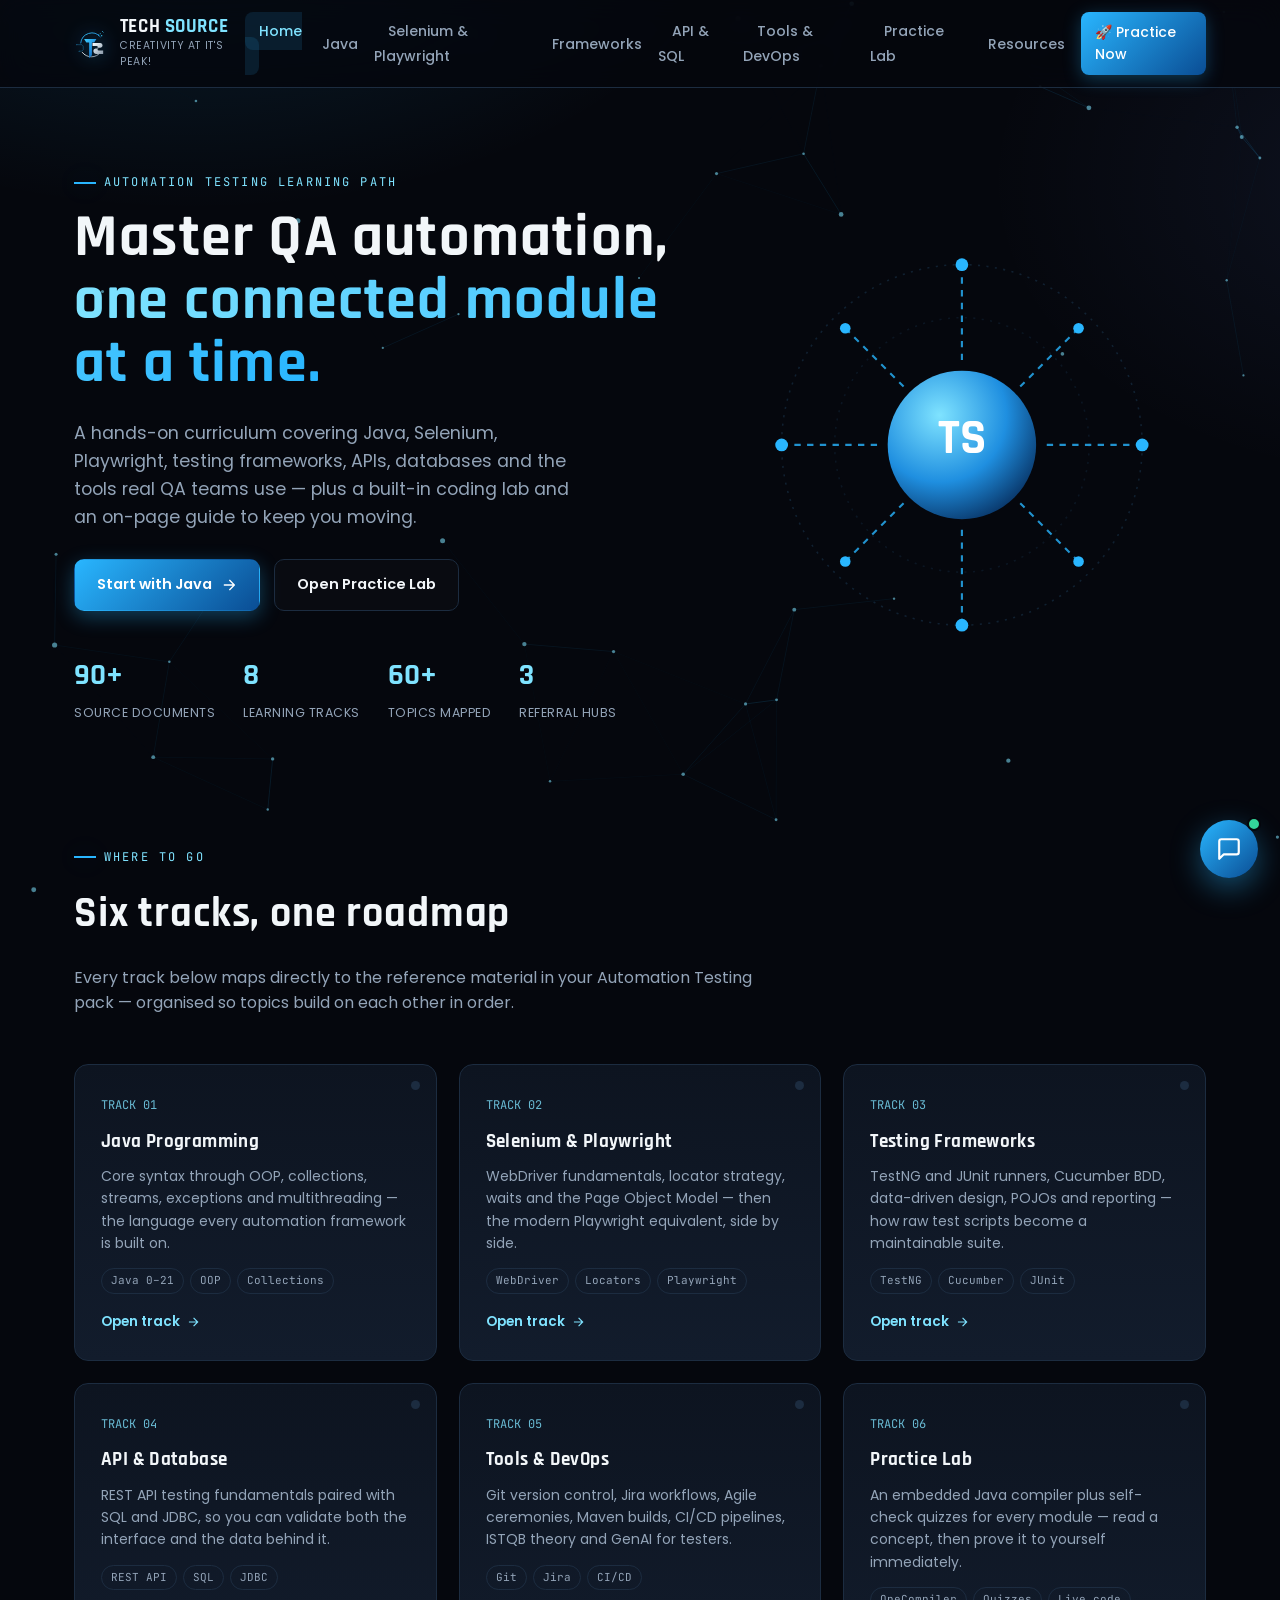
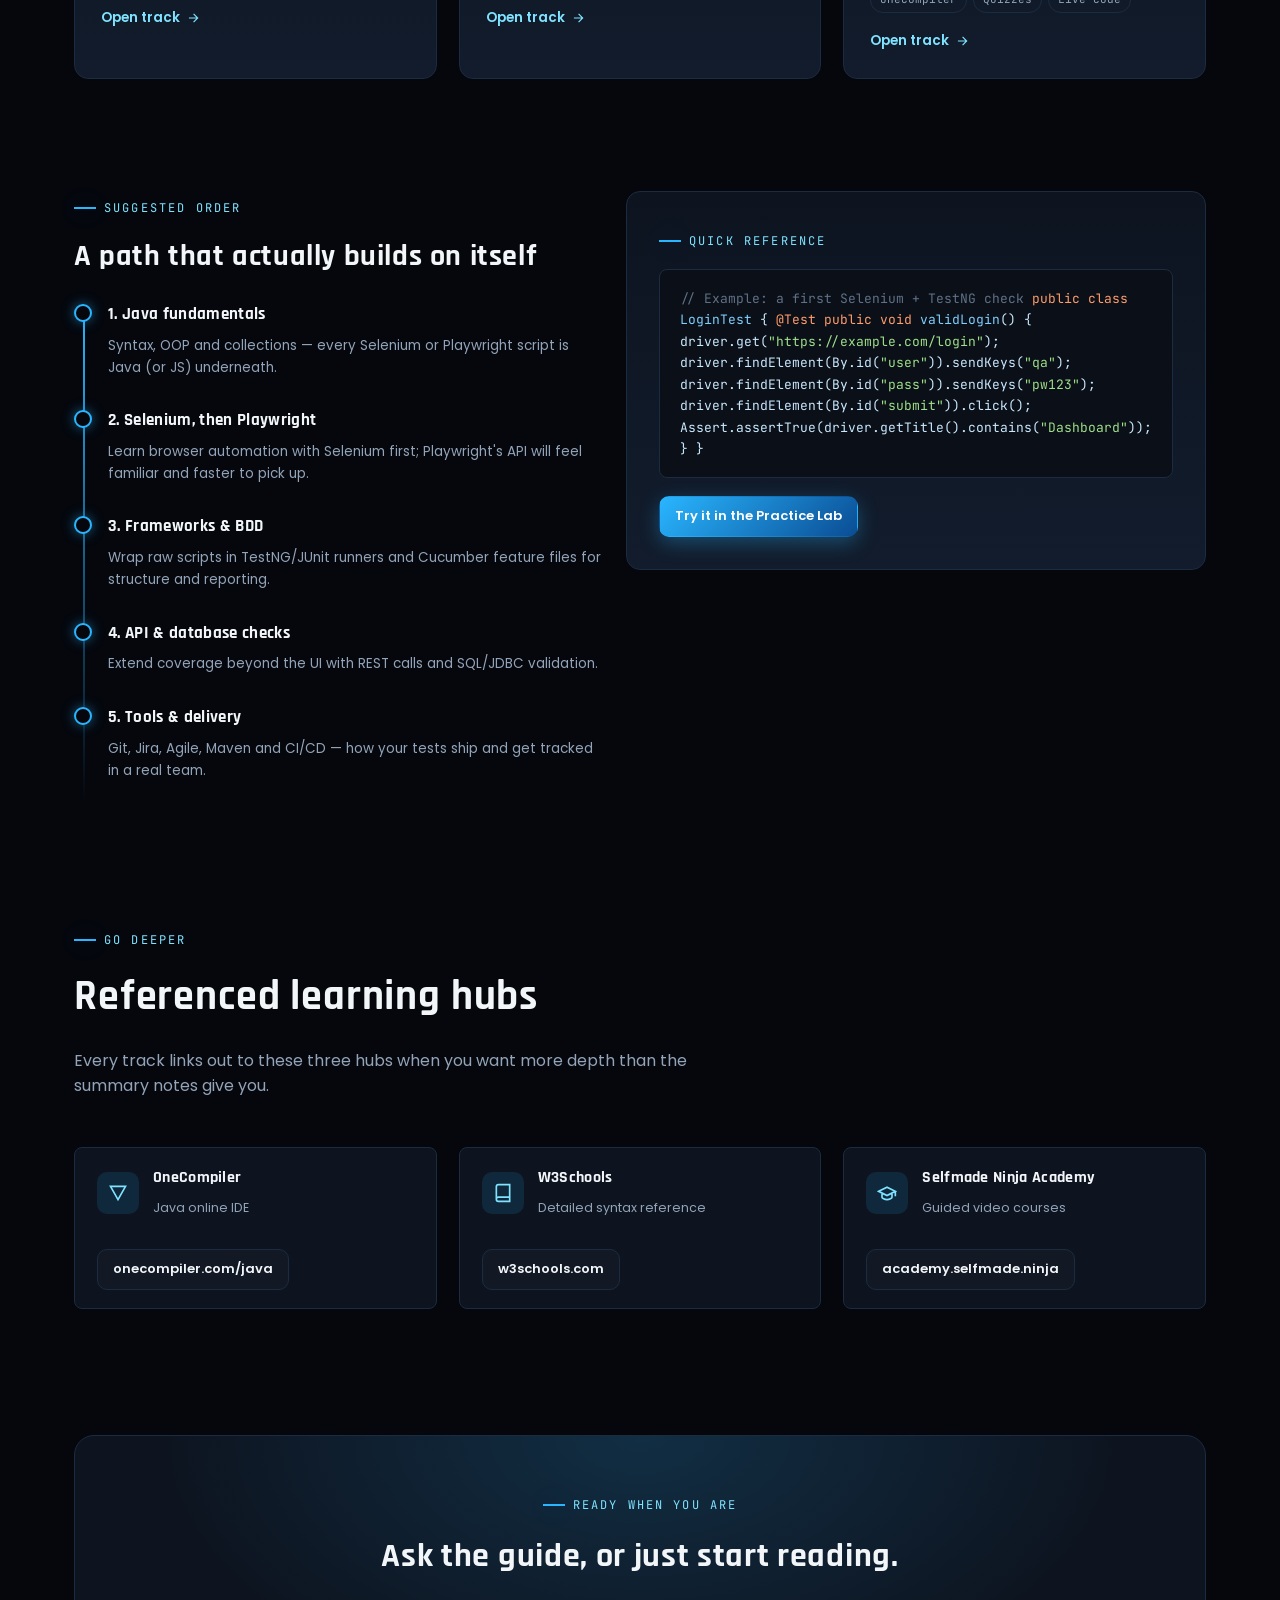
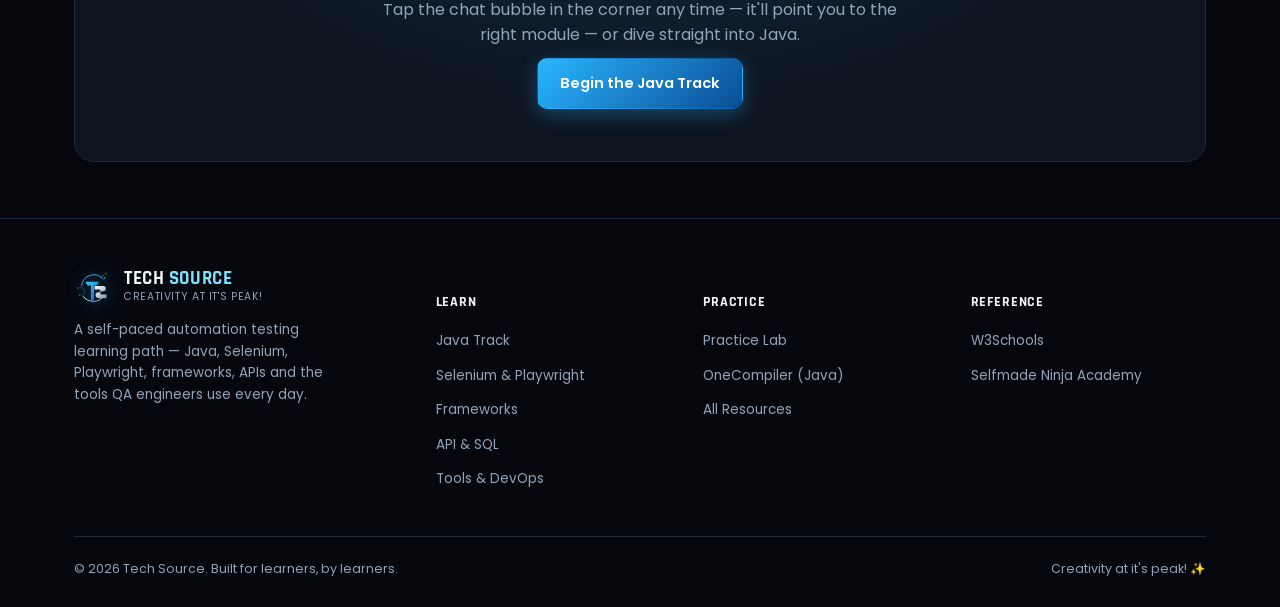
<file: TechSource/client/index.html>
<!doctype html>
<html lang="en">
<head>
<meta charset="UTF-8" />
<meta name="viewport" content="width=device-width, initial-scale=1.0" />
<title>Tech Source — Automation Testing Learning Path</title>
<meta name="description" content="Tech Source — a single-page automation testing learning path covering Java, Selenium, Playwright, frameworks, APIs, SQL and DevOps tools." />
<link rel="icon" type="image/svg+xml" href="data:image/svg+xml,%3Csvg xmlns='http://www.w3.org/2000/svg' viewBox='0 0 24 24'%3E%3Crect width='24' height='24' rx='5' fill='%2305070d'/%3E%3Ctext x='12' y='16' font-family='sans-serif' font-weight='700' font-size='11' fill='%2329b6ff' text-anchor='middle'%3ETS%3C/text%3E%3C/svg%3E" />
<link rel="stylesheet" href="main.css" />
</head>
<body>
<div id="circuit-bg"><canvas id="circuit-canvas" style="width:100%;height:100%;"></canvas></div>

  <header class="site-header">
    <nav class="nav">
      <a class="brand" href="#home" data-page-link>
        <svg class="mark" xmlns="http://www.w3.org/2000/svg" viewBox="0 0 640 600" role="img" aria-label="Tech Source mark">
  <defs>
    <linearGradient id="bg2" x1="0%" y1="0%" x2="100%" y2="100%">
      <stop offset="0%" stop-color="#3fd0ff"/>
      <stop offset="55%" stop-color="#1f8fe0"/>
      <stop offset="100%" stop-color="#0a4d94"/>
    </linearGradient>
    <linearGradient id="sg2" x1="0%" y1="0%" x2="100%" y2="100%">
      <stop offset="0%" stop-color="#ffffff"/>
      <stop offset="45%" stop-color="#c7d3dd"/>
      <stop offset="100%" stop-color="#8a99a8"/>
    </linearGradient>
  </defs>
  <path d="M120,300 A200,200 0 0 1 470,190" fill="none" stroke="url(#bg2)" stroke-width="16" stroke-linecap="round"/>
  <path d="M150,470 A200,200 0 0 0 470,470" fill="none" stroke="url(#sg2)" stroke-width="16" stroke-linecap="round"/>
  <g stroke="#2fb8ff" stroke-width="6" fill="none" opacity="0.9">
    <path d="M50,330 H140 L165,355 V420 L140,445 H90"/>
  </g>
  <g fill="#2fb8ff">
    <circle cx="50" cy="330" r="8"/>
    <circle cx="90" cy="445" r="8"/>
  </g>
  <g fill="#3fd0ff">
    <rect x="430" y="150" width="18" height="18"/>
    <rect x="460" y="128" width="15" height="15"/>
    <rect x="483" y="160" width="20" height="20"/>
    <rect x="500" y="90" width="14" height="14"/>
    <rect x="525" y="105" width="10" height="10"/>
  </g>
  <path d="M180,230 H400 L360,290 H320 V520 L270,570 V290 H220 Z" fill="url(#bg2)"/>
  <path d="M330,300 H470 Q510,300 510,345 Q510,380 470,385 H400 Q420,385 420,410 Q420,435 445,435 H520 V495 H400 Q345,495 345,440 Q345,405 385,400 H445 Q425,400 425,378 Q425,355 400,355 H330 Z" fill="url(#sg2)"/>
</svg>

        <span class="brand-text"><b>TECH <span>SOURCE</span></b><small>CREATIVITY AT IT'S PEAK!</small></span>
      </a>
      <button class="nav-toggle" aria-label="Toggle menu" aria-expanded="false">
        <svg viewBox="0 0 24 24" fill="none" stroke="currentColor" stroke-width="2" stroke-linecap="round" stroke-linejoin="round"><path d="M4 7h16M4 12h16M4 17h16"/></svg>
      </button>
      <ul class="nav-links">
          <li><a href="#home" data-page-link>Home</a></li>
          <li><a href="#java" data-page-link>Java</a></li>
          <li><a href="#selenium" data-page-link>Selenium &amp; Playwright</a></li>
          <li><a href="#frameworks" data-page-link>Frameworks</a></li>
          <li><a href="#api-db" data-page-link>API &amp; SQL</a></li>
          <li><a href="#devops" data-page-link>Tools &amp; DevOps</a></li>
          <li><a href="#practice" data-page-link>Practice Lab</a></li>
          <li><a href="#resources" data-page-link>Resources</a></li>
          <li><a class="nav-cta" href="#practice" data-page-link>🚀 Practice Now</a></li>
      </ul>
    </nav>
  </header>

  <div class="page" id="page-home" data-page="home" style="display:block;">
<!-- ============ HERO ============ -->
  <section class="hero">
    <div class="wrap hero-grid">
      <div class="reveal in">
        <div class="eyebrow">Automation Testing Learning Path</div>
        <h1>Master QA automation, <span class="grad">one connected module at a time.</span></h1>
        <p class="lead">A hands-on curriculum covering Java, Selenium, Playwright, testing frameworks, APIs, databases and the tools real QA teams use — plus a built-in coding lab and an on-page guide to keep you moving.</p>
        <div class="hero-actions">
          <a class="btn btn-primary" href="#java">Start with Java
            <svg viewBox="0 0 24 24" fill="none" stroke="currentColor" stroke-width="2" stroke-linecap="round" stroke-linejoin="round"><path d="M5 12h14M13 5l7 7-7 7"/></svg>
          </a>
          <a class="btn btn-ghost" href="#practice">Open Practice Lab</a>
        </div>
        <div class="hero-stats">
          <div class="stat"><b data-count="90" data-suffix="+">0</b><span>Source Documents</span></div>
          <div class="stat"><b data-count="8">0</b><span>Learning Tracks</span></div>
          <div class="stat"><b data-count="60" data-suffix="+">0</b><span>Topics Mapped</span></div>
          <div class="stat"><b data-count="3">0</b><span>Referral Hubs</span></div>
        </div>
      </div>
      <div class="hero-visual reveal in">
<svg viewBox="0 0 460 460" xmlns="http://www.w3.org/2000/svg">
  <g stroke="#1c3a54" stroke-width="1.5" fill="none">
    <circle cx="230" cy="230" r="170" stroke-dasharray="2 6" opacity=".5"/>
    <circle cx="230" cy="230" r="120" stroke-dasharray="2 6" opacity=".3"/>
  </g>
  <g class="trace" stroke="#29b6ff" stroke-width="2" fill="none" opacity=".8">
    <path d="M230,60 V150"/>
    <path d="M230,310 V400"/>
    <path d="M60,230 H150"/>
    <path d="M310,230 H400"/>
    <path d="M120,120 L175,175"/>
    <path d="M340,120 L285,175"/>
    <path d="M120,340 L175,285"/>
    <path d="M340,340 L285,285"/>
  </g>
  <g class="node" fill="#29b6ff">
    <circle cx="230" cy="60" r="6"/>
    <circle cx="230" cy="400" r="6"/>
    <circle cx="60" cy="230" r="6"/>
    <circle cx="400" cy="230" r="6"/>
    <circle cx="120" cy="120" r="5"/>
    <circle cx="340" cy="120" r="5"/>
    <circle cx="120" cy="340" r="5"/>
    <circle cx="340" cy="340" r="5"/>
  </g>
  <circle cx="230" cy="230" r="70" fill="url(#coreGrad)"/>
  <defs>
    <radialGradient id="coreGrad" cx="35%" cy="30%" r="75%">
      <stop offset="0%" stop-color="#7fe3ff"/>
      <stop offset="60%" stop-color="#1f8fe0"/>
      <stop offset="100%" stop-color="#0a3a6e"/>
    </radialGradient>
  </defs>
  <text x="230" y="238" text-anchor="middle" font-family="'Rajdhani',sans-serif" font-weight="700" font-size="46" fill="#ffffff">TS</text>
</svg>
</div>
    </div>
  </section>

  <!-- ============ TRACK OVERVIEW ============ -->
  <section class="section section-tight">
    <div class="wrap">
      <div class="section-head reveal">
        <div class="eyebrow">Where to go</div>
        <h2>Six tracks, one roadmap</h2>
        <p>Every track below maps directly to the reference material in your Automation Testing pack — organised so topics build on each other in order.</p>
      </div>
      <div class="grid grid-3">

        <div class="card reveal">
          <span class="status"></span>
          <span class="num">TRACK 01</span>
          <h3>Java Programming</h3>
          <p>Core syntax through OOP, collections, streams, exceptions and multithreading — the language every automation framework is built on.</p>
          <div class="tags"><span class="tag">Java 0–21</span><span class="tag">OOP</span><span class="tag">Collections</span></div>
          <a class="card-link" href="#java">Open track <svg viewBox="0 0 24 24" fill="none" stroke="currentColor" stroke-width="2"><path d="M5 12h14M13 5l7 7-7 7"/></svg></a>
        </div>

        <div class="card reveal">
          <span class="status"></span>
          <span class="num">TRACK 02</span>
          <h3>Selenium &amp; Playwright</h3>
          <p>WebDriver fundamentals, locator strategy, waits and the Page Object Model — then the modern Playwright equivalent, side by side.</p>
          <div class="tags"><span class="tag">WebDriver</span><span class="tag">Locators</span><span class="tag">Playwright</span></div>
          <a class="card-link" href="#selenium">Open track <svg viewBox="0 0 24 24" fill="none" stroke="currentColor" stroke-width="2"><path d="M5 12h14M13 5l7 7-7 7"/></svg></a>
        </div>

        <div class="card reveal">
          <span class="status"></span>
          <span class="num">TRACK 03</span>
          <h3>Testing Frameworks</h3>
          <p>TestNG and JUnit runners, Cucumber BDD, data-driven design, POJOs and reporting — how raw test scripts become a maintainable suite.</p>
          <div class="tags"><span class="tag">TestNG</span><span class="tag">Cucumber</span><span class="tag">JUnit</span></div>
          <a class="card-link" href="#frameworks">Open track <svg viewBox="0 0 24 24" fill="none" stroke="currentColor" stroke-width="2"><path d="M5 12h14M13 5l7 7-7 7"/></svg></a>
        </div>

        <div class="card reveal">
          <span class="status"></span>
          <span class="num">TRACK 04</span>
          <h3>API &amp; Database</h3>
          <p>REST API testing fundamentals paired with SQL and JDBC, so you can validate both the interface and the data behind it.</p>
          <div class="tags"><span class="tag">REST API</span><span class="tag">SQL</span><span class="tag">JDBC</span></div>
          <a class="card-link" href="#api-db">Open track <svg viewBox="0 0 24 24" fill="none" stroke="currentColor" stroke-width="2"><path d="M5 12h14M13 5l7 7-7 7"/></svg></a>
        </div>

        <div class="card reveal">
          <span class="status"></span>
          <span class="num">TRACK 05</span>
          <h3>Tools &amp; DevOps</h3>
          <p>Git version control, Jira workflows, Agile ceremonies, Maven builds, CI/CD pipelines, ISTQB theory and GenAI for testers.</p>
          <div class="tags"><span class="tag">Git</span><span class="tag">Jira</span><span class="tag">CI/CD</span></div>
          <a class="card-link" href="#devops">Open track <svg viewBox="0 0 24 24" fill="none" stroke="currentColor" stroke-width="2"><path d="M5 12h14M13 5l7 7-7 7"/></svg></a>
        </div>

        <div class="card reveal">
          <span class="status"></span>
          <span class="num">TRACK 06</span>
          <h3>Practice Lab</h3>
          <p>An embedded Java compiler plus self-check quizzes for every module — read a concept, then prove it to yourself immediately.</p>
          <div class="tags"><span class="tag">OneCompiler</span><span class="tag">Quizzes</span><span class="tag">Live code</span></div>
          <a class="card-link" href="#practice">Open track <svg viewBox="0 0 24 24" fill="none" stroke="currentColor" stroke-width="2"><path d="M5 12h14M13 5l7 7-7 7"/></svg></a>
        </div>

      </div>
    </div>
  </section>

  <!-- ============ SUGGESTED PATH ============ -->
  <section class="section section-tight">
    <div class="wrap grid grid-2" style="align-items:start;">
      <div class="reveal">
        <div class="eyebrow">Suggested order</div>
        <h2 style="font-size:30px;color:var(--silver-bright);margin-bottom:22px;">A path that actually builds on itself</h2>
        <div class="path">
          <div class="path-step">
            <h4>1. Java fundamentals</h4>
            <p>Syntax, OOP and collections — every Selenium or Playwright script is Java (or JS) underneath.</p>
          </div>
          <div class="path-step">
            <h4>2. Selenium, then Playwright</h4>
            <p>Learn browser automation with Selenium first; Playwright's API will feel familiar and faster to pick up.</p>
          </div>
          <div class="path-step">
            <h4>3. Frameworks &amp; BDD</h4>
            <p>Wrap raw scripts in TestNG/JUnit runners and Cucumber feature files for structure and reporting.</p>
          </div>
          <div class="path-step">
            <h4>4. API &amp; database checks</h4>
            <p>Extend coverage beyond the UI with REST calls and SQL/JDBC validation.</p>
          </div>
          <div class="path-step">
            <h4>5. Tools &amp; delivery</h4>
            <p>Git, Jira, Agile, Maven and CI/CD — how your tests ship and get tracked in a real team.</p>
          </div>
        </div>
      </div>
      <div class="reveal">
        <div class="card" style="padding:32px;">
          <div class="eyebrow" style="margin-bottom:18px;">Quick reference</div>
          <div class="code-block">
<span class="cm">// Example: a first Selenium + TestNG check</span>
<span class="kw">public class</span> <span class="fn">LoginTest</span> {
  <span class="kw">@Test</span>
  <span class="kw">public void</span> <span class="fn">validLogin</span>() {
    driver.get(<span class="str">"https://example.com/login"</span>);
    driver.findElement(By.id(<span class="str">"user"</span>)).sendKeys(<span class="str">"qa"</span>);
    driver.findElement(By.id(<span class="str">"pass"</span>)).sendKeys(<span class="str">"pw123"</span>);
    driver.findElement(By.id(<span class="str">"submit"</span>)).click();
    Assert.assertTrue(driver.getTitle().contains(<span class="str">"Dashboard"</span>));
  }
}</div>
          <a class="btn btn-primary btn-sm" style="margin-top:18px;" href="#practice">Try it in the Practice Lab</a>
        </div>
      </div>
    </div>
  </section>

  <!-- ============ REFERRAL STRIP ============ -->
  <section class="section section-tight">
    <div class="wrap">
      <div class="section-head reveal">
        <div class="eyebrow">Go deeper</div>
        <h2>Referenced learning hubs</h2>
        <p>Every track links out to these three hubs when you want more depth than the summary notes give you.</p>
      </div>
      <div class="grid grid-3 reveal">
        <div class="resource" style="flex-direction:column;align-items:flex-start;">
          <div class="r-left">
            <div class="r-icon"><svg viewBox="0 0 24 24" fill="none" stroke="currentColor" stroke-width="2"><path d="M12 20l9-16H3l9 16z"/></svg></div>
            <div><h4>OneCompiler</h4><span>Java online IDE</span></div>
          </div>
          <a class="btn btn-ghost btn-sm" style="margin-top:14px;" href="https://onecompiler.com/java" target="_blank" rel="noopener">onecompiler.com/java</a>
        </div>
        <div class="resource" style="flex-direction:column;align-items:flex-start;">
          <div class="r-left">
            <div class="r-icon"><svg viewBox="0 0 24 24" fill="none" stroke="currentColor" stroke-width="2"><path d="M4 19.5A2.5 2.5 0 0 1 6.5 17H20M4 4.5A2.5 2.5 0 0 1 6.5 2H20v20H6.5A2.5 2.5 0 0 1 4 19.5z"/></svg></div>
            <div><h4>W3Schools</h4><span>Detailed syntax reference</span></div>
          </div>
          <a class="btn btn-ghost btn-sm" style="margin-top:14px;" href="https://www.w3schools.com/" target="_blank" rel="noopener">w3schools.com</a>
        </div>
        <div class="resource" style="flex-direction:column;align-items:flex-start;">
          <div class="r-left">
            <div class="r-icon"><svg viewBox="0 0 24 24" fill="none" stroke="currentColor" stroke-width="2"><path d="M22 10v6M2 10l10-5 10 5-10 5-10-5zm4 2v5c0 1 3 3 6 3s6-2 6-3v-5"/></svg></div>
            <div><h4>Selfmade Ninja Academy</h4><span>Guided video courses</span></div>
          </div>
          <a class="btn btn-ghost btn-sm" style="margin-top:14px;" href="https://academy.selfmade.ninja/login" target="_blank" rel="noopener">academy.selfmade.ninja</a>
        </div>
      </div>
    </div>
  </section>

  <!-- ============ CTA ============ -->
  <section class="section section-tight">
    <div class="wrap">
      <div class="cta-band reveal">
        <div class="eyebrow" style="justify-content:center;">Ready when you are</div>
        <h2>Ask the guide, or just start reading.</h2>
        <p style="max-width:520px;margin:10px auto 0;">Tap the chat bubble in the corner any time — it'll point you to the right module — or dive straight into Java.</p>
        <a class="btn btn-primary" href="#java">Begin the Java Track</a>
      </div>
    </div>
  </section>
  </div>

  <div class="page" id="page-java" data-page="java" style="display:none;">
<section class="page-hero">
    <div class="wrap">
      <div class="breadcrumb"><a href="#home">Home</a> / <span>Java Track</span></div>
      <h1>Java Programming</h1>
      <p>Fourteen modules from first program to streams and concurrency — the language foundation for Selenium, Playwright, TestNG and every framework further along the path. Source material: <code class="mono">Java0–Java21.pdf</code>.</p>
      <div class="hero-actions">
        <a class="btn btn-primary" href="https://onecompiler.com/java" target="_blank" rel="noopener">Open Java Compiler ↗</a>
        <a class="btn btn-ghost" href="https://www.w3schools.com/java/" target="_blank" rel="noopener">W3Schools Java Reference ↗</a>
      </div>
    </div>
  </section>

  <section class="section">
    <div class="wrap">
      <div class="section-head reveal">
        <div class="eyebrow">14 modules · sequential</div>
        <h2>Work through them in order</h2>
        <p>Each module builds on the last — collections assume you're comfortable with loops and arrays, streams assume lambdas, and so on.</p>
      </div>
      <div class="grid grid-3">
        <div class="card reveal">
          <span class="num">MODULE 01</span>
          <h3>Java Basics &amp; Setup</h3>
          <p>JDK installation, JVM/JRE roles, writing and running your first program, and how compilation actually works.</p>
          <ul class="mini-list"><li><li>JDK / JRE / JVM</li></li><li>Structure of a Java program</li><li>Compiling &amp; running from the command line</li></ul>
          <div class="tags"><span class="tag">Core</span><span class="tag">Beginner</span></div>
        </div>
        <div class="card reveal">
          <span class="num">MODULE 02</span>
          <h3>Variables &amp; Data Types</h3>
          <p>Primitive types, type casting, operators and expressions — the building blocks of every statement you'll write.</p>
          <ul class="mini-list"><li>Primitive vs reference types</li><li>Type casting &amp; conversion</li><li>Arithmetic, relational &amp; logical operators</li></ul>
          <div class="tags"><span class="tag">Core</span><span class="tag">Beginner</span></div>
        </div>
        <div class="card reveal">
          <span class="num">MODULE 03</span>
          <h3>Control Flow &amp; Loops</h3>
          <p>Decision-making and repetition — if/else, switch, for, while and do-while, plus break/continue.</p>
          <ul class="mini-list"><li>if / else if / switch</li><li>for, while, do-while</li><li>break, continue, labeled loops</li></ul>
          <div class="tags"><span class="tag">Core</span></div>
        </div>
        <div class="card reveal">
          <span class="num">MODULE 04</span>
          <h3>Arrays &amp; Strings</h3>
          <p>Fixed-size collections and Java's immutable String class, including the String pool and common methods.</p>
          <ul class="mini-list"><li>1D &amp; 2D arrays</li><li>String immutability &amp; the String pool</li><li>StringBuilder / StringBuffer</li></ul>
          <div class="tags"><span class="tag">Core</span></div>
        </div>
        <div class="card reveal">
          <span class="num">MODULE 05</span>
          <h3>OOP: Classes &amp; Objects</h3>
          <p>The foundation of Java design — encapsulating state and behaviour into reusable, testable units.</p>
          <ul class="mini-list"><li>Class vs object</li><li>Constructors &amp; the `this` keyword</li><li>Access modifiers</li></ul>
          <div class="tags"><span class="tag">OOP</span></div>
        </div>
        <div class="card reveal">
          <span class="num">MODULE 06</span>
          <h3>Inheritance &amp; Polymorphism</h3>
          <p>Reusing and extending behaviour — a core skill for building Page Object classes in automation frameworks.</p>
          <ul class="mini-list"><li>extends &amp; super</li><li>Method overriding vs overloading</li><li>Runtime vs compile-time polymorphism</li></ul>
          <div class="tags"><span class="tag">OOP</span></div>
        </div>
        <div class="card reveal">
          <span class="num">MODULE 07</span>
          <h3>Abstraction &amp; Interfaces</h3>
          <p>Designing contracts your code must follow — essential for driver wrappers and framework design.</p>
          <ul class="mini-list"><li>Abstract classes vs interfaces</li><li>Default &amp; static interface methods</li><li>Functional interfaces</li></ul>
          <div class="tags"><span class="tag">OOP</span></div>
        </div>
        <div class="card reveal">
          <span class="num">MODULE 08</span>
          <h3>Exception Handling</h3>
          <p>Writing resilient automation code that fails gracefully and reports the real root cause.</p>
          <ul class="mini-list"><li>try / catch / finally</li><li>Checked vs unchecked exceptions</li><li>Custom exceptions</li></ul>
          <div class="tags"><span class="tag">Core</span><span class="tag">Reliability</span></div>
        </div>
        <div class="card reveal">
          <span class="num">MODULE 09</span>
          <h3>Collections Framework</h3>
          <p>List, Set and Map — how test data, results and locators are stored and iterated in real frameworks.</p>
          <ul class="mini-list"><li>List, Set, Map, Queue</li><li>Iterators &amp; enhanced for-loops</li><li>Comparable vs Comparator</li></ul>
          <div class="tags"><span class="tag">Core</span><span class="tag">Data</span></div>
        </div>
        <div class="card reveal">
          <span class="num">MODULE 10</span>
          <h3>Generics</h3>
          <p>Type-safe, reusable code — used heavily in framework utilities and custom test data builders.</p>
          <ul class="mini-list"><li>Generic classes &amp; methods</li><li>Bounded type parameters</li><li>Wildcards</li></ul>
          <div class="tags"><span class="tag">Intermediate</span></div>
        </div>
        <div class="card reveal">
          <span class="num">MODULE 11</span>
          <h3>Lambda Expressions</h3>
          <p>Concise, functional-style code that modern frameworks (and Streams) rely on.</p>
          <ul class="mini-list"><li>Lambda syntax</li><li>Functional interfaces revisited</li><li>Method references</li></ul>
          <div class="tags"><span class="tag">Intermediate</span></div>
        </div>
        <div class="card reveal">
          <span class="num">MODULE 12</span>
          <h3>Stream API</h3>
          <p>Declarative data processing — filtering, mapping and collecting test data without manual loops.</p>
          <ul class="mini-list"><li>filter / map / reduce</li><li>Collectors</li><li>Parallel streams</li></ul>
          <div class="tags"><span class="tag">Intermediate</span></div>
        </div>
        <div class="card reveal">
          <span class="num">MODULE 13</span>
          <h3>Multithreading Basics</h3>
          <p>Understanding concurrency — relevant for parallel test execution in TestNG and Selenium Grid.</p>
          <ul class="mini-list"><li>Thread vs Runnable</li><li>Synchronization basics</li><li>Why parallel test runs need this</li></ul>
          <div class="tags"><span class="tag">Advanced</span></div>
        </div>
        <div class="card reveal">
          <span class="num">MODULE 14</span>
          <h3>File I/O</h3>
          <p>Reading configuration, test data and writing reports — a daily task in any automation project.</p>
          <ul class="mini-list"><li>Reading/writing files</li><li>Properties files for config</li><li>Working with CSV/Excel data</li></ul>
          <div class="tags"><span class="tag">Advanced</span></div>
        </div>
      </div>
    </div>
  </section>

  <section class="section section-tight">
    <div class="wrap">
      <div class="section-head reveal">
        <div class="eyebrow">Try it</div>
        <h2>A quick OOP example</h2>
      </div>
      <div class="code-block reveal">
<span class="cm">// Encapsulation + inheritance, the pattern behind most Page Objects</span>
<span class="kw">class</span> <span class="fn">Vehicle</span> {
  <span class="kw">protected</span> String name;
  <span class="fn">Vehicle</span>(String name) { <span class="kw">this</span>.name = name; }
  <span class="kw">public void</span> <span class="fn">describe</span>() {
    System.out.println(name + <span class="str">" is moving"</span>);
  }
}

<span class="kw">class</span> <span class="fn">Car</span> <span class="kw">extends</span> Vehicle {
  <span class="fn">Car</span>(String name) { <span class="kw">super</span>(name); }
  <span class="kw">@Override</span>
  <span class="kw">public void</span> <span class="fn">describe</span>() {
    System.out.println(name + <span class="str">" drives on the road"</span>);
  }
}

<span class="kw">public class</span> <span class="fn">Main</span> {
  <span class="kw">public static void</span> <span class="fn">main</span>(String[] args) {
    Vehicle v = <span class="kw">new</span> Car(<span class="str">"Sedan"</span>);
    v.describe(); <span class="cm">// polymorphic call</span>
  }
}</div>
      <a class="btn btn-silver btn-sm reveal" style="margin-top:16px;" href="#practice">Run examples like this in the Practice Lab →</a>
    </div>
  </section>

  <section class="section section-tight">
    <div class="wrap">
      <div class="section-head reveal">
        <div class="eyebrow">Self-check</div>
        <h2>Java quick quiz</h2>
      </div>
      <div class="quiz-card reveal" data-quiz='[
        {"q":"Which keyword lets a subclass reuse a parent class?","options":["extends","implements","this","super"],"answer":0},
        {"q":"Which collection stores unique elements only?","options":["List","Map","Set","Queue"],"answer":2},
        {"q":"What does the JVM do?","options":["Compiles .java to .class","Executes bytecode on the host OS","Manages Git repositories","Runs SQL queries"],"answer":1},
        {"q":"Which is a checked exception?","options":["NullPointerException","ArithmeticException","IOException","ArrayIndexOutOfBoundsException"],"answer":2},
        {"q":"Streams are best described as:","options":["A way to store files on disk","A declarative way to process collections","A threading API","A database connector"],"answer":1}
      ]'></div>
    </div>
  </section>
  </div>

  <div class="page" id="page-selenium" data-page="selenium" style="display:none;">
<section class="page-hero">
    <div class="wrap">
      <div class="breadcrumb"><a href="#home">Home</a> / <span>Selenium &amp; Playwright</span></div>
      <h1>Browser Automation: Selenium &amp; Playwright</h1>
      <p>Learn classic WebDriver-based automation with Selenium, then see how Playwright solves the same problems with a modern, auto-waiting API. Source material: <code class="mono">Selenium1–21.pdf, Playwright01–17.pdf</code>.</p>
      <div class="hero-actions">
        <a class="btn btn-primary" href="#practice">Practice locator syntax</a>
        <a class="btn btn-ghost" href="https://academy.selfmade.ninja/login" target="_blank" rel="noopener">Selfmade Ninja Academy ↗</a>
      </div>
    </div>
  </section>

  <section class="section">
    <div class="wrap">
      <div class="section-head reveal">
        <div class="eyebrow">Selenium · 7 modules</div>
        <h2>WebDriver, the classic standard</h2>
        <p>Still the most widely deployed browser automation tool — and the mental model every other tool borrows from.</p>
      </div>
      <div class="grid grid-3">
        <div class="card reveal">
          <span class="num">MODULE S1</span>
          <h3>WebDriver Fundamentals</h3>
          <p>Setting up Selenium WebDriver, browser drivers, and the WebDriver architecture.</p>
          <ul class="mini-list"><li>Selenium architecture</li><li>Driver managers</li><li>Launching browsers</li></ul>
          <div class="tags"><span class="tag">Setup</span></div>
        </div>
        <div class="card reveal">
          <span class="num">MODULE S2</span>
          <h3>Locator Strategies</h3>
          <p>Finding elements reliably — the single most important Selenium skill.</p>
          <ul class="mini-list"><li>id, name, className, css</li><li>XPath (absolute vs relative)</li><li>Choosing a resilient locator</li></ul>
          <div class="tags"><span class="tag">Core</span></div>
        </div>
        <div class="card reveal">
          <span class="num">MODULE S3</span>
          <h3>Waits</h3>
          <p>Handling timing issues between the browser and your test — the #1 source of flaky tests.</p>
          <ul class="mini-list"><li>Implicit vs explicit waits</li><li>FluentWait</li><li>Avoiding Thread.sleep()</li></ul>
          <div class="tags"><span class="tag">Reliability</span></div>
        </div>
        <div class="card reveal">
          <span class="num">MODULE S4</span>
          <h3>Actions &amp; Interactions</h3>
          <p>Simulating real user behaviour: clicks, drags, hovers and keyboard input.</p>
          <ul class="mini-list"><li>Actions class</li><li>Drag-and-drop</li><li>Keyboard &amp; mouse events</li></ul>
          <div class="tags"><span class="tag">Core</span></div>
        </div>
        <div class="card reveal">
          <span class="num">MODULE S5</span>
          <h3>Alerts, Frames &amp; Windows</h3>
          <p>Handling the browser chrome that sits outside the normal DOM tree.</p>
          <ul class="mini-list"><li>JavaScript alerts</li><li>iframes</li><li>Multiple windows/tabs</li></ul>
          <div class="tags"><span class="tag">Core</span></div>
        </div>
        <div class="card reveal">
          <span class="num">MODULE S6</span>
          <h3>Page Object Model</h3>
          <p>Structuring locators and actions into maintainable, reusable page classes.</p>
          <ul class="mini-list"><li>POM structure</li><li>PageFactory</li><li>Reducing duplication</li></ul>
          <div class="tags"><span class="tag">Framework</span></div>
        </div>
        <div class="card reveal">
          <span class="num">MODULE S7</span>
          <h3>Grid &amp; Cross-browser</h3>
          <p>Running the same suite across browsers and machines in parallel.</p>
          <ul class="mini-list"><li>Selenium Grid basics</li><li>Headless execution</li><li>Cross-browser strategy</li></ul>
          <div class="tags"><span class="tag">Scale</span></div>
        </div>
      </div>
    </div>
  </section>

  <section class="section section-tight" id="playwright">
    <div class="wrap">
      <div class="section-head reveal">
        <div class="eyebrow">Playwright · 7 modules</div>
        <h2>The modern alternative</h2>
        <p>Built by Microsoft for speed and reliability — auto-waiting, network interception and a trace viewer are built in from day one.</p>
      </div>
      <div class="grid grid-3">
        <div class="card reveal">
          <span class="num">MODULE P1</span>
          <h3>Playwright Setup</h3>
          <p>Installing Playwright and understanding its browser-context model.</p>
          <ul class="mini-list"><li>Install &amp; project init</li><li>Browser, context, page</li><li>Codegen tool</li></ul>
          <div class="tags"><span class="tag">Setup</span></div>
        </div>
        <div class="card reveal">
          <span class="num">MODULE P2</span>
          <h3>Locators &amp; Auto-waiting</h3>
          <p>Playwright's built-in smart waiting removes most of the flakiness Selenium tests fight.</p>
          <ul class="mini-list"><li>get_by_role / get_by_text</li><li>Auto-waiting explained</li><li>Strict mode</li></ul>
          <div class="tags"><span class="tag">Core</span></div>
        </div>
        <div class="card reveal">
          <span class="num">MODULE P3</span>
          <h3>Actions &amp; Assertions</h3>
          <p>Interacting with the page and validating outcomes with web-first assertions.</p>
          <ul class="mini-list"><li>click, fill, check</li><li>expect() assertions</li><li>Retrying assertions</li></ul>
          <div class="tags"><span class="tag">Core</span></div>
        </div>
        <div class="card reveal">
          <span class="num">MODULE P4</span>
          <h3>Fixtures &amp; POM</h3>
          <p>Structuring a maintainable Playwright suite with fixtures and page objects.</p>
          <ul class="mini-list"><li>Custom fixtures</li><li>Page Object Model in Playwright</li><li>Test hooks</li></ul>
          <div class="tags"><span class="tag">Framework</span></div>
        </div>
        <div class="card reveal">
          <span class="num">MODULE P5</span>
          <h3>API Testing &amp; Interception</h3>
          <p>Playwright can call and mock network requests directly — no extra library needed.</p>
          <ul class="mini-list"><li>request context</li><li>Network interception</li><li>Mocking responses</li></ul>
          <div class="tags"><span class="tag">API</span></div>
        </div>
        <div class="card reveal">
          <span class="num">MODULE P6</span>
          <h3>Debugging &amp; Trace Viewer</h3>
          <p>Playwright's built-in tooling for diagnosing failures fast.</p>
          <ul class="mini-list"><li>Trace viewer</li><li>Screenshots &amp; video</li><li>Inspector &amp; codegen</li></ul>
          <div class="tags"><span class="tag">Reliability</span></div>
        </div>
        <div class="card reveal">
          <span class="num">MODULE P7</span>
          <h3>Parallel Execution &amp; CI</h3>
          <p>Running fast, reliable suites in a pipeline.</p>
          <ul class="mini-list"><li>Sharding &amp; workers</li><li>CI integration</li><li>Reporting</li></ul>
          <div class="tags"><span class="tag">Scale</span></div>
        </div>
      </div>
    </div>
  </section>

  <section class="section section-tight">
    <div class="wrap">
      <div class="section-head reveal">
        <div class="eyebrow">Side by side</div>
        <h2>Same action, two tools</h2>
      </div>
      <div class="grid grid-2 reveal">
        <div>
          <div class="eyebrow">Selenium (Java)</div>
          <div class="code-block">
WebDriverWait wait = <span class="kw">new</span> WebDriverWait(driver, Duration.ofSeconds(10));
WebElement btn = wait.until(
  ExpectedConditions.elementToBeClickable(By.id(<span class="str">"submit"</span>))
);
btn.click();</div>
        </div>
        <div>
          <div class="eyebrow">Playwright (Java)</div>
          <div class="code-block">
page.getByRole(AriaRole.BUTTON,
  <span class="kw">new</span> Page.GetByRoleOptions().setName(<span class="str">"Submit"</span>))
  .click(); <span class="cm">// auto-waits, no explicit wait needed</span></div>
        </div>
      </div>
    </div>
  </section>

  <section class="section section-tight">
    <div class="wrap">
      <div class="section-head reveal">
        <div class="eyebrow">Self-check</div>
        <h2>Selenium &amp; Playwright quick quiz</h2>
      </div>
      <div class="quiz-card reveal" data-quiz='[
        {"q":"Which wait type polls at a fixed interval until a condition or timeout?","options":["Implicit wait","FluentWait","Thread.sleep","Page.wait"],"answer":1},
        {"q":"What pattern keeps locators and actions organized per page?","options":["Singleton Pattern","Page Object Model","Factory Method","Observer Pattern"],"answer":1},
        {"q":"What is Playwright known for that reduces flaky waits?","options":["Manual sleeps","Auto-waiting","Slower execution","No locator support"],"answer":1},
        {"q":"Which Selenium feature runs tests across multiple machines/browsers?","options":["Selenium Grid","Selenium IDE","WebDriverWait","Actions class"],"answer":0},
        {"q":"Playwright'\''s trace viewer is mainly used for:","options":["Writing test data","Debugging failed runs","Compiling Java","Managing Jira tickets"],"answer":1}
      ]'></div>
    </div>
  </section>
  </div>

  <div class="page" id="page-frameworks" data-page="frameworks" style="display:none;">
<section class="page-hero">
    <div class="wrap">
      <div class="breadcrumb"><a href="#home">Home</a> / <span>Frameworks</span></div>
      <h1>Testing Frameworks</h1>
      <p>Raw Selenium or Playwright scripts become a real automation project once they're organised — this is the "how it all fits together" track. Source material: <code class="mono">Frameworks.pdf, Frameworks TestNG/JUnit/Cucumber/Data driven.pdf, Pojo.pdf, Reports.pdf, FILO.pdf</code>.</p>
      <div class="hero-actions">
        <a class="btn btn-primary" href="#practice">Practice framework code</a>
        <a class="btn btn-ghost" href="#api-db">Next: API &amp; SQL →</a>
      </div>
    </div>
  </section>

  <section class="section">
    <div class="wrap">
      <div class="grid grid-4">
        <div class="card reveal">
          <span class="num">FW · TestNG</span>
          <h3>TestNG Runner</h3>
          <p>The most common Java test runner for Selenium suites — annotations, grouping and parallelism.</p>
          <ul class="mini-list"><li>@Test, @BeforeMethod, @AfterMethod</li><li>Test groups &amp; priorities</li><li>testng.xml suite files</li><li>Parallel execution</li></ul>
          <div class="tags"><span class="tag">Runner</span></div>
        </div>
        <div class="card reveal">
          <span class="num">FW · JUnit</span>
          <h3>JUnit Runner</h3>
          <p>The default Java testing framework, often paired with Maven/Gradle builds.</p>
          <ul class="mini-list"><li>@Test, @BeforeEach, @AfterEach</li><li>Assertions &amp; assumptions</li><li>JUnit 4 vs JUnit 5</li></ul>
          <div class="tags"><span class="tag">Runner</span></div>
        </div>
        <div class="card reveal">
          <span class="num">FW · Cucumber</span>
          <h3>Cucumber &amp; BDD</h3>
          <p>Behaviour-Driven Development — writing tests as readable Gherkin scenarios non-technical stakeholders can review.</p>
          <ul class="mini-list"><li>Feature files &amp; Gherkin syntax</li><li>Step definitions</li><li>Scenario outlines &amp; data tables</li></ul>
          <div class="tags"><span class="tag">BDD</span></div>
        </div>
        <div class="card reveal">
          <span class="num">FW · Data Driven</span>
          <h3>Data-Driven Framework</h3>
          <p>Running the same test logic against many data sets, sourced from Excel, CSV or databases.</p>
          <ul class="mini-list"><li>Parameterized tests</li><li>@DataProvider (TestNG)</li><li>External data sources</li></ul>
          <div class="tags"><span class="tag">Framework</span></div>
        </div>
        <div class="card reveal">
          <span class="num">FW · POJO</span>
          <h3>POJO &amp; Data Modeling</h3>
          <p>Plain Old Java Objects used to model test data and API request/response payloads cleanly.</p>
          <ul class="mini-list"><li>POJO conventions</li><li>Getters/setters &amp; builders</li><li>Mapping JSON to POJOs</li></ul>
          <div class="tags"><span class="tag">Design</span></div>
        </div>
        <div class="card reveal">
          <span class="num">FW · Reports</span>
          <h3>Reporting</h3>
          <p>Turning raw test results into readable, shareable reports for the whole team.</p>
          <ul class="mini-list"><li>ExtentReports basics</li><li>TestNG default reports</li><li>Attaching screenshots on failure</li></ul>
          <div class="tags"><span class="tag">Delivery</span></div>
        </div>
        <div class="card reveal">
          <span class="num">FW · Design</span>
          <h3>Framework Architecture</h3>
          <p>How the pieces fit together — drivers, POM, data, config and reporting as one cohesive project.</p>
          <ul class="mini-list"><li>Project structure</li><li>Config management</li><li>Utility &amp; helper layers</li></ul>
          <div class="tags"><span class="tag">Framework</span></div>
        </div>
        <div class="card reveal">
          <span class="num">FW · FILO</span>
          <h3>FILO / Design Patterns</h3>
          <p>Common data-structure and design-pattern concepts that show up in framework code.</p>
          <ul class="mini-list"><li>Stack (FILO) concept</li><li>Singleton for driver management</li><li>Factory pattern for browsers</li></ul>
          <div class="tags"><span class="tag">Design</span></div>
        </div>
      </div>
    </div>
  </section>

  <section class="section section-tight">
    <div class="wrap">
      <div class="section-head reveal">
        <div class="eyebrow">Snapshot</div>
        <h2>A Cucumber scenario, end to end</h2>
      </div>
      <div class="grid grid-2 reveal">
        <div>
          <div class="eyebrow">login.feature</div>
          <div class="code-block">
<span class="kw">Feature:</span> User login

  <span class="kw">Scenario:</span> Successful login with valid credentials
    <span class="kw">Given</span> the user is on the login page
    <span class="kw">When</span> they enter valid credentials
    <span class="kw">And</span> click the submit button
    <span class="kw">Then</span> the dashboard should be displayed</div>
        </div>
        <div>
          <div class="eyebrow">LoginSteps.java</div>
          <div class="code-block">
<span class="kw">@Given</span>(<span class="str">"the user is on the login page"</span>)
<span class="kw">public void</span> <span class="fn">openLogin</span>() { driver.get(LOGIN_URL); }

<span class="kw">@When</span>(<span class="str">"they enter valid credentials"</span>)
<span class="kw">public void</span> <span class="fn">enterCreds</span>() { loginPage.login(<span class="str">"qa"</span>, <span class="str">"pw123"</span>); }

<span class="kw">@Then</span>(<span class="str">"the dashboard should be displayed"</span>)
<span class="kw">public void</span> <span class="fn">verifyDashboard</span>() {
  Assert.assertTrue(dashboardPage.isDisplayed());
}</div>
        </div>
      </div>
    </div>
  </section>

  <section class="section section-tight">
    <div class="wrap">
      <div class="section-head reveal">
        <div class="eyebrow">Self-check</div>
        <h2>Frameworks quick quiz</h2>
      </div>
      <div class="quiz-card reveal" data-quiz='[
        {"q":"Gherkin syntax (Given/When/Then) is used by which tool?","options":["TestNG","JUnit","Cucumber","Maven"],"answer":2},
        {"q":"Which TestNG annotation supplies multiple data sets to one test?","options":["@Test","@DataProvider","@BeforeMethod","@Factory"],"answer":1},
        {"q":"POJO stands for:","options":["Plain Old Java Object","Page Object JSON","Public Object Java API","Parsed Object JavaScript"],"answer":0},
        {"q":"What is a common Java library for generating HTML test reports?","options":["ExtentReports","Log4j","Mockito","JDBC"],"answer":0},
        {"q":"Which design pattern is often used to manage a single WebDriver instance?","options":["Observer","Singleton","Decorator","Adapter"],"answer":1}
      ]'></div>
    </div>
  </section>
  </div>

  <div class="page" id="page-api-db" data-page="api-db" style="display:none;">
<section class="page-hero">
    <div class="wrap">
      <div class="breadcrumb"><a href="#home">Home</a> / <span>API &amp; SQL</span></div>
      <h1>API &amp; Database Testing</h1>
      <p>The UI is only one layer — this track covers validating REST APIs directly and querying the database to confirm the data underneath is correct. Source material: <code class="mono">API.pdf, API1.pdf, SQL.pdf, JDBC.pdf</code>.</p>
      <div class="hero-actions">
        <a class="btn btn-primary" href="#practice">Practice Java + JDBC snippets</a>
        <a class="btn btn-ghost" href="#devops">Next: Tools &amp; DevOps →</a>
      </div>
    </div>
  </section>

  <section class="section">
    <div class="wrap">
      <div class="grid grid-3">
        <div class="card reveal">
          <span class="num">API · 01</span>
          <h3>REST Fundamentals</h3>
          <p>HTTP methods, status codes and the request/response cycle every API test relies on.</p>
          <ul class="mini-list"><li>GET, POST, PUT, DELETE</li><li>Status codes (2xx–5xx)</li><li>Headers, params &amp; body</li></ul>
          <div class="tags"><span class="tag">API</span></div>
        </div>
        <div class="card reveal">
          <span class="num">API · 02</span>
          <h3>API Test Automation</h3>
          <p>Automating API checks in Java — validating structure, status and business logic.</p>
          <ul class="mini-list"><li>Request builders</li><li>Response validation</li><li>Chaining requests (auth token → call)</li></ul>
          <div class="tags"><span class="tag">API</span></div>
        </div>
        <div class="card reveal">
          <span class="num">SQL · 01</span>
          <h3>SQL Fundamentals</h3>
          <p>The queries every tester needs for backend data validation.</p>
          <ul class="mini-list"><li>SELECT, WHERE, ORDER BY</li><li>JOINs (inner/left/right)</li><li>Aggregate functions &amp; GROUP BY</li></ul>
          <div class="tags"><span class="tag">Database</span></div>
        </div>
        <div class="card reveal">
          <span class="num">SQL · 02</span>
          <h3>SQL for Testers</h3>
          <p>Applying SQL specifically to validate what the UI or API claims is true.</p>
          <ul class="mini-list"><li>Data setup &amp; teardown</li><li>Verifying UI actions against DB state</li><li>Common pitfalls in test queries</li></ul>
          <div class="tags"><span class="tag">Database</span></div>
        </div>
        <div class="card reveal">
          <span class="num">JDBC · 01</span>
          <h3>JDBC Basics</h3>
          <p>Connecting Java code directly to a database to automate backend validation.</p>
          <ul class="mini-list"><li>DriverManager &amp; Connection</li><li>Statement vs PreparedStatement</li><li>ResultSet handling</li></ul>
          <div class="tags"><span class="tag">Database</span><span class="tag">Java</span></div>
        </div>
      </div>
    </div>
  </section>

  <section class="section section-tight">
    <div class="wrap">
      <div class="section-head reveal">
        <div class="eyebrow">Snapshot</div>
        <h2>Validating an API, then the database</h2>
      </div>
      <div class="grid grid-2 reveal">
        <div>
          <div class="eyebrow">API assertion (RestAssured-style)</div>
          <div class="code-block">
given()
  .header(<span class="str">"Authorization"</span>, <span class="str">"Bearer "</span> + token)
.when()
  .get(<span class="str">"/api/users/42"</span>)
.then()
  .statusCode(200)
  .body(<span class="str">"name"</span>, equalTo(<span class="str">"Ada Lovelace"</span>));</div>
        </div>
        <div>
          <div class="eyebrow">JDBC cross-check</div>
          <div class="code-block">
String sql = <span class="str">"SELECT name FROM users WHERE id = ?"</span>;
<span class="kw">try</span> (PreparedStatement ps = conn.prepareStatement(sql)) {
  ps.setInt(1, 42);
  ResultSet rs = ps.executeQuery();
  <span class="kw">if</span> (rs.next()) {
    Assert.assertEquals(rs.getString(<span class="str">"name"</span>), <span class="str">"Ada Lovelace"</span>);
  }
}</div>
        </div>
      </div>
    </div>
  </section>

  <section class="section section-tight">
    <div class="wrap">
      <div class="section-head reveal">
        <div class="eyebrow">Self-check</div>
        <h2>API &amp; SQL quick quiz</h2>
      </div>
      <div class="quiz-card reveal" data-quiz='[
        {"q":"Which HTTP method typically creates a new resource?","options":["GET","POST","DELETE","HEAD"],"answer":1},
        {"q":"A 404 status code means:","options":["Server error","Success","Resource not found","Redirect"],"answer":2},
        {"q":"Which SQL clause filters rows before grouping?","options":["HAVING","WHERE","ORDER BY","GROUP BY"],"answer":1},
        {"q":"Why prefer PreparedStatement over Statement in JDBC?","options":["It is always faster to write","It prevents SQL injection via parameter binding","It requires no database connection","It only works with SELECT"],"answer":1},
        {"q":"JOINing two tables is used to:","options":["Delete duplicate rows","Combine related data across tables","Create a new database","Backup a table"],"answer":1}
      ]'></div>
    </div>
  </section>
  </div>

  <div class="page" id="page-devops" data-page="devops" style="display:none;">
<section class="page-hero">
    <div class="wrap">
      <div class="breadcrumb"><a href="#home">Home</a> / <span>Tools &amp; DevOps</span></div>
      <h1>Tools, Process &amp; Delivery</h1>
      <p>How your tests get written collaboratively, tracked, built and shipped automatically. Source material: <code class="mono">GIT.pdf, Jira.pdf, Agile.pdf, Automation Tool Maven.pdf, CICD.pdf, ISTQB_CTFL_Syllabus.pdf, GenAI.pdf</code>.</p>
      <div class="hero-actions">
        <a class="btn btn-primary" href="#practice">Back to Practice Lab</a>
        <a class="btn btn-ghost" href="#resources">See all referral links →</a>
      </div>
    </div>
  </section>

  <section class="section">
    <div class="wrap">
      <div class="section-head reveal">
        <div class="eyebrow">Delivery toolchain</div>
        <h2>Git → Jira → Agile → Maven → CI/CD</h2>
      </div>
      <div class="grid grid-3">
        <div class="card reveal">
          <span class="num">Git</span>
          <h3>Git &amp; Version Control</h3>
          <p>Tracking changes and collaborating on a test automation codebase.</p>
          <ul class="mini-list"><li>clone, commit, push, pull</li><li>Branching &amp; merge conflicts</li><li>Pull requests &amp; code review</li></ul>
          <div class="tags"><span class="tag">Tools</span></div>
        </div>
        <div class="card reveal">
          <span class="num">Jira</span>
          <h3>Jira</h3>
          <p>Tracking bugs, tasks and test cases as part of a team's workflow.</p>
          <ul class="mini-list"><li>Issues, epics &amp; sprints</li><li>Bug lifecycle</li><li>Linking test cases to stories</li></ul>
          <div class="tags"><span class="tag">Tools</span></div>
        </div>
        <div class="card reveal">
          <span class="num">Agile</span>
          <h3>Agile &amp; Scrum</h3>
          <p>The delivery methodology most QA teams operate inside.</p>
          <ul class="mini-list"><li>Sprints &amp; ceremonies</li><li>Standups, retros, planning</li><li>QA's role in Agile teams</li></ul>
          <div class="tags"><span class="tag">Process</span></div>
        </div>
        <div class="card reveal">
          <span class="num">Maven</span>
          <h3>Build Tool: Maven</h3>
          <p>Managing dependencies and running your test suite from the command line or CI.</p>
          <ul class="mini-list"><li>pom.xml &amp; dependencies</li><li>Build lifecycle phases</li><li>Running tests via Maven</li></ul>
          <div class="tags"><span class="tag">Tools</span></div>
        </div>
        <div class="card reveal">
          <span class="num">CI/CD</span>
          <h3>CI/CD Pipelines</h3>
          <p>Running your automated suite automatically on every code change.</p>
          <ul class="mini-list"><li>Continuous Integration basics</li><li>Pipeline stages</li><li>Triggering suites on commit/PR</li></ul>
          <div class="tags"><span class="tag">DevOps</span></div>
        </div>
      </div>
    </div>
  </section>

  <section class="section section-tight" id="istqb">
    <div class="wrap">
      <div class="section-head reveal">
        <div class="eyebrow">Foundations &amp; emerging skills</div>
        <h2 id="genai">Testing theory &amp; GenAI</h2>
      </div>
      <div class="grid grid-2">
        <div class="card reveal">
          <span class="num">ISTQB</span>
          <h3>ISTQB CTFL Foundations</h3>
          <p>Core manual-testing theory that underpins every automation decision — test levels, techniques and terminology.</p>
          <ul class="mini-list"><li>Test levels &amp; types</li><li>Black-box test design techniques</li><li>Defect lifecycle &amp; terminology</li></ul>
          <div class="tags"><span class="tag">Theory</span></div>
        </div>
        <div class="card reveal">
          <span class="num">GenAI</span>
          <h3>GenAI for Testers</h3>
          <p>How generative AI tools fit into a modern QA workflow — from test-case ideas to writing prompts well.</p>
          <ul class="mini-list"><li>Using AI to draft test cases</li><li>AI-assisted code review</li><li>Writing effective prompts</li></ul>
          <div class="tags"><span class="tag">Emerging</span></div>
        </div>
      </div>
    </div>
  </section>

  <section class="section section-tight">
    <div class="wrap">
      <div class="section-head reveal">
        <div class="eyebrow">Snapshot</div>
        <h2>A day-to-day Git flow</h2>
      </div>
      <div class="code-block reveal">
git checkout -b <span class="fn">feature/login-tests</span>
git add .
git commit -m <span class="str">"Add login page object and TestNG cases"</span>
git push origin <span class="fn">feature/login-tests</span>
<span class="cm"># then open a Pull Request in Jira/GitHub for review</span></div>
    </div>
  </section>

  <section class="section section-tight">
    <div class="wrap">
      <div class="section-head reveal">
        <div class="eyebrow">Self-check</div>
        <h2>Tools &amp; DevOps quick quiz</h2>
      </div>
      <div class="quiz-card reveal" data-quiz='[
        {"q":"Which Git command uploads local commits to a remote branch?","options":["git pull","git push","git clone","git merge"],"answer":1},
        {"q":"In Scrum, a short daily sync meeting is called a:","options":["Retrospective","Sprint review","Daily standup","Backlog grooming"],"answer":2},
        {"q":"Maven'\''s configuration file is named:","options":["build.gradle","package.json","pom.xml","Makefile"],"answer":2},
        {"q":"CI/CD pipelines are primarily used to:","options":["Design UI mockups","Automatically build, test and deploy code","Write user stories","Manage employee schedules"],"answer":1},
        {"q":"ISTQB CTFL is best described as:","options":["A programming language","A foundational software testing certification syllabus","A Selenium plugin","A CI/CD tool"],"answer":1}
      ]'></div>
    </div>
  </section>
  </div>

  <div class="page" id="page-practice" data-page="practice" style="display:none;">
<section class="page-hero">
    <div class="wrap">
      <div class="breadcrumb"><a href="#home">Home</a> / <span>Practice Lab</span></div>
      <h1>Practice Lab</h1>
      <p>Write and run real Java code, then test what you remember. The compiler below is embedded directly from OneCompiler — if your browser blocks the embed, use the "Open in new tab" button.</p>
    </div>
  </section>

  <section class="section section-tight">
    <div class="wrap">
      <div class="section-head reveal">
        <div class="eyebrow">Live coding</div>
        <h2>Java Online Compiler</h2>
        <p>Paste in the OOP or JDBC snippets from the Java and API tracks and run them here — no local setup required.</p>
      </div>
      <div class="compiler-frame reveal">
        <div class="compiler-topbar">
          <span class="dot" style="background:#ff5f57;"></span>
          <span class="dot" style="background:#febc2e;"></span>
          <span class="dot" style="background:#28c840;"></span>
          <span>onecompiler.com/java</span>
          <a class="btn btn-ghost btn-sm" style="margin-left:auto;" href="https://onecompiler.com/java" target="_blank" rel="noopener">Open in new tab ↗</a>
        </div>
        <iframe src="https://onecompiler.com/java" title="OneCompiler Java IDE" loading="lazy" allow="clipboard-write"></iframe>
      </div>
    </div>
  </section>

  <section class="section section-tight">
    <div class="wrap">
      <div class="section-head reveal">
        <div class="eyebrow">Try these</div>
        <h2>Starter exercises</h2>
      </div>
      <div class="grid grid-3">

        <div class="card reveal">
          <span class="num">EXERCISE 1</span>
          <h3>FizzBuzz</h3>
          <p>Print numbers 1–30. Multiples of 3 print "Fizz", multiples of 5 print "Buzz", multiples of both print "FizzBuzz".</p>
          <div class="tags"><span class="tag">Loops</span><span class="tag">Conditionals</span></div>
        </div>

        <div class="card reveal">
          <span class="num">EXERCISE 2</span>
          <h3>Reverse a String</h3>
          <p>Write a method that reverses a String without using StringBuilder's built-in reverse().</p>
          <div class="tags"><span class="tag">Strings</span><span class="tag">Arrays</span></div>
        </div>

        <div class="card reveal">
          <span class="num">EXERCISE 3</span>
          <h3>Page Object stub</h3>
          <p>Write a LoginPage class with locators for username, password and submit, plus a login(user, pass) method.</p>
          <div class="tags"><span class="tag">OOP</span><span class="tag">Selenium</span></div>
        </div>

        <div class="card reveal">
          <span class="num">EXERCISE 4</span>
          <h3>Remove Duplicates</h3>
          <p>Given an array of integers, return a List with duplicates removed, using a Set.</p>
          <div class="tags"><span class="tag">Collections</span></div>
        </div>

        <div class="card reveal">
          <span class="num">EXERCISE 5</span>
          <h3>Custom Exception</h3>
          <p>Create an InvalidLoginException class and throw it from a mock login() method when credentials are wrong.</p>
          <div class="tags"><span class="tag">Exceptions</span></div>
        </div>

        <div class="card reveal">
          <span class="num">EXERCISE 6</span>
          <h3>Stream Filter</h3>
          <p>Given a List&lt;Integer&gt;, use the Stream API to return only even numbers, doubled.</p>
          <div class="tags"><span class="tag">Streams</span><span class="tag">Lambdas</span></div>
        </div>

      </div>
    </div>
  </section>

  <section class="section section-tight">
    <div class="wrap">
      <div class="section-head reveal">
        <div class="eyebrow">Mixed review</div>
        <h2>Cross-topic quiz</h2>
        <p>A mix of questions from every track — a quick way to see what to revisit.</p>
      </div>
      <div class="quiz-card reveal" data-quiz='[
        {"q":"Which keyword creates a subclass relationship in Java?","options":["implements","extends","this","new"],"answer":1},
        {"q":"What does an explicit WebDriverWait do?","options":["Pauses the whole script for a fixed time","Polls for a condition up to a timeout","Restarts the browser","Disables JavaScript"],"answer":1},
        {"q":"Gherkin'\''s Given/When/Then syntax belongs to:","options":["JUnit","Cucumber","Maven","JDBC"],"answer":1},
        {"q":"A 201 HTTP status typically means:","options":["Not Found","Resource created","Server Error","Unauthorized"],"answer":1},
        {"q":"Which SQL keyword combines rows from two tables?","options":["JOIN","GROUP BY","ORDER BY","LIMIT"],"answer":0},
        {"q":"git push does what?","options":["Downloads remote changes","Uploads local commits to remote","Deletes a branch","Compiles the code"],"answer":1},
        {"q":"Playwright'\''s standout reliability feature is:","options":["Manual waits only","Auto-waiting on actions","No locator support","Requires Selenium Grid"],"answer":1},
        {"q":"ISTQB CTFL is a certification focused on:","options":["Cloud architecture","Foundational software testing knowledge","Database administration","UI design"],"answer":1}
      ]'></div>
    </div>
  </section>

  <section class="section section-tight">
    <div class="wrap">
      <div class="cta-band reveal">
        <div class="eyebrow" style="justify-content:center;">Stuck on something?</div>
        <h2>Ask the chat guide in the corner</h2>
        <p style="max-width:520px;margin:10px auto 0;">It can point you back to the right module, or straight to W3Schools, OneCompiler or the Selfmade Ninja Academy.</p>
        <a class="btn btn-primary" href="#resources">Browse all resources</a>
      </div>
    </div>
  </section>
  </div>

  <div class="page" id="page-resources" data-page="resources" style="display:none;">
<section class="page-hero">
    <div class="wrap">
      <div class="breadcrumb"><a href="#home">Home</a> / <span>Resources</span></div>
      <h1>Resources &amp; Referral Links</h1>
      <p>Every external hub referenced throughout the site, in one place — for practicing code, reading deeper reference notes, or following guided courses.</p>
    </div>
  </section>

  <section class="section">
    <div class="wrap">
      <div class="section-head reveal">
        <div class="eyebrow">Coding practice</div>
        <h2>Run code online</h2>
      </div>
      
        <a class="resource reveal" href="https://onecompiler.com/java" target="_blank" rel="noopener">
          <div class="r-left">
            <div class="r-icon"><svg viewBox="0 0 24 24" fill="none" stroke="currentColor" stroke-width="2"><path d="m18 16 4-4-4-4M6 8l-4 4 4 4M14.5 4l-5 16"/></svg></div>
            <div><h4>OneCompiler — Java</h4><span>Free online Java IDE, no install needed</span></div>
          </div>
          <svg viewBox="0 0 24 24" fill="none" stroke="currentColor" stroke-width="2" width="18" height="18"><path d="M7 17 17 7M7 7h10v10"/></svg>
        </a>

      <div class="section-head reveal" style="margin-top:52px;">
        <div class="eyebrow">Reference notes</div>
        <h2>Detailed syntax &amp; explanations</h2>
      </div>
      
        <a class="resource reveal" href="https://www.w3schools.com/" target="_blank" rel="noopener">
          <div class="r-left">
            <div class="r-icon"><svg viewBox="0 0 24 24" fill="none" stroke="currentColor" stroke-width="2"><path d="M4 19.5A2.5 2.5 0 0 1 6.5 17H20M4 4.5A2.5 2.5 0 0 1 6.5 2H20v20H6.5A2.5 2.5 0 0 1 4 19.5z"/></svg></div>
            <div><h4>W3Schools</h4><span>Java, SQL, HTML/CSS/JS reference with try-it editors</span></div>
          </div>
          <svg viewBox="0 0 24 24" fill="none" stroke="currentColor" stroke-width="2" width="18" height="18"><path d="M7 17 17 7M7 7h10v10"/></svg>
        </a>

      <div class="section-head reveal" style="margin-top:52px;">
        <div class="eyebrow">Guided courses</div>
        <h2>Structured video learning</h2>
      </div>
      
        <a class="resource reveal" href="https://academy.selfmade.ninja/login" target="_blank" rel="noopener">
          <div class="r-left">
            <div class="r-icon"><svg viewBox="0 0 24 24" fill="none" stroke="currentColor" stroke-width="2"><path d="M22 10v6M2 10l10-5 10 5-10 5-10-5zm4 2v5c0 1 3 3 6 3s6-2 6-3v-5"/></svg></div>
            <div><h4>Selfmade Ninja Academy</h4><span>Guided automation testing course platform (login required)</span></div>
          </div>
          <svg viewBox="0 0 24 24" fill="none" stroke="currentColor" stroke-width="2" width="18" height="18"><path d="M7 17 17 7M7 7h10v10"/></svg>
        </a>
    </div>
  </section>

  <section class="section section-tight">
    <div class="wrap">
      <div class="section-head reveal">
        <div class="eyebrow">Internal tracks</div>
        <h2>Jump back into the path</h2>
      </div>
      <div class="grid grid-3">
        <div class="card reveal"><span class="num">01</span><h3>Java</h3><p>Syntax through streams and concurrency.</p><a class="card-link" href="#java">Open →</a></div>
        <div class="card reveal"><span class="num">02</span><h3>Selenium &amp; Playwright</h3><p>Browser automation, classic and modern.</p><a class="card-link" href="#selenium">Open →</a></div>
        <div class="card reveal"><span class="num">03</span><h3>Frameworks</h3><p>TestNG, JUnit, Cucumber, reporting.</p><a class="card-link" href="#frameworks">Open →</a></div>
        <div class="card reveal"><span class="num">04</span><h3>API &amp; SQL</h3><p>REST, SQL and JDBC validation.</p><a class="card-link" href="#api-db">Open →</a></div>
        <div class="card reveal"><span class="num">05</span><h3>Tools &amp; DevOps</h3><p>Git, Jira, Agile, Maven, CI/CD.</p><a class="card-link" href="#devops">Open →</a></div>
        <div class="card reveal"><span class="num">06</span><h3>Practice Lab</h3><p>Live compiler and quizzes.</p><a class="card-link" href="#practice">Open →</a></div>
      </div>
    </div>
  </section>
  </div>

  <footer class="site-footer">
    <div class="wrap">
      <div class="footer-grid">
        <div>
          <a class="brand" href="#home" data-page-link style="margin-bottom:14px;">
            <svg class="mark" xmlns="http://www.w3.org/2000/svg" viewBox="0 0 640 600" role="img" aria-label="Tech Source mark">
  <defs>
    <linearGradient id="bg2" x1="0%" y1="0%" x2="100%" y2="100%">
      <stop offset="0%" stop-color="#3fd0ff"/>
      <stop offset="55%" stop-color="#1f8fe0"/>
      <stop offset="100%" stop-color="#0a4d94"/>
    </linearGradient>
    <linearGradient id="sg2" x1="0%" y1="0%" x2="100%" y2="100%">
      <stop offset="0%" stop-color="#ffffff"/>
      <stop offset="45%" stop-color="#c7d3dd"/>
      <stop offset="100%" stop-color="#8a99a8"/>
    </linearGradient>
  </defs>
  <path d="M120,300 A200,200 0 0 1 470,190" fill="none" stroke="url(#bg2)" stroke-width="16" stroke-linecap="round"/>
  <path d="M150,470 A200,200 0 0 0 470,470" fill="none" stroke="url(#sg2)" stroke-width="16" stroke-linecap="round"/>
  <g stroke="#2fb8ff" stroke-width="6" fill="none" opacity="0.9">
    <path d="M50,330 H140 L165,355 V420 L140,445 H90"/>
  </g>
  <g fill="#2fb8ff">
    <circle cx="50" cy="330" r="8"/>
    <circle cx="90" cy="445" r="8"/>
  </g>
  <g fill="#3fd0ff">
    <rect x="430" y="150" width="18" height="18"/>
    <rect x="460" y="128" width="15" height="15"/>
    <rect x="483" y="160" width="20" height="20"/>
    <rect x="500" y="90" width="14" height="14"/>
    <rect x="525" y="105" width="10" height="10"/>
  </g>
  <path d="M180,230 H400 L360,290 H320 V520 L270,570 V290 H220 Z" fill="url(#bg2)"/>
  <path d="M330,300 H470 Q510,300 510,345 Q510,380 470,385 H400 Q420,385 420,410 Q420,435 445,435 H520 V495 H400 Q345,495 345,440 Q345,405 385,400 H445 Q425,400 425,378 Q425,355 400,355 H330 Z" fill="url(#sg2)"/>
</svg>

            <span class="brand-text"><b>TECH <span>SOURCE</span></b><small>CREATIVITY AT IT'S PEAK!</small></span>
          </a>
          <p style="max-width:280px;font-size:13.5px;">A self-paced automation testing learning path — Java, Selenium, Playwright, frameworks, APIs and the tools QA engineers use every day.</p>
        </div>
        <div>
          <h5>Learn</h5>
          <ul>
            <li><a href="#java" data-page-link>Java Track</a></li>
            <li><a href="#selenium" data-page-link>Selenium &amp; Playwright</a></li>
            <li><a href="#frameworks" data-page-link>Frameworks</a></li>
            <li><a href="#api-db" data-page-link>API &amp; SQL</a></li>
            <li><a href="#devops" data-page-link>Tools &amp; DevOps</a></li>
          </ul>
        </div>
        <div>
          <h5>Practice</h5>
          <ul>
            <li><a href="#practice" data-page-link>Practice Lab</a></li>
            <li><a href="https://onecompiler.com/java" target="_blank" rel="noopener">OneCompiler (Java)</a></li>
            <li><a href="#resources" data-page-link>All Resources</a></li>
          </ul>
        </div>
        <div>
          <h5>Reference</h5>
          <ul>
            <li><a href="https://www.w3schools.com/" target="_blank" rel="noopener">W3Schools</a></li>
            <li><a href="https://academy.selfmade.ninja/login" target="_blank" rel="noopener">Selfmade Ninja Academy</a></li>
          </ul>
        </div>
      </div>
      <div class="footer-bottom">
        <span>&copy; 2026 Tech Source. Built for learners, by learners.</span>
        <span>Creativity at it's peak! ✨</span>
      </div>
    </div>
  </footer>

<script src="main.js"></script>
</body>
</html>
</file>
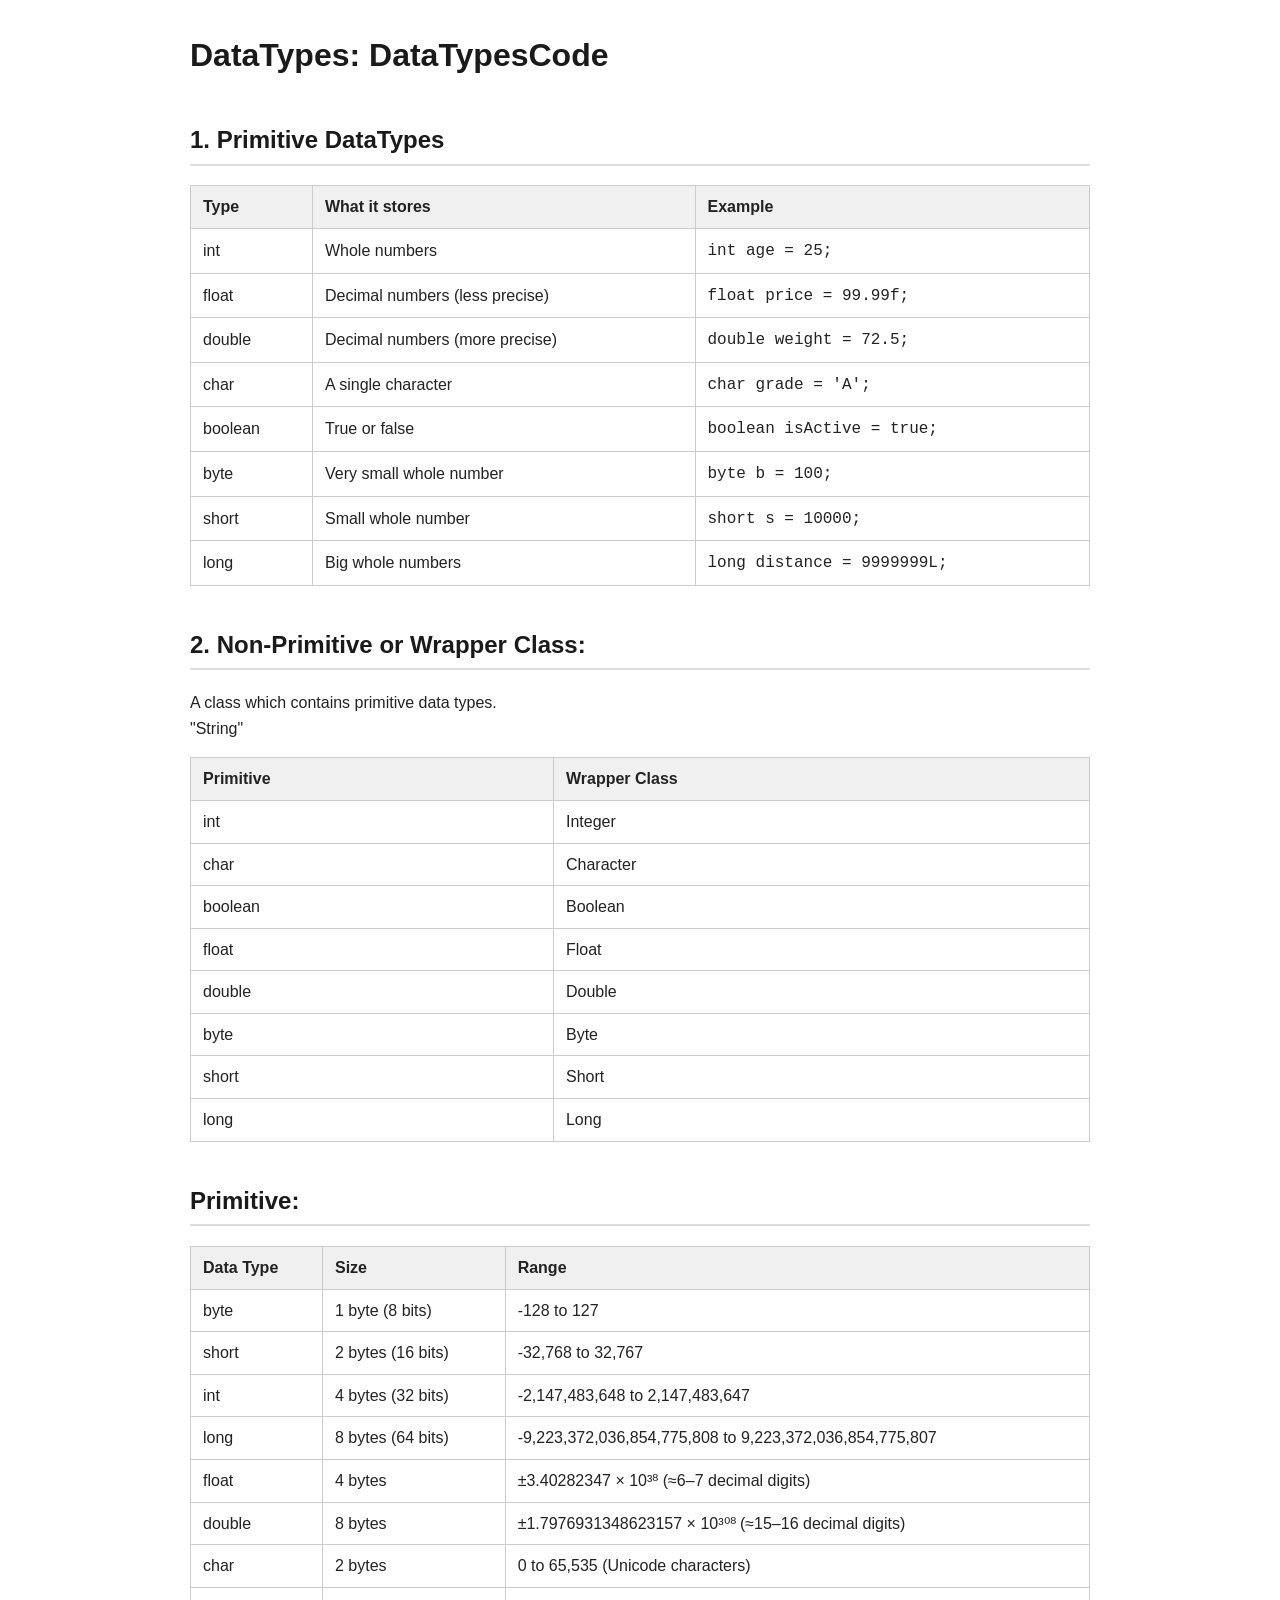
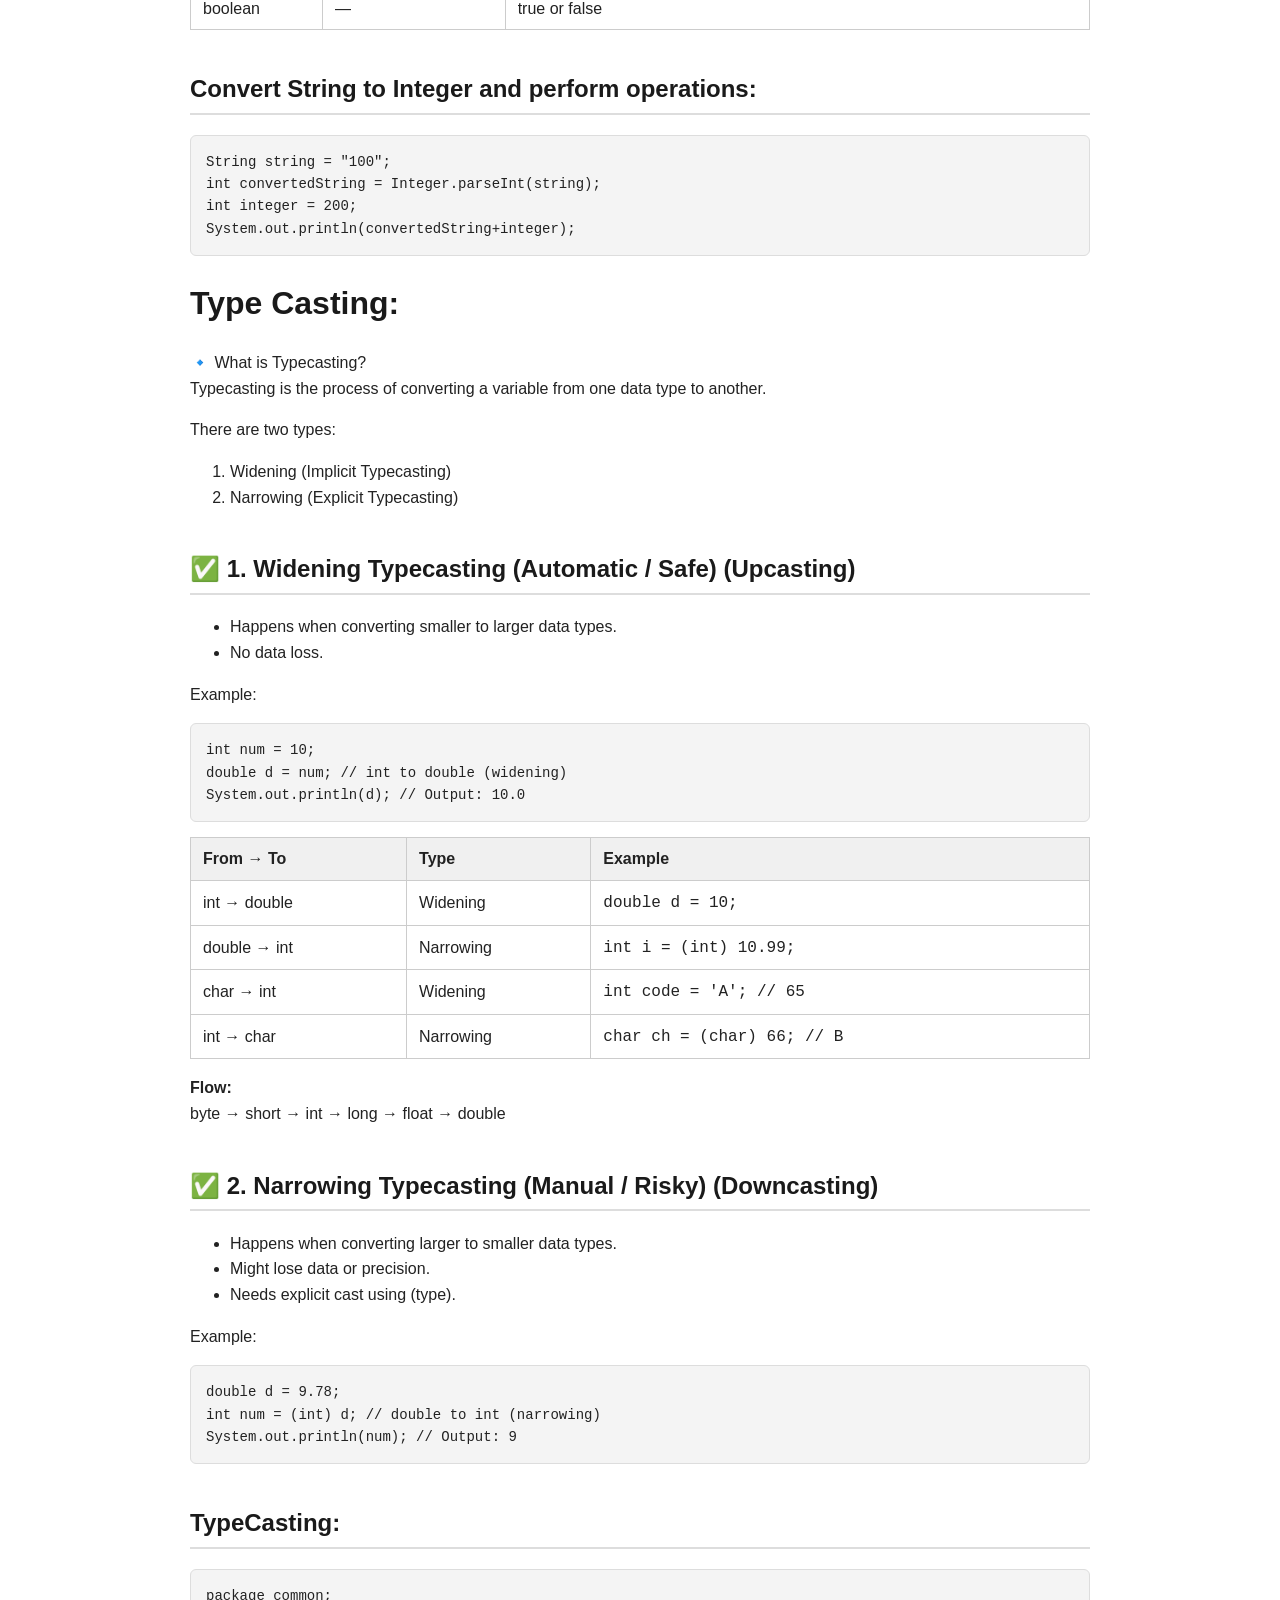
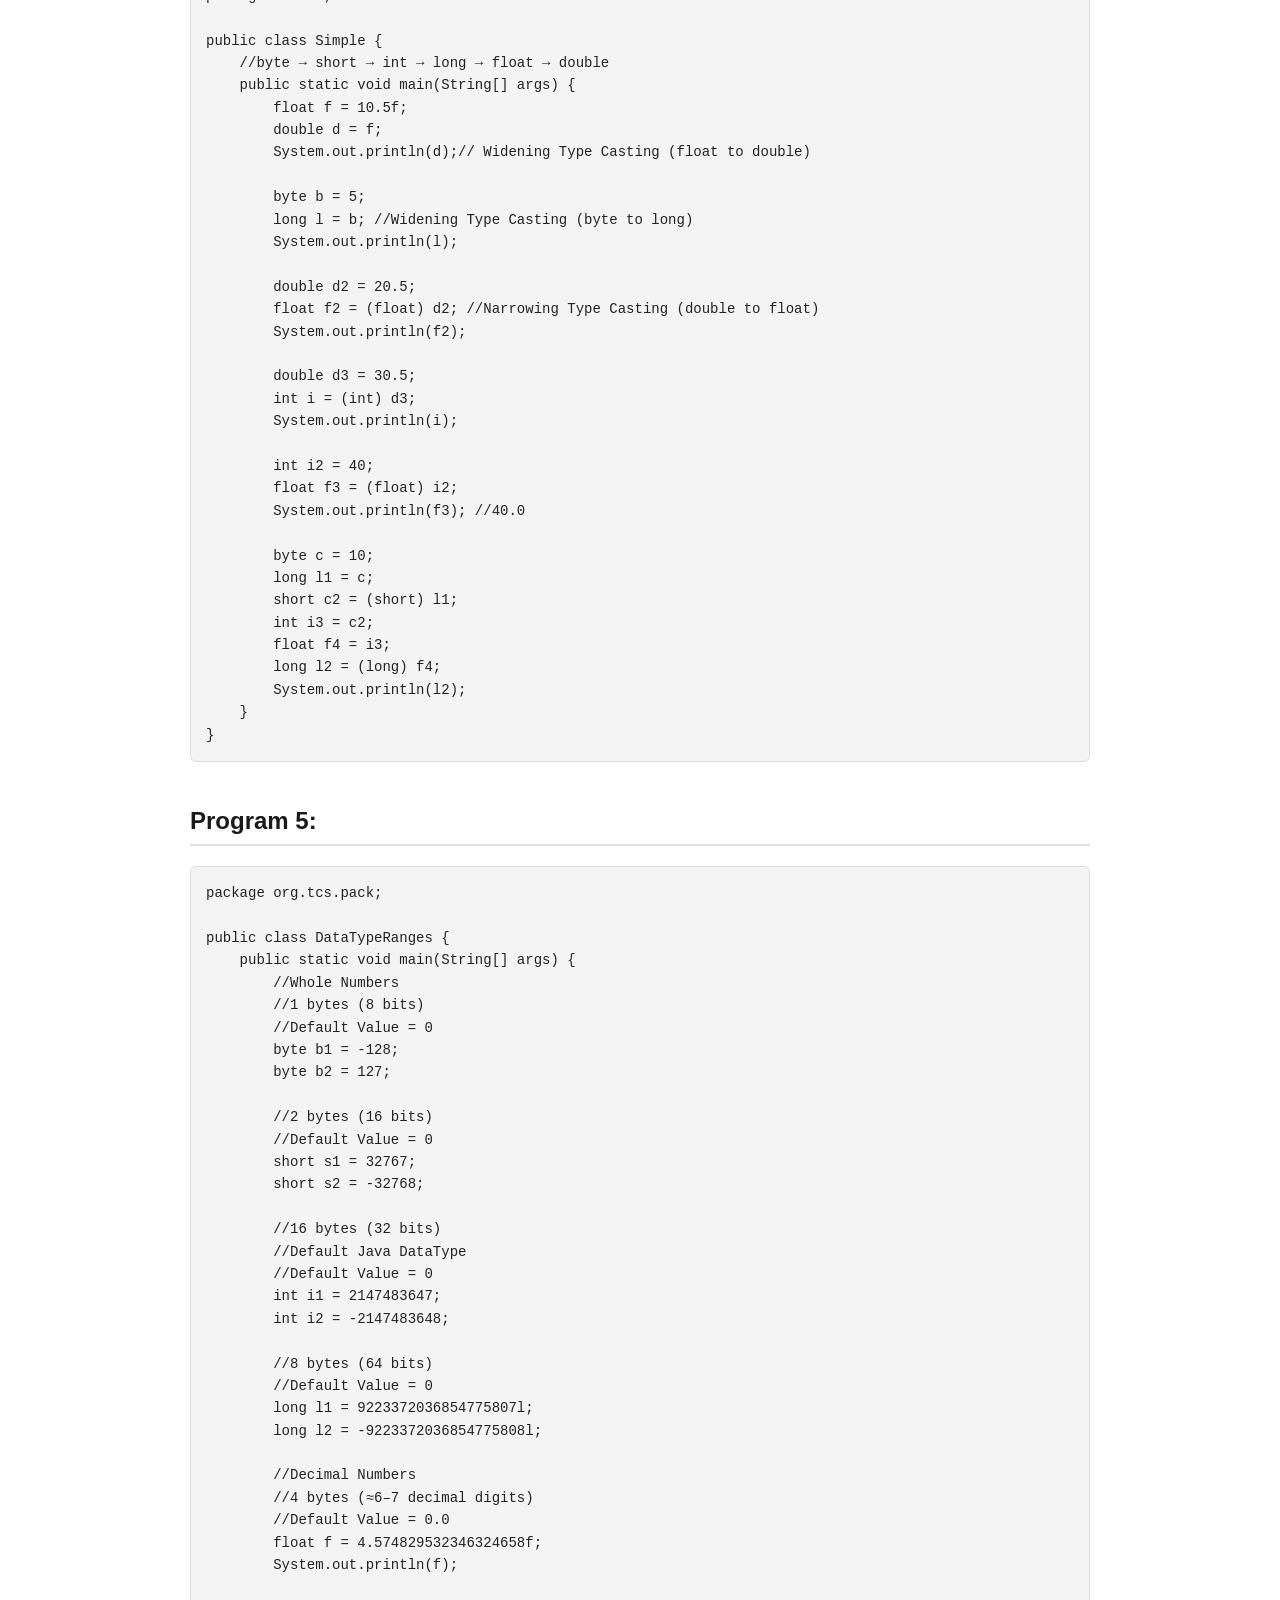
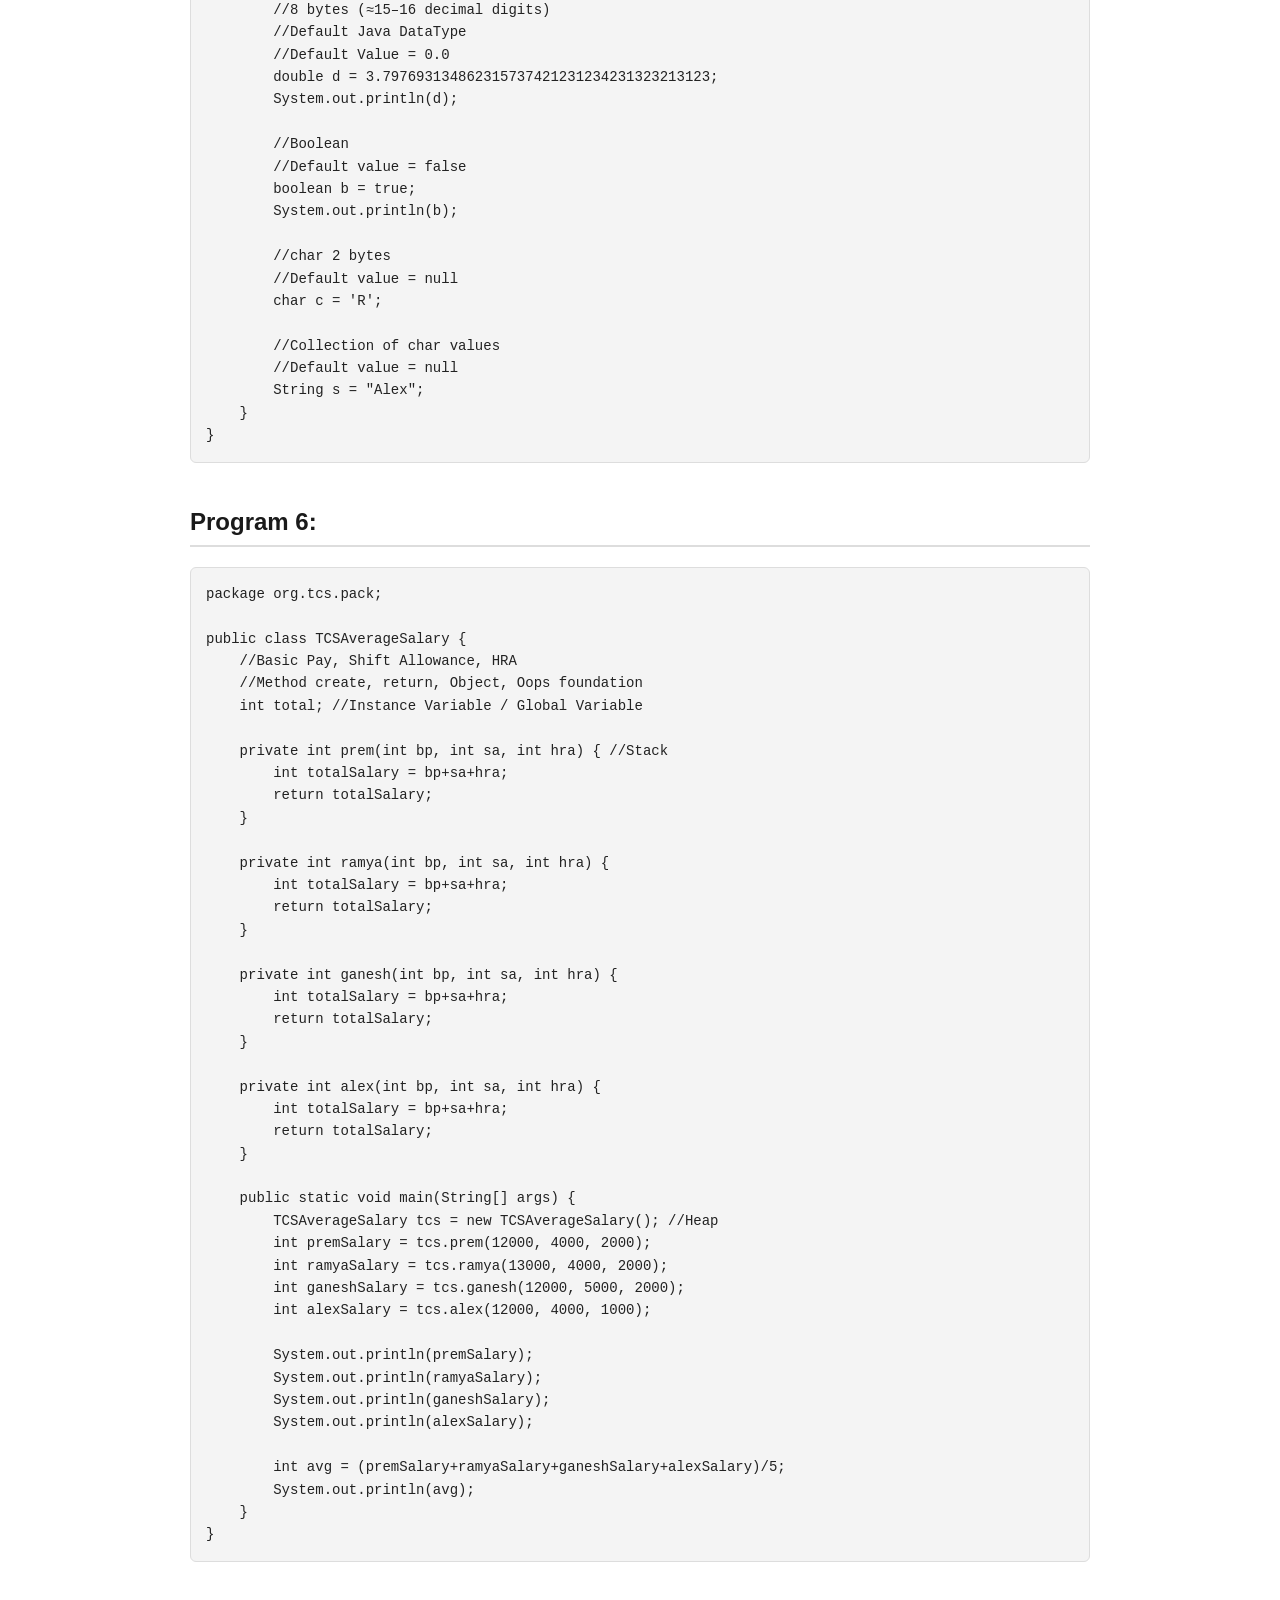
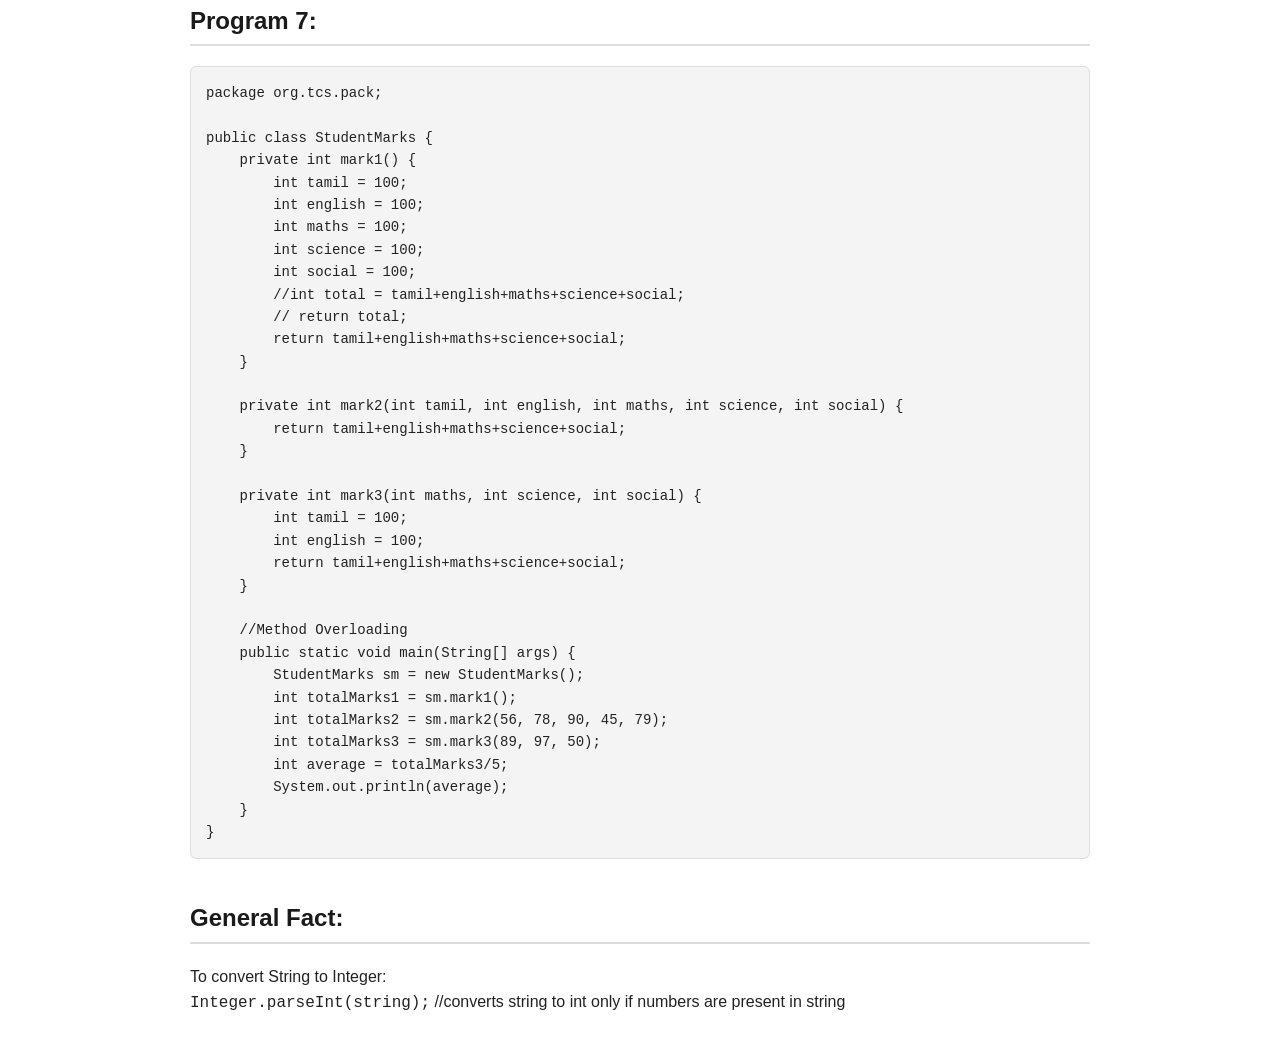
<file: java-datatypes.html>
<!DOCTYPE html>
<html lang="en">
<head>
<meta charset="UTF-8">
<title>DataTypes Notes</title>
<style>
  body {
    font-family: Arial, Helvetica, sans-serif;
    max-width: 900px;
    margin: 30px auto;
    padding: 0 20px;
    line-height: 1.6;
    color: #222;
  }
  h1, h2, h3 {
    color: #1a1a1a;
  }
  h2 {
    border-bottom: 2px solid #ddd;
    padding-bottom: 4px;
    margin-top: 40px;
  }
  pre {
    background: #f4f4f4;
    border: 1px solid #ddd;
    border-radius: 6px;
    padding: 15px;
    overflow-x: auto;
    font-family: Consolas, "Courier New", monospace;
    font-size: 14px;
    white-space: pre-wrap;
  }
  code {
    font-family: Consolas, "Courier New", monospace;
  }
  table {
    border-collapse: collapse;
    width: 100%;
    margin: 15px 0;
  }
  th, td {
    border: 1px solid #ccc;
    padding: 8px 12px;
    text-align: left;
  }
  th {
    background: #f0f0f0;
  }
  ul, ol {
    margin-top: 4px;
  }
</style>
</head>
<body>

<h1>DataTypes: DataTypesCode</h1>

<h2>1. Primitive DataTypes</h2>
<table>
  <tr><th>Type</th><th>What it stores</th><th>Example</th></tr>
  <tr><td>int</td><td>Whole numbers</td><td><code>int age = 25;</code></td></tr>
  <tr><td>float</td><td>Decimal numbers (less precise)</td><td><code>float price = 99.99f;</code></td></tr>
  <tr><td>double</td><td>Decimal numbers (more precise)</td><td><code>double weight = 72.5;</code></td></tr>
  <tr><td>char</td><td>A single character</td><td><code>char grade = 'A';</code></td></tr>
  <tr><td>boolean</td><td>True or false</td><td><code>boolean isActive = true;</code></td></tr>
  <tr><td>byte</td><td>Very small whole number</td><td><code>byte b = 100;</code></td></tr>
  <tr><td>short</td><td>Small whole number</td><td><code>short s = 10000;</code></td></tr>
  <tr><td>long</td><td>Big whole numbers</td><td><code>long distance = 9999999L;</code></td></tr>
</table>

<h2>2. Non-Primitive or Wrapper Class:</h2>
<p>A class which contains primitive data types.<br>"String"</p>

<table>
  <tr><th>Primitive</th><th>Wrapper Class</th></tr>
  <tr><td>int</td><td>Integer</td></tr>
  <tr><td>char</td><td>Character</td></tr>
  <tr><td>boolean</td><td>Boolean</td></tr>
  <tr><td>float</td><td>Float</td></tr>
  <tr><td>double</td><td>Double</td></tr>
  <tr><td>byte</td><td>Byte</td></tr>
  <tr><td>short</td><td>Short</td></tr>
  <tr><td>long</td><td>Long</td></tr>
</table>

<h2>Primitive:</h2>
<table>
  <tr><th>Data Type</th><th>Size</th><th>Range</th></tr>
  <tr><td>byte</td><td>1 byte (8 bits)</td><td>-128 to 127</td></tr>
  <tr><td>short</td><td>2 bytes (16 bits)</td><td>-32,768 to 32,767</td></tr>
  <tr><td>int</td><td>4 bytes (32 bits)</td><td>-2,147,483,648 to 2,147,483,647</td></tr>
  <tr><td>long</td><td>8 bytes (64 bits)</td><td>-9,223,372,036,854,775,808 to 9,223,372,036,854,775,807</td></tr>
  <tr><td>float</td><td>4 bytes</td><td>±3.40282347 × 10³⁸ (≈6–7 decimal digits)</td></tr>
  <tr><td>double</td><td>8 bytes</td><td>±1.7976931348623157 × 10³⁰⁸ (≈15–16 decimal digits)</td></tr>
  <tr><td>char</td><td>2 bytes</td><td>0 to 65,535 (Unicode characters)</td></tr>
  <tr><td>boolean</td><td>—</td><td>true or false</td></tr>
</table>

<h2>Convert String to Integer and perform operations:</h2>
<pre><code>String string = "100";
int convertedString = Integer.parseInt(string);
int integer = 200;
System.out.println(convertedString+integer);
</code></pre>

<h1>Type Casting:</h1>
<p>🔹 What is Typecasting?<br>
Typecasting is the process of converting a variable from one data type to another.</p>
<p>There are two types:</p>
<ol>
  <li>Widening (Implicit Typecasting)</li>
  <li>Narrowing (Explicit Typecasting)</li>
</ol>

<h2>✅ 1. Widening Typecasting (Automatic / Safe) (Upcasting)</h2>
<ul>
  <li>Happens when converting smaller to larger data types.</li>
  <li>No data loss.</li>
</ul>
<p>Example:</p>
<pre><code>int num = 10;
double d = num; // int to double (widening)
System.out.println(d); // Output: 10.0
</code></pre>

<table>
  <tr><th>From → To</th><th>Type</th><th>Example</th></tr>
  <tr><td>int → double</td><td>Widening</td><td><code>double d = 10;</code></td></tr>
  <tr><td>double → int</td><td>Narrowing</td><td><code>int i = (int) 10.99;</code></td></tr>
  <tr><td>char → int</td><td>Widening</td><td><code>int code = 'A'; // 65</code></td></tr>
  <tr><td>int → char</td><td>Narrowing</td><td><code>char ch = (char) 66; // B</code></td></tr>
</table>

<p><strong>Flow:</strong><br>
byte → short → int → long → float → double</p>

<h2>✅ 2. Narrowing Typecasting (Manual / Risky) (Downcasting)</h2>
<ul>
  <li>Happens when converting larger to smaller data types.</li>
  <li>Might lose data or precision.</li>
  <li>Needs explicit cast using (type).</li>
</ul>
<p>Example:</p>
<pre><code>double d = 9.78;
int num = (int) d; // double to int (narrowing)
System.out.println(num); // Output: 9
</code></pre>

<h2>TypeCasting:</h2>
<pre><code>package common;

public class Simple {
    //byte → short → int → long → float → double
    public static void main(String[] args) {
        float f = 10.5f;
        double d = f;
        System.out.println(d);// Widening Type Casting (float to double)

        byte b = 5;
        long l = b; //Widening Type Casting (byte to long)
        System.out.println(l);

        double d2 = 20.5;
        float f2 = (float) d2; //Narrowing Type Casting (double to float)
        System.out.println(f2);

        double d3 = 30.5;
        int i = (int) d3;
        System.out.println(i);

        int i2 = 40;
        float f3 = (float) i2;
        System.out.println(f3); //40.0

        byte c = 10;
        long l1 = c;
        short c2 = (short) l1;
        int i3 = c2;
        float f4 = i3;
        long l2 = (long) f4;
        System.out.println(l2);
    }
}
</code></pre>

<h2>Program 5:</h2>
<pre><code>package org.tcs.pack;

public class DataTypeRanges {
    public static void main(String[] args) {
        //Whole Numbers
        //1 bytes (8 bits)
        //Default Value = 0
        byte b1 = -128;
        byte b2 = 127;

        //2 bytes (16 bits)
        //Default Value = 0
        short s1 = 32767;
        short s2 = -32768;

        //16 bytes (32 bits)
        //Default Java DataType
        //Default Value = 0
        int i1 = 2147483647;
        int i2 = -2147483648;

        //8 bytes (64 bits)
        //Default Value = 0
        long l1 = 9223372036854775807l;
        long l2 = -9223372036854775808l;

        //Decimal Numbers
        //4 bytes (≈6–7 decimal digits)
        //Default Value = 0.0
        float f = 4.574829532346324658f;
        System.out.println(f);

        //8 bytes (≈15–16 decimal digits)
        //Default Java DataType
        //Default Value = 0.0
        double d = 3.797693134862315737421231234231323213123;
        System.out.println(d);

        //Boolean
        //Default value = false
        boolean b = true;
        System.out.println(b);

        //char 2 bytes
        //Default value = null
        char c = 'R';

        //Collection of char values
        //Default value = null
        String s = "Alex";
    }
}
</code></pre>

<h2>Program 6:</h2>
<pre><code>package org.tcs.pack;

public class TCSAverageSalary {
    //Basic Pay, Shift Allowance, HRA
    //Method create, return, Object, Oops foundation
    int total; //Instance Variable / Global Variable

    private int prem(int bp, int sa, int hra) { //Stack
        int totalSalary = bp+sa+hra;
        return totalSalary;
    }

    private int ramya(int bp, int sa, int hra) {
        int totalSalary = bp+sa+hra;
        return totalSalary;
    }

    private int ganesh(int bp, int sa, int hra) {
        int totalSalary = bp+sa+hra;
        return totalSalary;
    }

    private int alex(int bp, int sa, int hra) {
        int totalSalary = bp+sa+hra;
        return totalSalary;
    }

    public static void main(String[] args) {
        TCSAverageSalary tcs = new TCSAverageSalary(); //Heap
        int premSalary = tcs.prem(12000, 4000, 2000);
        int ramyaSalary = tcs.ramya(13000, 4000, 2000);
        int ganeshSalary = tcs.ganesh(12000, 5000, 2000);
        int alexSalary = tcs.alex(12000, 4000, 1000);

        System.out.println(premSalary);
        System.out.println(ramyaSalary);
        System.out.println(ganeshSalary);
        System.out.println(alexSalary);

        int avg = (premSalary+ramyaSalary+ganeshSalary+alexSalary)/5;
        System.out.println(avg);
    }
}
</code></pre>

<h2>Program 7:</h2>
<pre><code>package org.tcs.pack;

public class StudentMarks {
    private int mark1() {
        int tamil = 100;
        int english = 100;
        int maths = 100;
        int science = 100;
        int social = 100;
        //int total = tamil+english+maths+science+social;
        // return total;
        return tamil+english+maths+science+social;
    }

    private int mark2(int tamil, int english, int maths, int science, int social) {
        return tamil+english+maths+science+social;
    }

    private int mark3(int maths, int science, int social) {
        int tamil = 100;
        int english = 100;
        return tamil+english+maths+science+social;
    }

    //Method Overloading
    public static void main(String[] args) {
        StudentMarks sm = new StudentMarks();
        int totalMarks1 = sm.mark1();
        int totalMarks2 = sm.mark2(56, 78, 90, 45, 79);
        int totalMarks3 = sm.mark3(89, 97, 50);
        int average = totalMarks3/5;
        System.out.println(average);
    }
}
</code></pre>

<h2>General Fact:</h2>
<p>To convert String to Integer:<br>
<code>Integer.parseInt(string);</code> //converts string to int only if numbers are present in string</p>

</body>
</html>
</file>
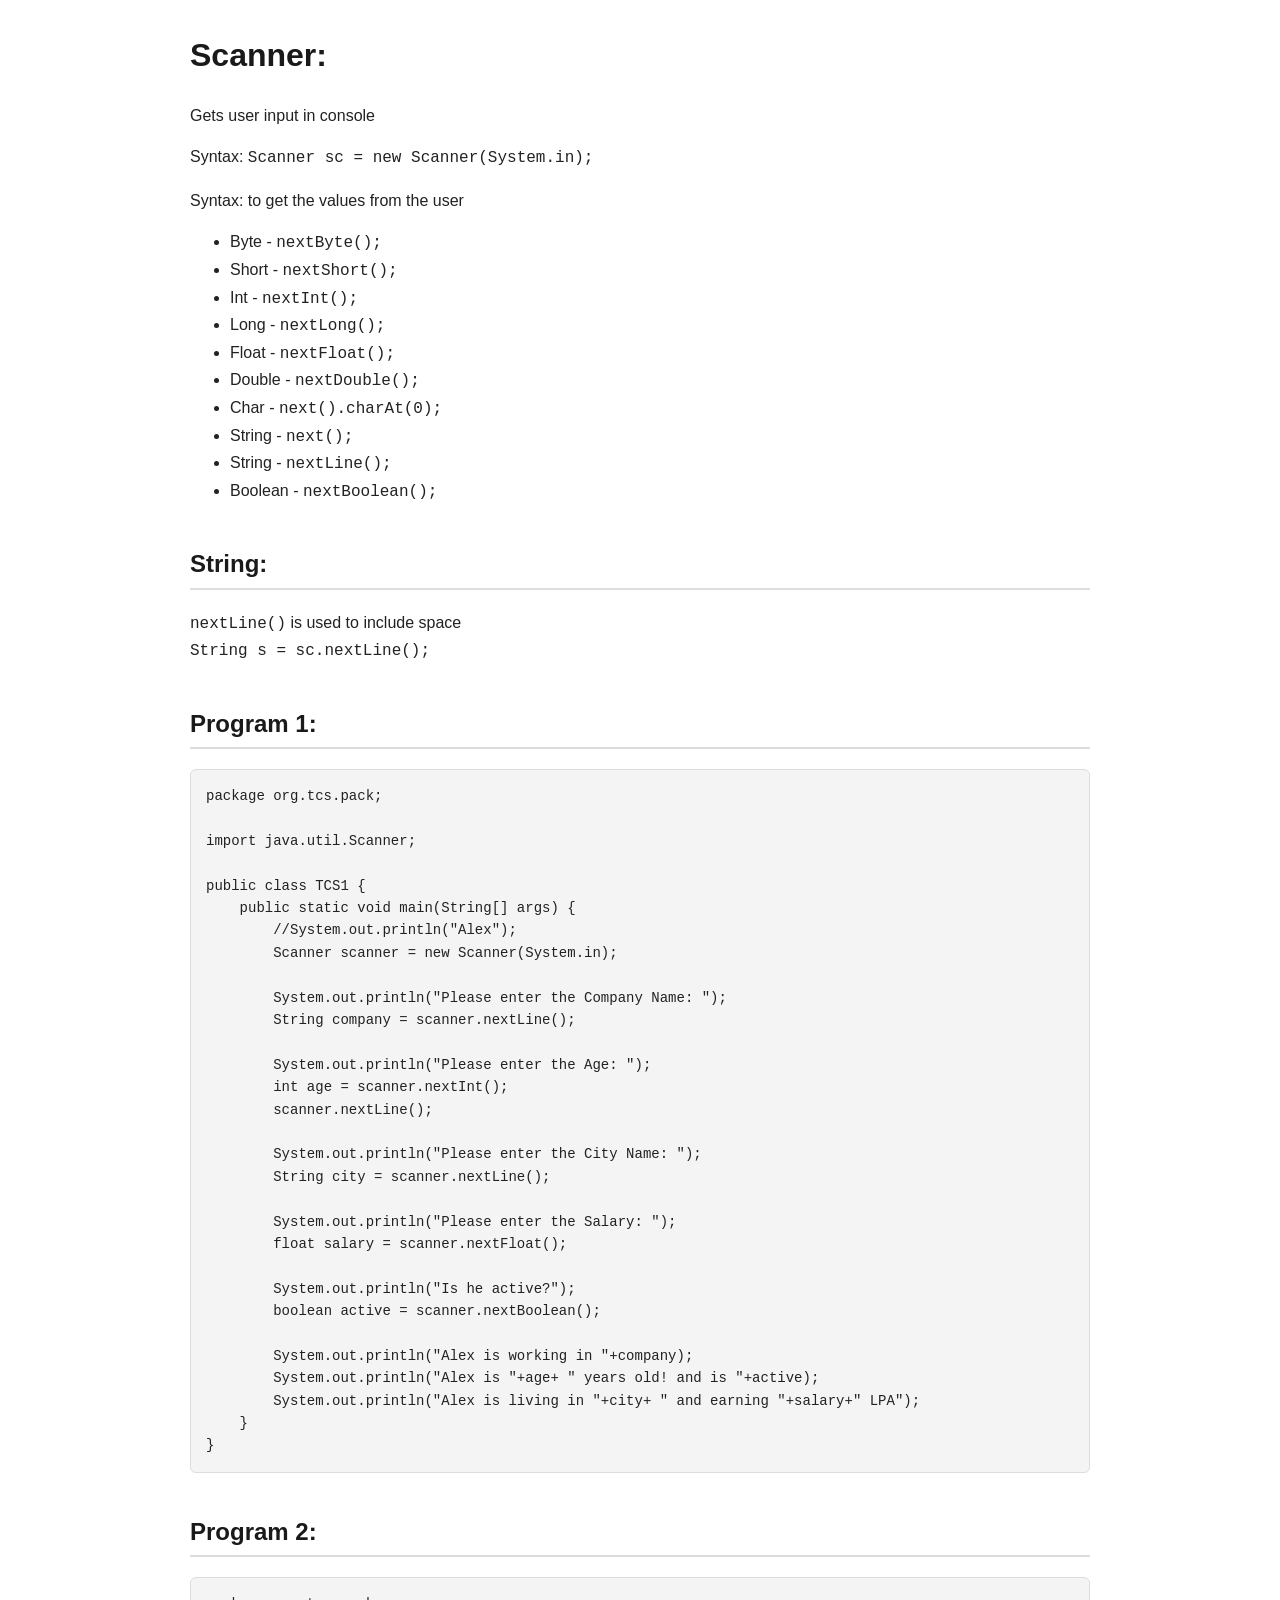
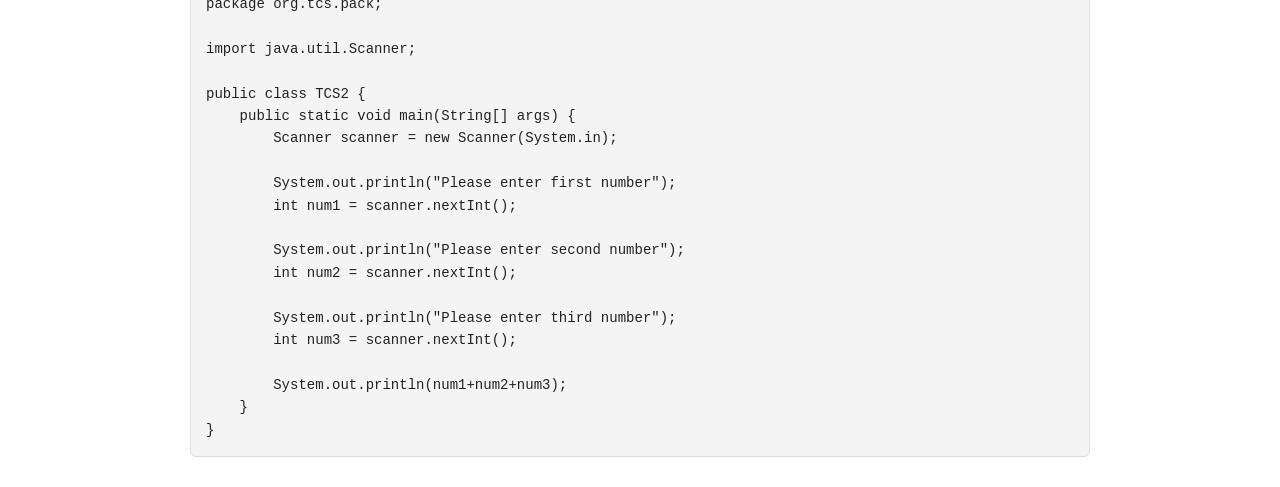
<file: java-scanner.html>
<!DOCTYPE html>
<html lang="en">
<head>
<meta charset="UTF-8">
<title>Scanner Notes</title>
<style>
  body {
    font-family: Arial, Helvetica, sans-serif;
    max-width: 900px;
    margin: 30px auto;
    padding: 0 20px;
    line-height: 1.6;
    color: #222;
  }
  h1, h2, h3 {
    color: #1a1a1a;
  }
  h2 {
    border-bottom: 2px solid #ddd;
    padding-bottom: 4px;
    margin-top: 40px;
  }
  pre {
    background: #f4f4f4;
    border: 1px solid #ddd;
    border-radius: 6px;
    padding: 15px;
    overflow-x: auto;
    font-family: Consolas, "Courier New", monospace;
    font-size: 14px;
    white-space: pre-wrap;
  }
  code {
    font-family: Consolas, "Courier New", monospace;
  }
  ul, ol {
    margin-top: 4px;
  }
</style>
</head>
<body>

<h1>Scanner:</h1>
<p>Gets user input in console</p>
<p>Syntax: <code>Scanner sc = new Scanner(System.in);</code></p>
<p>Syntax: to get the values from the user</p>
<ul>
  <li>Byte - <code>nextByte();</code></li>
  <li>Short - <code>nextShort();</code></li>
  <li>Int - <code>nextInt();</code></li>
  <li>Long - <code>nextLong();</code></li>
  <li>Float - <code>nextFloat();</code></li>
  <li>Double - <code>nextDouble();</code></li>
  <li>Char - <code>next().charAt(0);</code></li>
  <li>String - <code>next();</code></li>
  <li>String - <code>nextLine();</code></li>
  <li>Boolean - <code>nextBoolean();</code></li>
</ul>

<h2>String:</h2>
<p><code>nextLine()</code> is used to include space<br>
<code>String s = sc.nextLine();</code></p>

<h2>Program 1:</h2>
<pre><code>package org.tcs.pack;

import java.util.Scanner;

public class TCS1 {
    public static void main(String[] args) {
        //System.out.println("Alex");
        Scanner scanner = new Scanner(System.in);

        System.out.println("Please enter the Company Name: ");
        String company = scanner.nextLine();

        System.out.println("Please enter the Age: ");
        int age = scanner.nextInt();
        scanner.nextLine();

        System.out.println("Please enter the City Name: ");
        String city = scanner.nextLine();

        System.out.println("Please enter the Salary: ");
        float salary = scanner.nextFloat();

        System.out.println("Is he active?");
        boolean active = scanner.nextBoolean();

        System.out.println("Alex is working in "+company);
        System.out.println("Alex is "+age+ " years old! and is "+active);
        System.out.println("Alex is living in "+city+ " and earning "+salary+" LPA");
    }
}
</code></pre>

<h2>Program 2:</h2>
<pre><code>package org.tcs.pack;

import java.util.Scanner;

public class TCS2 {
    public static void main(String[] args) {
        Scanner scanner = new Scanner(System.in);

        System.out.println("Please enter first number");
        int num1 = scanner.nextInt();

        System.out.println("Please enter second number");
        int num2 = scanner.nextInt();

        System.out.println("Please enter third number");
        int num3 = scanner.nextInt();

        System.out.println(num1+num2+num3);
    }
}
</code></pre>

</body>
</html>
</file>
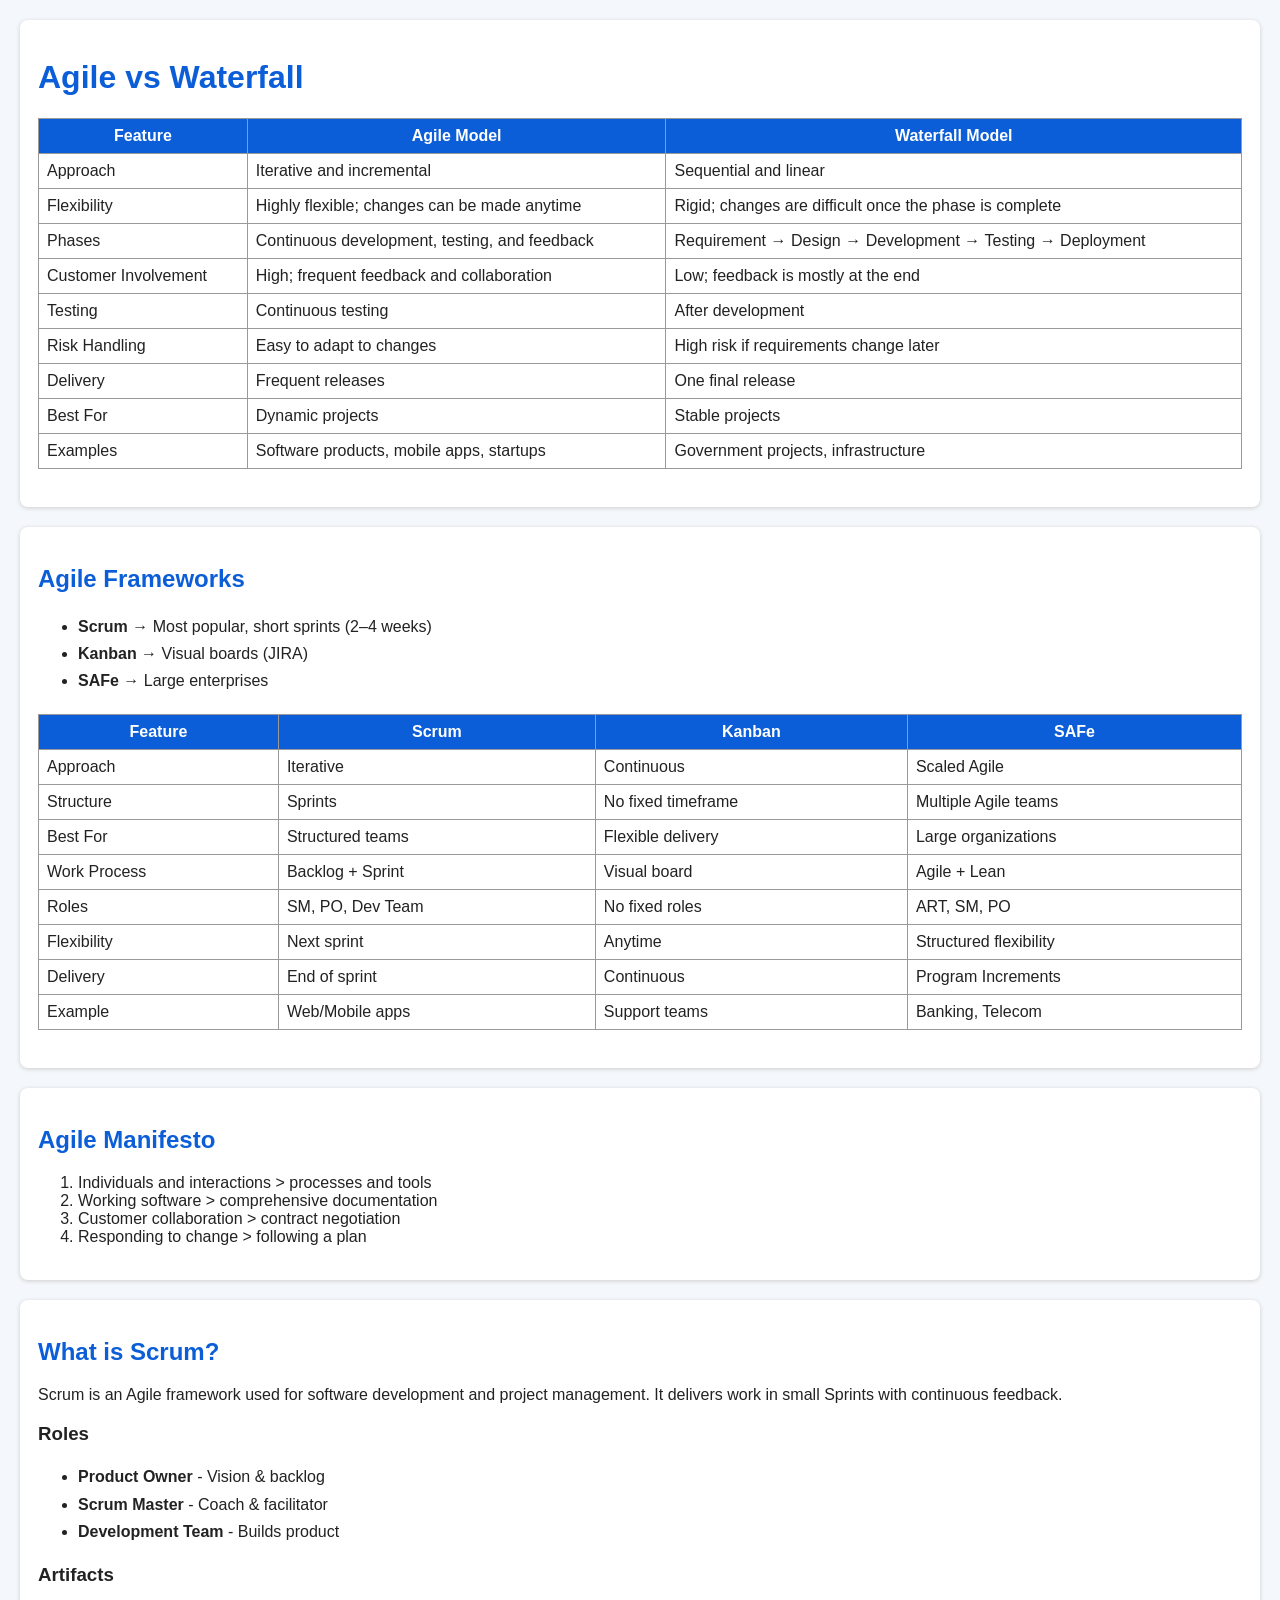
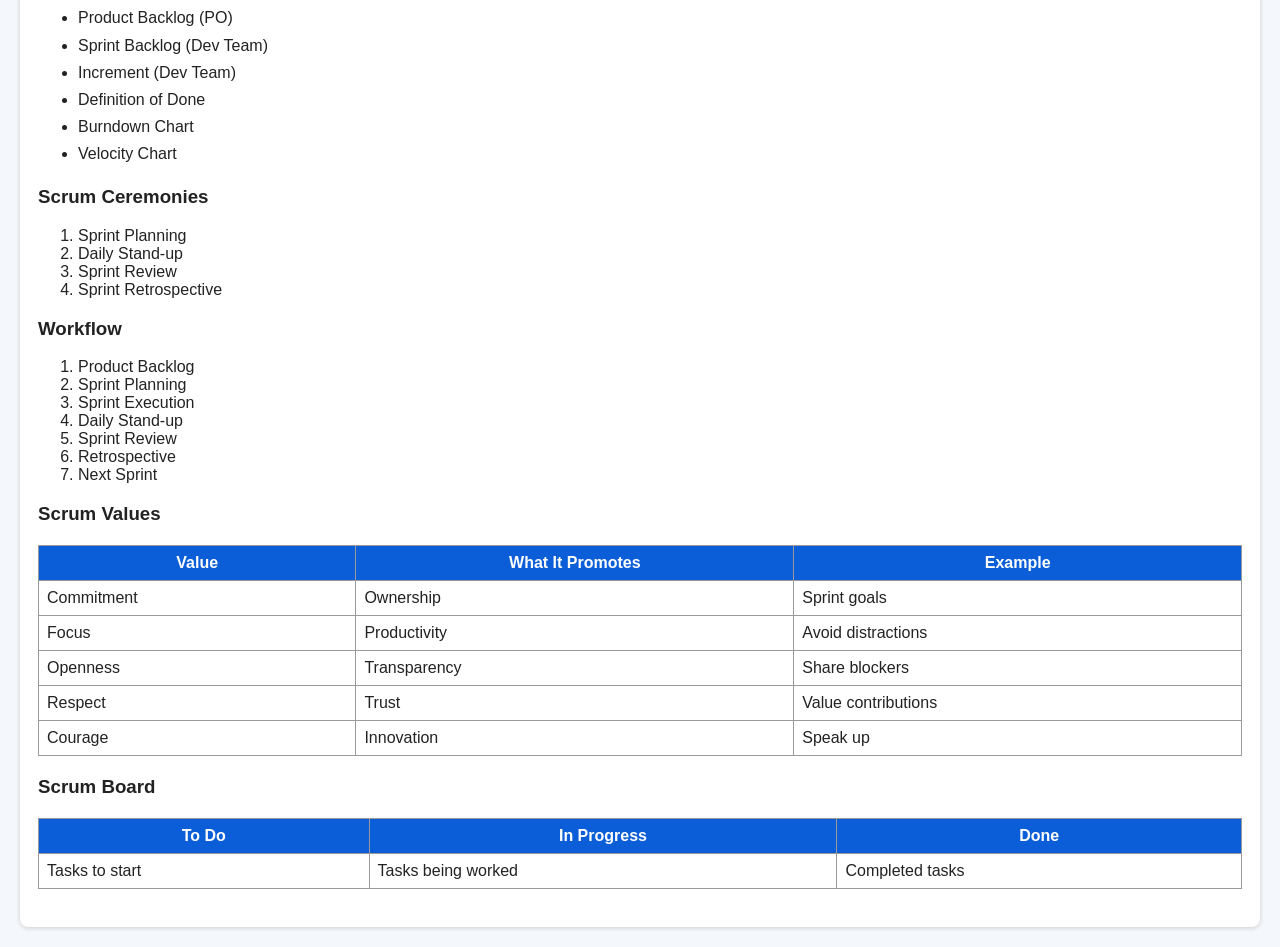
<file: client/agile.html>
<!DOCTYPE html><html><head><meta charset="UTF-8"><title>Agile & Scrum Notes</title>
<style>
body{font-family:Arial,sans-serif;margin:20px;background:#f4f7fb;color:#222}
h1,h2{color:#0b5ed7}table{border-collapse:collapse;width:100%;margin:20px 0}
th,td{border:1px solid #999;padding:8px;vertical-align:top}th{background:#0b5ed7;color:#fff}
.section{background:#fff;padding:18px;border-radius:8px;margin-bottom:20px;box-shadow:0 1px 4px #ccc}
ul{line-height:1.7}
</style></head><body>
<div class='section'><h1>Agile vs Waterfall</h1>
<table><tr><th>Feature</th><th>Agile Model</th><th>Waterfall Model</th></tr>
<tr><td>Approach</td><td>Iterative and incremental</td><td>Sequential and linear</td></tr>
<tr><td>Flexibility</td><td>Highly flexible; changes can be made anytime</td><td>Rigid; changes are difficult once the phase is complete</td></tr>
<tr><td>Phases</td><td>Continuous development, testing, and feedback</td><td>Requirement → Design → Development → Testing → Deployment</td></tr>
<tr><td>Customer Involvement</td><td>High; frequent feedback and collaboration</td><td>Low; feedback is mostly at the end</td></tr>
<tr><td>Testing</td><td>Continuous testing</td><td>After development</td></tr>
<tr><td>Risk Handling</td><td>Easy to adapt to changes</td><td>High risk if requirements change later</td></tr>
<tr><td>Delivery</td><td>Frequent releases</td><td>One final release</td></tr>
<tr><td>Best For</td><td>Dynamic projects</td><td>Stable projects</td></tr>
<tr><td>Examples</td><td>Software products, mobile apps, startups</td><td>Government projects, infrastructure</td></tr>
</table></div>

<div class='section'><h2>Agile Frameworks</h2>
<ul><li><b>Scrum</b> → Most popular, short sprints (2–4 weeks)</li>
<li><b>Kanban</b> → Visual boards (JIRA)</li>
<li><b>SAFe</b> → Large enterprises</li></ul>
<table><tr><th>Feature</th><th>Scrum</th><th>Kanban</th><th>SAFe</th></tr>
<tr><td>Approach</td><td>Iterative</td><td>Continuous</td><td>Scaled Agile</td></tr>
<tr><td>Structure</td><td>Sprints</td><td>No fixed timeframe</td><td>Multiple Agile teams</td></tr>
<tr><td>Best For</td><td>Structured teams</td><td>Flexible delivery</td><td>Large organizations</td></tr>
<tr><td>Work Process</td><td>Backlog + Sprint</td><td>Visual board</td><td>Agile + Lean</td></tr>
<tr><td>Roles</td><td>SM, PO, Dev Team</td><td>No fixed roles</td><td>ART, SM, PO</td></tr>
<tr><td>Flexibility</td><td>Next sprint</td><td>Anytime</td><td>Structured flexibility</td></tr>
<tr><td>Delivery</td><td>End of sprint</td><td>Continuous</td><td>Program Increments</td></tr>
<tr><td>Example</td><td>Web/Mobile apps</td><td>Support teams</td><td>Banking, Telecom</td></tr>
</table></div>

<div class='section'><h2>Agile Manifesto</h2><ol>
<li>Individuals and interactions &gt; processes and tools</li>
<li>Working software &gt; comprehensive documentation</li>
<li>Customer collaboration &gt; contract negotiation</li>
<li>Responding to change &gt; following a plan</li></ol></div>

<div class='section'><h2>What is Scrum?</h2><p>Scrum is an Agile framework used for software development and project management. It delivers work in small Sprints with continuous feedback.</p>
<h3>Roles</h3><ul><li><b>Product Owner</b> - Vision & backlog</li><li><b>Scrum Master</b> - Coach & facilitator</li><li><b>Development Team</b> - Builds product</li></ul>
<h3>Artifacts</h3><ul><li>Product Backlog (PO)</li><li>Sprint Backlog (Dev Team)</li><li>Increment (Dev Team)</li><li>Definition of Done</li><li>Burndown Chart</li><li>Velocity Chart</li></ul>
<h3>Scrum Ceremonies</h3><ol><li>Sprint Planning</li><li>Daily Stand-up</li><li>Sprint Review</li><li>Sprint Retrospective</li></ol>
<h3>Workflow</h3><ol><li>Product Backlog</li><li>Sprint Planning</li><li>Sprint Execution</li><li>Daily Stand-up</li><li>Sprint Review</li><li>Retrospective</li><li>Next Sprint</li></ol>
<h3>Scrum Values</h3>
<table><tr><th>Value</th><th>What It Promotes</th><th>Example</th></tr>
<tr><td>Commitment</td><td>Ownership</td><td>Sprint goals</td></tr>
<tr><td>Focus</td><td>Productivity</td><td>Avoid distractions</td></tr>
<tr><td>Openness</td><td>Transparency</td><td>Share blockers</td></tr>
<tr><td>Respect</td><td>Trust</td><td>Value contributions</td></tr>
<tr><td>Courage</td><td>Innovation</td><td>Speak up</td></tr></table>
<h3>Scrum Board</h3><table><tr><th>To Do</th><th>In Progress</th><th>Done</th></tr><tr><td>Tasks to start</td><td>Tasks being worked</td><td>Completed tasks</td></tr></table>
</div></body></html>
</file>
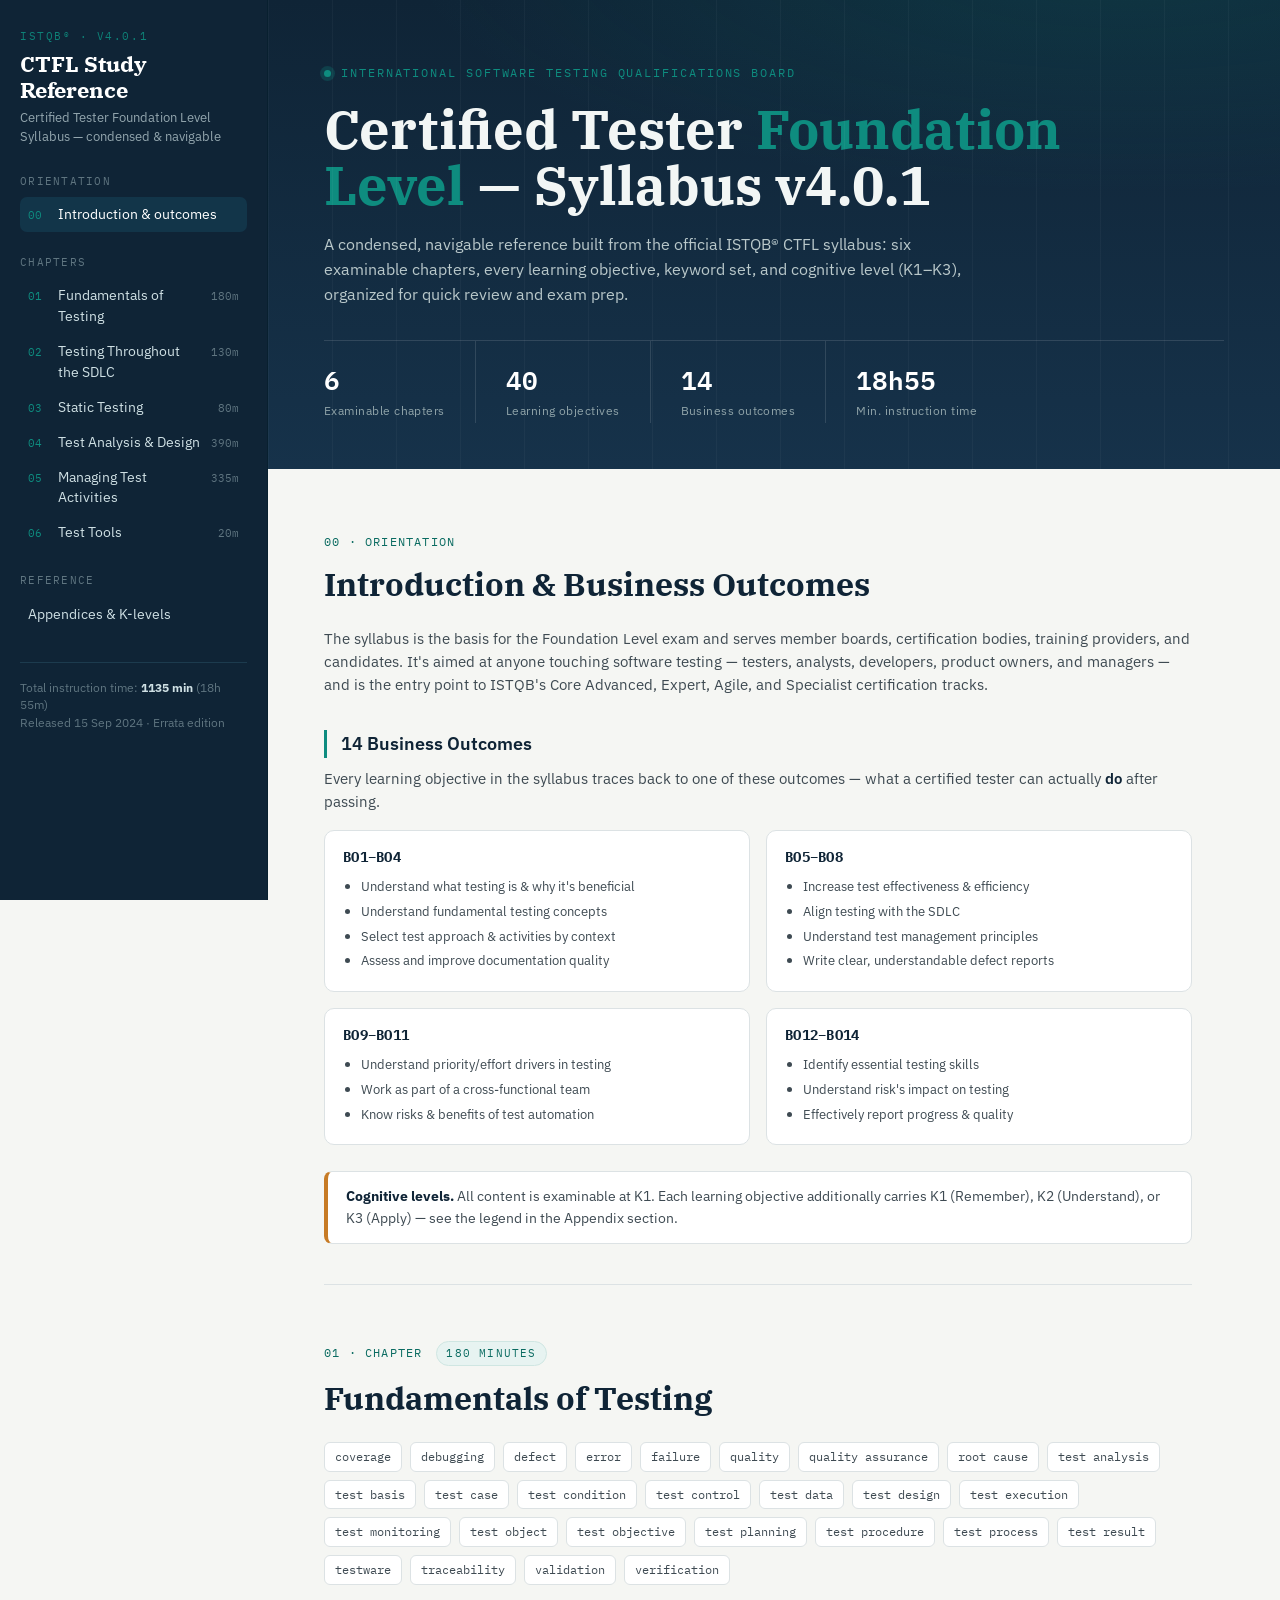
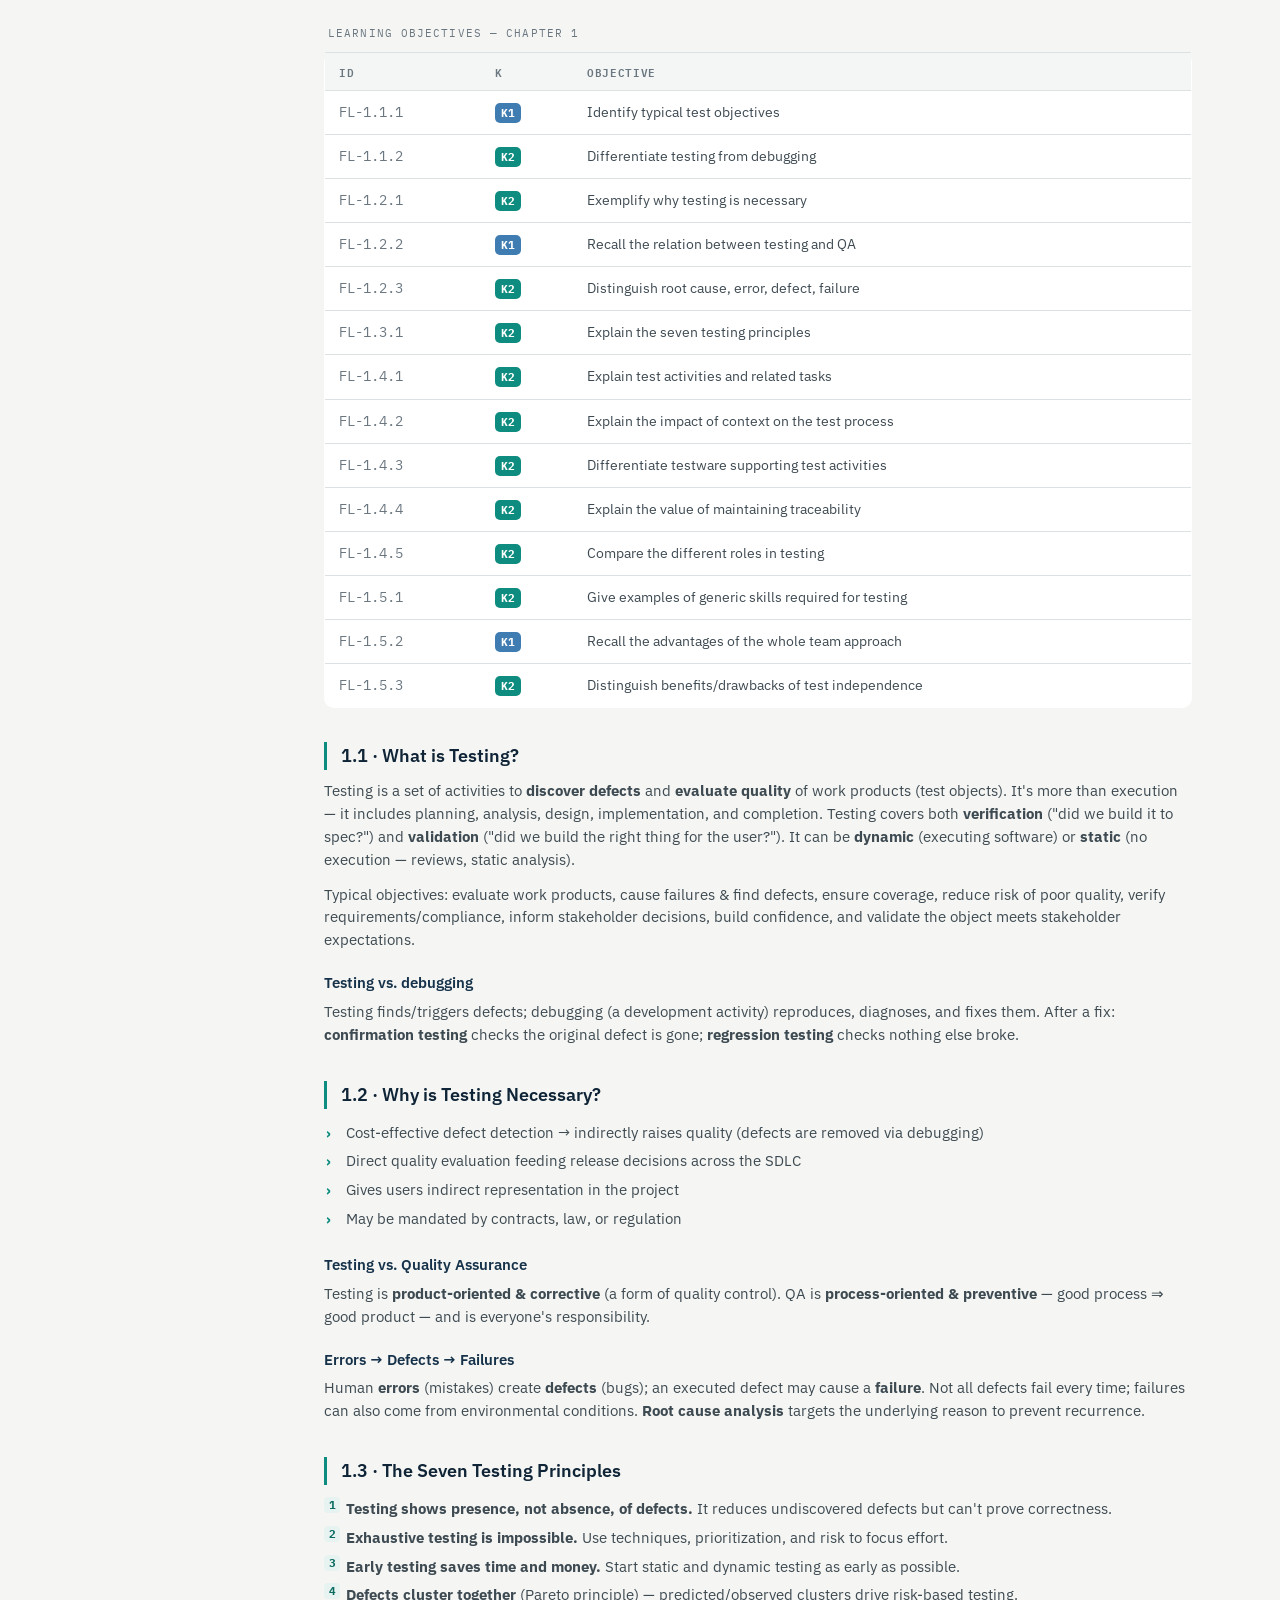
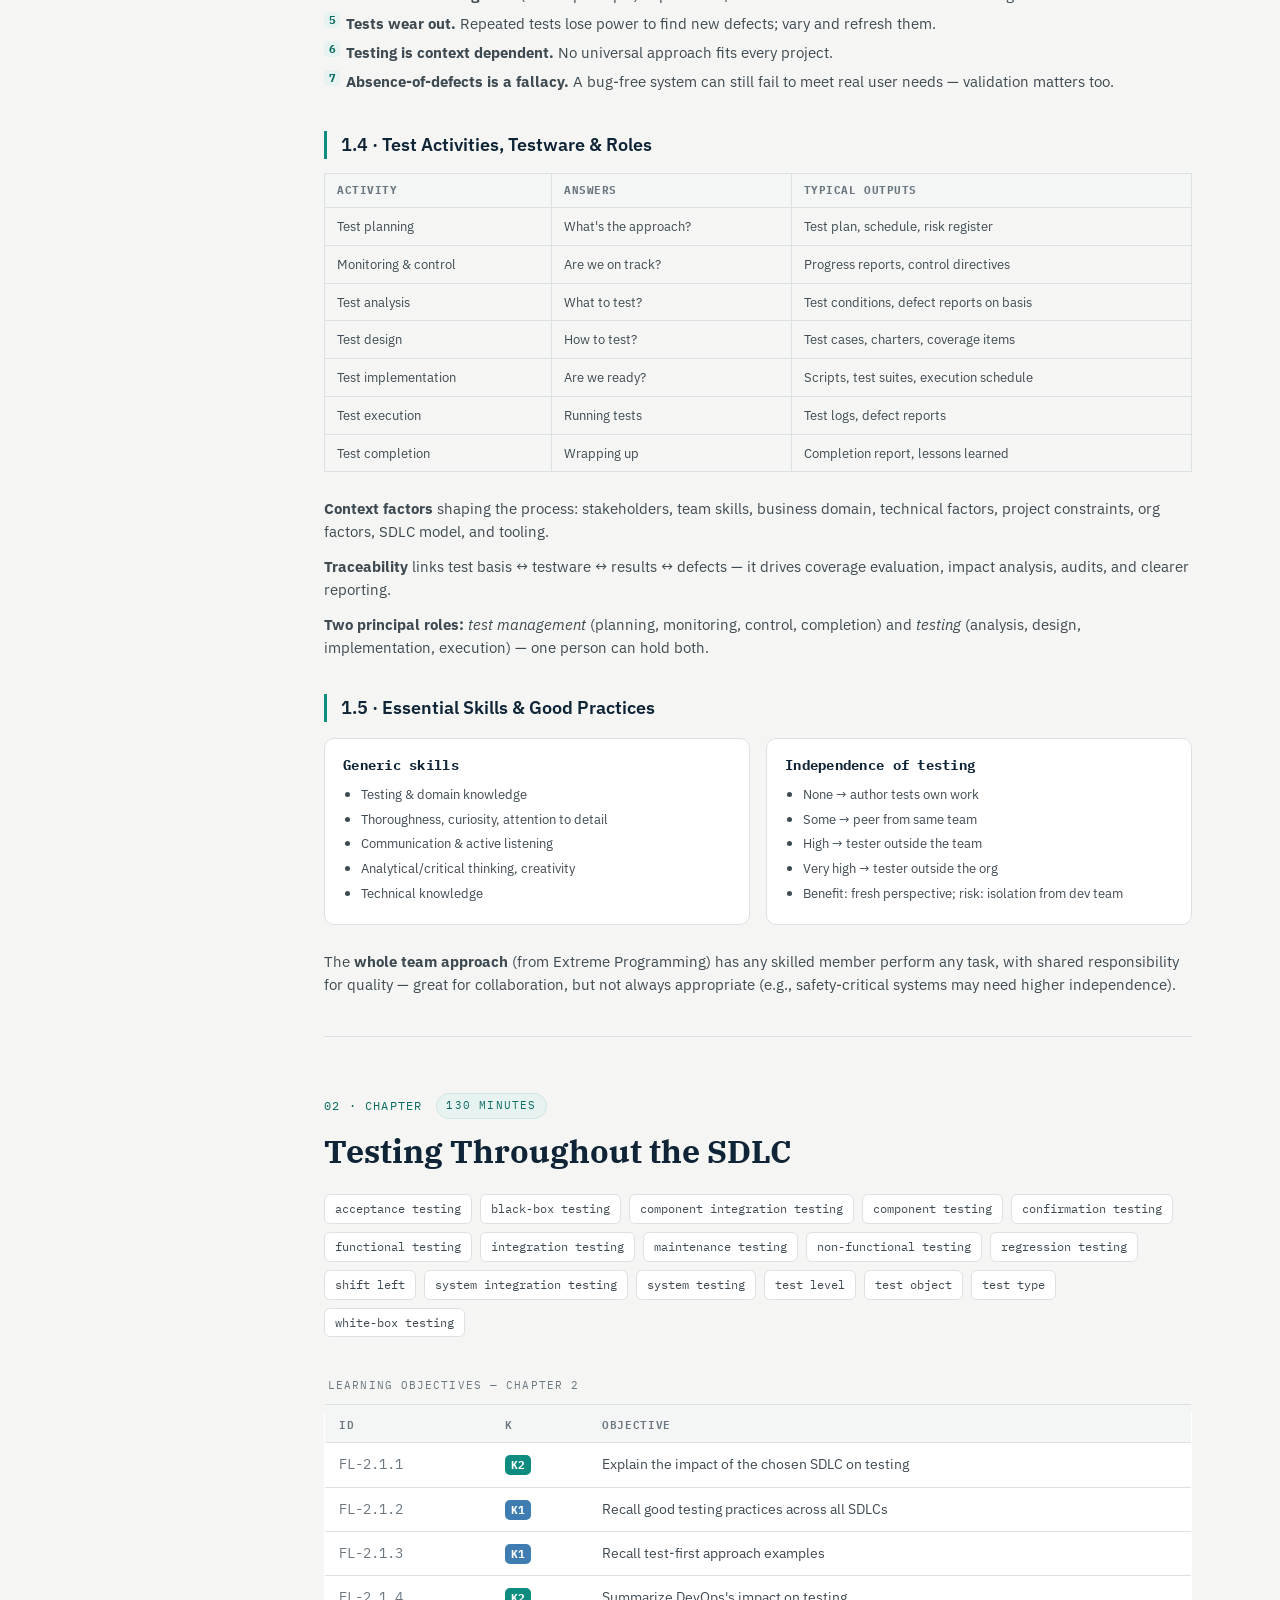
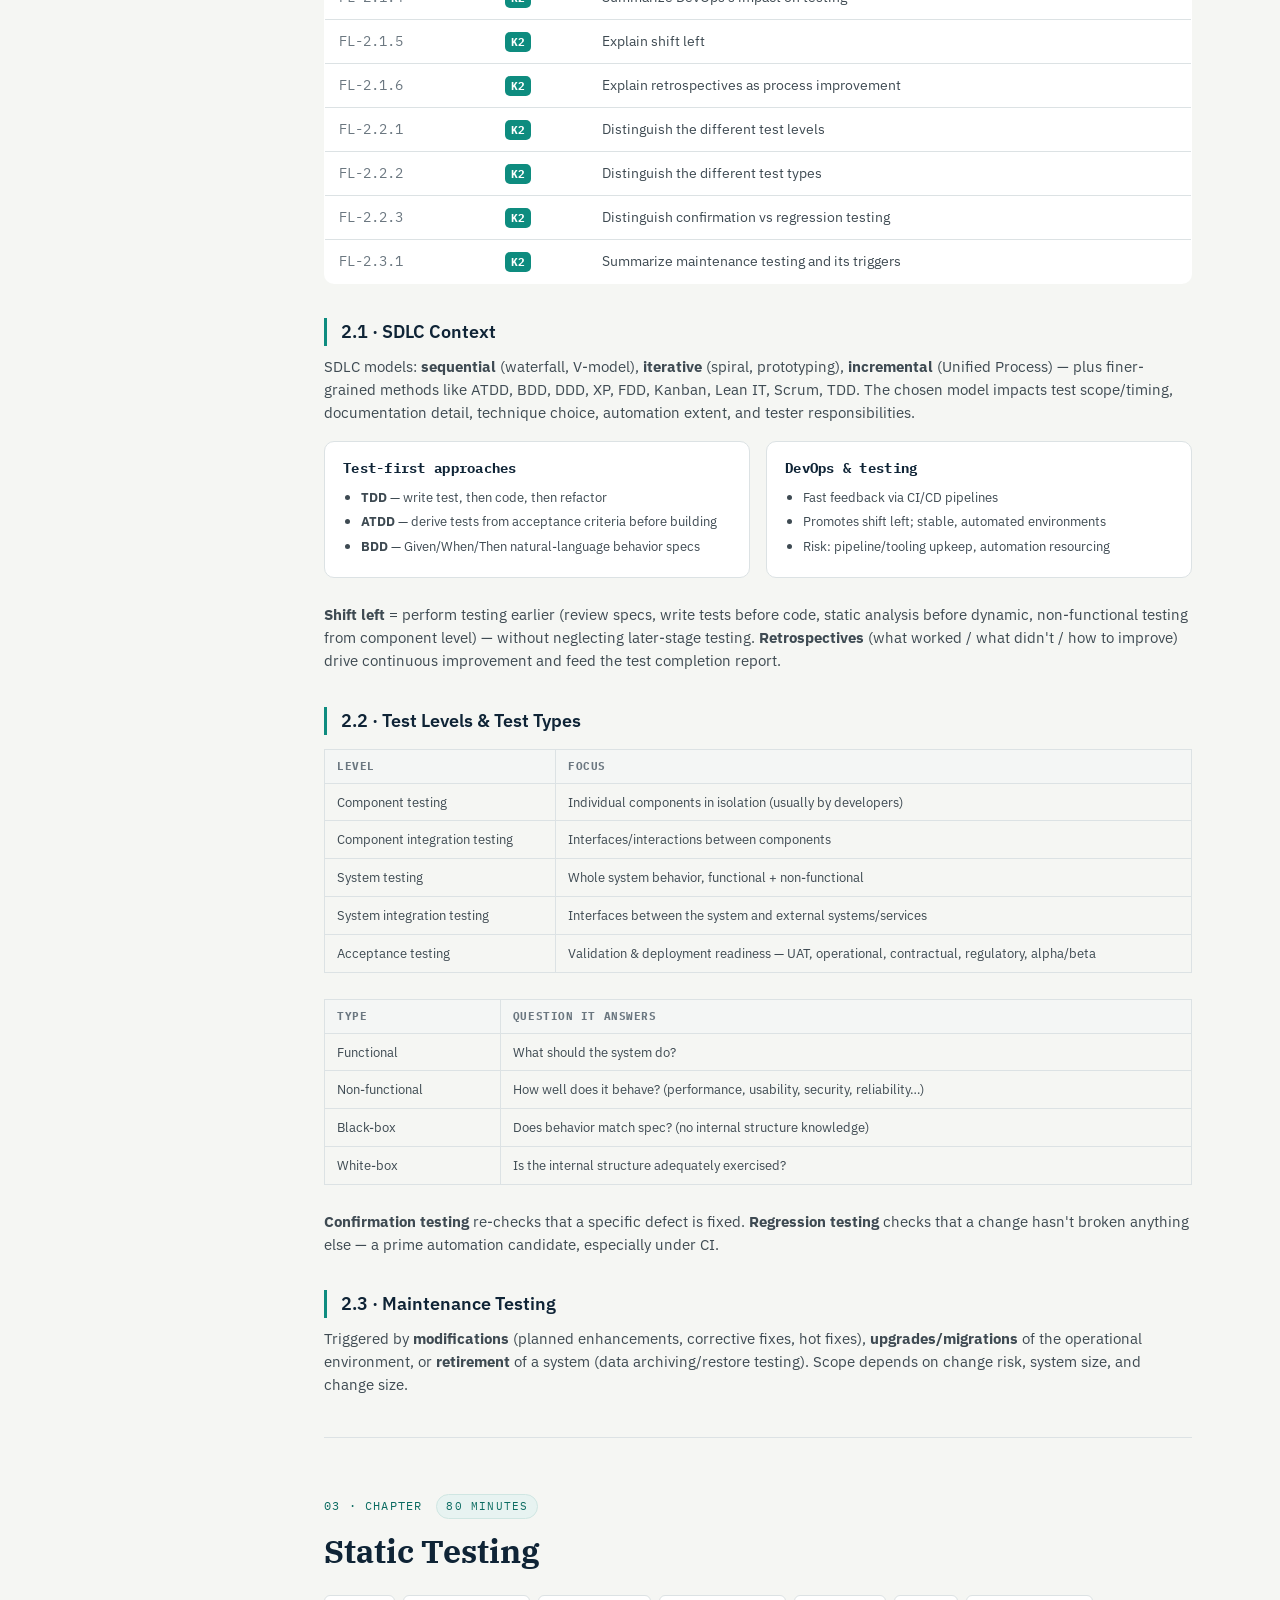
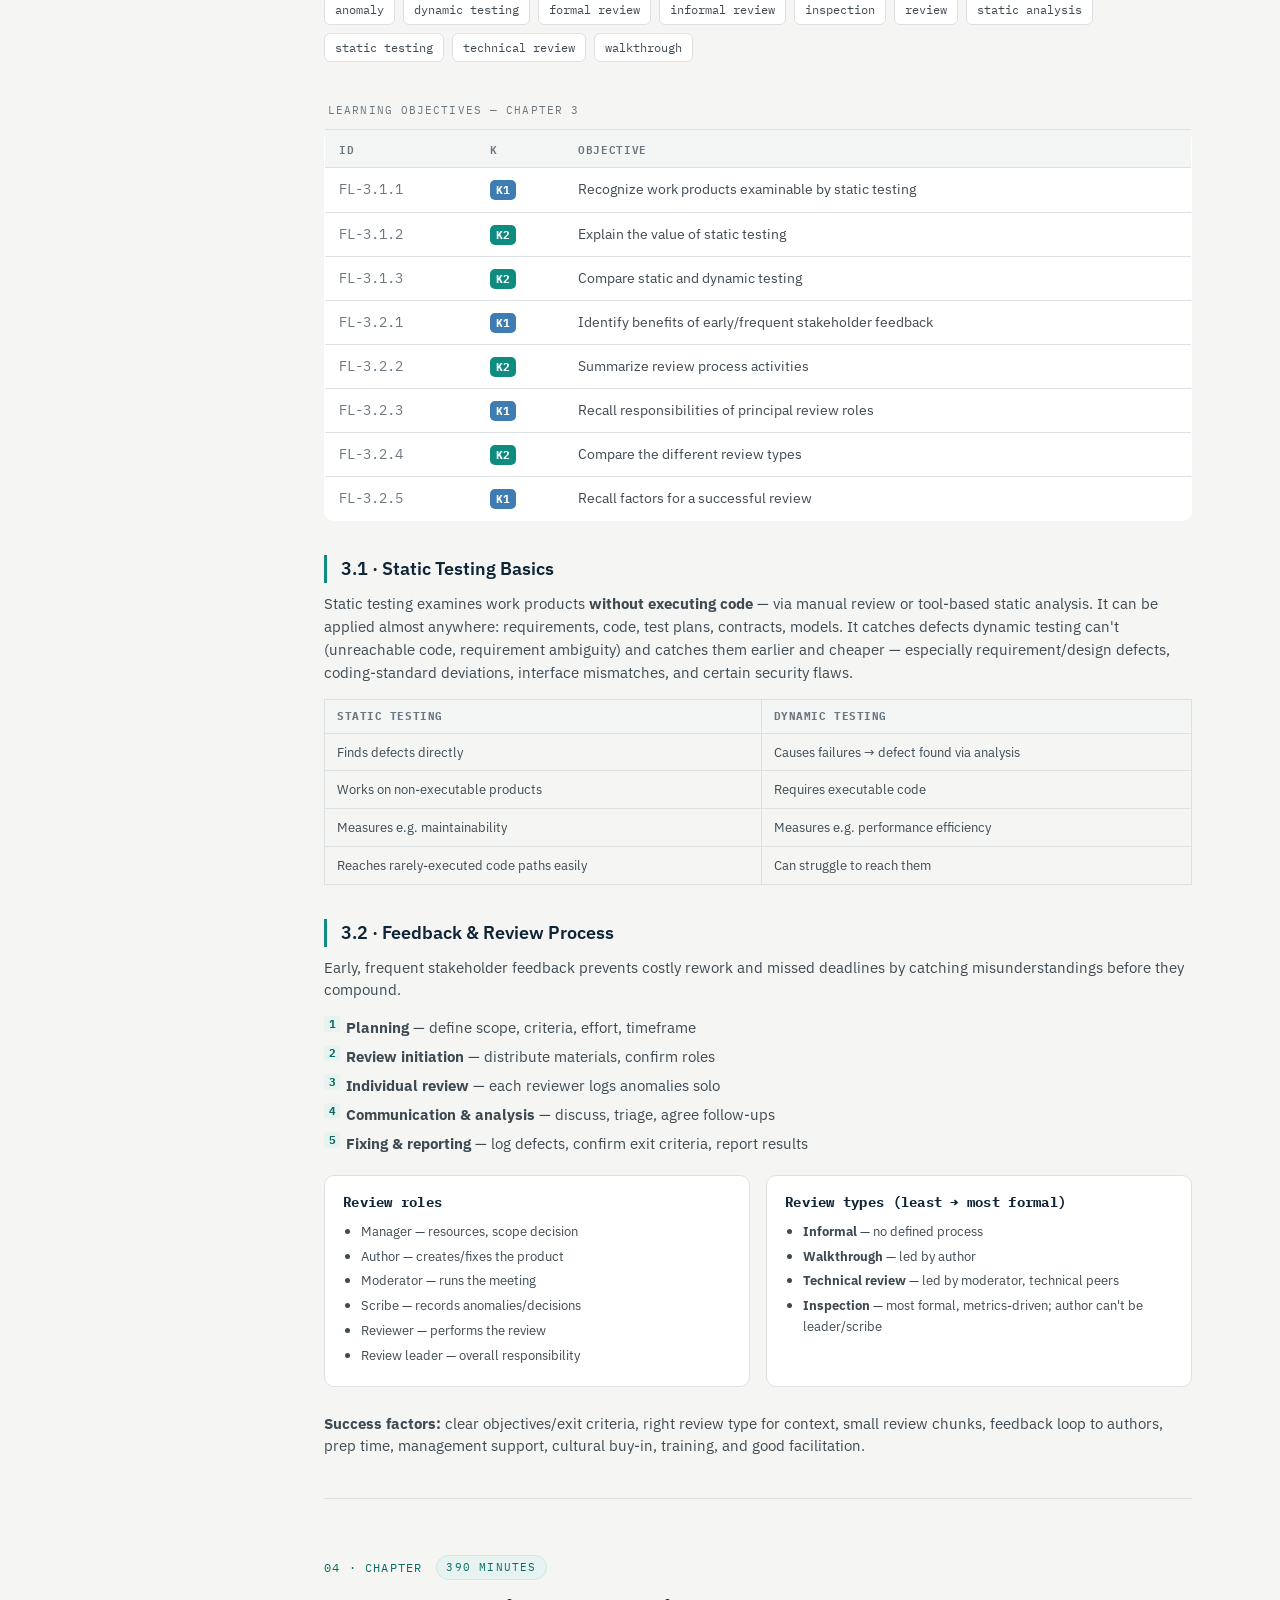
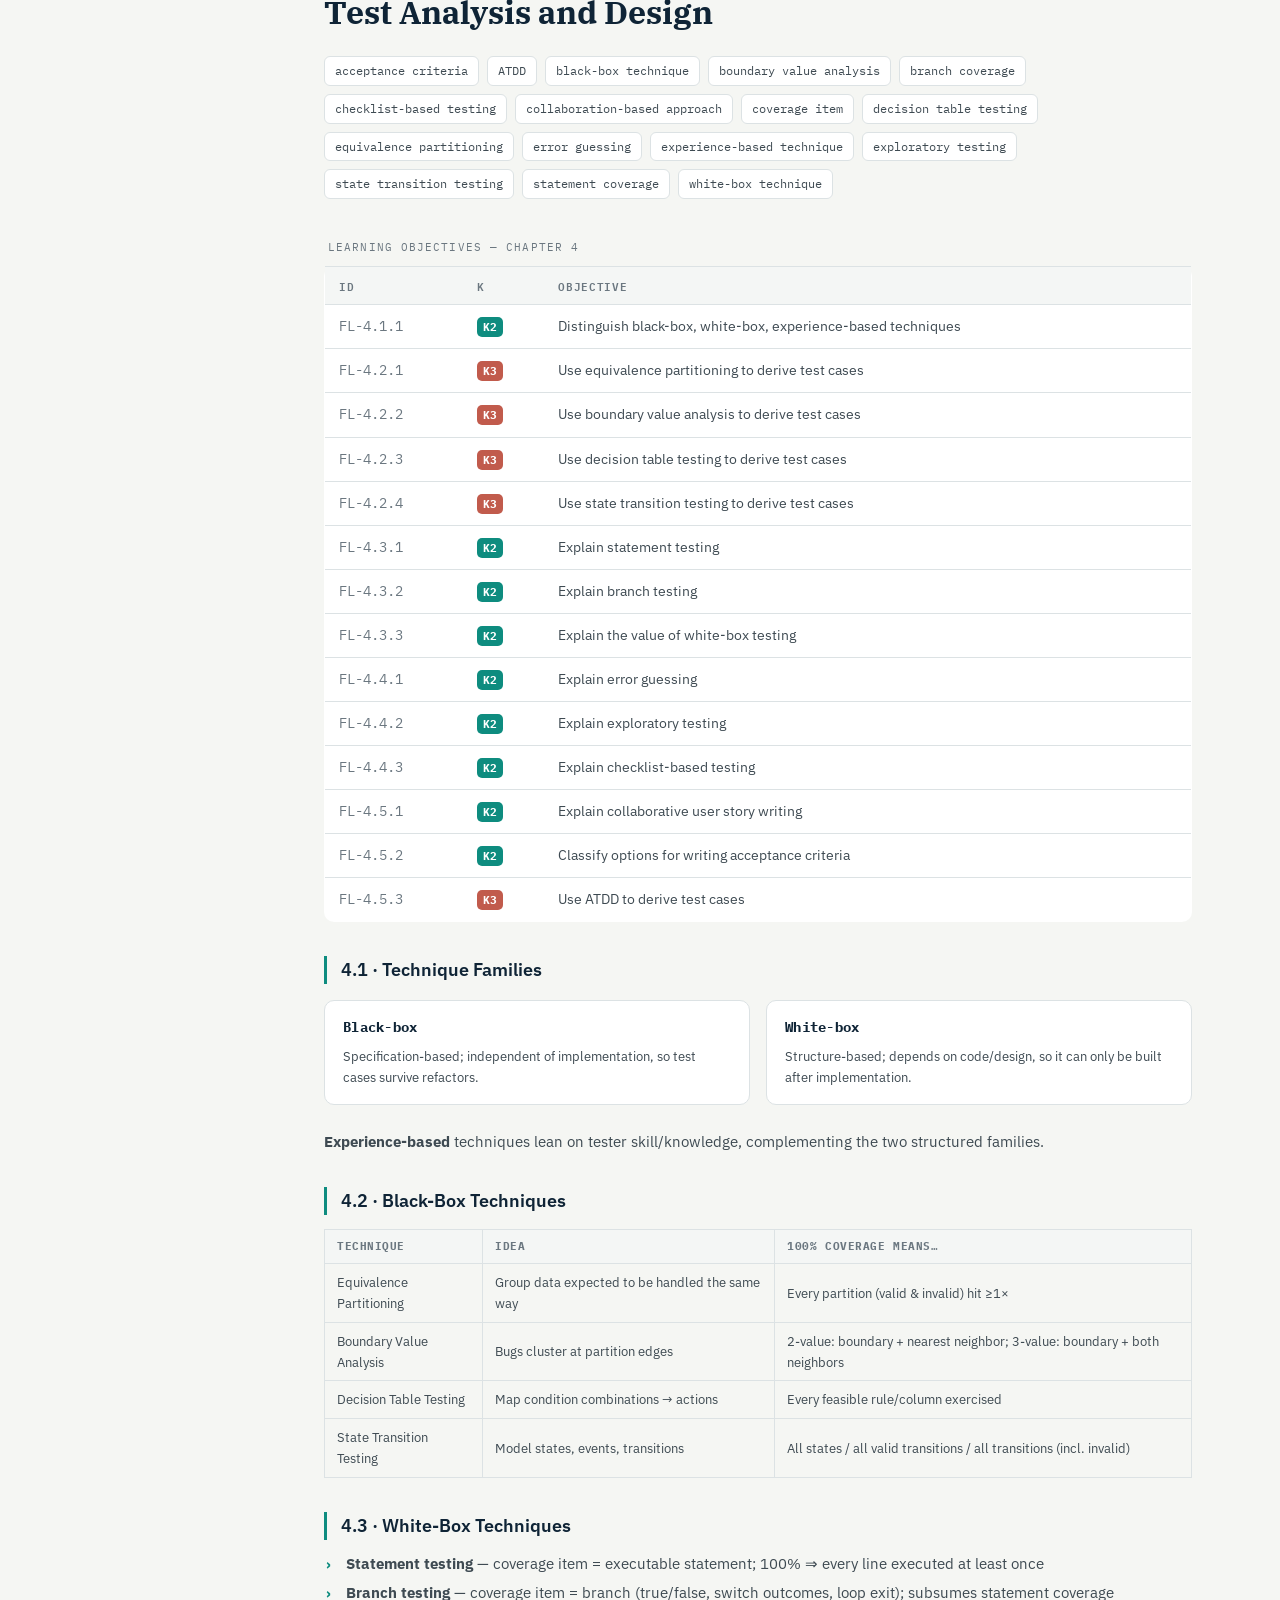
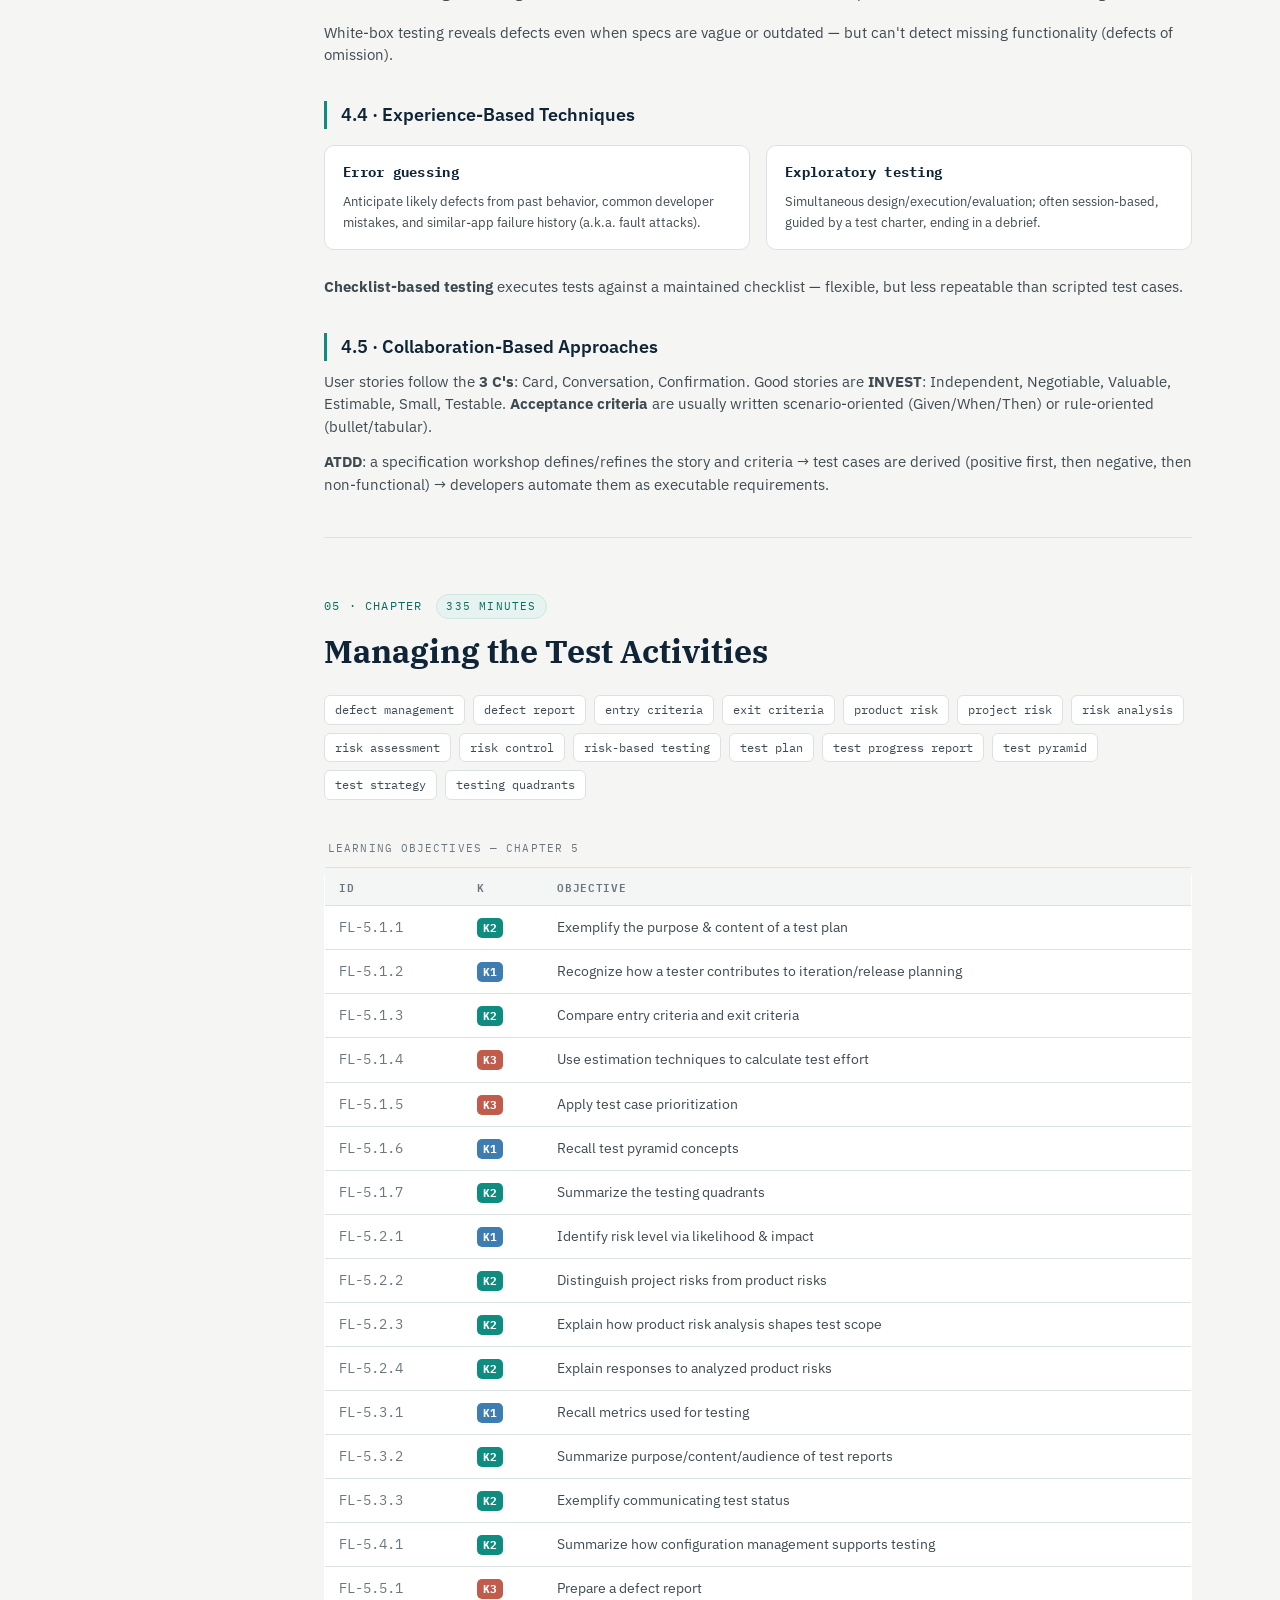
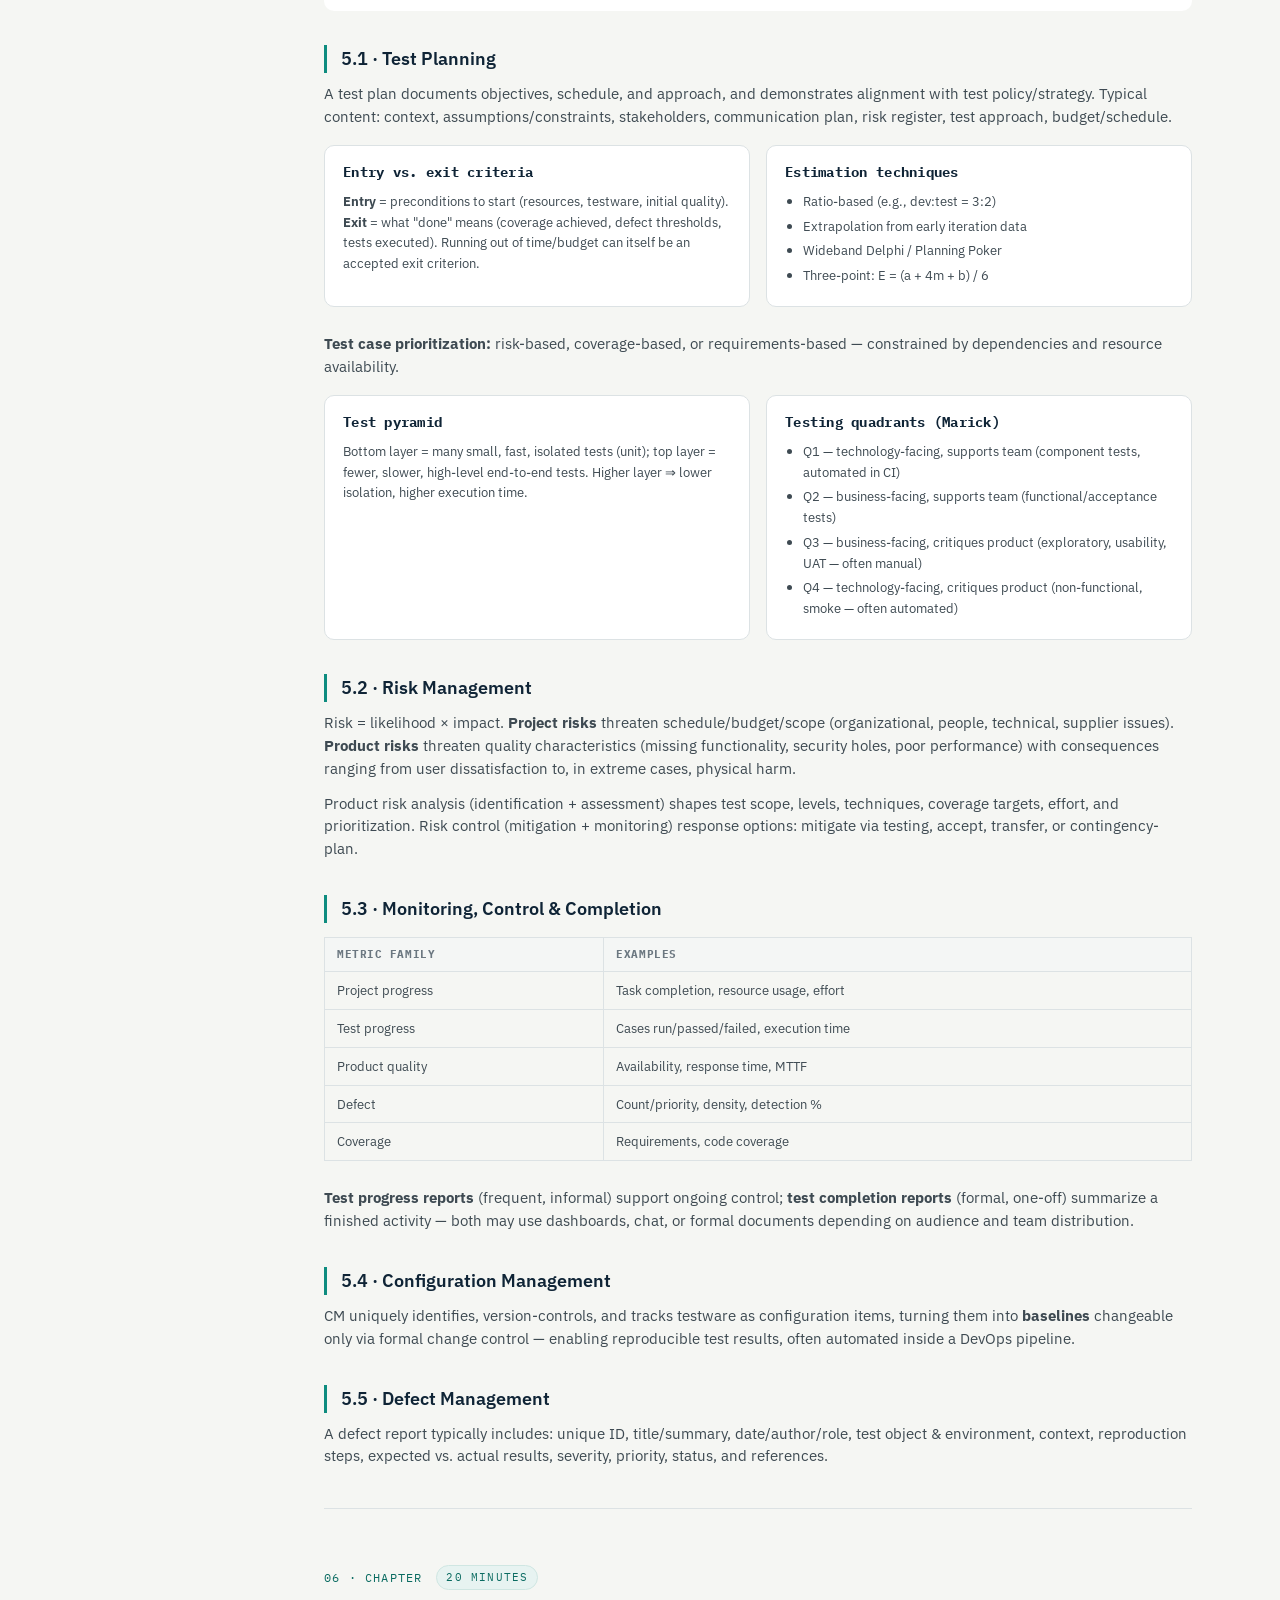
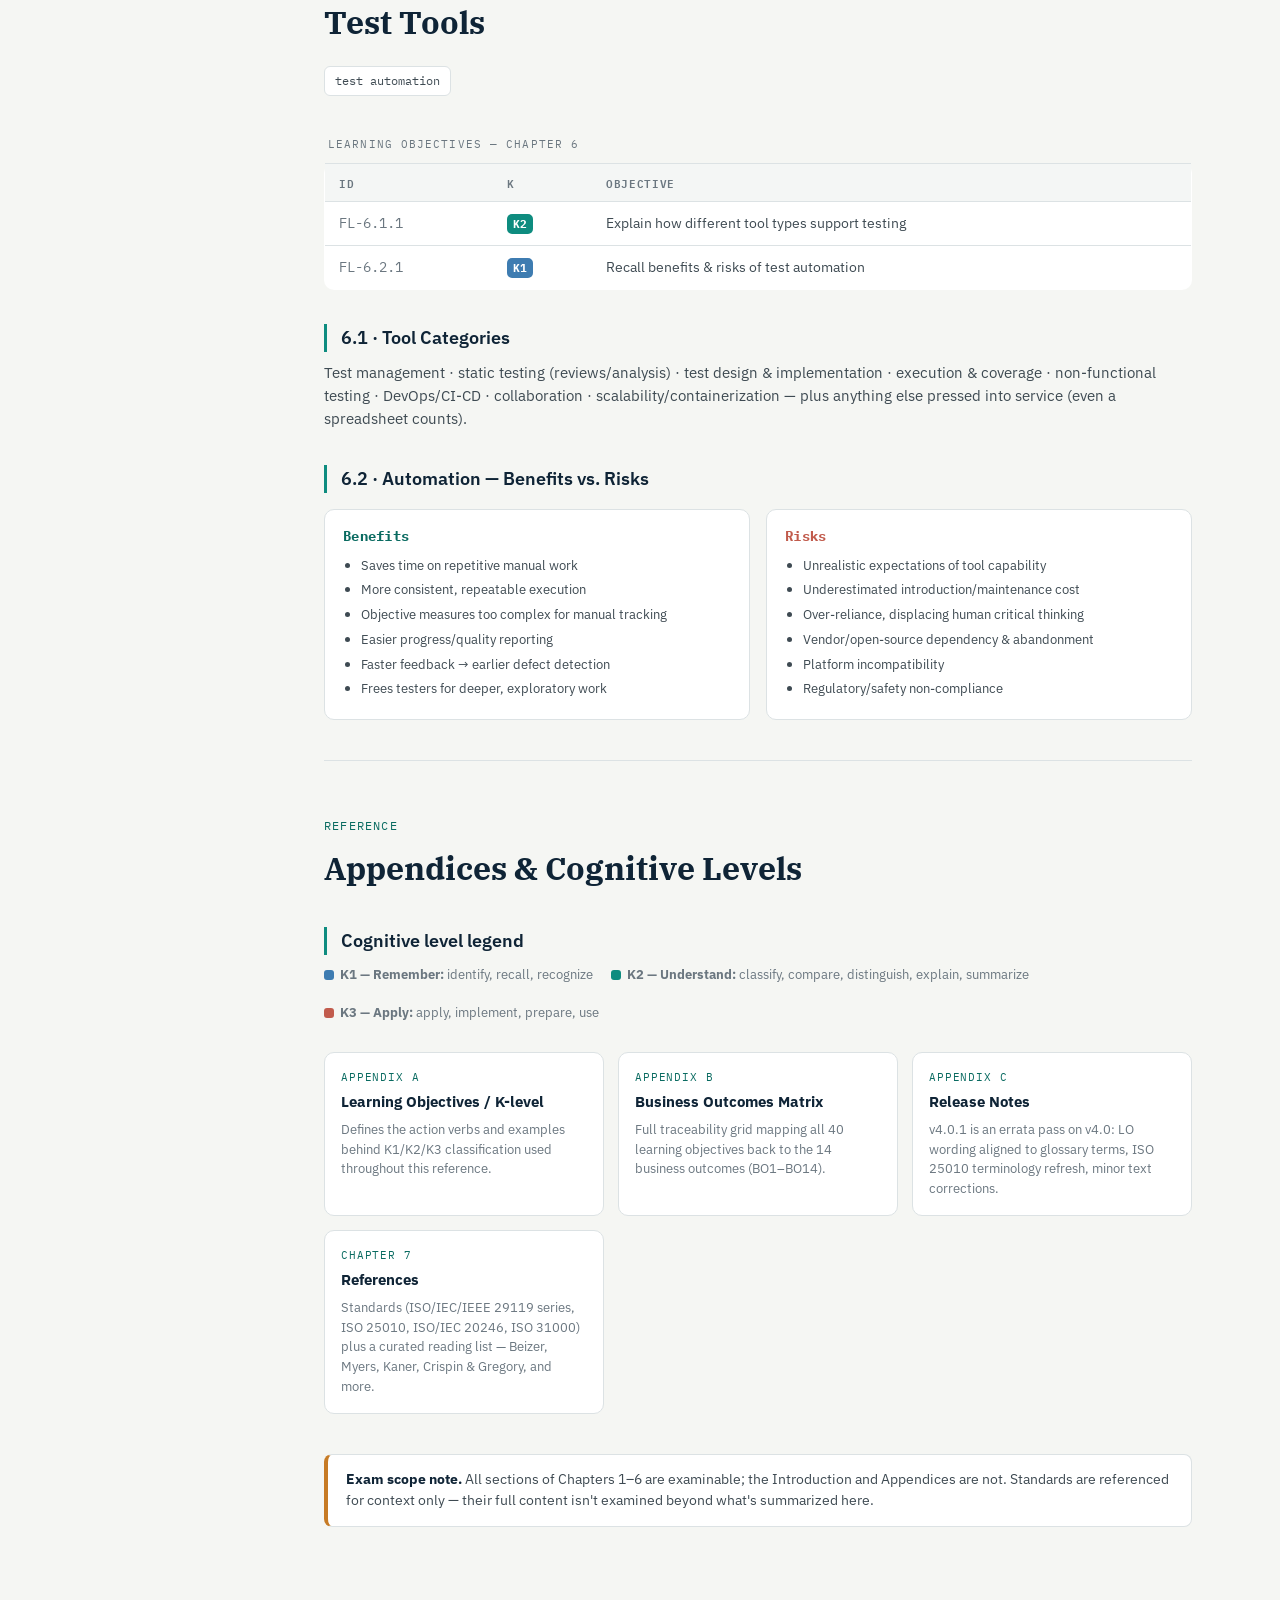
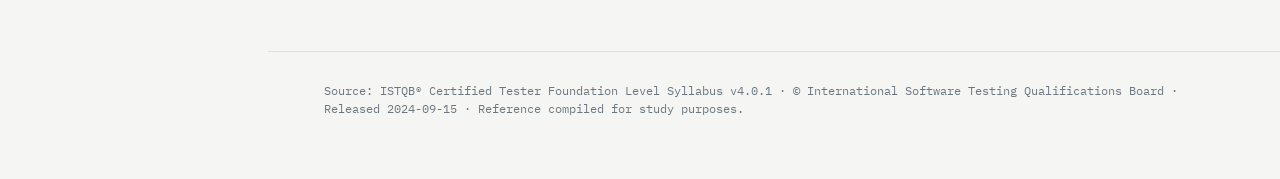
<file: client/istqb.html>
<!DOCTYPE html>
<html lang="en">
<head>
<meta charset="UTF-8">
<meta name="viewport" content="width=device-width, initial-scale=1.0">
<title>ISTQB® CTFL v4.0.1 — Study Reference</title>
<link rel="preconnect" href="https://fonts.googleapis.com">
<link href="https://fonts.googleapis.com/css2?family=IBM+Plex+Mono:wght@400;500;600;700&family=IBM+Plex+Sans:wght@400;500;600;700&family=IBM+Plex+Serif:ital,wght@0,600;0,700;1,500&display=swap" rel="stylesheet">
<style>
  :root{
    --ink:#0F2436;
    --ink-2:#16324a;
    --paper:#F5F6F3;
    --panel:#FFFFFF;
    --line:#DCE2E4;
    --teal:#0E8C7F;
    --teal-dark:#0A6B61;
    --amber:#C77B25;
    --coral:#C15B4C;
    --slate:#3E4A52;
    --slate-soft:#6B7780;
    --k1:#3E7CB1;
    --k2:#0E8C7F;
    --k3:#C15B4C;
    --radius:10px;
  }
  *{box-sizing:border-box;}
  html{scroll-behavior:smooth;}
  body{
    margin:0;
    background:var(--paper);
    color:var(--slate);
    font-family:'IBM Plex Sans', -apple-system, sans-serif;
    line-height:1.55;
  }
  ::selection{ background:var(--teal); color:#fff; }

  /* ===== Layout shell ===== */
  .shell{
    display:grid;
    grid-template-columns: 268px 1fr;
    min-height:100vh;
  }
  @media (max-width: 860px){
    .shell{ grid-template-columns: 1fr; }
    .sidebar{ position:relative; height:auto; }
  }

  /* ===== Sidebar ===== */
  .sidebar{
    position:sticky; top:0; height:100vh; overflow-y:auto;
    background:var(--ink);
    color:#cfe0e4;
    padding:28px 20px 40px;
    border-right:1px solid #08202f;
  }
  .brand{
    font-family:'IBM Plex Mono', monospace;
    font-size:11px; letter-spacing:.14em; text-transform:uppercase;
    color:var(--teal); opacity:.9; margin-bottom:6px;
  }
  .brand-title{
    font-family:'IBM Plex Serif', serif;
    font-weight:700; font-size:22px; color:#fff; line-height:1.2; margin:0 0 4px;
  }
  .brand-sub{
    font-size:12.5px; color:#93a6ae; margin-bottom:26px;
  }
  .nav-group-label{
    font-family:'IBM Plex Mono', monospace;
    font-size:10.5px; letter-spacing:.12em; text-transform:uppercase;
    color:#5f7580; margin:22px 0 8px;
  }
  .navlink{
    display:flex; align-items:baseline; gap:10px;
    padding:7px 8px; border-radius:7px;
    color:#cfe0e4; text-decoration:none; font-size:13.5px;
    transition:background .15s ease, color .15s ease;
  }
  .navlink:hover{ background:#132f42; color:#fff; }
  .navlink.active{ background:#123549; color:#fff; }
  .navlink .num{
    font-family:'IBM Plex Mono', monospace; font-size:11px; color:var(--teal);
    min-width:20px;
  }
  .navlink .mins{
    margin-left:auto; font-family:'IBM Plex Mono', monospace; font-size:10.5px; color:#5f7580;
  }
  .sidebar-foot{
    margin-top:30px; padding-top:16px; border-top:1px solid #1c3b4e;
    font-size:11.5px; color:#5f7580;
  }

  /* ===== Main ===== */
  main{ min-width:0; }

  .hero{
    padding:64px 56px 46px;
    background:
      radial-gradient(1200px 400px at 85% -10%, rgba(14,140,127,.18), transparent 60%),
      linear-gradient(180deg, var(--ink) 0%, var(--ink-2) 100%);
    color:#f2f6f5;
    position:relative;
    overflow:hidden;
  }
  .hero:before{
    content:"";
    position:absolute; inset:0;
    background-image: repeating-linear-gradient(90deg, rgba(255,255,255,.035) 0 1px, transparent 1px 64px);
    pointer-events:none;
  }
  .hero-eyebrow{
    font-family:'IBM Plex Mono', monospace; font-size:12px; letter-spacing:.16em;
    text-transform:uppercase; color:var(--teal); margin-bottom:18px;
    display:flex; align-items:center; gap:10px;
  }
  .hero-eyebrow .dot{ width:7px; height:7px; border-radius:50%; background:var(--teal); box-shadow:0 0 0 4px rgba(14,140,127,.25);}
  h1.hero-title{
    font-family:'IBM Plex Serif', serif; font-weight:700;
    font-size:clamp(34px, 4.4vw, 54px); line-height:1.05; margin:0 0 18px; max-width:780px;
  }
  .hero-title em{ color:var(--teal); font-style:normal; }
  .hero-desc{ max-width:640px; color:#b9c8ca; font-size:16px; margin-bottom:34px; }
  .hero-stats{
    display:flex; gap:0; flex-wrap:wrap; border-top:1px solid rgba(255,255,255,.12);
  }
  .stat{ padding:18px 30px 4px 0; margin-right:30px; border-right:1px solid rgba(255,255,255,.12); }
  .stat:last-child{ border-right:none; }
  .stat-num{ font-family:'IBM Plex Mono', monospace; font-size:26px; color:#fff; font-weight:600; }
  .stat-label{ font-size:11.5px; color:#8fa3a8; letter-spacing:.04em; margin-top:2px; }

  .content{ padding:8px 56px 100px; max-width:980px; }
  @media (max-width: 700px){
    .hero{ padding:44px 24px 30px; }
    .content{ padding:8px 24px 80px; }
  }

  section.chapter{
    padding-top:56px; scroll-margin-top:20px;
  }
  section.chapter + section.chapter{ border-top:1px solid var(--line); margin-top:40px; }

  .chapter-kicker{
    font-family:'IBM Plex Mono', monospace; font-size:12px; color:var(--teal-dark);
    letter-spacing:.1em; text-transform:uppercase; margin-bottom:8px; display:flex; gap:14px; align-items:center;
  }
  .chapter-kicker .time-pill{
    font-family:'IBM Plex Mono', monospace; font-size:11px; background:#e7f3f1; color:var(--teal-dark);
    padding:3px 9px; border-radius:20px; border:1px solid #cfe6e2;
  }
  h2.chapter-title{
    font-family:'IBM Plex Serif', serif; font-size:32px; margin:0 0 18px; color:var(--ink);
  }

  .keywords{
    display:flex; flex-wrap:wrap; gap:8px; margin:18px 0 30px;
  }
  .kw{
    font-family:'IBM Plex Mono', monospace; font-size:11.5px;
    background:var(--panel); border:1px solid var(--line); color:var(--slate);
    padding:5px 10px; border-radius:6px;
  }

  .lo-table{
    width:100%; border-collapse:collapse; margin:14px 0 32px;
    background:var(--panel); border:1px solid var(--line); border-radius:10px; overflow:hidden;
  }
  .lo-table caption{
    text-align:left; font-family:'IBM Plex Mono', monospace; font-size:11px; letter-spacing:.1em;
    text-transform:uppercase; color:var(--slate-soft); padding:10px 4px; caption-side:top;
  }
  .lo-table th{
    text-align:left; font-size:11px; letter-spacing:.06em; text-transform:uppercase;
    color:var(--slate-soft); background:#f4f6f5; padding:10px 14px; border-bottom:1px solid var(--line);
    font-family:'IBM Plex Mono', monospace; font-weight:600;
  }
  .lo-table td{
    padding:11px 14px; border-bottom:1px solid var(--line); font-size:13.6px; vertical-align:top;
  }
  .lo-table tr:last-child td{ border-bottom:none; }
  .lo-id{ font-family:'IBM Plex Mono', monospace; font-size:12px; color:var(--slate-soft); white-space:nowrap; }
  .klevel{
    display:inline-block; font-family:'IBM Plex Mono', monospace; font-weight:700; font-size:11px;
    width:26px; height:20px; line-height:20px; text-align:center; border-radius:5px; color:#fff;
  }
  .klevel.k1{ background:var(--k1); }
  .klevel.k2{ background:var(--k2); }
  .klevel.k3{ background:var(--k3); }

  h3.sub{
    font-family:'IBM Plex Sans', sans-serif; font-weight:600; font-size:18px; color:var(--ink);
    margin:34px 0 10px; padding-left:14px; border-left:3px solid var(--teal);
  }
  h4.subsub{
    font-size:14.5px; font-weight:600; color:var(--ink-2); margin:20px 0 6px;
  }
  p{ margin:0 0 12px; font-size:14.8px; }
  ul.tick, ol.tick{ margin:0 0 14px; padding-left:0; list-style:none; }
  ul.tick li, ol.tick li{
    position:relative; padding:3px 0 3px 22px; font-size:14.8px;
  }
  ul.tick li:before{
    content:"›"; position:absolute; left:2px; top:2px; color:var(--teal); font-weight:700; font-size:15px;
  }
  ol.tick{ counter-reset:step; }
  ol.tick li{ counter-increment:step; }
  ol.tick li:before{
    content:counter(step); position:absolute; left:0; top:2px; color:var(--teal-dark);
    font-family:'IBM Plex Mono', monospace; font-weight:700; font-size:11px;
    background:#e7f3f1; width:16px; height:16px; line-height:16px; text-align:center; border-radius:4px;
  }

  .callout{
    background:#fff; border:1px solid var(--line); border-left:4px solid var(--amber);
    border-radius:8px; padding:14px 18px; margin:16px 0 24px; font-size:13.8px;
  }
  .callout strong{ color:var(--ink); }

  .grid2{ display:grid; grid-template-columns:1fr 1fr; gap:16px; margin:16px 0 26px; }
  @media (max-width:640px){ .grid2{ grid-template-columns:1fr; } }
  .card{
    background:var(--panel); border:1px solid var(--line); border-radius:10px; padding:16px 18px;
  }
  .card h4{ margin:0 0 8px; font-size:13.5px; color:var(--ink); font-family:'IBM Plex Mono', monospace; letter-spacing:.02em;}
  .card p, .card ul{ font-size:13.4px; margin:0; }
  .card ul{ padding-left:18px; }
  .card ul li{ margin-bottom:4px; }

  table.datatable{ width:100%; border-collapse:collapse; margin:14px 0 26px; font-size:13.4px; }
  table.datatable th{ text-align:left; background:#f4f6f5; padding:8px 12px; border:1px solid var(--line); font-family:'IBM Plex Mono',monospace; font-size:11px; text-transform:uppercase; letter-spacing:.05em; color:var(--slate-soft);}
  table.datatable td{ padding:8px 12px; border:1px solid var(--line); }

  .k-legend{
    display:flex; gap:18px; flex-wrap:wrap; margin:10px 0 30px; font-size:12.5px; color:var(--slate-soft);
  }
  .k-legend span.dot{ display:inline-block; width:10px; height:10px; border-radius:3px; margin-right:6px; vertical-align:-1px;}

  /* Back to top */
  .totop{
    position:fixed; right:26px; bottom:26px; width:42px; height:42px; border-radius:50%;
    background:var(--ink); color:#fff; display:flex; align-items:center; justify-content:center;
    text-decoration:none; box-shadow:0 6px 18px rgba(0,0,0,.18); opacity:0; pointer-events:none;
    transition:opacity .2s ease;
    font-family:'IBM Plex Mono', monospace; font-size:16px;
  }
  .totop.show{ opacity:1; pointer-events:auto; }

  .appendix-strip{
    display:grid; grid-template-columns:repeat(auto-fit,minmax(210px,1fr)); gap:14px; margin:20px 0 40px;
  }
  .app-card{
    background:var(--panel); border:1px solid var(--line); border-radius:10px; padding:16px;
  }
  .app-card .tag{ font-family:'IBM Plex Mono',monospace; font-size:10.5px; color:var(--teal-dark); text-transform:uppercase; letter-spacing:.08em;}
  .app-card h5{ margin:6px 0 6px; font-size:14.5px; color:var(--ink); }
  .app-card p{ font-size:12.8px; margin:0; color:var(--slate-soft); }

  footer.pagefoot{
    padding:30px 56px 60px; color:var(--slate-soft); font-size:12px; border-top:1px solid var(--line);
    font-family:'IBM Plex Mono', monospace;
  }
</style>
</head>
<body>

<div class="shell">
  <!-- ============ SIDEBAR ============ -->
  <nav class="sidebar" id="sidebar">
    <div class="brand">ISTQB® · v4.0.1</div>
    <div class="brand-title">CTFL Study Reference</div>
    <div class="brand-sub">Certified Tester Foundation Level Syllabus — condensed &amp; navigable</div>

    <div class="nav-group-label">Orientation</div>
    <a class="navlink" href="#intro"><span class="num">00</span> Introduction &amp; outcomes</a>

    <div class="nav-group-label">Chapters</div>
    <a class="navlink" href="#ch1"><span class="num">01</span> Fundamentals of Testing <span class="mins">180m</span></a>
    <a class="navlink" href="#ch2"><span class="num">02</span> Testing Throughout the SDLC <span class="mins">130m</span></a>
    <a class="navlink" href="#ch3"><span class="num">03</span> Static Testing <span class="mins">80m</span></a>
    <a class="navlink" href="#ch4"><span class="num">04</span> Test Analysis &amp; Design <span class="mins">390m</span></a>
    <a class="navlink" href="#ch5"><span class="num">05</span> Managing Test Activities <span class="mins">335m</span></a>
    <a class="navlink" href="#ch6"><span class="num">06</span> Test Tools <span class="mins">20m</span></a>

    <div class="nav-group-label">Reference</div>
    <a class="navlink" href="#appendix">Appendices &amp; K-levels</a>

    <div class="sidebar-foot">
      Total instruction time: <strong style="color:#cfe0e4">1135 min</strong> (18h 55m)<br>
      Released 15 Sep 2024 · Errata edition
    </div>
  </nav>

  <!-- ============ MAIN ============ -->
  <main>
    <div class="hero">
      <div class="hero-eyebrow"><span class="dot"></span> International Software Testing Qualifications Board</div>
      <h1 class="hero-title">Certified Tester <em>Foundation Level</em> — Syllabus v4.0.1</h1>
      <p class="hero-desc">A condensed, navigable reference built from the official ISTQB® CTFL syllabus: six examinable chapters, every learning objective, keyword set, and cognitive level (K1–K3), organized for quick review and exam prep.</p>
      <div class="hero-stats">
        <div class="stat"><div class="stat-num">6</div><div class="stat-label">Examinable chapters</div></div>
        <div class="stat"><div class="stat-num">40</div><div class="stat-label">Learning objectives</div></div>
        <div class="stat"><div class="stat-num">14</div><div class="stat-label">Business outcomes</div></div>
        <div class="stat"><div class="stat-num">18h55</div><div class="stat-label">Min. instruction time</div></div>
      </div>
    </div>

    <div class="content">

      <!-- ============ INTRO ============ -->
      <section class="chapter" id="intro">
        <div class="chapter-kicker">00 · Orientation</div>
        <h2 class="chapter-title">Introduction &amp; Business Outcomes</h2>
        <p>The syllabus is the basis for the Foundation Level exam and serves member boards, certification bodies, training providers, and candidates. It's aimed at anyone touching software testing — testers, analysts, developers, product owners, and managers — and is the entry point to ISTQB's Core Advanced, Expert, Agile, and Specialist certification tracks.</p>

        <h3 class="sub">14 Business Outcomes</h3>
        <p>Every learning objective in the syllabus traces back to one of these outcomes — what a certified tester can actually <em style="color:var(--ink);font-style:normal;font-weight:600;">do</em> after passing.</p>
        <div class="grid2">
          <div class="card"><h4>BO1–BO4</h4><ul>
            <li>Understand what testing is &amp; why it's beneficial</li>
            <li>Understand fundamental testing concepts</li>
            <li>Select test approach &amp; activities by context</li>
            <li>Assess and improve documentation quality</li>
          </ul></div>
          <div class="card"><h4>BO5–BO8</h4><ul>
            <li>Increase test effectiveness &amp; efficiency</li>
            <li>Align testing with the SDLC</li>
            <li>Understand test management principles</li>
            <li>Write clear, understandable defect reports</li>
          </ul></div>
          <div class="card"><h4>BO9–BO11</h4><ul>
            <li>Understand priority/effort drivers in testing</li>
            <li>Work as part of a cross-functional team</li>
            <li>Know risks &amp; benefits of test automation</li>
          </ul></div>
          <div class="card"><h4>BO12–BO14</h4><ul>
            <li>Identify essential testing skills</li>
            <li>Understand risk's impact on testing</li>
            <li>Effectively report progress &amp; quality</li>
          </ul></div>
        </div>

        <div class="callout"><strong>Cognitive levels.</strong> All content is examinable at K1. Each learning objective additionally carries K1 (Remember), K2 (Understand), or K3 (Apply) — see the legend in the Appendix section.</div>
      </section>

      <!-- ============ CHAPTER 1 ============ -->
      <section class="chapter" id="ch1">
        <div class="chapter-kicker">01 · Chapter <span class="time-pill">180 minutes</span></div>
        <h2 class="chapter-title">Fundamentals of Testing</h2>

        <div class="keywords">
          <span class="kw">coverage</span><span class="kw">debugging</span><span class="kw">defect</span><span class="kw">error</span>
          <span class="kw">failure</span><span class="kw">quality</span><span class="kw">quality assurance</span><span class="kw">root cause</span>
          <span class="kw">test analysis</span><span class="kw">test basis</span><span class="kw">test case</span><span class="kw">test condition</span>
          <span class="kw">test control</span><span class="kw">test data</span><span class="kw">test design</span><span class="kw">test execution</span>
          <span class="kw">test monitoring</span><span class="kw">test object</span><span class="kw">test objective</span><span class="kw">test planning</span>
          <span class="kw">test procedure</span><span class="kw">test process</span><span class="kw">test result</span><span class="kw">testware</span>
          <span class="kw">traceability</span><span class="kw">validation</span><span class="kw">verification</span>
        </div>

        <table class="lo-table">
          <caption>Learning objectives — Chapter 1</caption>
          <tr><th>ID</th><th>K</th><th>Objective</th></tr>
          <tr><td class="lo-id">FL-1.1.1</td><td><span class="klevel k1">K1</span></td><td>Identify typical test objectives</td></tr>
          <tr><td class="lo-id">FL-1.1.2</td><td><span class="klevel k2">K2</span></td><td>Differentiate testing from debugging</td></tr>
          <tr><td class="lo-id">FL-1.2.1</td><td><span class="klevel k2">K2</span></td><td>Exemplify why testing is necessary</td></tr>
          <tr><td class="lo-id">FL-1.2.2</td><td><span class="klevel k1">K1</span></td><td>Recall the relation between testing and QA</td></tr>
          <tr><td class="lo-id">FL-1.2.3</td><td><span class="klevel k2">K2</span></td><td>Distinguish root cause, error, defect, failure</td></tr>
          <tr><td class="lo-id">FL-1.3.1</td><td><span class="klevel k2">K2</span></td><td>Explain the seven testing principles</td></tr>
          <tr><td class="lo-id">FL-1.4.1</td><td><span class="klevel k2">K2</span></td><td>Explain test activities and related tasks</td></tr>
          <tr><td class="lo-id">FL-1.4.2</td><td><span class="klevel k2">K2</span></td><td>Explain the impact of context on the test process</td></tr>
          <tr><td class="lo-id">FL-1.4.3</td><td><span class="klevel k2">K2</span></td><td>Differentiate testware supporting test activities</td></tr>
          <tr><td class="lo-id">FL-1.4.4</td><td><span class="klevel k2">K2</span></td><td>Explain the value of maintaining traceability</td></tr>
          <tr><td class="lo-id">FL-1.4.5</td><td><span class="klevel k2">K2</span></td><td>Compare the different roles in testing</td></tr>
          <tr><td class="lo-id">FL-1.5.1</td><td><span class="klevel k2">K2</span></td><td>Give examples of generic skills required for testing</td></tr>
          <tr><td class="lo-id">FL-1.5.2</td><td><span class="klevel k1">K1</span></td><td>Recall the advantages of the whole team approach</td></tr>
          <tr><td class="lo-id">FL-1.5.3</td><td><span class="klevel k2">K2</span></td><td>Distinguish benefits/drawbacks of test independence</td></tr>
        </table>

        <h3 class="sub">1.1 · What is Testing?</h3>
        <p>Testing is a set of activities to <strong>discover defects</strong> and <strong>evaluate quality</strong> of work products (test objects). It's more than execution — it includes planning, analysis, design, implementation, and completion. Testing covers both <strong>verification</strong> ("did we build it to spec?") and <strong>validation</strong> ("did we build the right thing for the user?"). It can be <strong>dynamic</strong> (executing software) or <strong>static</strong> (no execution — reviews, static analysis).</p>
        <p>Typical objectives: evaluate work products, cause failures &amp; find defects, ensure coverage, reduce risk of poor quality, verify requirements/compliance, inform stakeholder decisions, build confidence, and validate the object meets stakeholder expectations.</p>

        <h4 class="subsub">Testing vs. debugging</h4>
        <p>Testing finds/triggers defects; debugging (a development activity) reproduces, diagnoses, and fixes them. After a fix: <strong>confirmation testing</strong> checks the original defect is gone; <strong>regression testing</strong> checks nothing else broke.</p>

        <h3 class="sub">1.2 · Why is Testing Necessary?</h3>
        <ul class="tick">
          <li>Cost-effective defect detection → indirectly raises quality (defects are removed via debugging)</li>
          <li>Direct quality evaluation feeding release decisions across the SDLC</li>
          <li>Gives users indirect representation in the project</li>
          <li>May be mandated by contracts, law, or regulation</li>
        </ul>
        <h4 class="subsub">Testing vs. Quality Assurance</h4>
        <p>Testing is <strong>product-oriented &amp; corrective</strong> (a form of quality control). QA is <strong>process-oriented &amp; preventive</strong> — good process ⇒ good product — and is everyone's responsibility.</p>
        <h4 class="subsub">Errors → Defects → Failures</h4>
        <p>Human <strong>errors</strong> (mistakes) create <strong>defects</strong> (bugs); an executed defect may cause a <strong>failure</strong>. Not all defects fail every time; failures can also come from environmental conditions. <strong>Root cause analysis</strong> targets the underlying reason to prevent recurrence.</p>

        <h3 class="sub">1.3 · The Seven Testing Principles</h3>
        <ol class="tick">
          <li><strong>Testing shows presence, not absence, of defects.</strong> It reduces undiscovered defects but can't prove correctness.</li>
          <li><strong>Exhaustive testing is impossible.</strong> Use techniques, prioritization, and risk to focus effort.</li>
          <li><strong>Early testing saves time and money.</strong> Start static and dynamic testing as early as possible.</li>
          <li><strong>Defects cluster together</strong> (Pareto principle) — predicted/observed clusters drive risk-based testing.</li>
          <li><strong>Tests wear out.</strong> Repeated tests lose power to find new defects; vary and refresh them.</li>
          <li><strong>Testing is context dependent.</strong> No universal approach fits every project.</li>
          <li><strong>Absence-of-defects is a fallacy.</strong> A bug-free system can still fail to meet real user needs — validation matters too.</li>
        </ol>

        <h3 class="sub">1.4 · Test Activities, Testware &amp; Roles</h3>
        <table class="datatable">
          <tr><th>Activity</th><th>Answers</th><th>Typical outputs</th></tr>
          <tr><td>Test planning</td><td>What's the approach?</td><td>Test plan, schedule, risk register</td></tr>
          <tr><td>Monitoring &amp; control</td><td>Are we on track?</td><td>Progress reports, control directives</td></tr>
          <tr><td>Test analysis</td><td>What to test?</td><td>Test conditions, defect reports on basis</td></tr>
          <tr><td>Test design</td><td>How to test?</td><td>Test cases, charters, coverage items</td></tr>
          <tr><td>Test implementation</td><td>Are we ready?</td><td>Scripts, test suites, execution schedule</td></tr>
          <tr><td>Test execution</td><td>Running tests</td><td>Test logs, defect reports</td></tr>
          <tr><td>Test completion</td><td>Wrapping up</td><td>Completion report, lessons learned</td></tr>
        </table>
        <p><strong>Context factors</strong> shaping the process: stakeholders, team skills, business domain, technical factors, project constraints, org factors, SDLC model, and tooling.</p>
        <p><strong>Traceability</strong> links test basis ↔ testware ↔ results ↔ defects — it drives coverage evaluation, impact analysis, audits, and clearer reporting.</p>
        <p><strong>Two principal roles:</strong> <em>test management</em> (planning, monitoring, control, completion) and <em>testing</em> (analysis, design, implementation, execution) — one person can hold both.</p>

        <h3 class="sub">1.5 · Essential Skills &amp; Good Practices</h3>
        <div class="grid2">
          <div class="card"><h4>Generic skills</h4><ul>
            <li>Testing &amp; domain knowledge</li>
            <li>Thoroughness, curiosity, attention to detail</li>
            <li>Communication &amp; active listening</li>
            <li>Analytical/critical thinking, creativity</li>
            <li>Technical knowledge</li>
          </ul></div>
          <div class="card"><h4>Independence of testing</h4><ul>
            <li>None → author tests own work</li>
            <li>Some → peer from same team</li>
            <li>High → tester outside the team</li>
            <li>Very high → tester outside the org</li>
            <li>Benefit: fresh perspective; risk: isolation from dev team</li>
          </ul></div>
        </div>
        <p>The <strong>whole team approach</strong> (from Extreme Programming) has any skilled member perform any task, with shared responsibility for quality — great for collaboration, but not always appropriate (e.g., safety-critical systems may need higher independence).</p>
      </section>

      <!-- ============ CHAPTER 2 ============ -->
      <section class="chapter" id="ch2">
        <div class="chapter-kicker">02 · Chapter <span class="time-pill">130 minutes</span></div>
        <h2 class="chapter-title">Testing Throughout the SDLC</h2>

        <div class="keywords">
          <span class="kw">acceptance testing</span><span class="kw">black-box testing</span><span class="kw">component integration testing</span>
          <span class="kw">component testing</span><span class="kw">confirmation testing</span><span class="kw">functional testing</span>
          <span class="kw">integration testing</span><span class="kw">maintenance testing</span><span class="kw">non-functional testing</span>
          <span class="kw">regression testing</span><span class="kw">shift left</span><span class="kw">system integration testing</span>
          <span class="kw">system testing</span><span class="kw">test level</span><span class="kw">test object</span><span class="kw">test type</span>
          <span class="kw">white-box testing</span>
        </div>

        <table class="lo-table">
          <caption>Learning objectives — Chapter 2</caption>
          <tr><th>ID</th><th>K</th><th>Objective</th></tr>
          <tr><td class="lo-id">FL-2.1.1</td><td><span class="klevel k2">K2</span></td><td>Explain the impact of the chosen SDLC on testing</td></tr>
          <tr><td class="lo-id">FL-2.1.2</td><td><span class="klevel k1">K1</span></td><td>Recall good testing practices across all SDLCs</td></tr>
          <tr><td class="lo-id">FL-2.1.3</td><td><span class="klevel k1">K1</span></td><td>Recall test-first approach examples</td></tr>
          <tr><td class="lo-id">FL-2.1.4</td><td><span class="klevel k2">K2</span></td><td>Summarize DevOps's impact on testing</td></tr>
          <tr><td class="lo-id">FL-2.1.5</td><td><span class="klevel k2">K2</span></td><td>Explain shift left</td></tr>
          <tr><td class="lo-id">FL-2.1.6</td><td><span class="klevel k2">K2</span></td><td>Explain retrospectives as process improvement</td></tr>
          <tr><td class="lo-id">FL-2.2.1</td><td><span class="klevel k2">K2</span></td><td>Distinguish the different test levels</td></tr>
          <tr><td class="lo-id">FL-2.2.2</td><td><span class="klevel k2">K2</span></td><td>Distinguish the different test types</td></tr>
          <tr><td class="lo-id">FL-2.2.3</td><td><span class="klevel k2">K2</span></td><td>Distinguish confirmation vs regression testing</td></tr>
          <tr><td class="lo-id">FL-2.3.1</td><td><span class="klevel k2">K2</span></td><td>Summarize maintenance testing and its triggers</td></tr>
        </table>

        <h3 class="sub">2.1 · SDLC Context</h3>
        <p>SDLC models: <strong>sequential</strong> (waterfall, V-model), <strong>iterative</strong> (spiral, prototyping), <strong>incremental</strong> (Unified Process) — plus finer-grained methods like ATDD, BDD, DDD, XP, FDD, Kanban, Lean IT, Scrum, TDD. The chosen model impacts test scope/timing, documentation detail, technique choice, automation extent, and tester responsibilities.</p>
        <div class="grid2">
          <div class="card"><h4>Test-first approaches</h4><ul>
            <li><strong>TDD</strong> — write test, then code, then refactor</li>
            <li><strong>ATDD</strong> — derive tests from acceptance criteria before building</li>
            <li><strong>BDD</strong> — Given/When/Then natural-language behavior specs</li>
          </ul></div>
          <div class="card"><h4>DevOps &amp; testing</h4><ul>
            <li>Fast feedback via CI/CD pipelines</li>
            <li>Promotes shift left; stable, automated environments</li>
            <li>Risk: pipeline/tooling upkeep, automation resourcing</li>
          </ul></div>
        </div>
        <p><strong>Shift left</strong> = perform testing earlier (review specs, write tests before code, static analysis before dynamic, non-functional testing from component level) — without neglecting later-stage testing. <strong>Retrospectives</strong> (what worked / what didn't / how to improve) drive continuous improvement and feed the test completion report.</p>

        <h3 class="sub">2.2 · Test Levels &amp; Test Types</h3>
        <table class="datatable">
          <tr><th>Level</th><th>Focus</th></tr>
          <tr><td>Component testing</td><td>Individual components in isolation (usually by developers)</td></tr>
          <tr><td>Component integration testing</td><td>Interfaces/interactions between components</td></tr>
          <tr><td>System testing</td><td>Whole system behavior, functional + non-functional</td></tr>
          <tr><td>System integration testing</td><td>Interfaces between the system and external systems/services</td></tr>
          <tr><td>Acceptance testing</td><td>Validation &amp; deployment readiness — UAT, operational, contractual, regulatory, alpha/beta</td></tr>
        </table>
        <table class="datatable">
          <tr><th>Type</th><th>Question it answers</th></tr>
          <tr><td>Functional</td><td>What should the system do?</td></tr>
          <tr><td>Non-functional</td><td>How well does it behave? (performance, usability, security, reliability…)</td></tr>
          <tr><td>Black-box</td><td>Does behavior match spec? (no internal structure knowledge)</td></tr>
          <tr><td>White-box</td><td>Is the internal structure adequately exercised?</td></tr>
        </table>
        <p><strong>Confirmation testing</strong> re-checks that a specific defect is fixed. <strong>Regression testing</strong> checks that a change hasn't broken anything else — a prime automation candidate, especially under CI.</p>

        <h3 class="sub">2.3 · Maintenance Testing</h3>
        <p>Triggered by <strong>modifications</strong> (planned enhancements, corrective fixes, hot fixes), <strong>upgrades/migrations</strong> of the operational environment, or <strong>retirement</strong> of a system (data archiving/restore testing). Scope depends on change risk, system size, and change size.</p>
      </section>

      <!-- ============ CHAPTER 3 ============ -->
      <section class="chapter" id="ch3">
        <div class="chapter-kicker">03 · Chapter <span class="time-pill">80 minutes</span></div>
        <h2 class="chapter-title">Static Testing</h2>

        <div class="keywords">
          <span class="kw">anomaly</span><span class="kw">dynamic testing</span><span class="kw">formal review</span>
          <span class="kw">informal review</span><span class="kw">inspection</span><span class="kw">review</span>
          <span class="kw">static analysis</span><span class="kw">static testing</span><span class="kw">technical review</span><span class="kw">walkthrough</span>
        </div>

        <table class="lo-table">
          <caption>Learning objectives — Chapter 3</caption>
          <tr><th>ID</th><th>K</th><th>Objective</th></tr>
          <tr><td class="lo-id">FL-3.1.1</td><td><span class="klevel k1">K1</span></td><td>Recognize work products examinable by static testing</td></tr>
          <tr><td class="lo-id">FL-3.1.2</td><td><span class="klevel k2">K2</span></td><td>Explain the value of static testing</td></tr>
          <tr><td class="lo-id">FL-3.1.3</td><td><span class="klevel k2">K2</span></td><td>Compare static and dynamic testing</td></tr>
          <tr><td class="lo-id">FL-3.2.1</td><td><span class="klevel k1">K1</span></td><td>Identify benefits of early/frequent stakeholder feedback</td></tr>
          <tr><td class="lo-id">FL-3.2.2</td><td><span class="klevel k2">K2</span></td><td>Summarize review process activities</td></tr>
          <tr><td class="lo-id">FL-3.2.3</td><td><span class="klevel k1">K1</span></td><td>Recall responsibilities of principal review roles</td></tr>
          <tr><td class="lo-id">FL-3.2.4</td><td><span class="klevel k2">K2</span></td><td>Compare the different review types</td></tr>
          <tr><td class="lo-id">FL-3.2.5</td><td><span class="klevel k1">K1</span></td><td>Recall factors for a successful review</td></tr>
        </table>

        <h3 class="sub">3.1 · Static Testing Basics</h3>
        <p>Static testing examines work products <strong>without executing code</strong> — via manual review or tool-based static analysis. It can be applied almost anywhere: requirements, code, test plans, contracts, models. It catches defects dynamic testing can't (unreachable code, requirement ambiguity) and catches them earlier and cheaper — especially requirement/design defects, coding-standard deviations, interface mismatches, and certain security flaws.</p>

        <table class="datatable">
          <tr><th>Static testing</th><th>Dynamic testing</th></tr>
          <tr><td>Finds defects directly</td><td>Causes failures → defect found via analysis</td></tr>
          <tr><td>Works on non-executable products</td><td>Requires executable code</td></tr>
          <tr><td>Measures e.g. maintainability</td><td>Measures e.g. performance efficiency</td></tr>
          <tr><td>Reaches rarely-executed code paths easily</td><td>Can struggle to reach them</td></tr>
        </table>

        <h3 class="sub">3.2 · Feedback &amp; Review Process</h3>
        <p>Early, frequent stakeholder feedback prevents costly rework and missed deadlines by catching misunderstandings before they compound.</p>
        <ol class="tick">
          <li><strong>Planning</strong> — define scope, criteria, effort, timeframe</li>
          <li><strong>Review initiation</strong> — distribute materials, confirm roles</li>
          <li><strong>Individual review</strong> — each reviewer logs anomalies solo</li>
          <li><strong>Communication &amp; analysis</strong> — discuss, triage, agree follow-ups</li>
          <li><strong>Fixing &amp; reporting</strong> — log defects, confirm exit criteria, report results</li>
        </ol>
        <div class="grid2">
          <div class="card"><h4>Review roles</h4><ul>
            <li>Manager — resources, scope decision</li>
            <li>Author — creates/fixes the product</li>
            <li>Moderator — runs the meeting</li>
            <li>Scribe — records anomalies/decisions</li>
            <li>Reviewer — performs the review</li>
            <li>Review leader — overall responsibility</li>
          </ul></div>
          <div class="card"><h4>Review types (least → most formal)</h4><ul>
            <li><strong>Informal</strong> — no defined process</li>
            <li><strong>Walkthrough</strong> — led by author</li>
            <li><strong>Technical review</strong> — led by moderator, technical peers</li>
            <li><strong>Inspection</strong> — most formal, metrics-driven; author can't be leader/scribe</li>
          </ul></div>
        </div>
        <p><strong>Success factors:</strong> clear objectives/exit criteria, right review type for context, small review chunks, feedback loop to authors, prep time, management support, cultural buy-in, training, and good facilitation.</p>
      </section>

      <!-- ============ CHAPTER 4 ============ -->
      <section class="chapter" id="ch4">
        <div class="chapter-kicker">04 · Chapter <span class="time-pill">390 minutes</span></div>
        <h2 class="chapter-title">Test Analysis and Design</h2>

        <div class="keywords">
          <span class="kw">acceptance criteria</span><span class="kw">ATDD</span><span class="kw">black-box technique</span>
          <span class="kw">boundary value analysis</span><span class="kw">branch coverage</span><span class="kw">checklist-based testing</span>
          <span class="kw">collaboration-based approach</span><span class="kw">coverage item</span><span class="kw">decision table testing</span>
          <span class="kw">equivalence partitioning</span><span class="kw">error guessing</span><span class="kw">experience-based technique</span>
          <span class="kw">exploratory testing</span><span class="kw">state transition testing</span><span class="kw">statement coverage</span>
          <span class="kw">white-box technique</span>
        </div>

        <table class="lo-table">
          <caption>Learning objectives — Chapter 4</caption>
          <tr><th>ID</th><th>K</th><th>Objective</th></tr>
          <tr><td class="lo-id">FL-4.1.1</td><td><span class="klevel k2">K2</span></td><td>Distinguish black-box, white-box, experience-based techniques</td></tr>
          <tr><td class="lo-id">FL-4.2.1</td><td><span class="klevel k3">K3</span></td><td>Use equivalence partitioning to derive test cases</td></tr>
          <tr><td class="lo-id">FL-4.2.2</td><td><span class="klevel k3">K3</span></td><td>Use boundary value analysis to derive test cases</td></tr>
          <tr><td class="lo-id">FL-4.2.3</td><td><span class="klevel k3">K3</span></td><td>Use decision table testing to derive test cases</td></tr>
          <tr><td class="lo-id">FL-4.2.4</td><td><span class="klevel k3">K3</span></td><td>Use state transition testing to derive test cases</td></tr>
          <tr><td class="lo-id">FL-4.3.1</td><td><span class="klevel k2">K2</span></td><td>Explain statement testing</td></tr>
          <tr><td class="lo-id">FL-4.3.2</td><td><span class="klevel k2">K2</span></td><td>Explain branch testing</td></tr>
          <tr><td class="lo-id">FL-4.3.3</td><td><span class="klevel k2">K2</span></td><td>Explain the value of white-box testing</td></tr>
          <tr><td class="lo-id">FL-4.4.1</td><td><span class="klevel k2">K2</span></td><td>Explain error guessing</td></tr>
          <tr><td class="lo-id">FL-4.4.2</td><td><span class="klevel k2">K2</span></td><td>Explain exploratory testing</td></tr>
          <tr><td class="lo-id">FL-4.4.3</td><td><span class="klevel k2">K2</span></td><td>Explain checklist-based testing</td></tr>
          <tr><td class="lo-id">FL-4.5.1</td><td><span class="klevel k2">K2</span></td><td>Explain collaborative user story writing</td></tr>
          <tr><td class="lo-id">FL-4.5.2</td><td><span class="klevel k2">K2</span></td><td>Classify options for writing acceptance criteria</td></tr>
          <tr><td class="lo-id">FL-4.5.3</td><td><span class="klevel k3">K3</span></td><td>Use ATDD to derive test cases</td></tr>
        </table>

        <h3 class="sub">4.1 · Technique Families</h3>
        <div class="grid2">
          <div class="card"><h4>Black-box</h4><p>Specification-based; independent of implementation, so test cases survive refactors.</p></div>
          <div class="card"><h4>White-box</h4><p>Structure-based; depends on code/design, so it can only be built after implementation.</p></div>
        </div>
        <p><strong>Experience-based</strong> techniques lean on tester skill/knowledge, complementing the two structured families.</p>

        <h3 class="sub">4.2 · Black-Box Techniques</h3>
        <table class="datatable">
          <tr><th>Technique</th><th>Idea</th><th>100% coverage means…</th></tr>
          <tr><td>Equivalence Partitioning</td><td>Group data expected to be handled the same way</td><td>Every partition (valid &amp; invalid) hit ≥1×</td></tr>
          <tr><td>Boundary Value Analysis</td><td>Bugs cluster at partition edges</td><td>2-value: boundary + nearest neighbor; 3-value: boundary + both neighbors</td></tr>
          <tr><td>Decision Table Testing</td><td>Map condition combinations → actions</td><td>Every feasible rule/column exercised</td></tr>
          <tr><td>State Transition Testing</td><td>Model states, events, transitions</td><td>All states / all valid transitions / all transitions (incl. invalid)</td></tr>
        </table>

        <h3 class="sub">4.3 · White-Box Techniques</h3>
        <ul class="tick">
          <li><strong>Statement testing</strong> — coverage item = executable statement; 100% ⇒ every line executed at least once</li>
          <li><strong>Branch testing</strong> — coverage item = branch (true/false, switch outcomes, loop exit); subsumes statement coverage</li>
        </ul>
        <p>White-box testing reveals defects even when specs are vague or outdated — but can't detect missing functionality (defects of omission).</p>

        <h3 class="sub">4.4 · Experience-Based Techniques</h3>
        <div class="grid2">
          <div class="card"><h4>Error guessing</h4><p>Anticipate likely defects from past behavior, common developer mistakes, and similar-app failure history (a.k.a. fault attacks).</p></div>
          <div class="card"><h4>Exploratory testing</h4><p>Simultaneous design/execution/evaluation; often session-based, guided by a test charter, ending in a debrief.</p></div>
        </div>
        <p><strong>Checklist-based testing</strong> executes tests against a maintained checklist — flexible, but less repeatable than scripted test cases.</p>

        <h3 class="sub">4.5 · Collaboration-Based Approaches</h3>
        <p>User stories follow the <strong>3 C's</strong>: Card, Conversation, Confirmation. Good stories are <strong>INVEST</strong>: Independent, Negotiable, Valuable, Estimable, Small, Testable. <strong>Acceptance criteria</strong> are usually written scenario-oriented (Given/When/Then) or rule-oriented (bullet/tabular).</p>
        <p><strong>ATDD</strong>: a specification workshop defines/refines the story and criteria → test cases are derived (positive first, then negative, then non-functional) → developers automate them as executable requirements.</p>
      </section>

      <!-- ============ CHAPTER 5 ============ -->
      <section class="chapter" id="ch5">
        <div class="chapter-kicker">05 · Chapter <span class="time-pill">335 minutes</span></div>
        <h2 class="chapter-title">Managing the Test Activities</h2>

        <div class="keywords">
          <span class="kw">defect management</span><span class="kw">defect report</span><span class="kw">entry criteria</span>
          <span class="kw">exit criteria</span><span class="kw">product risk</span><span class="kw">project risk</span><span class="kw">risk analysis</span>
          <span class="kw">risk assessment</span><span class="kw">risk control</span><span class="kw">risk-based testing</span>
          <span class="kw">test plan</span><span class="kw">test progress report</span><span class="kw">test pyramid</span>
          <span class="kw">test strategy</span><span class="kw">testing quadrants</span>
        </div>

        <table class="lo-table">
          <caption>Learning objectives — Chapter 5</caption>
          <tr><th>ID</th><th>K</th><th>Objective</th></tr>
          <tr><td class="lo-id">FL-5.1.1</td><td><span class="klevel k2">K2</span></td><td>Exemplify the purpose &amp; content of a test plan</td></tr>
          <tr><td class="lo-id">FL-5.1.2</td><td><span class="klevel k1">K1</span></td><td>Recognize how a tester contributes to iteration/release planning</td></tr>
          <tr><td class="lo-id">FL-5.1.3</td><td><span class="klevel k2">K2</span></td><td>Compare entry criteria and exit criteria</td></tr>
          <tr><td class="lo-id">FL-5.1.4</td><td><span class="klevel k3">K3</span></td><td>Use estimation techniques to calculate test effort</td></tr>
          <tr><td class="lo-id">FL-5.1.5</td><td><span class="klevel k3">K3</span></td><td>Apply test case prioritization</td></tr>
          <tr><td class="lo-id">FL-5.1.6</td><td><span class="klevel k1">K1</span></td><td>Recall test pyramid concepts</td></tr>
          <tr><td class="lo-id">FL-5.1.7</td><td><span class="klevel k2">K2</span></td><td>Summarize the testing quadrants</td></tr>
          <tr><td class="lo-id">FL-5.2.1</td><td><span class="klevel k1">K1</span></td><td>Identify risk level via likelihood &amp; impact</td></tr>
          <tr><td class="lo-id">FL-5.2.2</td><td><span class="klevel k2">K2</span></td><td>Distinguish project risks from product risks</td></tr>
          <tr><td class="lo-id">FL-5.2.3</td><td><span class="klevel k2">K2</span></td><td>Explain how product risk analysis shapes test scope</td></tr>
          <tr><td class="lo-id">FL-5.2.4</td><td><span class="klevel k2">K2</span></td><td>Explain responses to analyzed product risks</td></tr>
          <tr><td class="lo-id">FL-5.3.1</td><td><span class="klevel k1">K1</span></td><td>Recall metrics used for testing</td></tr>
          <tr><td class="lo-id">FL-5.3.2</td><td><span class="klevel k2">K2</span></td><td>Summarize purpose/content/audience of test reports</td></tr>
          <tr><td class="lo-id">FL-5.3.3</td><td><span class="klevel k2">K2</span></td><td>Exemplify communicating test status</td></tr>
          <tr><td class="lo-id">FL-5.4.1</td><td><span class="klevel k2">K2</span></td><td>Summarize how configuration management supports testing</td></tr>
          <tr><td class="lo-id">FL-5.5.1</td><td><span class="klevel k3">K3</span></td><td>Prepare a defect report</td></tr>
        </table>

        <h3 class="sub">5.1 · Test Planning</h3>
        <p>A test plan documents objectives, schedule, and approach, and demonstrates alignment with test policy/strategy. Typical content: context, assumptions/constraints, stakeholders, communication plan, risk register, test approach, budget/schedule.</p>
        <div class="grid2">
          <div class="card"><h4>Entry vs. exit criteria</h4><p><strong>Entry</strong> = preconditions to start (resources, testware, initial quality). <strong>Exit</strong> = what "done" means (coverage achieved, defect thresholds, tests executed). Running out of time/budget can itself be an accepted exit criterion.</p></div>
          <div class="card"><h4>Estimation techniques</h4><ul>
            <li>Ratio-based (e.g., dev:test = 3:2)</li>
            <li>Extrapolation from early iteration data</li>
            <li>Wideband Delphi / Planning Poker</li>
            <li>Three-point: E = (a + 4m + b) / 6</li>
          </ul></div>
        </div>
        <p><strong>Test case prioritization:</strong> risk-based, coverage-based, or requirements-based — constrained by dependencies and resource availability.</p>
        <div class="grid2">
          <div class="card"><h4>Test pyramid</h4><p>Bottom layer = many small, fast, isolated tests (unit); top layer = fewer, slower, high-level end-to-end tests. Higher layer ⇒ lower isolation, higher execution time.</p></div>
          <div class="card"><h4>Testing quadrants (Marick)</h4><ul>
            <li>Q1 — technology-facing, supports team (component tests, automated in CI)</li>
            <li>Q2 — business-facing, supports team (functional/acceptance tests)</li>
            <li>Q3 — business-facing, critiques product (exploratory, usability, UAT — often manual)</li>
            <li>Q4 — technology-facing, critiques product (non-functional, smoke — often automated)</li>
          </ul></div>
        </div>

        <h3 class="sub">5.2 · Risk Management</h3>
        <p>Risk = likelihood × impact. <strong>Project risks</strong> threaten schedule/budget/scope (organizational, people, technical, supplier issues). <strong>Product risks</strong> threaten quality characteristics (missing functionality, security holes, poor performance) with consequences ranging from user dissatisfaction to, in extreme cases, physical harm.</p>
        <p>Product risk analysis (identification + assessment) shapes test scope, levels, techniques, coverage targets, effort, and prioritization. Risk control (mitigation + monitoring) response options: mitigate via testing, accept, transfer, or contingency-plan.</p>

        <h3 class="sub">5.3 · Monitoring, Control &amp; Completion</h3>
        <table class="datatable">
          <tr><th>Metric family</th><th>Examples</th></tr>
          <tr><td>Project progress</td><td>Task completion, resource usage, effort</td></tr>
          <tr><td>Test progress</td><td>Cases run/passed/failed, execution time</td></tr>
          <tr><td>Product quality</td><td>Availability, response time, MTTF</td></tr>
          <tr><td>Defect</td><td>Count/priority, density, detection %</td></tr>
          <tr><td>Coverage</td><td>Requirements, code coverage</td></tr>
        </table>
        <p><strong>Test progress reports</strong> (frequent, informal) support ongoing control; <strong>test completion reports</strong> (formal, one-off) summarize a finished activity — both may use dashboards, chat, or formal documents depending on audience and team distribution.</p>

        <h3 class="sub">5.4 · Configuration Management</h3>
        <p>CM uniquely identifies, version-controls, and tracks testware as configuration items, turning them into <strong>baselines</strong> changeable only via formal change control — enabling reproducible test results, often automated inside a DevOps pipeline.</p>

        <h3 class="sub">5.5 · Defect Management</h3>
        <p>A defect report typically includes: unique ID, title/summary, date/author/role, test object &amp; environment, context, reproduction steps, expected vs. actual results, severity, priority, status, and references.</p>
      </section>

      <!-- ============ CHAPTER 6 ============ -->
      <section class="chapter" id="ch6">
        <div class="chapter-kicker">06 · Chapter <span class="time-pill">20 minutes</span></div>
        <h2 class="chapter-title">Test Tools</h2>

        <div class="keywords"><span class="kw">test automation</span></div>

        <table class="lo-table">
          <caption>Learning objectives — Chapter 6</caption>
          <tr><th>ID</th><th>K</th><th>Objective</th></tr>
          <tr><td class="lo-id">FL-6.1.1</td><td><span class="klevel k2">K2</span></td><td>Explain how different tool types support testing</td></tr>
          <tr><td class="lo-id">FL-6.2.1</td><td><span class="klevel k1">K1</span></td><td>Recall benefits &amp; risks of test automation</td></tr>
        </table>

        <h3 class="sub">6.1 · Tool Categories</h3>
        <p>Test management · static testing (reviews/analysis) · test design &amp; implementation · execution &amp; coverage · non-functional testing · DevOps/CI-CD · collaboration · scalability/containerization — plus anything else pressed into service (even a spreadsheet counts).</p>

        <h3 class="sub">6.2 · Automation — Benefits vs. Risks</h3>
        <div class="grid2">
          <div class="card"><h4 style="color:var(--teal-dark)">Benefits</h4><ul>
            <li>Saves time on repetitive manual work</li>
            <li>More consistent, repeatable execution</li>
            <li>Objective measures too complex for manual tracking</li>
            <li>Easier progress/quality reporting</li>
            <li>Faster feedback → earlier defect detection</li>
            <li>Frees testers for deeper, exploratory work</li>
          </ul></div>
          <div class="card"><h4 style="color:var(--coral)">Risks</h4><ul>
            <li>Unrealistic expectations of tool capability</li>
            <li>Underestimated introduction/maintenance cost</li>
            <li>Over-reliance, displacing human critical thinking</li>
            <li>Vendor/open-source dependency &amp; abandonment</li>
            <li>Platform incompatibility</li>
            <li>Regulatory/safety non-compliance</li>
          </ul></div>
        </div>
      </section>

      <!-- ============ APPENDIX ============ -->
      <section class="chapter" id="appendix">
        <div class="chapter-kicker">Reference</div>
        <h2 class="chapter-title">Appendices &amp; Cognitive Levels</h2>

        <h3 class="sub">Cognitive level legend</h3>
        <div class="k-legend">
          <div><span class="dot" style="background:var(--k1)"></span><strong>K1 — Remember:</strong> identify, recall, recognize</div>
          <div><span class="dot" style="background:var(--k2)"></span><strong>K2 — Understand:</strong> classify, compare, distinguish, explain, summarize</div>
          <div><span class="dot" style="background:var(--k3)"></span><strong>K3 — Apply:</strong> apply, implement, prepare, use</div>
        </div>

        <div class="appendix-strip">
          <div class="app-card"><div class="tag">Appendix A</div><h5>Learning Objectives / K-level</h5><p>Defines the action verbs and examples behind K1/K2/K3 classification used throughout this reference.</p></div>
          <div class="app-card"><div class="tag">Appendix B</div><h5>Business Outcomes Matrix</h5><p>Full traceability grid mapping all 40 learning objectives back to the 14 business outcomes (BO1–BO14).</p></div>
          <div class="app-card"><div class="tag">Appendix C</div><h5>Release Notes</h5><p>v4.0.1 is an errata pass on v4.0: LO wording aligned to glossary terms, ISO 25010 terminology refresh, minor text corrections.</p></div>
          <div class="app-card"><div class="tag">Chapter 7</div><h5>References</h5><p>Standards (ISO/IEC/IEEE 29119 series, ISO 25010, ISO/IEC 20246, ISO 31000) plus a curated reading list — Beizer, Myers, Kaner, Crispin &amp; Gregory, and more.</p></div>
        </div>

        <div class="callout"><strong>Exam scope note.</strong> All sections of Chapters 1–6 are examinable; the Introduction and Appendices are not. Standards are referenced for context only — their full content isn't examined beyond what's summarized here.</div>
      </section>

    </div>

    <footer class="pagefoot">
      Source: ISTQB® Certified Tester Foundation Level Syllabus v4.0.1 · © International Software Testing Qualifications Board · Released 2024-09-15 · Reference compiled for study purposes.
    </footer>
  </main>
</div>

<a href="#intro" class="totop" id="totop" aria-label="Back to top">↑</a>

<script>
  // Active-link highlighting on scroll
  const links = document.querySelectorAll('.navlink');
  const sections = Array.from(links).map(l => document.querySelector(l.getAttribute('href'))).filter(Boolean);

  function onScroll(){
    let idx = 0;
    const y = window.scrollY + 120;
    sections.forEach((sec, i) => { if (sec.offsetTop <= y) idx = i; });
    links.forEach(l => l.classList.remove('active'));
    if(links[idx]) links[idx].classList.add('active');

    const totop = document.getElementById('totop');
    if(window.scrollY > 500) totop.classList.add('show'); else totop.classList.remove('show');
  }
  window.addEventListener('scroll', onScroll, {passive:true});
  onScroll();
</script>
</body>
</html>
</file>
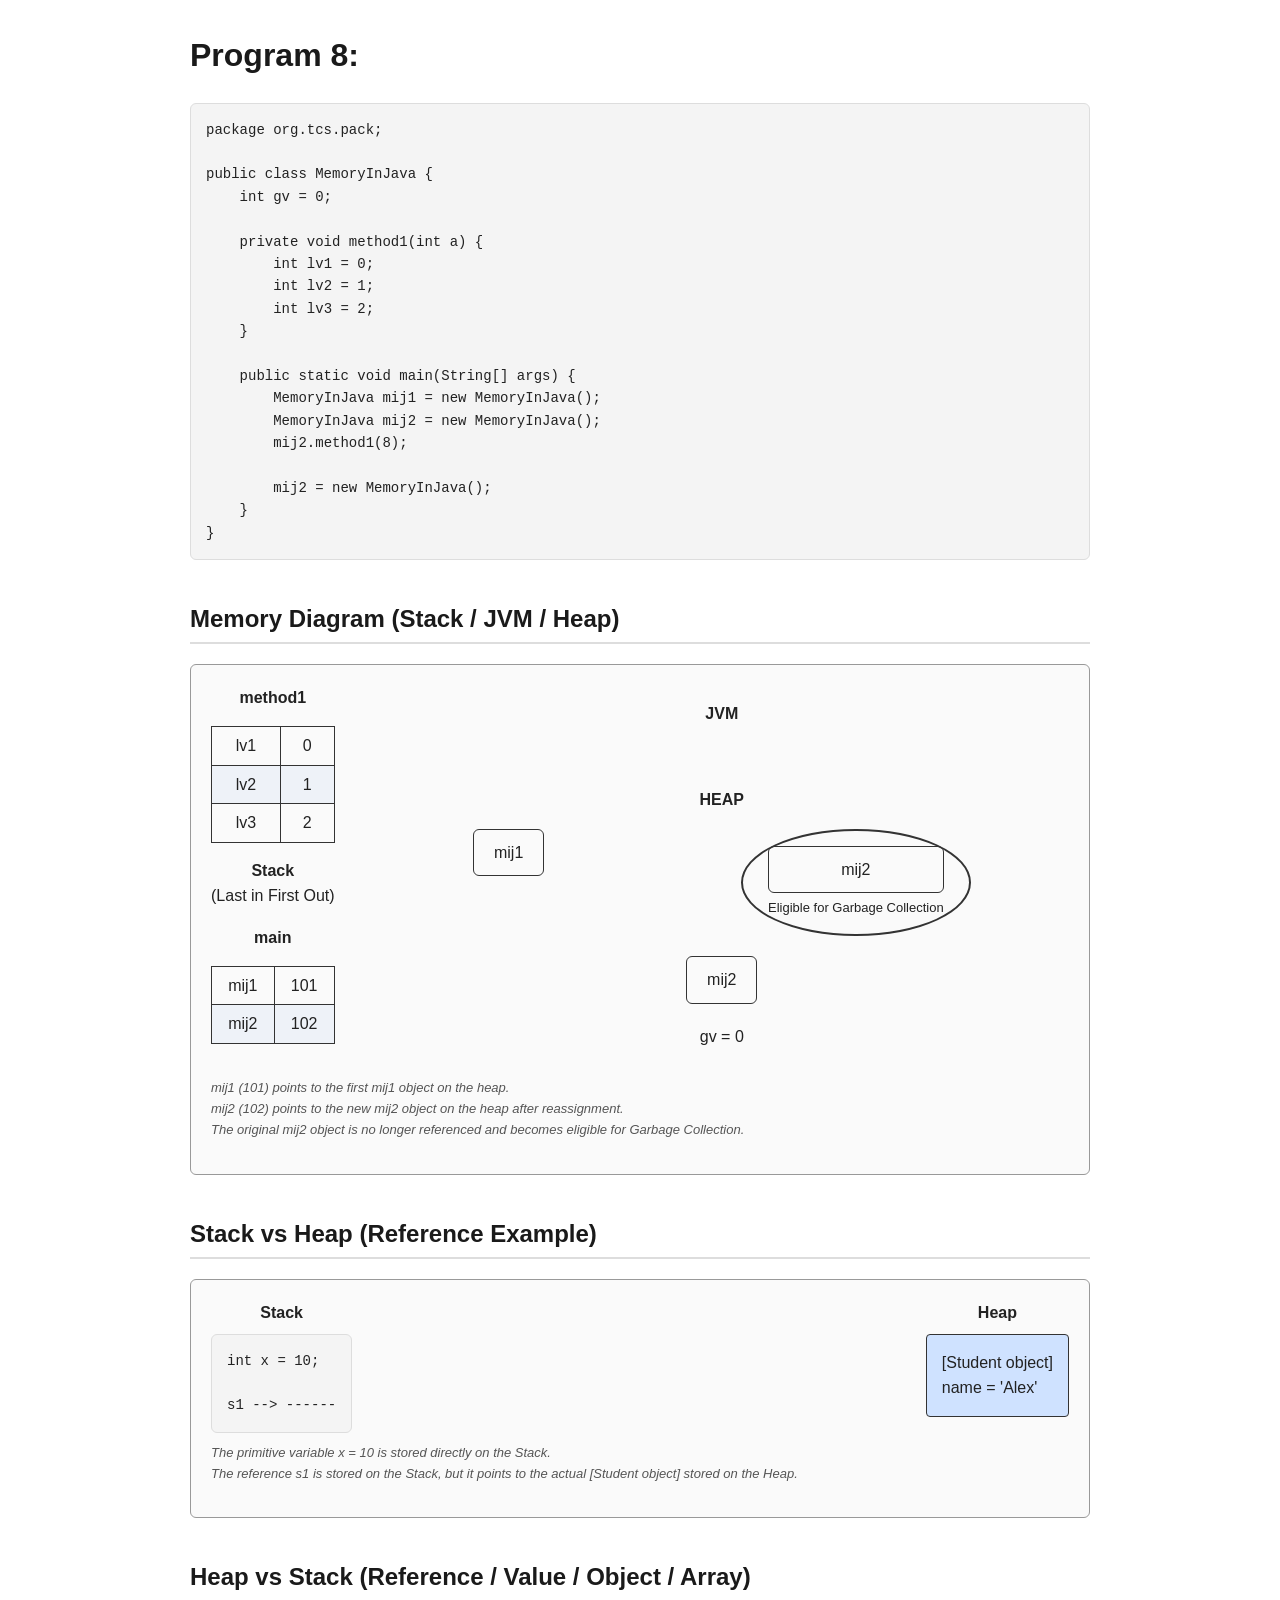
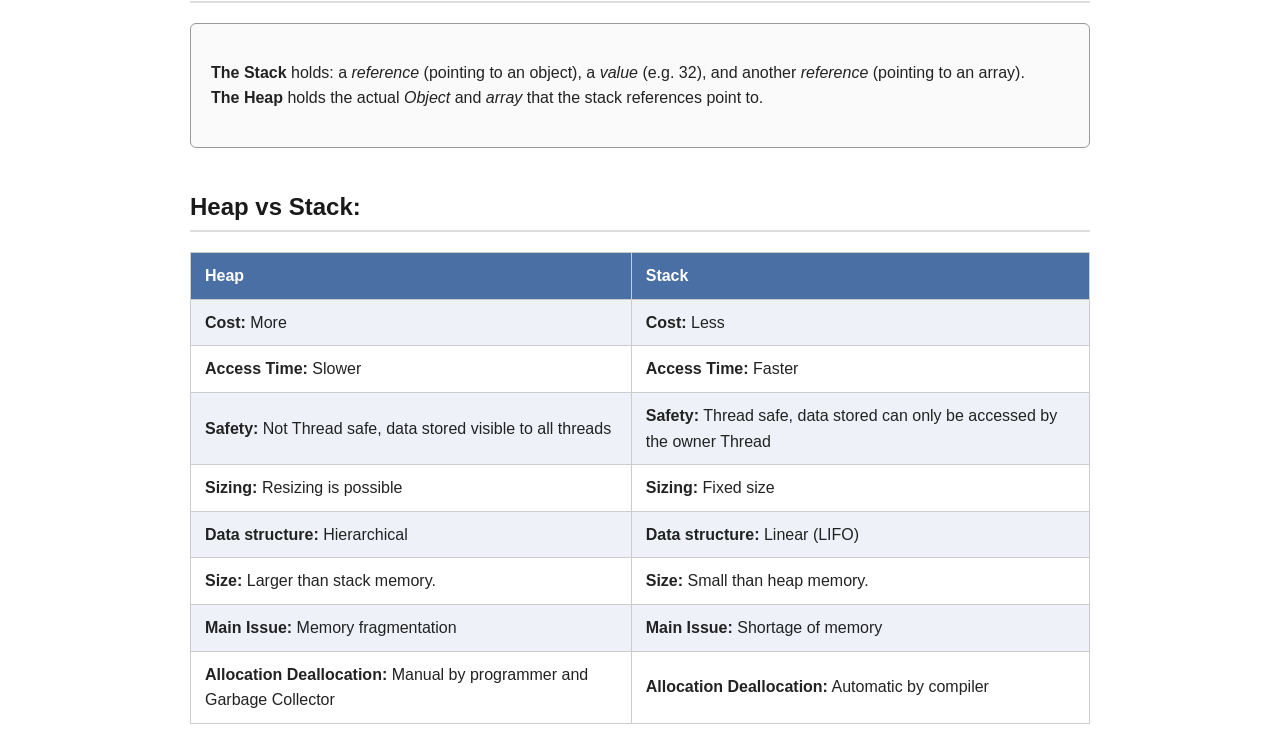
<file: client/java-memory-allocation.html>
<!DOCTYPE html>
<html lang="en">
<head>
<meta charset="UTF-8">
<title>Memory in Java Notes</title>
<style>
  body {
    font-family: Arial, Helvetica, sans-serif;
    max-width: 900px;
    margin: 30px auto;
    padding: 0 20px;
    line-height: 1.6;
    color: #222;
  }
  h1, h2, h3 {
    color: #1a1a1a;
  }
  h2 {
    border-bottom: 2px solid #ddd;
    padding-bottom: 4px;
    margin-top: 40px;
  }
  pre {
    background: #f4f4f4;
    border: 1px solid #ddd;
    border-radius: 6px;
    padding: 15px;
    overflow-x: auto;
    font-family: Consolas, "Courier New", monospace;
    font-size: 14px;
    white-space: pre-wrap;
  }
  code {
    font-family: Consolas, "Courier New", monospace;
  }
  table {
    border-collapse: collapse;
    width: 100%;
    margin: 15px 0;
  }
  th, td {
    border: 1px solid #ccc;
    padding: 10px 14px;
    text-align: left;
  }
  th {
    background: #4a6fa5;
    color: #fff;
  }
  tr:nth-child(even) {
    background: #eef2f8;
  }

  /* Simple diagram styling */
  .diagram-box {
    border: 1px solid #999;
    border-radius: 6px;
    padding: 20px;
    margin: 20px 0;
    background: #fafafa;
  }
  .diagram-flex {
    display: flex;
    gap: 40px;
    align-items: flex-start;
    flex-wrap: wrap;
  }
  .memtable {
    border-collapse: collapse;
  }
  .memtable th, .memtable td {
    border: 1px solid #333;
    padding: 6px 16px;
    text-align: center;
  }
  .memtable th {
    background: #ddd;
    color: #000;
  }
  .label {
    font-weight: bold;
    text-align: center;
    margin-bottom: 8px;
  }
  .heap-oval {
    border: 2px solid #333;
    border-radius: 50%;
    padding: 15px 25px;
    display: inline-block;
    text-align: center;
  }
  .gc-note {
    font-size: 13px;
    text-align: center;
    margin-top: 5px;
  }
</style>
</head>
<body>

<h1>Program 8:</h1>
<pre><code>package org.tcs.pack;

public class MemoryInJava {
    int gv = 0;

    private void method1(int a) {
        int lv1 = 0;
        int lv2 = 1;
        int lv3 = 2;
    }

    public static void main(String[] args) {
        MemoryInJava mij1 = new MemoryInJava();
        MemoryInJava mij2 = new MemoryInJava();
        mij2.method1(8);

        mij2 = new MemoryInJava();
    }
}
</code></pre>

<h2>Memory Diagram (Stack / JVM / Heap)</h2>
<div class="diagram-box">
  <div class="diagram-flex">

    <div>
      <div class="label">method1</div>
      <table class="memtable">
        <tr><td>lv1</td><td>0</td></tr>
        <tr><td>lv2</td><td>1</td></tr>
        <tr><td>lv3</td><td>2</td></tr>
      </table>
      <p style="text-align:center; margin-top:10px;"><strong>Stack</strong><br>(Last in First Out)</p>
      <div class="label">main</div>
      <table class="memtable">
        <tr><td>mij1</td><td>101</td></tr>
        <tr><td>mij2</td><td>102</td></tr>
      </table>
    </div>

    <div style="flex:1; text-align:center;">
      <p><strong>JVM</strong></p>
      <p style="margin-top:60px;"><strong>HEAP</strong></p>
      <div style="display:flex; justify-content:space-around; align-items:flex-start; margin-top:10px;">
        <div>
          <div style="border:1px solid #333; padding:10px 20px; border-radius:6px;">mij1</div>
        </div>
        <div>
          <div class="heap-oval">
            <div style="border:1px solid #333; padding:10px 20px; border-radius:6px;">mij2</div>
            <div class="gc-note">Eligible for Garbage Collection</div>
          </div>
        </div>
      </div>
      <div style="margin-top:20px;">
        <div style="border:1px solid #333; padding:10px 20px; border-radius:6px; display:inline-block;">mij2</div>
      </div>
      <p style="margin-top:20px;">gv = 0</p>
    </div>

  </div>
  <p style="font-size:13px; color:#555;">
    <em>mij1 (101) points to the first mij1 object on the heap.<br>
    mij2 (102) points to the new mij2 object on the heap after reassignment.<br>
    The original mij2 object is no longer referenced and becomes eligible for Garbage Collection.</em>
  </p>
</div>

<h2>Stack vs Heap (Reference Example)</h2>
<div class="diagram-box">
  <div class="diagram-flex" style="justify-content:space-between;">
    <div>
      <div class="label">Stack</div>
      <pre style="margin:0;"><code>int x = 10;

s1 --&gt; ------</code></pre>
    </div>
    <div>
      <div class="label">Heap</div>
      <div style="border:1px solid #333; background:#cfe2ff; padding:15px; border-radius:4px;">
        [Student object]<br>
        name = 'Alex'
      </div>
    </div>
  </div>
  <p style="font-size:13px; color:#555; margin-top:10px;">
    <em>The primitive variable x = 10 is stored directly on the Stack.<br>
    The reference s1 is stored on the Stack, but it points to the actual [Student object] stored on the Heap.</em>
  </p>
</div>

<h2>Heap vs Stack (Reference / Value / Object / Array)</h2>
<div class="diagram-box">
  <p>
    <strong>The Stack</strong> holds: a <em>reference</em> (pointing to an object), a <em>value</em> (e.g. 32), and another <em>reference</em> (pointing to an array).<br>
    <strong>The Heap</strong> holds the actual <em>Object</em> and <em>array</em> that the stack references point to.
  </p>
</div>

<h2>Heap vs Stack:</h2>
<table>
  <tr><th>Heap</th><th>Stack</th></tr>
  <tr><td><strong>Cost:</strong> More</td><td><strong>Cost:</strong> Less</td></tr>
  <tr><td><strong>Access Time:</strong> Slower</td><td><strong>Access Time:</strong> Faster</td></tr>
  <tr><td><strong>Safety:</strong> Not Thread safe, data stored visible to all threads</td><td><strong>Safety:</strong> Thread safe, data stored can only be accessed by the owner Thread</td></tr>
  <tr><td><strong>Sizing:</strong> Resizing is possible</td><td><strong>Sizing:</strong> Fixed size</td></tr>
  <tr><td><strong>Data structure:</strong> Hierarchical</td><td><strong>Data structure:</strong> Linear (LIFO)</td></tr>
  <tr><td><strong>Size:</strong> Larger than stack memory.</td><td><strong>Size:</strong> Small than heap memory.</td></tr>
  <tr><td><strong>Main Issue:</strong> Memory fragmentation</td><td><strong>Main Issue:</strong> Shortage of memory</td></tr>
  <tr><td><strong>Allocation Deallocation:</strong> Manual by programmer and Garbage Collector</td><td><strong>Allocation Deallocation:</strong> Automatic by compiler</td></tr>
</table>

</body>
</html>
</file>
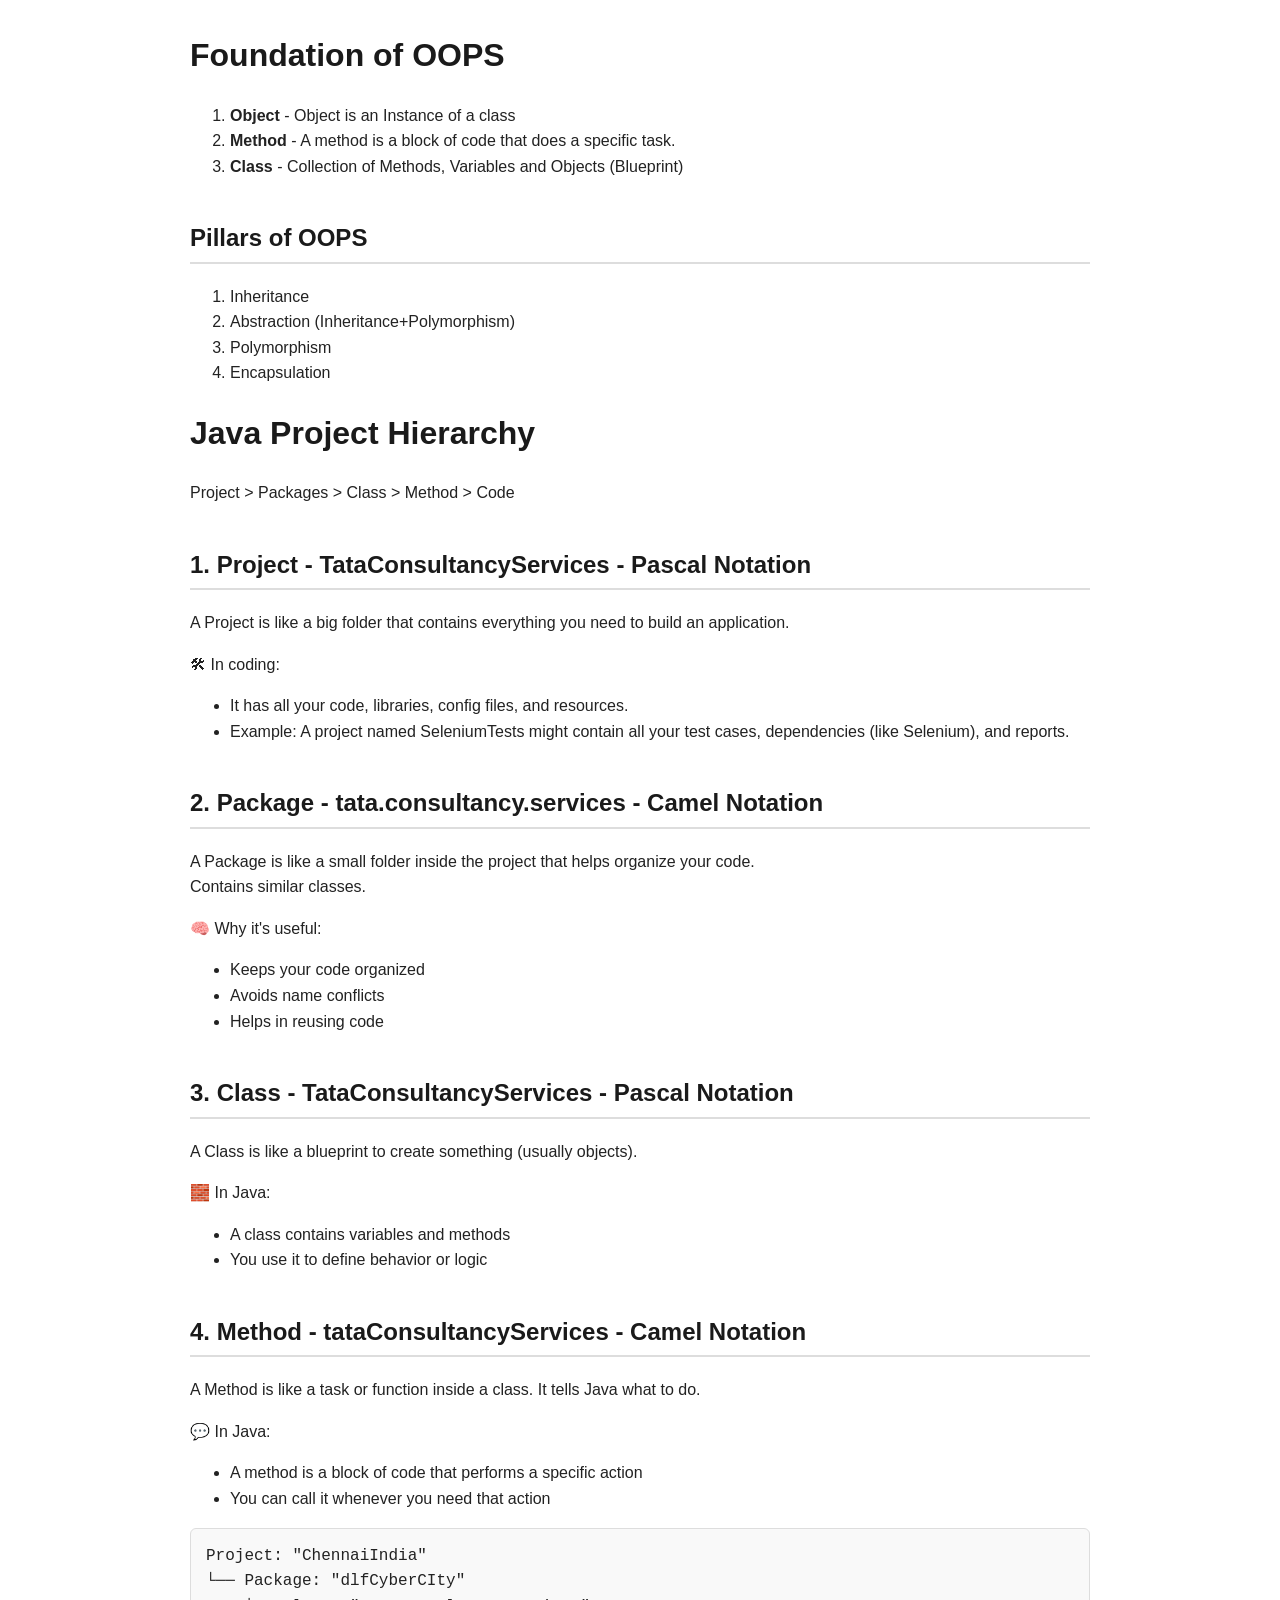
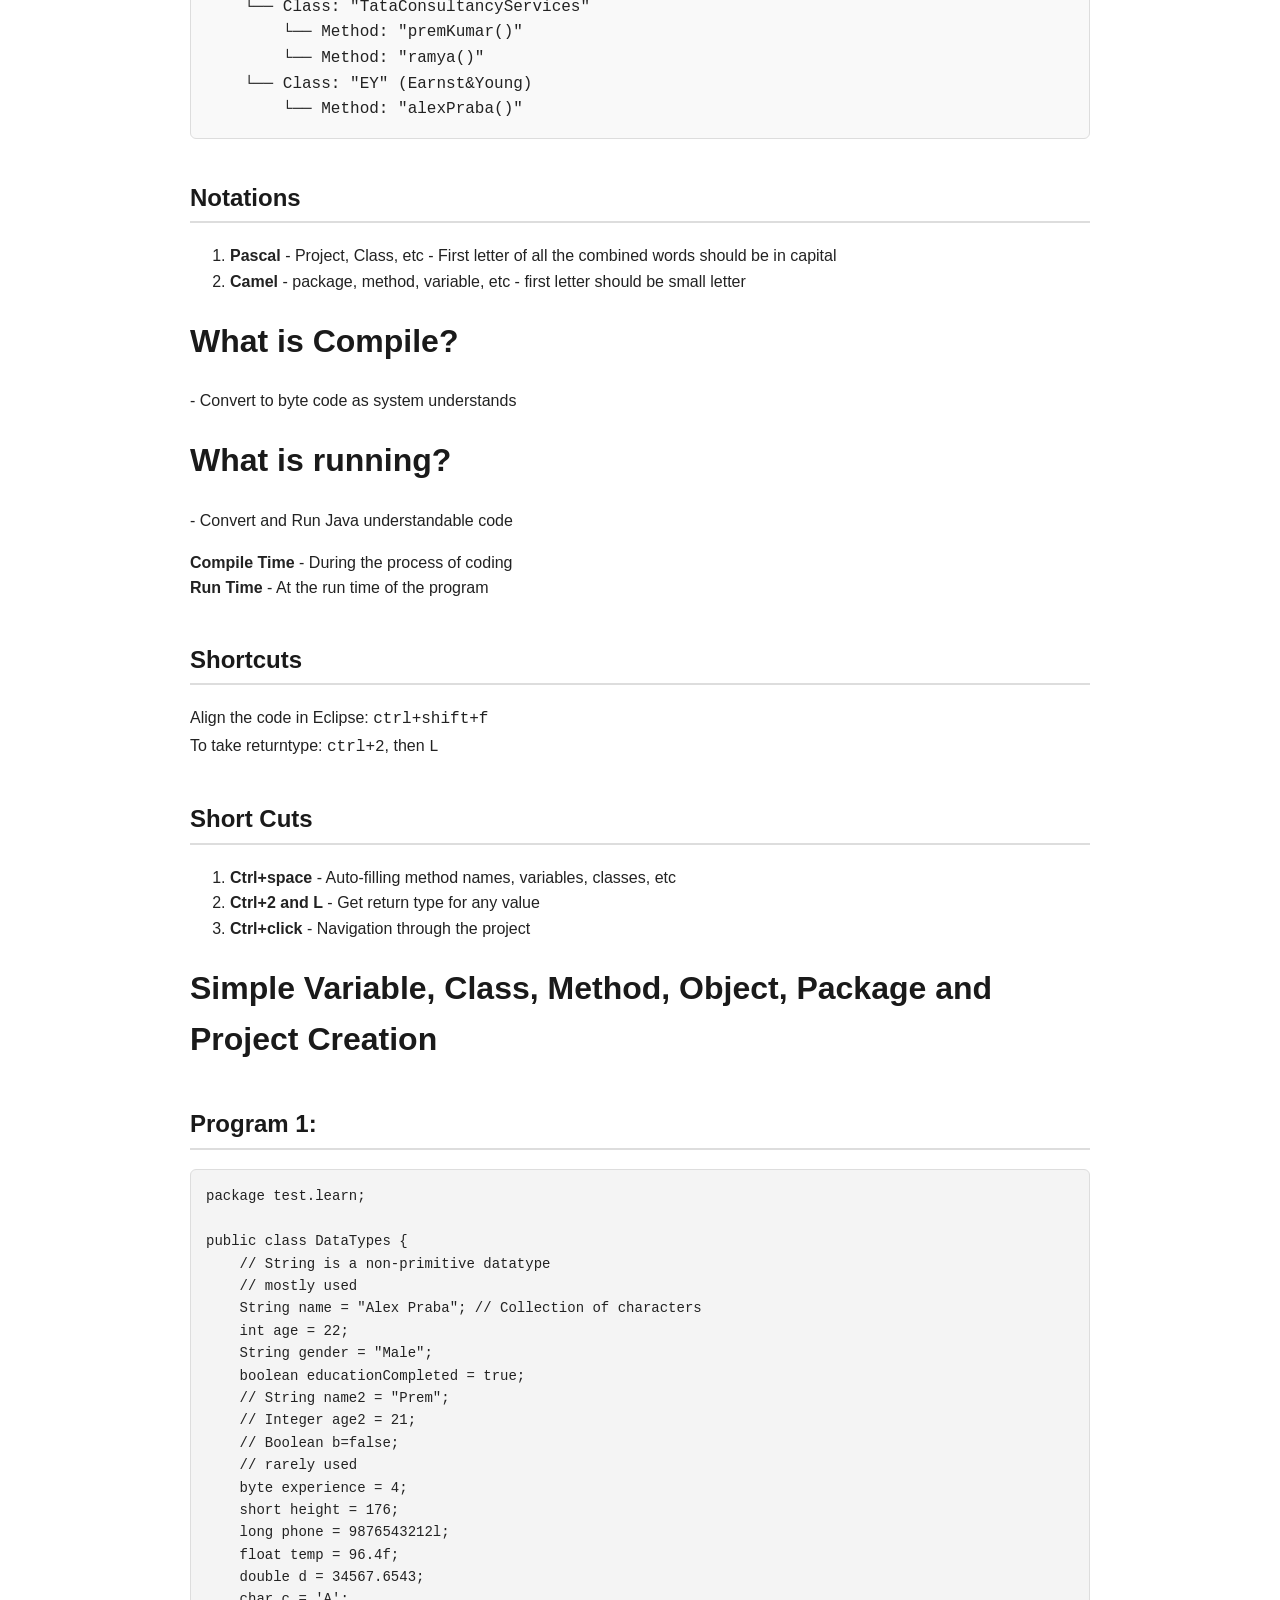
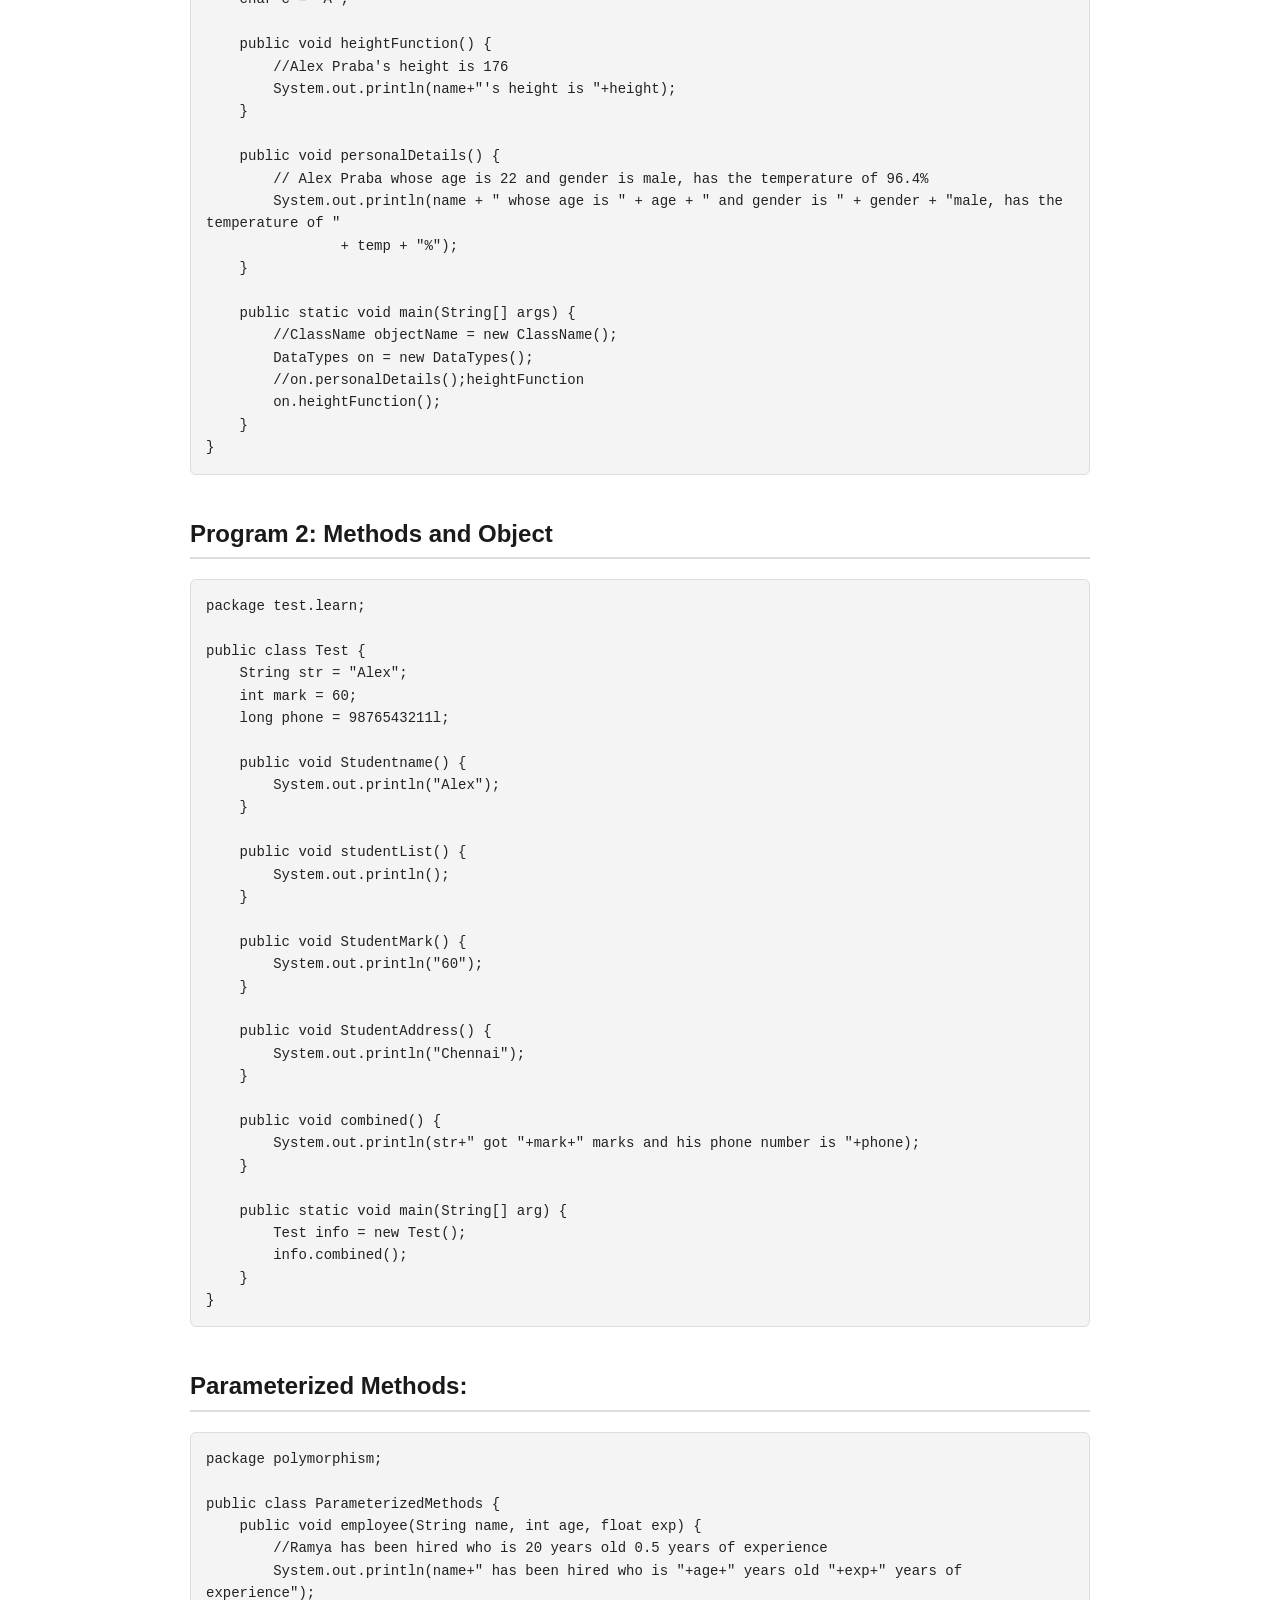
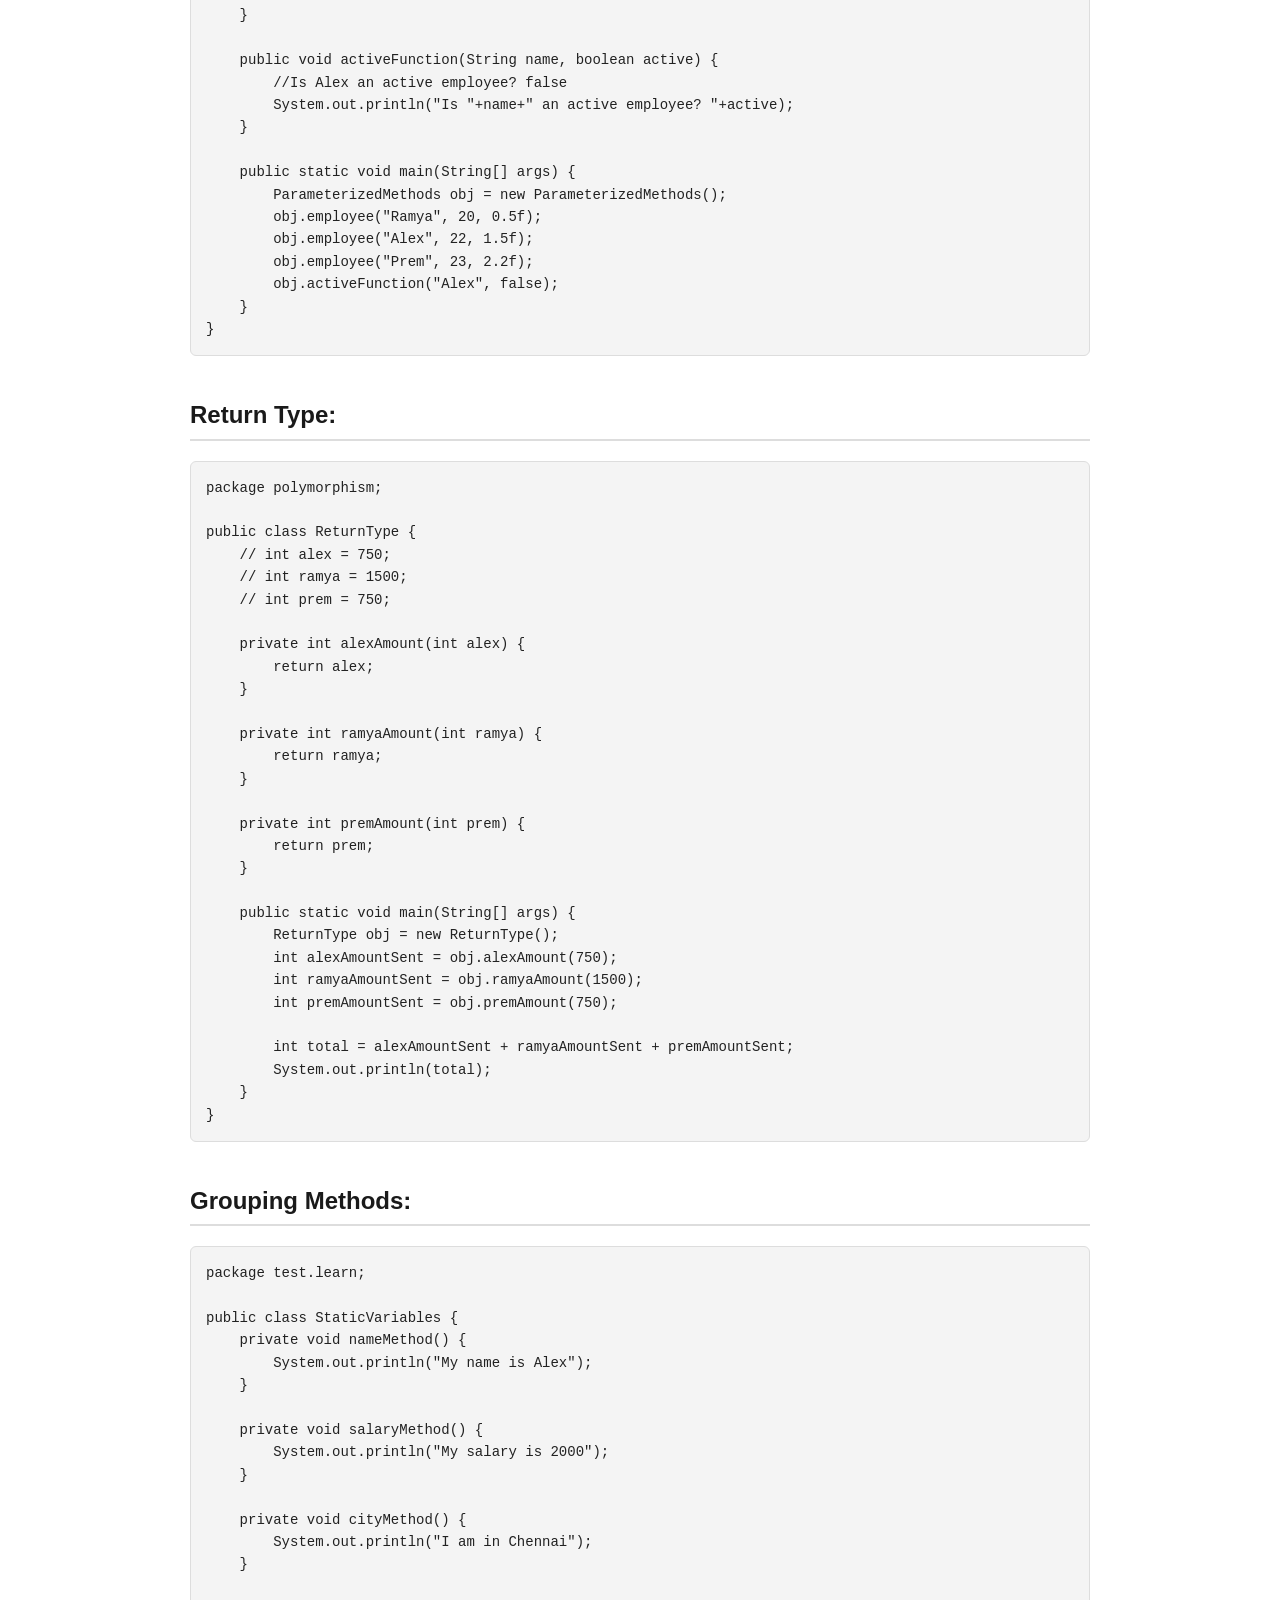
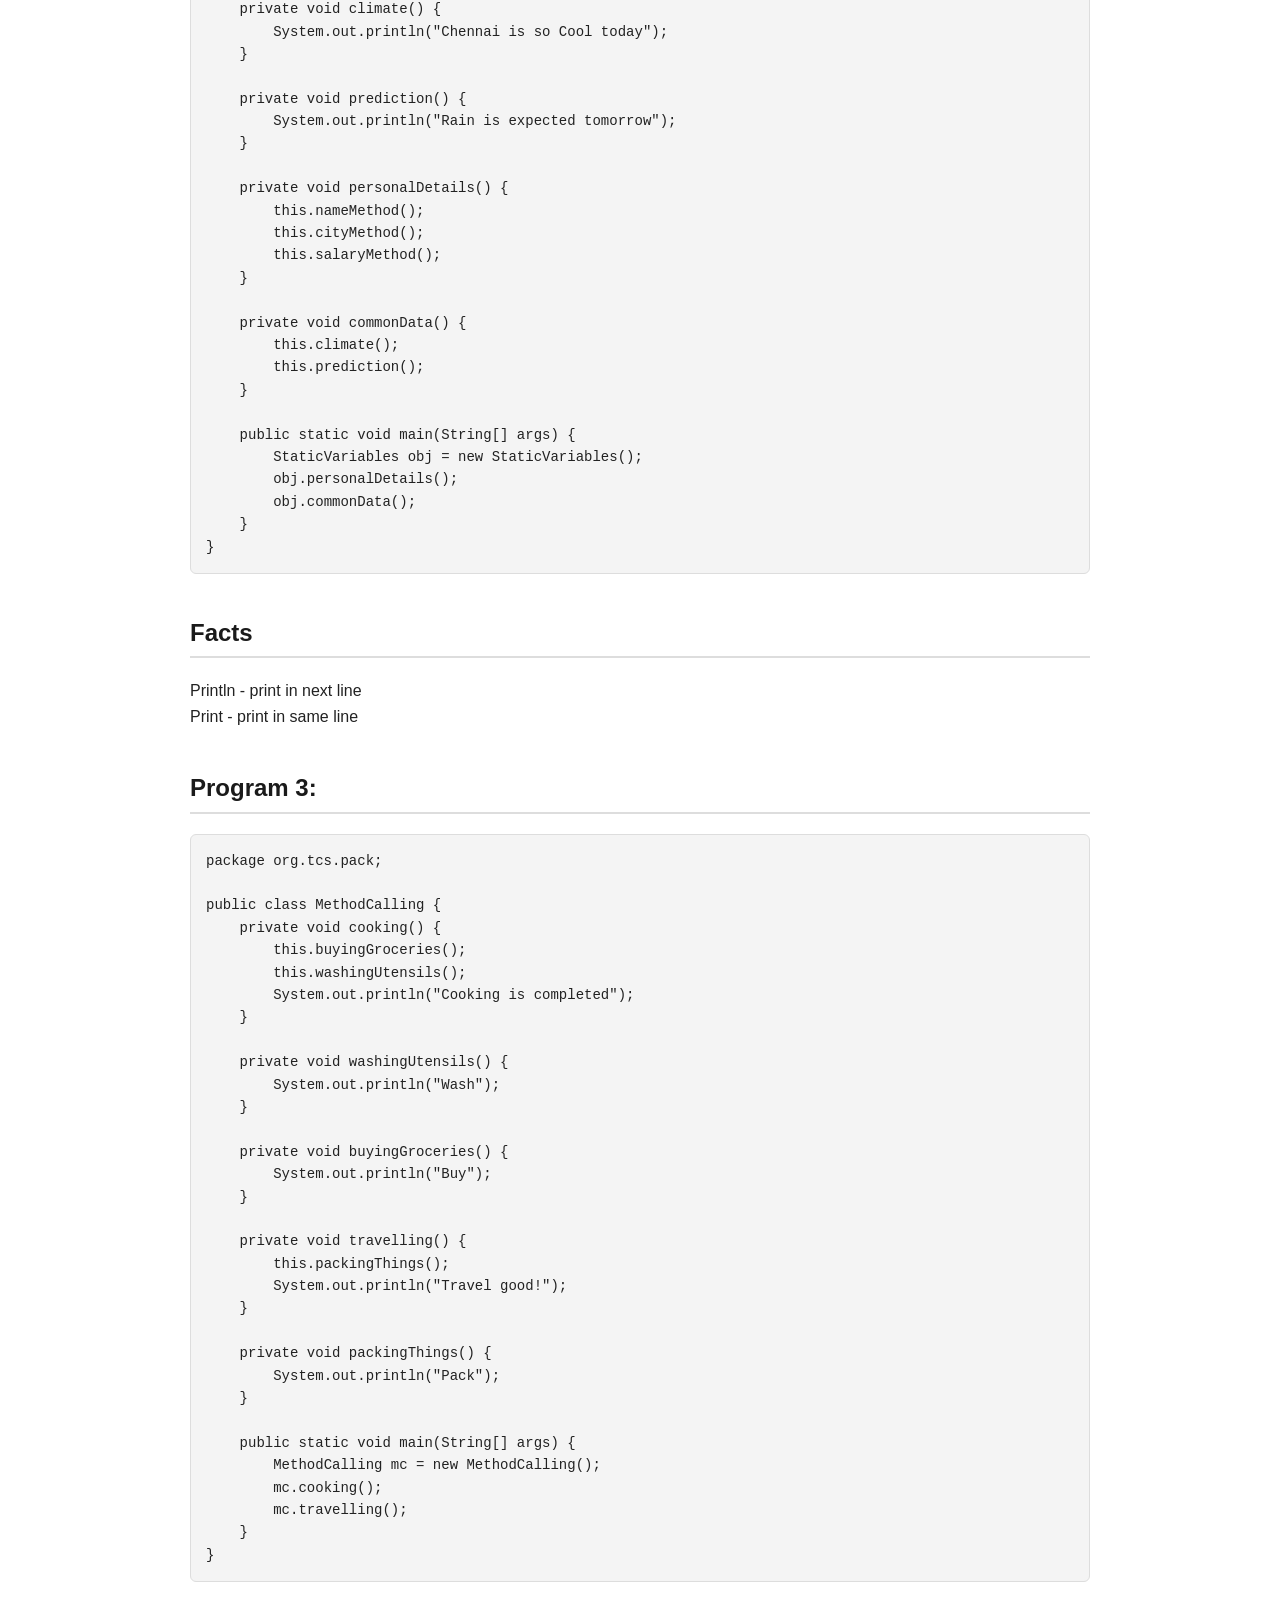
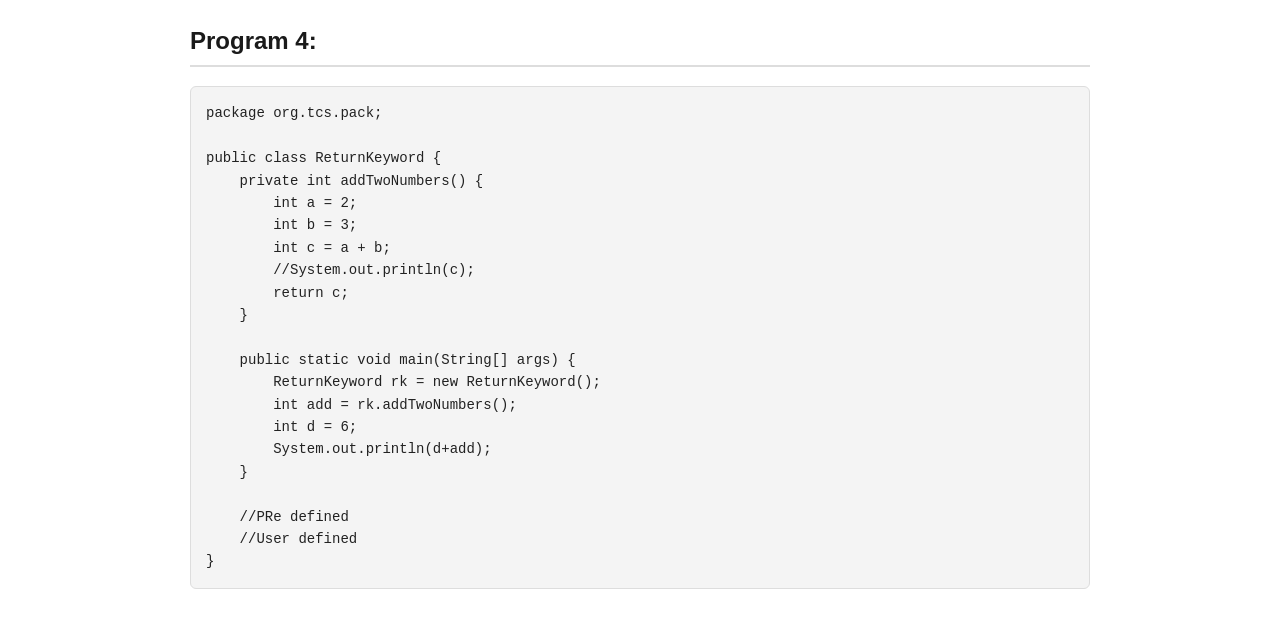
<file: client/java-oops.html>
<!DOCTYPE html>
<html lang="en">
<head>
<meta charset="UTF-8">
<title>OOPS Notes</title>
<style>
  body {
    font-family: Arial, Helvetica, sans-serif;
    max-width: 900px;
    margin: 30px auto;
    padding: 0 20px;
    line-height: 1.6;
    color: #222;
  }
  h1, h2, h3 {
    color: #1a1a1a;
  }
  h2 {
    border-bottom: 2px solid #ddd;
    padding-bottom: 4px;
    margin-top: 40px;
  }
  pre {
    background: #f4f4f4;
    border: 1px solid #ddd;
    border-radius: 6px;
    padding: 15px;
    overflow-x: auto;
    font-family: Consolas, "Courier New", monospace;
    font-size: 14px;
    white-space: pre-wrap;
  }
  code {
    font-family: Consolas, "Courier New", monospace;
  }
  ul {
    margin-top: 4px;
  }
  .tree {
    font-family: Consolas, "Courier New", monospace;
    background: #f9f9f9;
    padding: 15px;
    border: 1px solid #ddd;
    border-radius: 6px;
  }
</style>
</head>
<body>

<h1>Foundation of OOPS</h1>
<ol>
  <li><strong>Object</strong> - Object is an Instance of a class</li>
  <li><strong>Method</strong> - A method is a block of code that does a specific task.</li>
  <li><strong>Class</strong> - Collection of Methods, Variables and Objects (Blueprint)</li>
</ol>

<h2>Pillars of OOPS</h2>
<ol>
  <li>Inheritance</li>
  <li>Abstraction (Inheritance+Polymorphism)</li>
  <li>Polymorphism</li>
  <li>Encapsulation</li>
</ol>

<h1>Java Project Hierarchy</h1>
<p>Project &gt; Packages &gt; Class &gt; Method &gt; Code</p>

<h2>1. Project - TataConsultancyServices - Pascal Notation</h2>
<p>A Project is like a big folder that contains everything you need to build an application.</p>
<p>🛠 In coding:</p>
<ul>
  <li>It has all your code, libraries, config files, and resources.</li>
  <li>Example: A project named SeleniumTests might contain all your test cases, dependencies (like Selenium), and reports.</li>
</ul>

<h2>2. Package - tata.consultancy.services - Camel Notation</h2>
<p>A Package is like a small folder inside the project that helps organize your code.<br>
Contains similar classes.</p>
<p>🧠 Why it's useful:</p>
<ul>
  <li>Keeps your code organized</li>
  <li>Avoids name conflicts</li>
  <li>Helps in reusing code</li>
</ul>

<h2>3. Class - TataConsultancyServices - Pascal Notation</h2>
<p>A Class is like a blueprint to create something (usually objects).</p>
<p>🧱 In Java:</p>
<ul>
  <li>A class contains variables and methods</li>
  <li>You use it to define behavior or logic</li>
</ul>

<h2>4. Method - tataConsultancyServices - Camel Notation</h2>
<p>A Method is like a task or function inside a class. It tells Java what to do.</p>
<p>💬 In Java:</p>
<ul>
  <li>A method is a block of code that performs a specific action</li>
  <li>You can call it whenever you need that action</li>
</ul>

<div class="tree">
Project: "ChennaiIndia"<br>
└── Package: "dlfCyberCIty"<br>
&nbsp;&nbsp;&nbsp;&nbsp;└── Class: "TataConsultancyServices"<br>
&nbsp;&nbsp;&nbsp;&nbsp;&nbsp;&nbsp;&nbsp;&nbsp;└── Method: "premKumar()"<br>
&nbsp;&nbsp;&nbsp;&nbsp;&nbsp;&nbsp;&nbsp;&nbsp;└── Method: "ramya()"<br>
&nbsp;&nbsp;&nbsp;&nbsp;└── Class: "EY" (Earnst&amp;Young)<br>
&nbsp;&nbsp;&nbsp;&nbsp;&nbsp;&nbsp;&nbsp;&nbsp;└── Method: "alexPraba()"
</div>

<h2>Notations</h2>
<ol>
  <li><strong>Pascal</strong> - Project, Class, etc - First letter of all the combined words should be in capital</li>
  <li><strong>Camel</strong> - package, method, variable, etc - first letter should be small letter</li>
</ol>

<h1>What is Compile?</h1>
<p>- Convert to byte code as system understands</p>

<h1>What is running?</h1>
<p>- Convert and Run Java understandable code</p>

<p><strong>Compile Time</strong> - During the process of coding<br>
<strong>Run Time</strong> - At the run time of the program</p>

<h2>Shortcuts</h2>
<p>Align the code in Eclipse: <code>ctrl+shift+f</code><br>
To take returntype: <code>ctrl+2</code>, then <code>L</code></p>

<h2>Short Cuts</h2>
<ol>
  <li><strong>Ctrl+space</strong> - Auto-filling method names, variables, classes, etc</li>
  <li><strong>Ctrl+2 and L</strong> - Get return type for any value</li>
  <li><strong>Ctrl+click</strong> - Navigation through the project</li>
</ol>

<h1>Simple Variable, Class, Method, Object, Package and Project Creation</h1>

<h2>Program 1:</h2>
<pre><code>package test.learn;

public class DataTypes {
    // String is a non-primitive datatype
    // mostly used
    String name = "Alex Praba"; // Collection of characters
    int age = 22;
    String gender = "Male";
    boolean educationCompleted = true;
    // String name2 = "Prem";
    // Integer age2 = 21;
    // Boolean b=false;
    // rarely used
    byte experience = 4;
    short height = 176;
    long phone = 9876543212l;
    float temp = 96.4f;
    double d = 34567.6543;
    char c = 'A';

    public void heightFunction() {
        //Alex Praba's height is 176
        System.out.println(name+"'s height is "+height);
    }

    public void personalDetails() {
        // Alex Praba whose age is 22 and gender is male, has the temperature of 96.4%
        System.out.println(name + " whose age is " + age + " and gender is " + gender + "male, has the temperature of "
                + temp + "%");
    }

    public static void main(String[] args) {
        //ClassName objectName = new ClassName();
        DataTypes on = new DataTypes();
        //on.personalDetails();heightFunction
        on.heightFunction();
    }
}
</code></pre>

<h2>Program 2: Methods and Object</h2>
<pre><code>package test.learn;

public class Test {
    String str = "Alex";
    int mark = 60;
    long phone = 9876543211l;

    public void Studentname() {
        System.out.println("Alex");
    }

    public void studentList() {
        System.out.println();
    }

    public void StudentMark() {
        System.out.println("60");
    }

    public void StudentAddress() {
        System.out.println("Chennai");
    }

    public void combined() {
        System.out.println(str+" got "+mark+" marks and his phone number is "+phone);
    }

    public static void main(String[] arg) {
        Test info = new Test();
        info.combined();
    }
}
</code></pre>

<h2>Parameterized Methods:</h2>
<pre><code>package polymorphism;

public class ParameterizedMethods {
    public void employee(String name, int age, float exp) {
        //Ramya has been hired who is 20 years old 0.5 years of experience
        System.out.println(name+" has been hired who is "+age+" years old "+exp+" years of experience");
    }

    public void activeFunction(String name, boolean active) {
        //Is Alex an active employee? false
        System.out.println("Is "+name+" an active employee? "+active);
    }

    public static void main(String[] args) {
        ParameterizedMethods obj = new ParameterizedMethods();
        obj.employee("Ramya", 20, 0.5f);
        obj.employee("Alex", 22, 1.5f);
        obj.employee("Prem", 23, 2.2f);
        obj.activeFunction("Alex", false);
    }
}
</code></pre>

<h2>Return Type:</h2>
<pre><code>package polymorphism;

public class ReturnType {
    // int alex = 750;
    // int ramya = 1500;
    // int prem = 750;

    private int alexAmount(int alex) {
        return alex;
    }

    private int ramyaAmount(int ramya) {
        return ramya;
    }

    private int premAmount(int prem) {
        return prem;
    }

    public static void main(String[] args) {
        ReturnType obj = new ReturnType();
        int alexAmountSent = obj.alexAmount(750);
        int ramyaAmountSent = obj.ramyaAmount(1500);
        int premAmountSent = obj.premAmount(750);

        int total = alexAmountSent + ramyaAmountSent + premAmountSent;
        System.out.println(total);
    }
}
</code></pre>

<h2>Grouping Methods:</h2>
<pre><code>package test.learn;

public class StaticVariables {
    private void nameMethod() {
        System.out.println("My name is Alex");
    }

    private void salaryMethod() {
        System.out.println("My salary is 2000");
    }

    private void cityMethod() {
        System.out.println("I am in Chennai");
    }

    private void climate() {
        System.out.println("Chennai is so Cool today");
    }

    private void prediction() {
        System.out.println("Rain is expected tomorrow");
    }

    private void personalDetails() {
        this.nameMethod();
        this.cityMethod();
        this.salaryMethod();
    }

    private void commonData() {
        this.climate();
        this.prediction();
    }

    public static void main(String[] args) {
        StaticVariables obj = new StaticVariables();
        obj.personalDetails();
        obj.commonData();
    }
}
</code></pre>

<h2>Facts</h2>
<p>Println - print in next line<br>
Print - print in same line</p>

<h2>Program 3:</h2>
<pre><code>package org.tcs.pack;

public class MethodCalling {
    private void cooking() {
        this.buyingGroceries();
        this.washingUtensils();
        System.out.println("Cooking is completed");
    }

    private void washingUtensils() {
        System.out.println("Wash");
    }

    private void buyingGroceries() {
        System.out.println("Buy");
    }

    private void travelling() {
        this.packingThings();
        System.out.println("Travel good!");
    }

    private void packingThings() {
        System.out.println("Pack");
    }

    public static void main(String[] args) {
        MethodCalling mc = new MethodCalling();
        mc.cooking();
        mc.travelling();
    }
}
</code></pre>

<h2>Program 4:</h2>
<pre><code>package org.tcs.pack;

public class ReturnKeyword {
    private int addTwoNumbers() {
        int a = 2;
        int b = 3;
        int c = a + b;
        //System.out.println(c);
        return c;
    }

    public static void main(String[] args) {
        ReturnKeyword rk = new ReturnKeyword();
        int add = rk.addTwoNumbers();
        int d = 6;
        System.out.println(d+add);
    }

    //PRe defined
    //User defined
}
</code></pre>

</body>
</html>
</file>
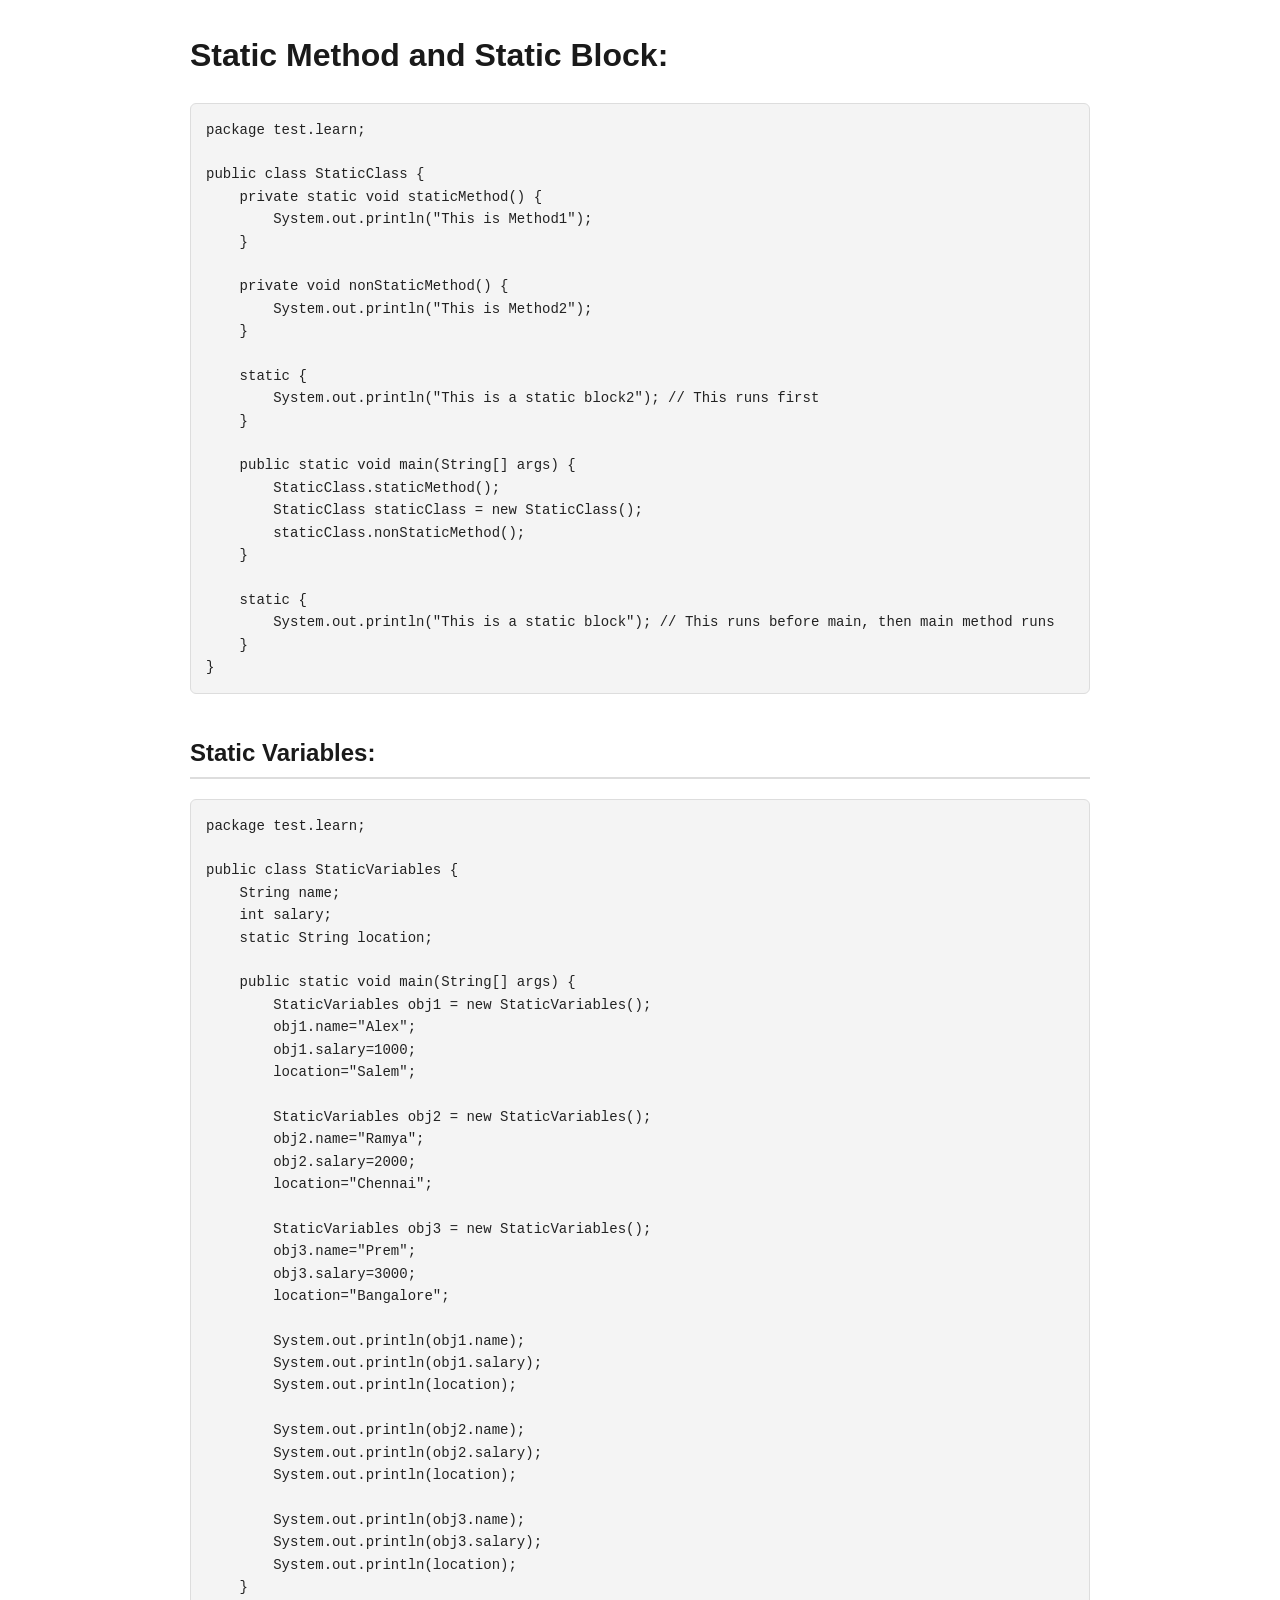
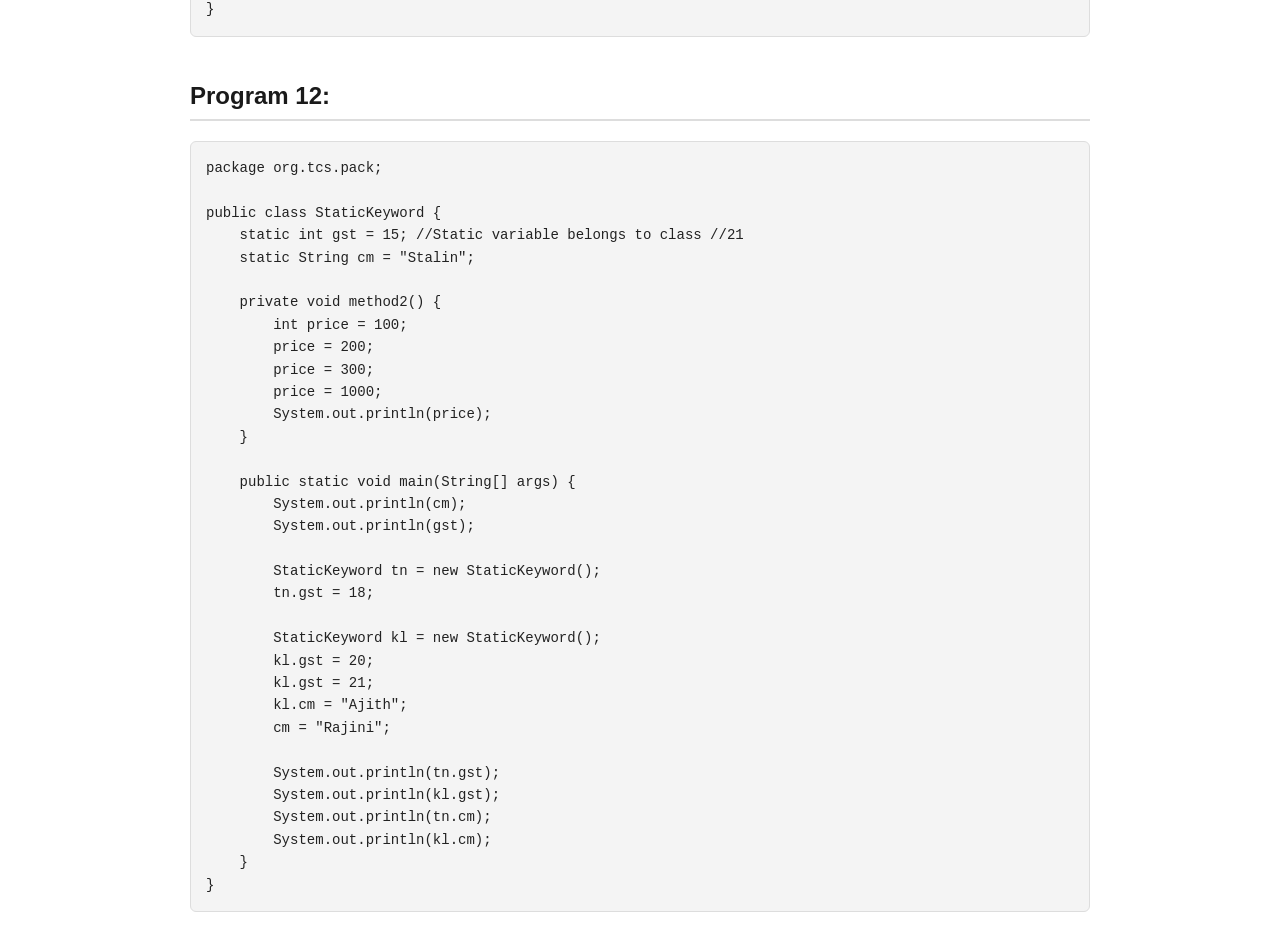
<file: client/java-static.html>
<!DOCTYPE html>
<html lang="en">
<head>
<meta charset="UTF-8">
<title>Static Keyword Notes</title>
<style>
  body {
    font-family: Arial, Helvetica, sans-serif;
    max-width: 900px;
    margin: 30px auto;
    padding: 0 20px;
    line-height: 1.6;
    color: #222;
  }
  h1, h2, h3 {
    color: #1a1a1a;
  }
  h2 {
    border-bottom: 2px solid #ddd;
    padding-bottom: 4px;
    margin-top: 40px;
  }
  pre {
    background: #f4f4f4;
    border: 1px solid #ddd;
    border-radius: 6px;
    padding: 15px;
    overflow-x: auto;
    font-family: Consolas, "Courier New", monospace;
    font-size: 14px;
    white-space: pre-wrap;
  }
  code {
    font-family: Consolas, "Courier New", monospace;
  }
</style>
</head>
<body>

<h1>Static Method and Static Block:</h1>
<pre><code>package test.learn;

public class StaticClass {
    private static void staticMethod() {
        System.out.println("This is Method1");
    }

    private void nonStaticMethod() {
        System.out.println("This is Method2");
    }

    static {
        System.out.println("This is a static block2"); // This runs first
    }

    public static void main(String[] args) {
        StaticClass.staticMethod();
        StaticClass staticClass = new StaticClass();
        staticClass.nonStaticMethod();
    }

    static {
        System.out.println("This is a static block"); // This runs before main, then main method runs
    }
}
</code></pre>

<h2>Static Variables:</h2>
<pre><code>package test.learn;

public class StaticVariables {
    String name;
    int salary;
    static String location;

    public static void main(String[] args) {
        StaticVariables obj1 = new StaticVariables();
        obj1.name="Alex";
        obj1.salary=1000;
        location="Salem";

        StaticVariables obj2 = new StaticVariables();
        obj2.name="Ramya";
        obj2.salary=2000;
        location="Chennai";

        StaticVariables obj3 = new StaticVariables();
        obj3.name="Prem";
        obj3.salary=3000;
        location="Bangalore";

        System.out.println(obj1.name);
        System.out.println(obj1.salary);
        System.out.println(location);

        System.out.println(obj2.name);
        System.out.println(obj2.salary);
        System.out.println(location);

        System.out.println(obj3.name);
        System.out.println(obj3.salary);
        System.out.println(location);
    }
}
</code></pre>

<h2>Program 12:</h2>
<pre><code>package org.tcs.pack;

public class StaticKeyword {
    static int gst = 15; //Static variable belongs to class //21
    static String cm = "Stalin";

    private void method2() {
        int price = 100;
        price = 200;
        price = 300;
        price = 1000;
        System.out.println(price);
    }

    public static void main(String[] args) {
        System.out.println(cm);
        System.out.println(gst);

        StaticKeyword tn = new StaticKeyword();
        tn.gst = 18;

        StaticKeyword kl = new StaticKeyword();
        kl.gst = 20;
        kl.gst = 21;
        kl.cm = "Ajith";
        cm = "Rajini";

        System.out.println(tn.gst);
        System.out.println(kl.gst);
        System.out.println(tn.cm);
        System.out.println(kl.cm);
    }
}
</code></pre>

</body>
</html>
</file>
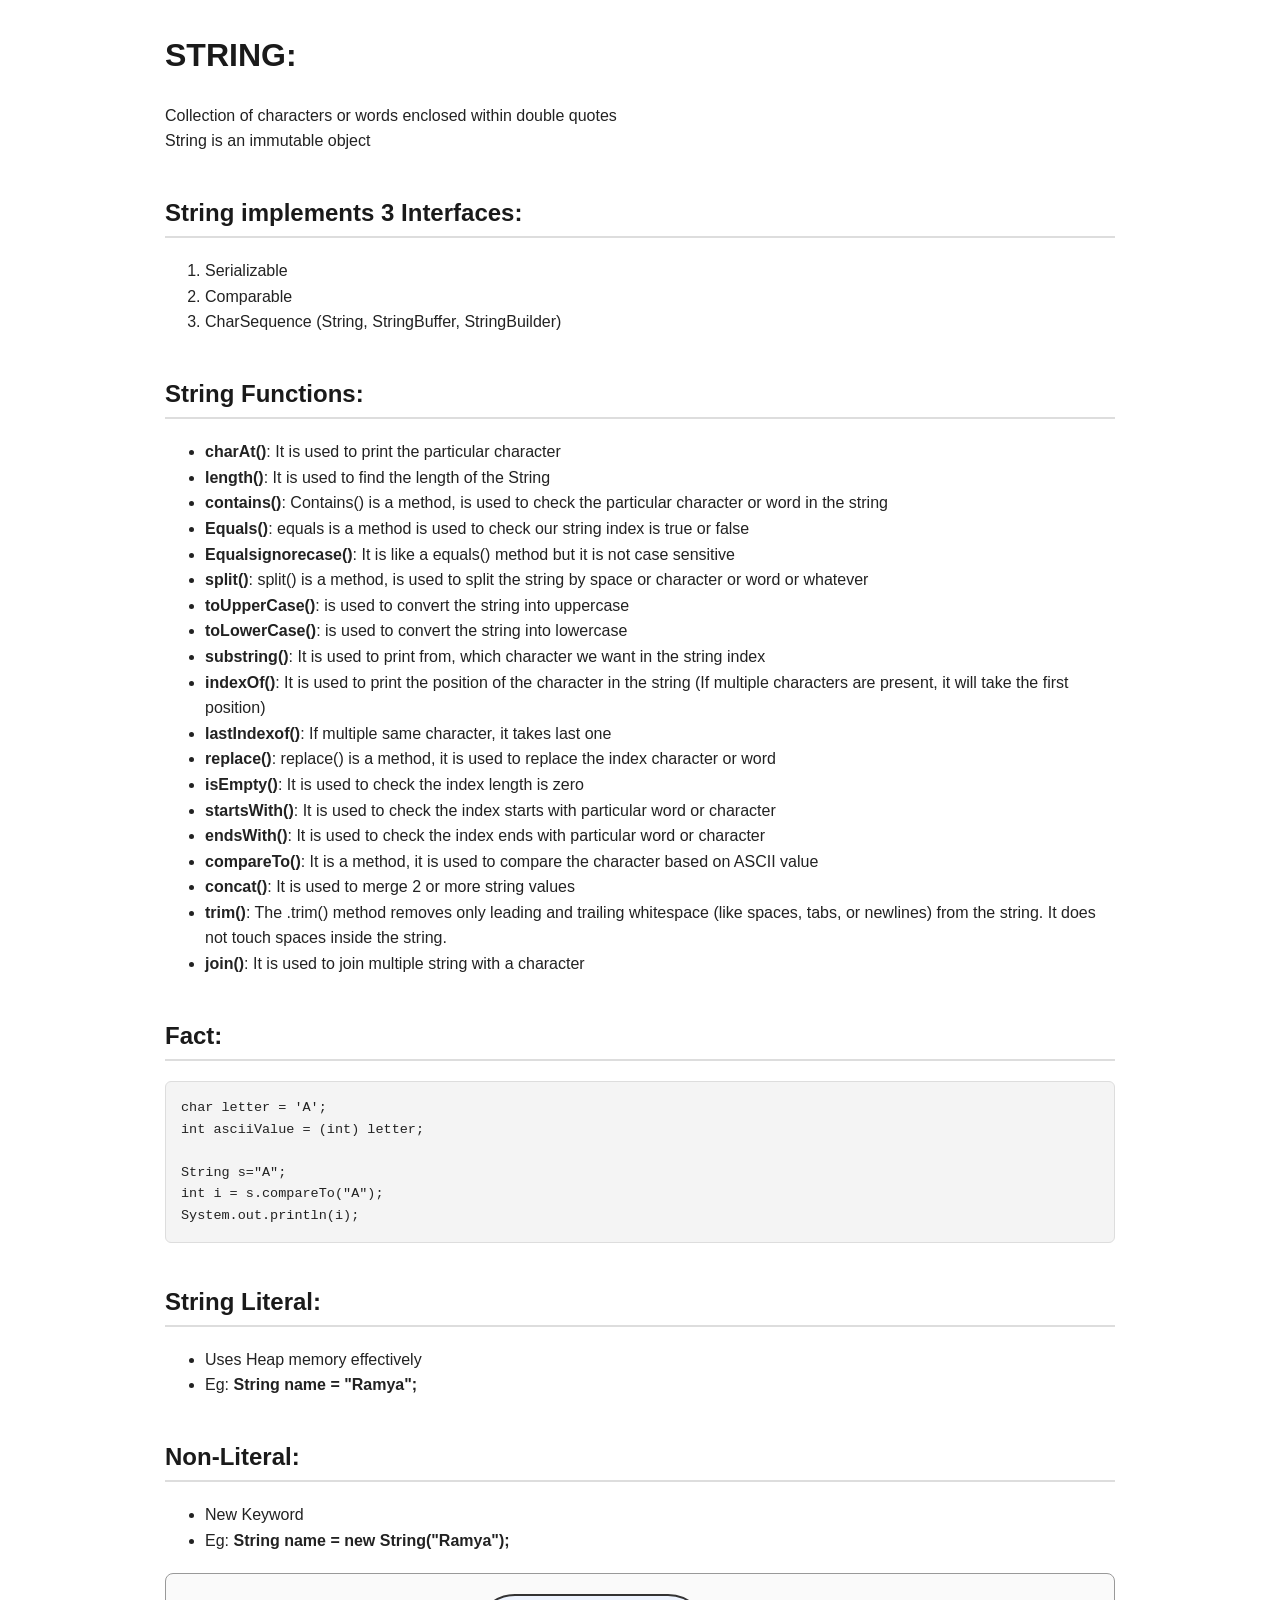
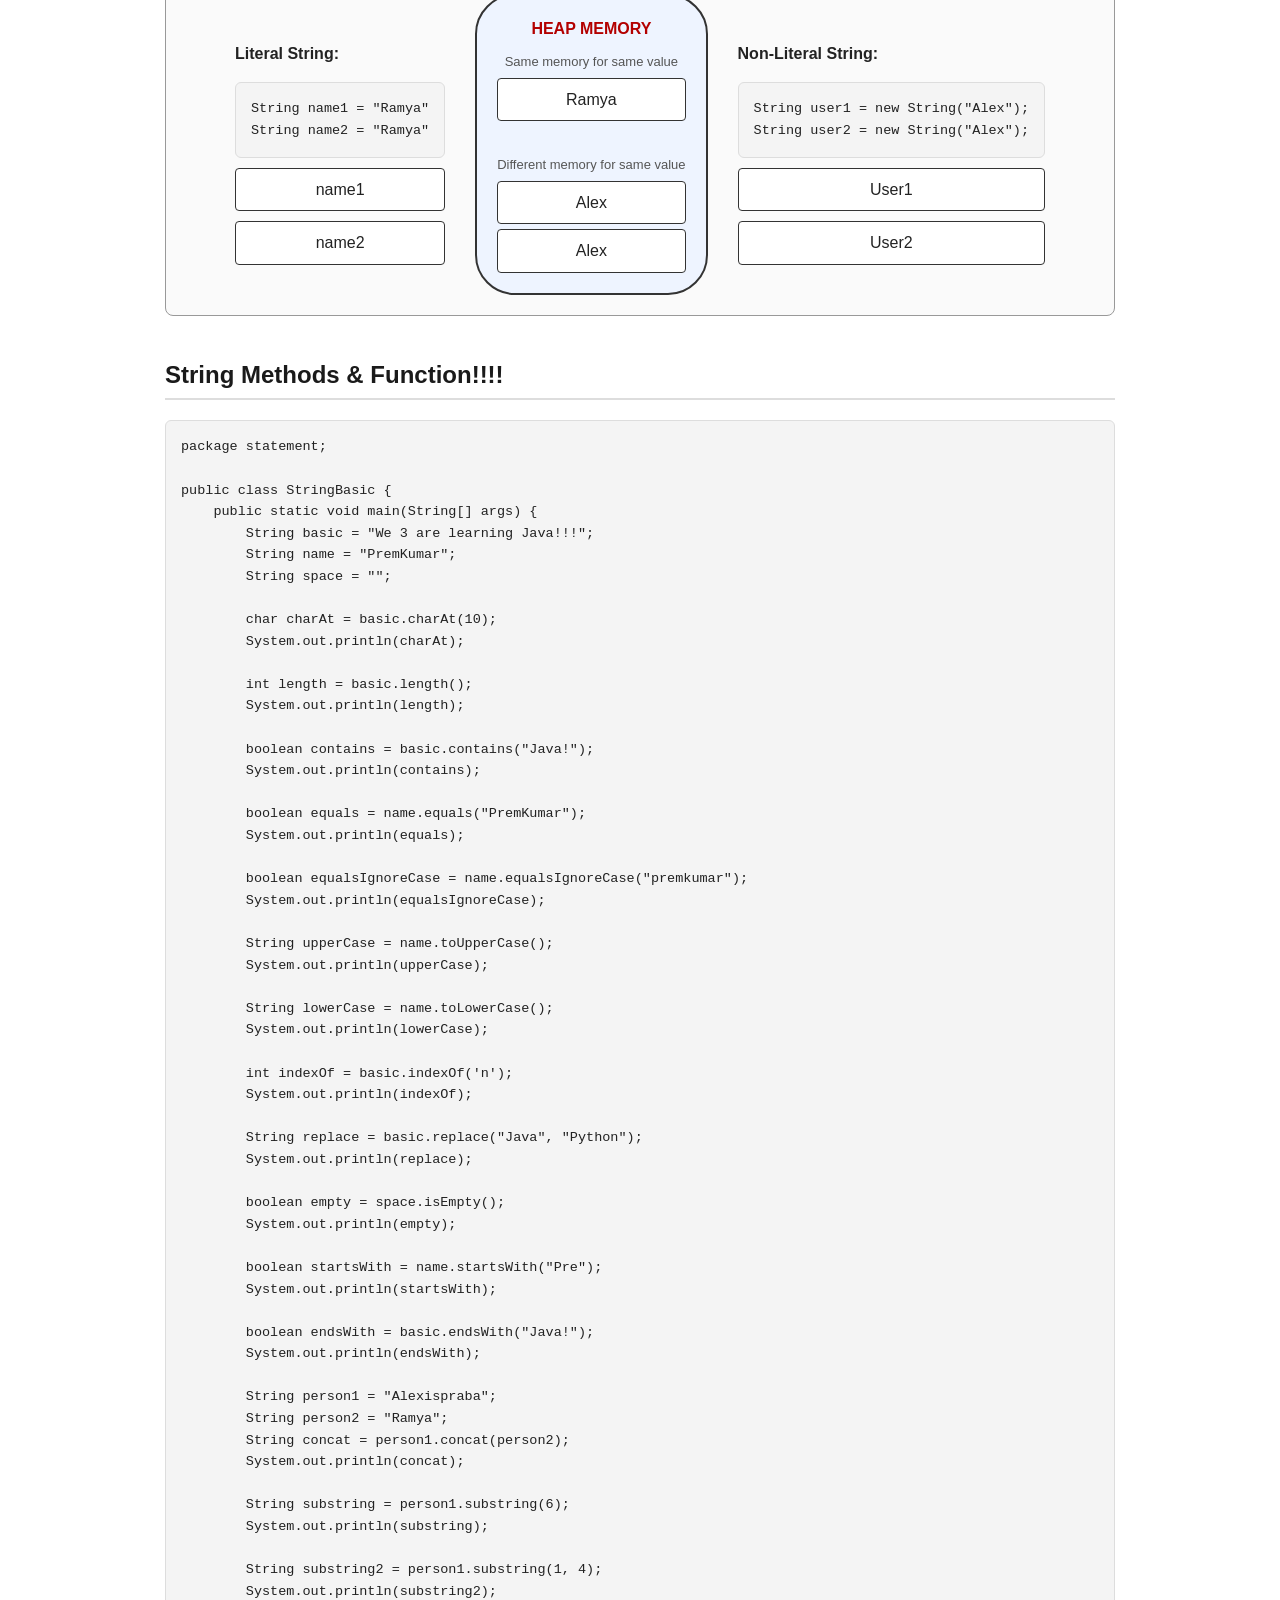
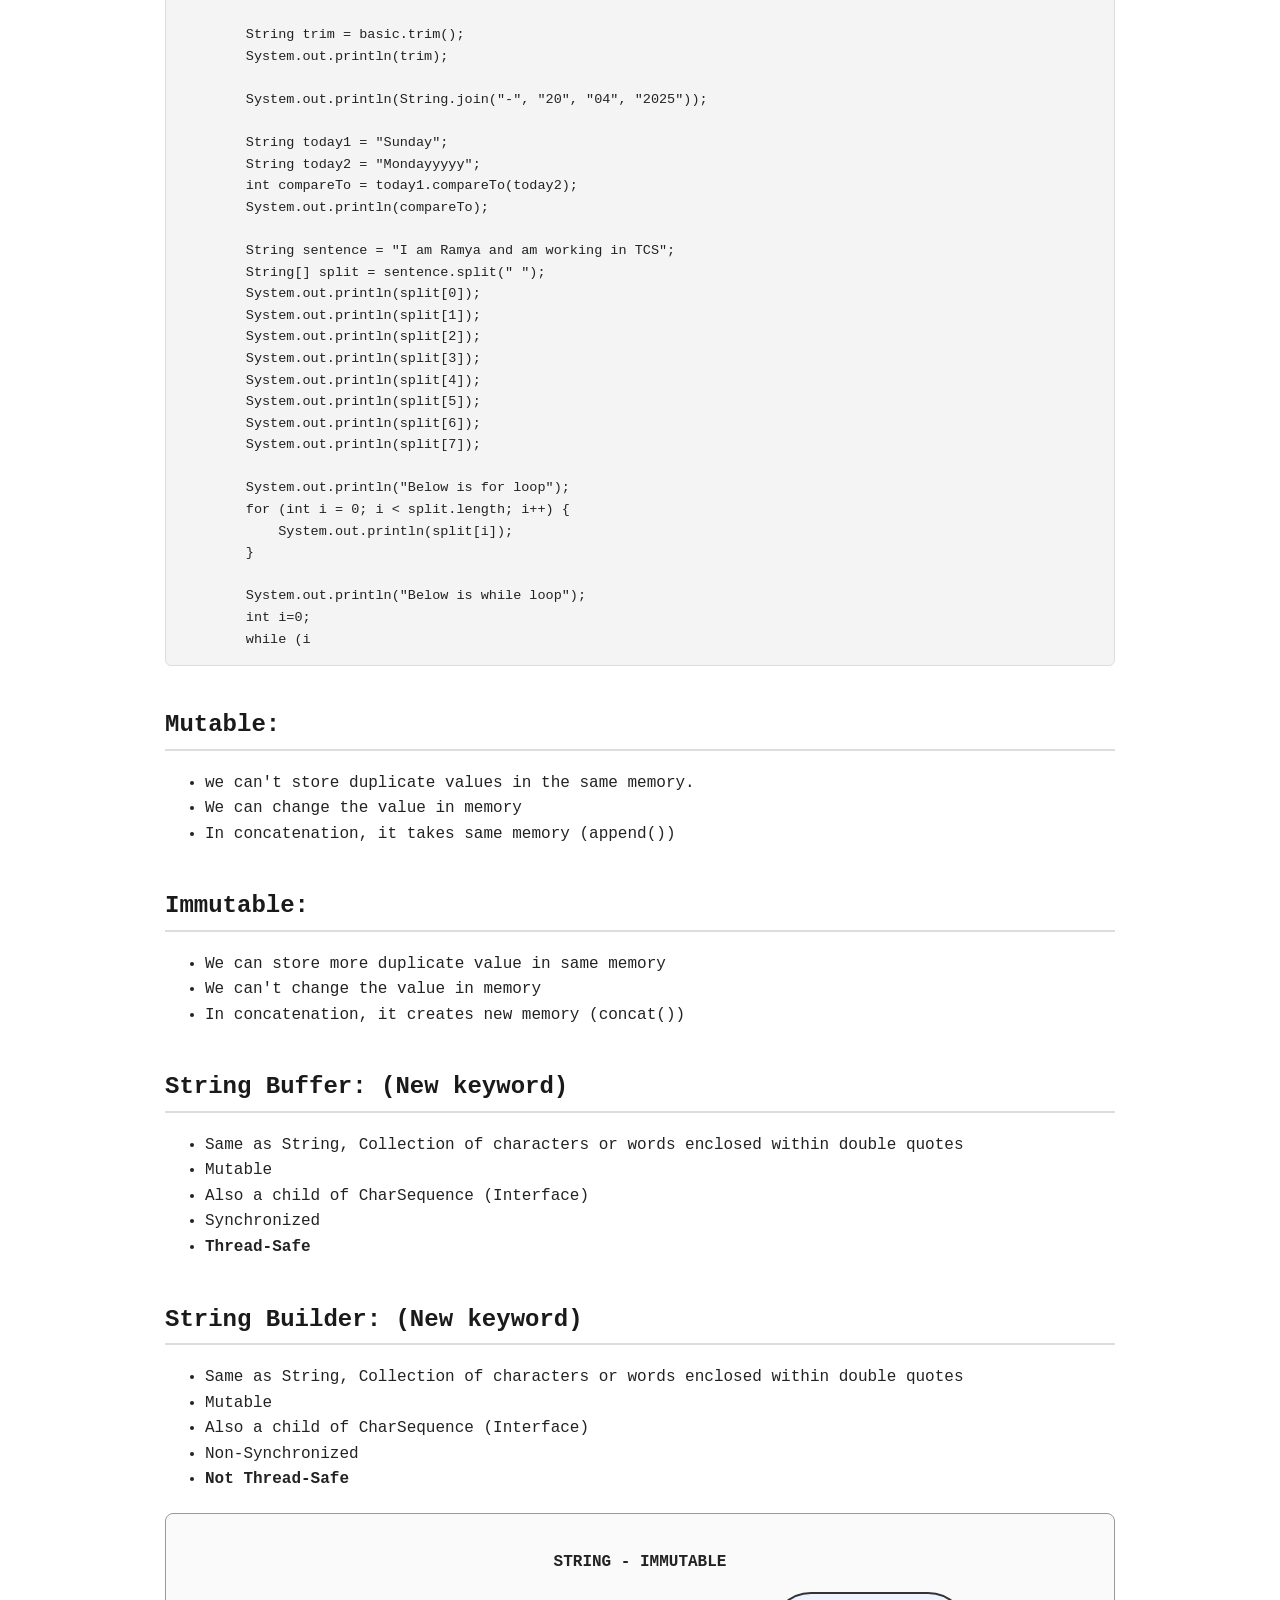
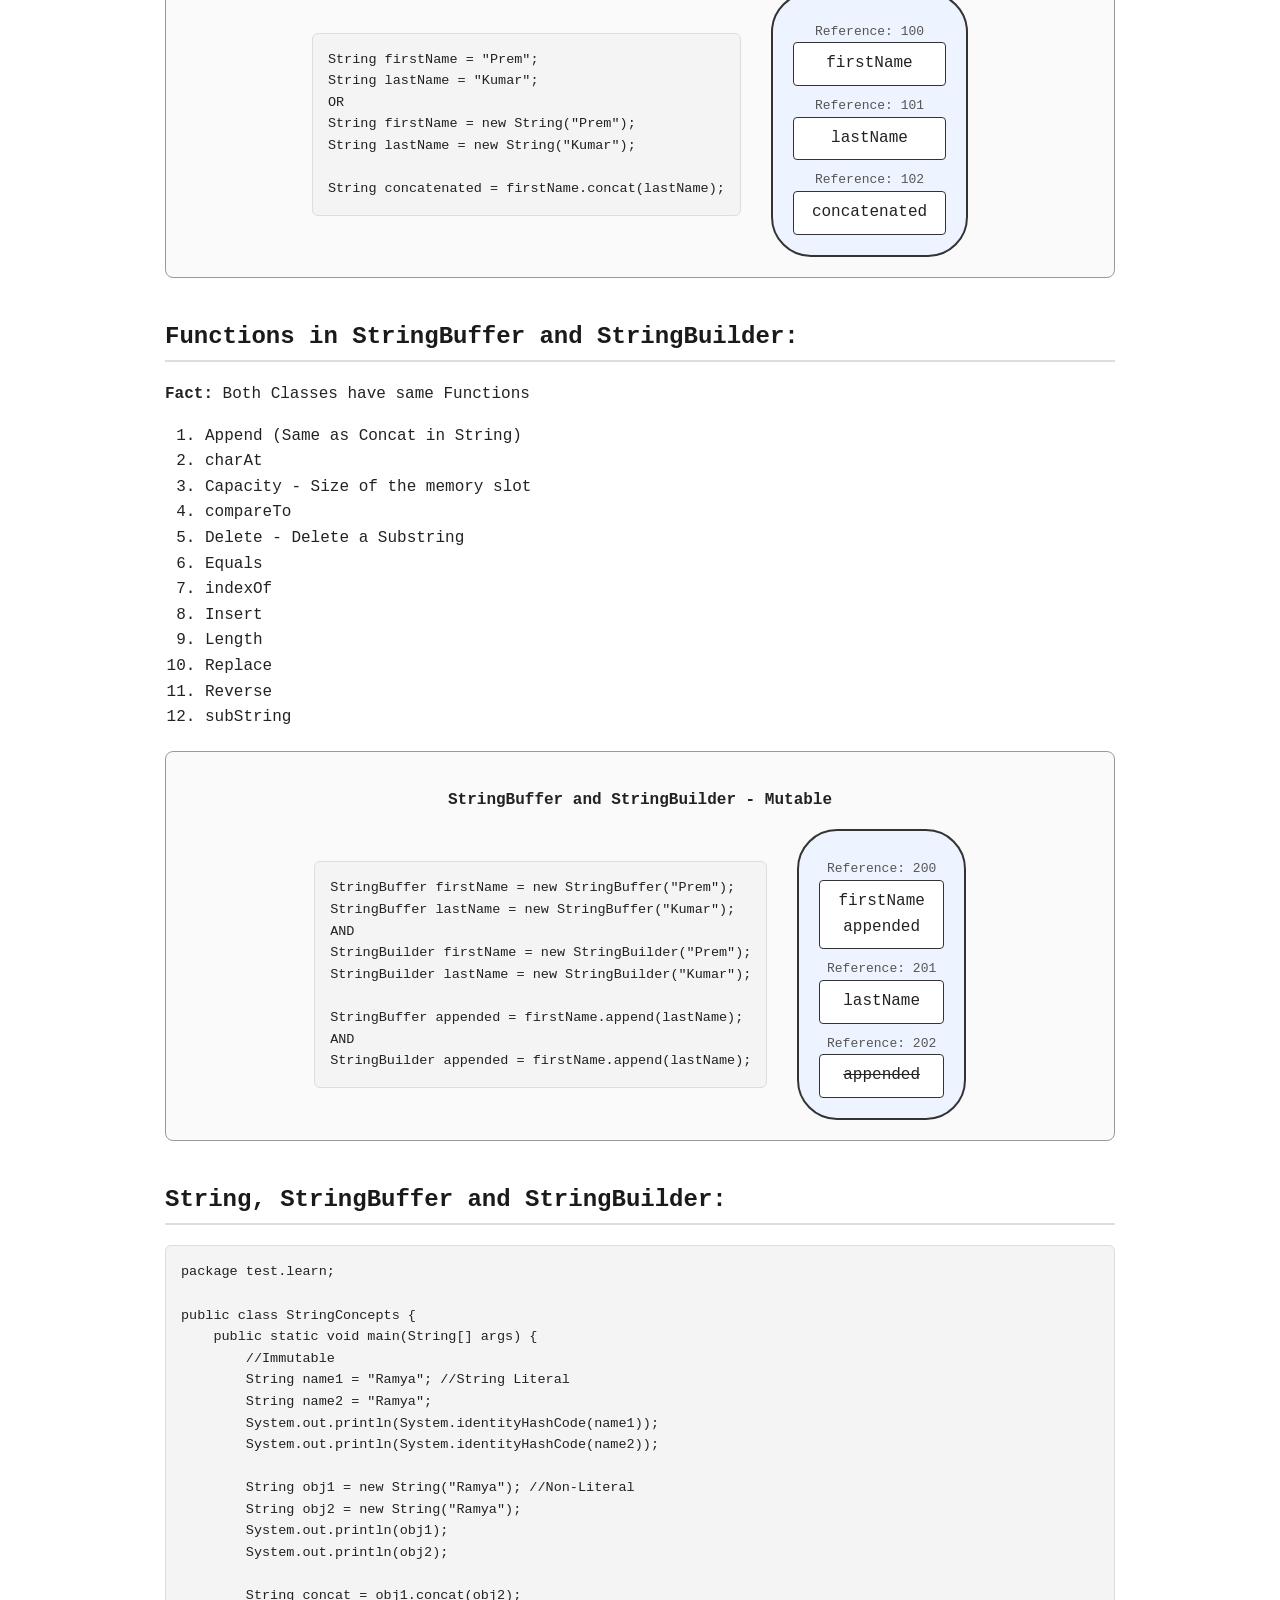
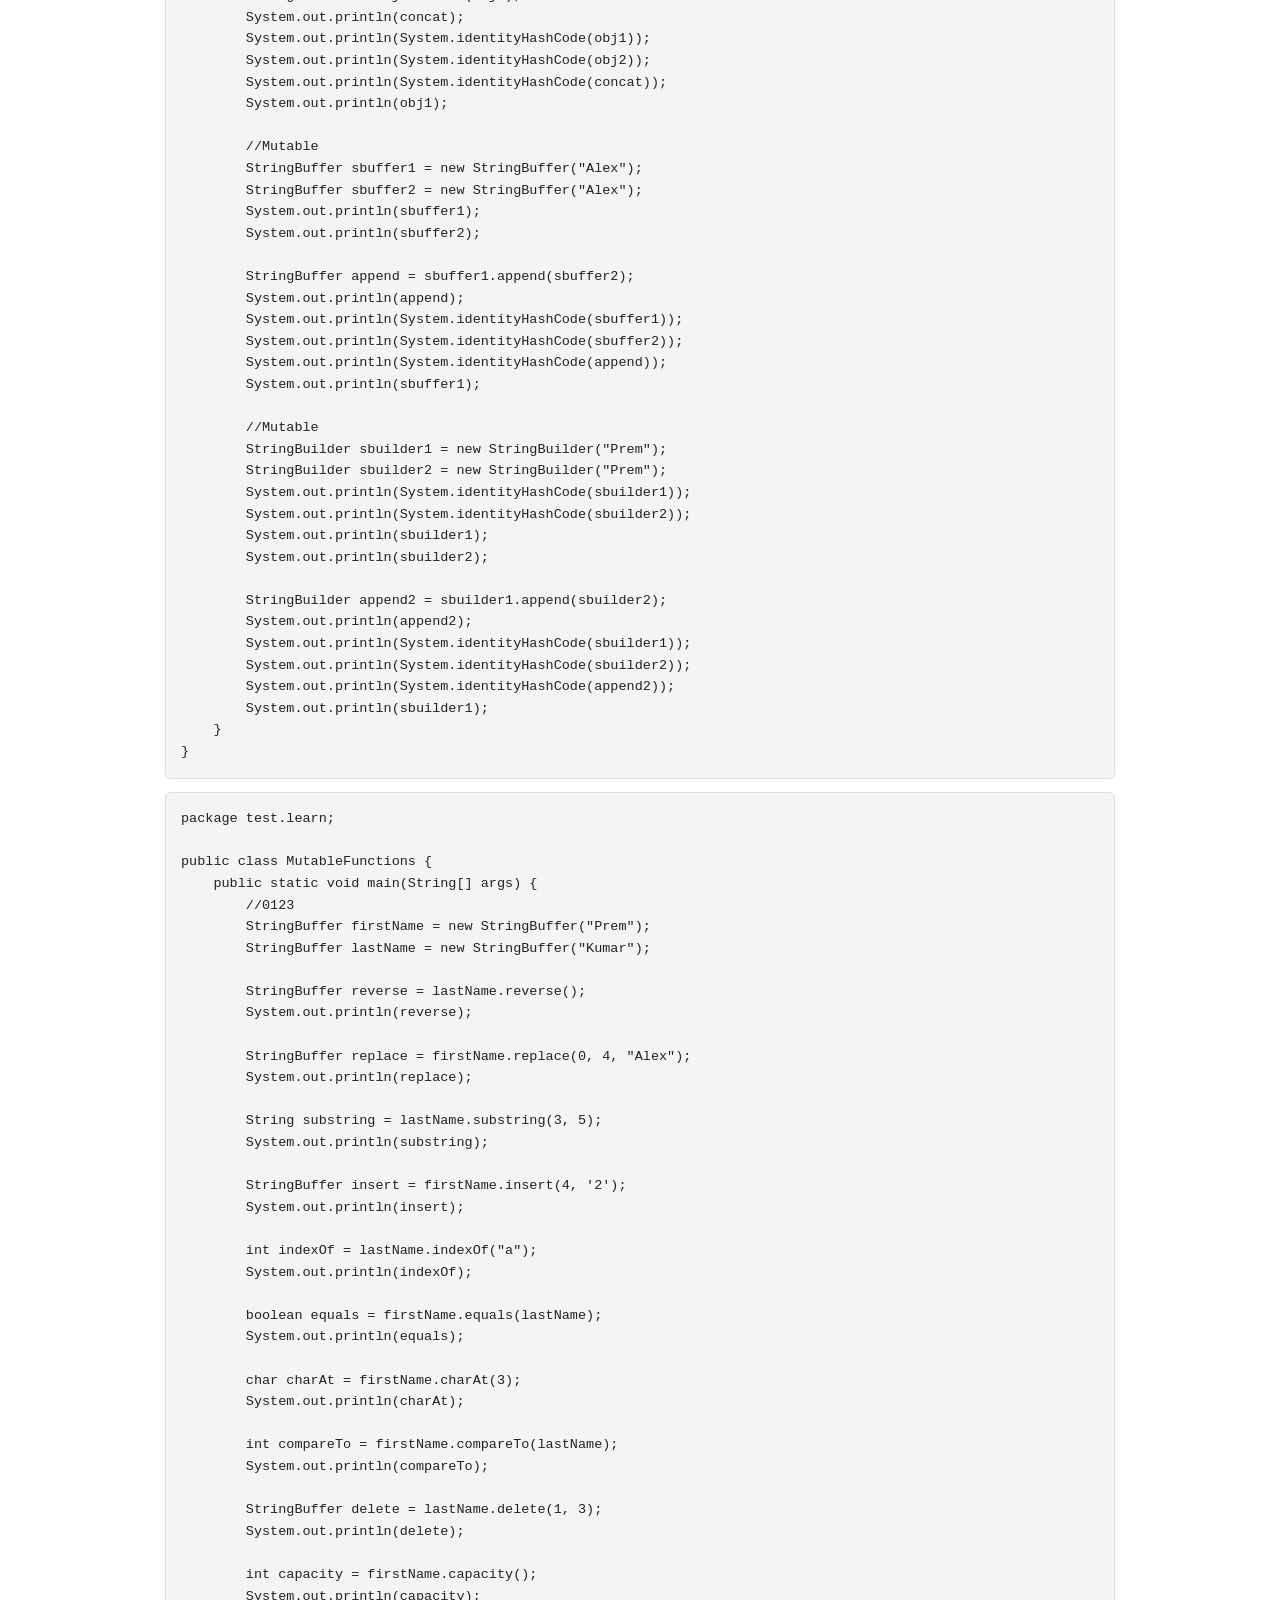
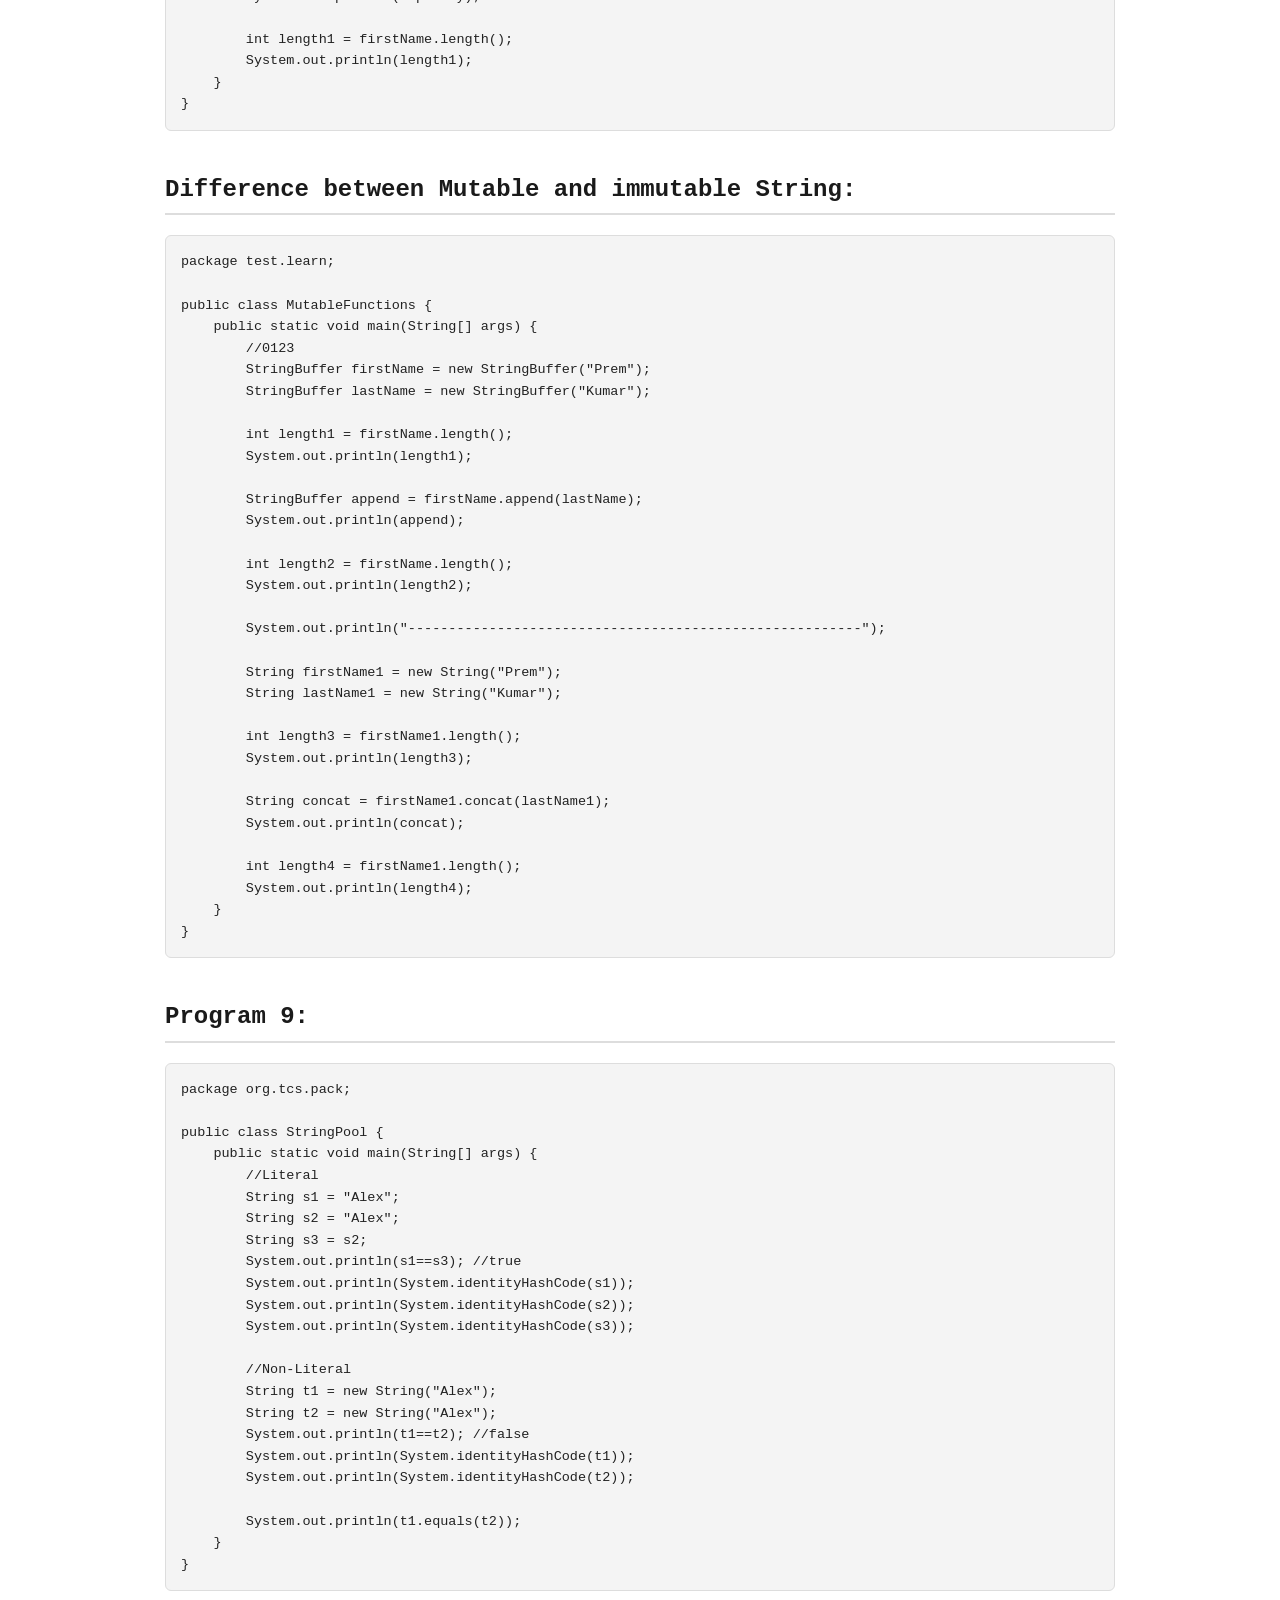
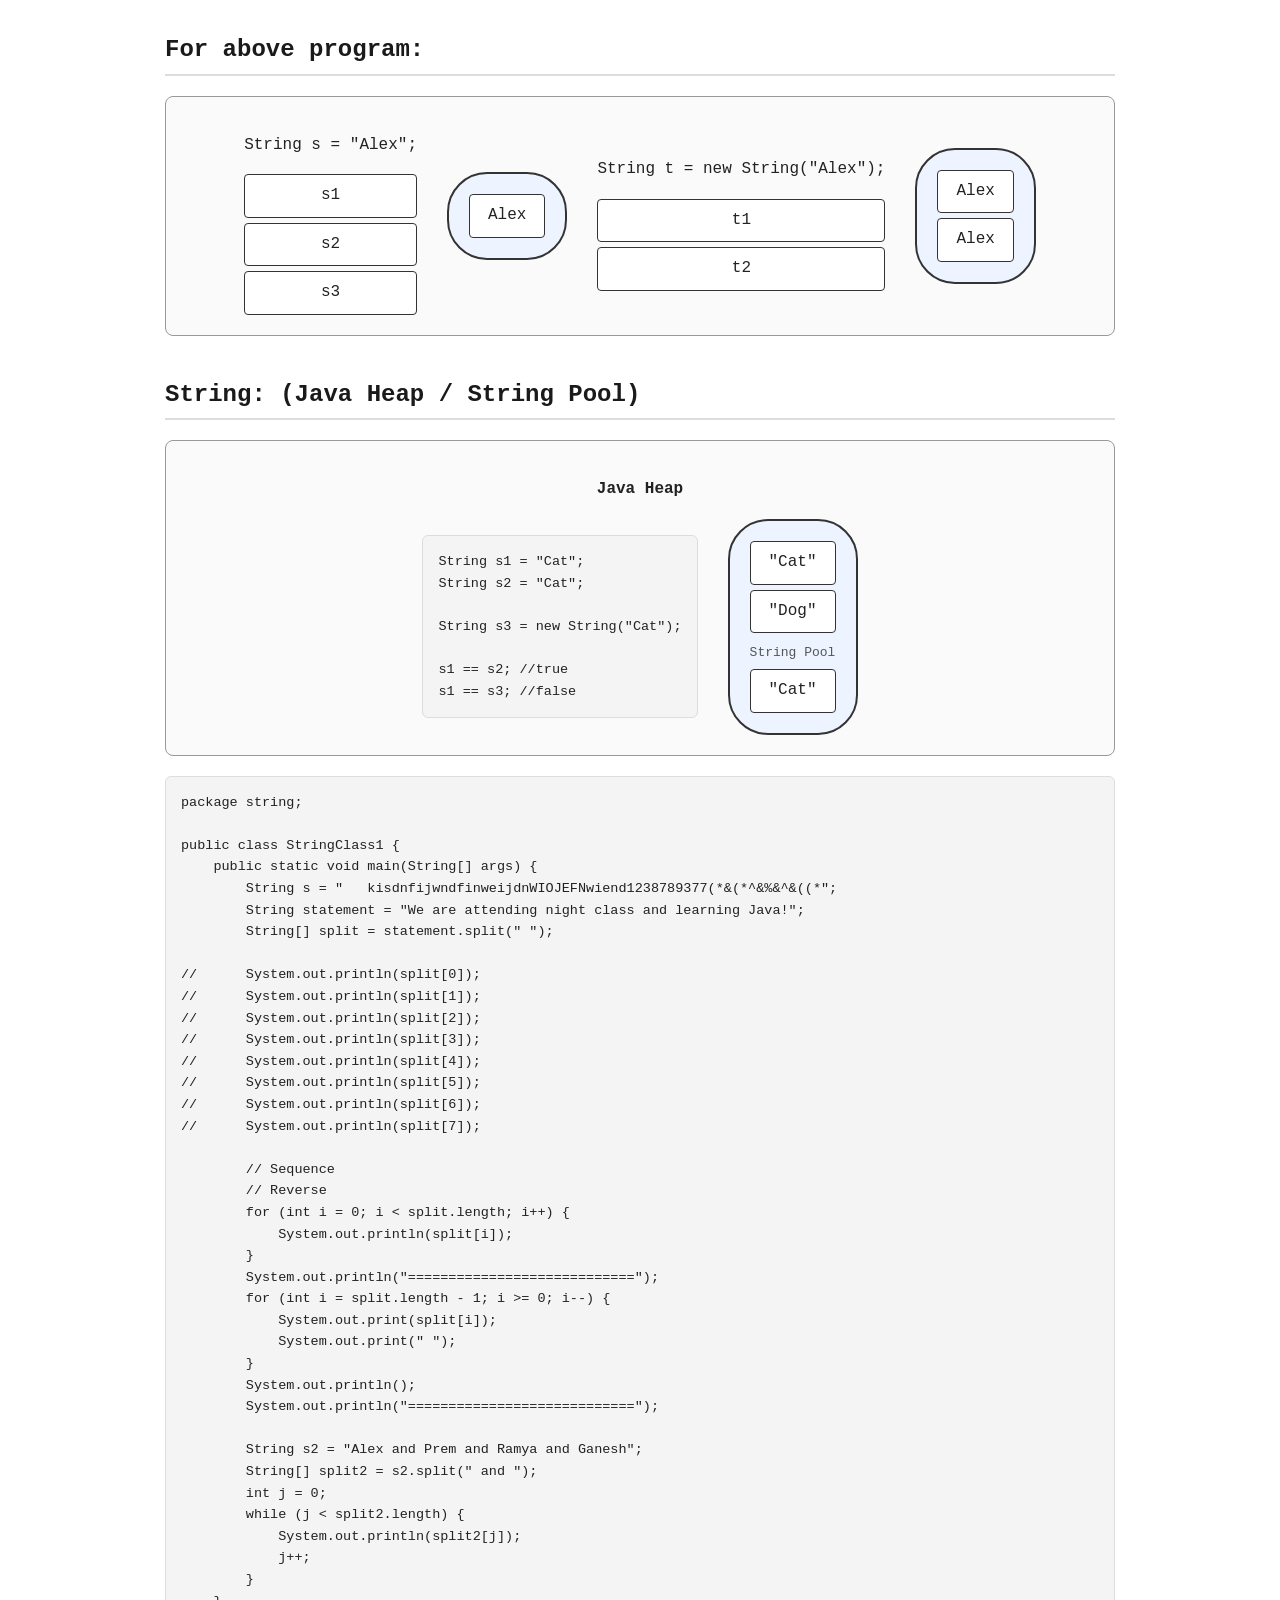
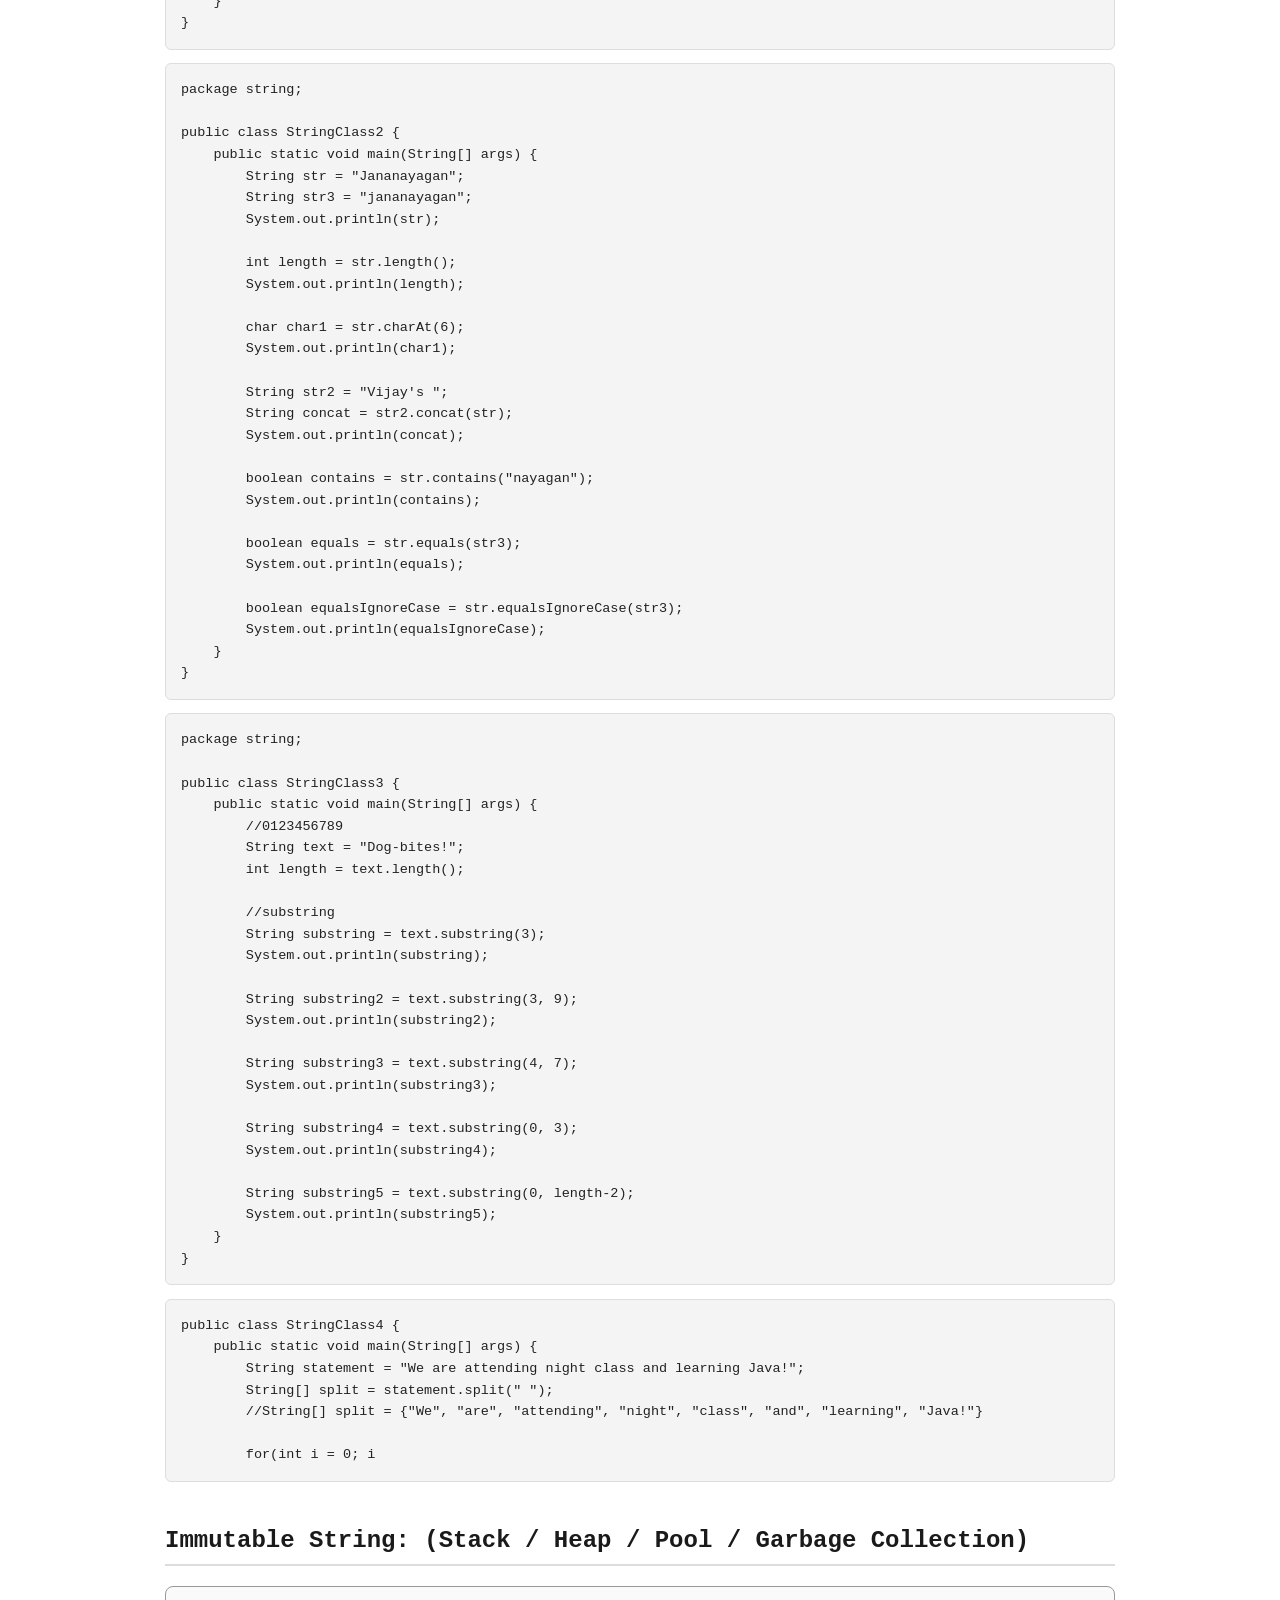
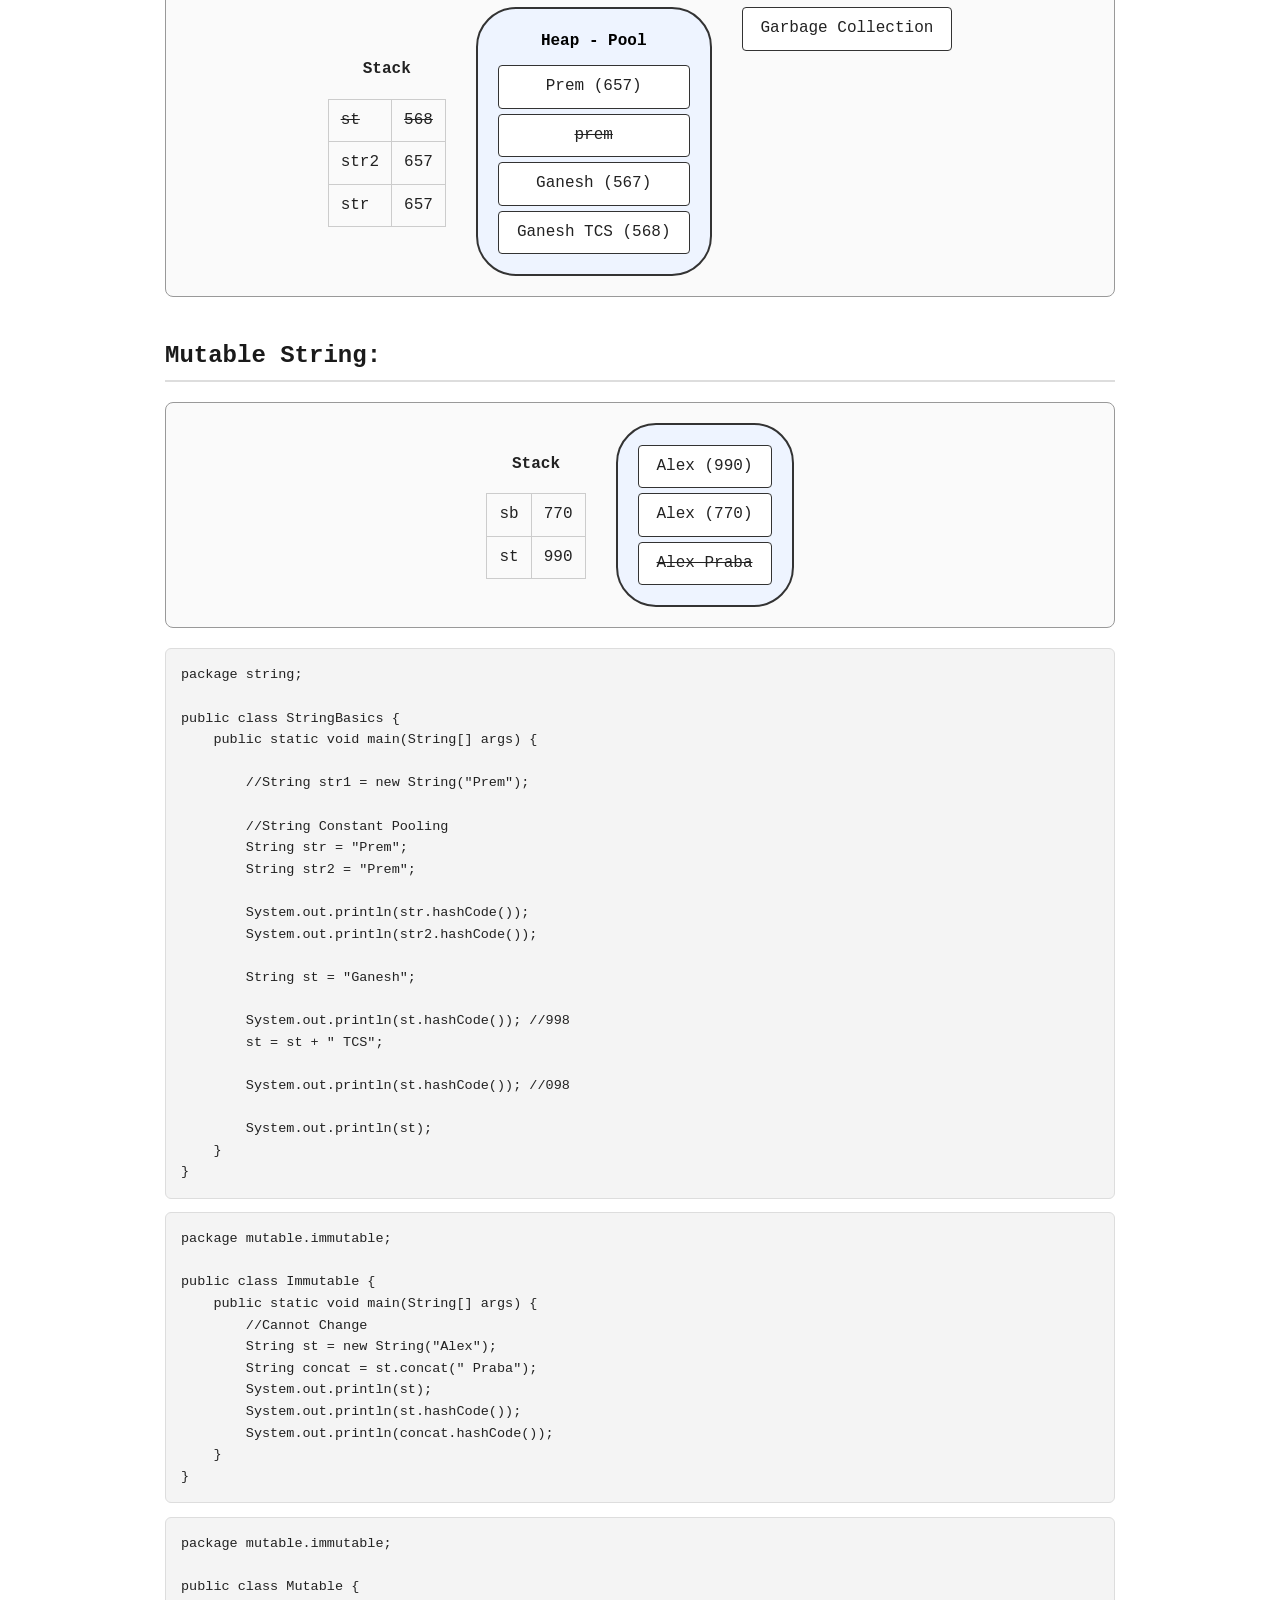
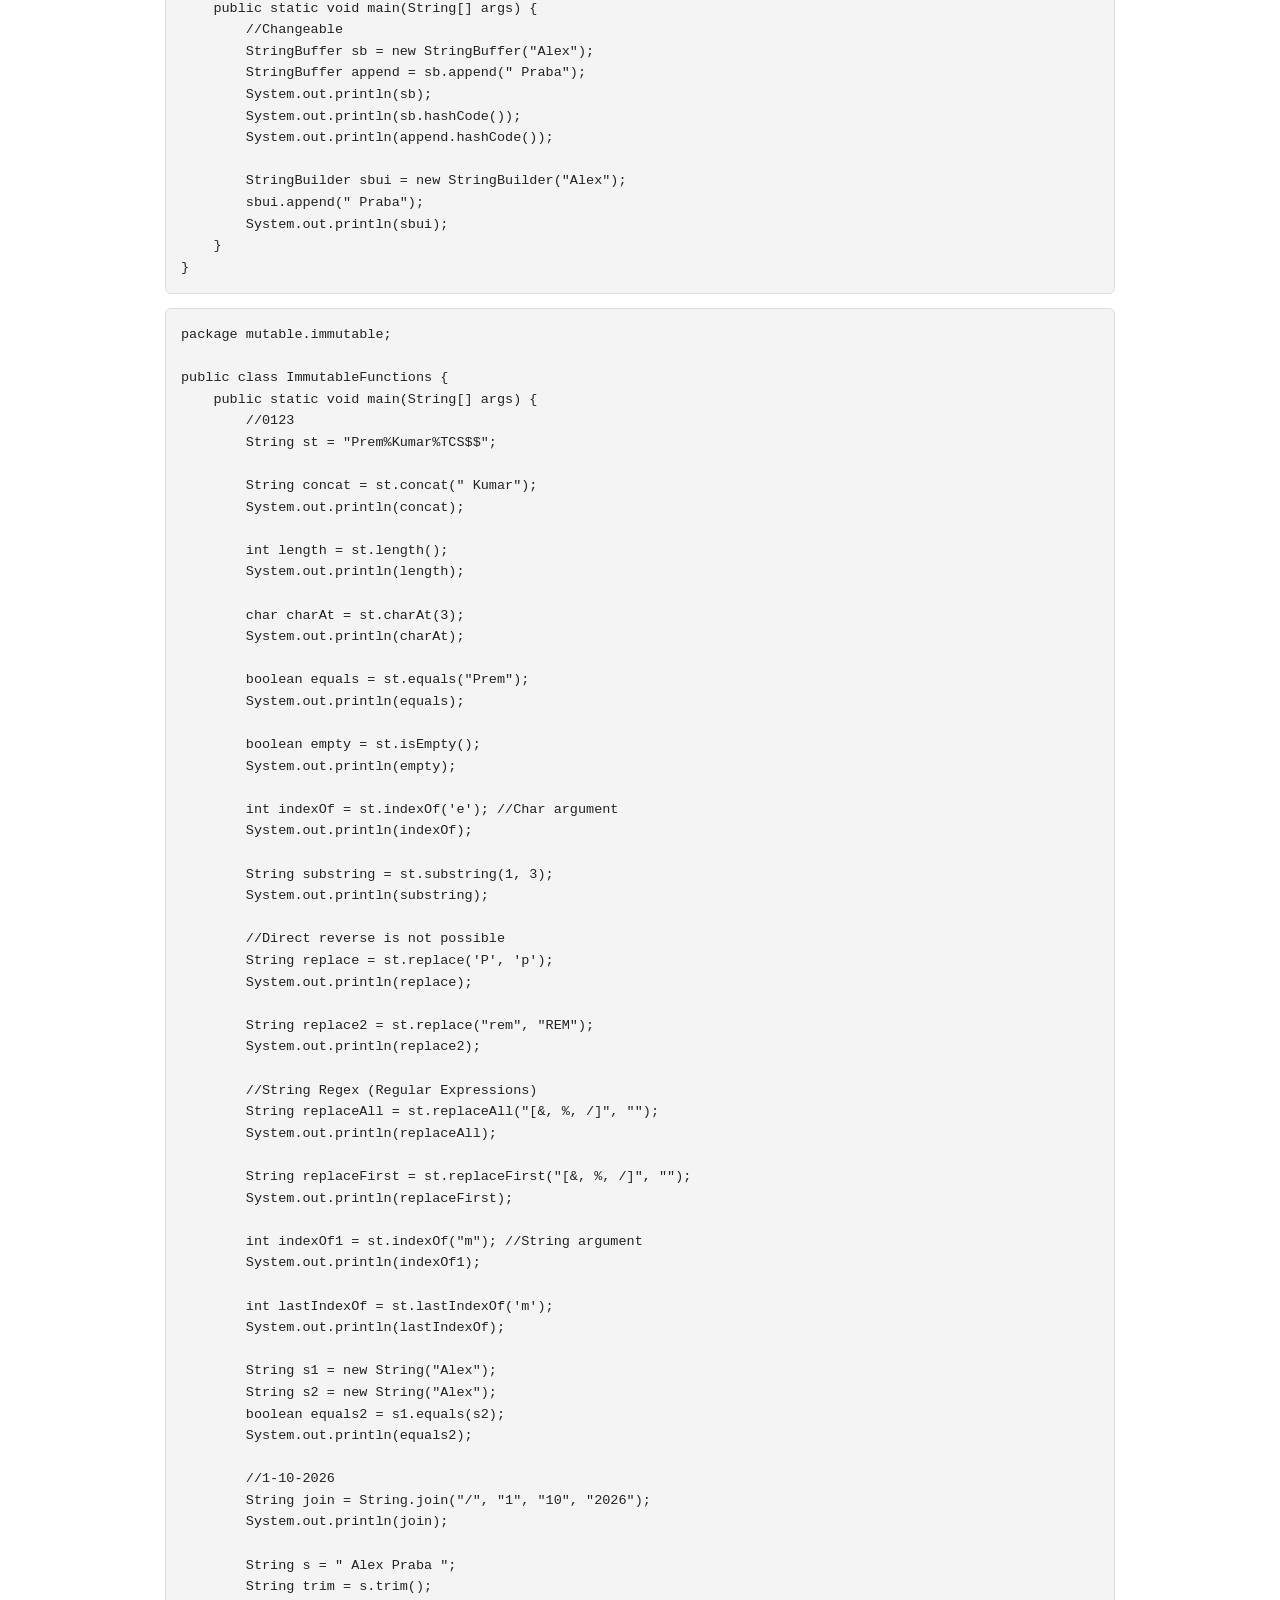
<file: client/java-string.html>
<!DOCTYPE html>
<html lang="en">
<head>
<meta charset="UTF-8">
<title>String Notes</title>
<style>
  body {
    font-family: Arial, Helvetica, sans-serif;
    max-width: 950px;
    margin: 30px auto;
    padding: 0 20px;
    line-height: 1.6;
    color: #222;
  }
  h1, h2, h3 {
    color: #1a1a1a;
  }
  h2 {
    border-bottom: 2px solid #ddd;
    padding-bottom: 4px;
    margin-top: 40px;
  }
  pre {
    background: #f4f4f4;
    border: 1px solid #ddd;
    border-radius: 6px;
    padding: 15px;
    overflow-x: auto;
    font-family: Consolas, "Courier New", monospace;
    font-size: 13.5px;
    white-space: pre-wrap;
  }
  code {
    font-family: Consolas, "Courier New", monospace;
  }
  ul, ol {
    margin-top: 4px;
  }
  .diagram-box {
    border: 1px solid #999;
    border-radius: 8px;
    padding: 20px;
    margin: 20px 0;
    background: #fafafa;
  }
  .diagram-flex {
    display: flex;
    gap: 30px;
    align-items: center;
    flex-wrap: wrap;
    justify-content: center;
  }
  .box {
    border: 1px solid #333;
    border-radius: 4px;
    padding: 8px 18px;
    background: #fff;
    text-align: center;
  }
  .heap-region {
    border: 2px solid #333;
    border-radius: 40px;
    padding: 20px;
    text-align: center;
    background: #eef4ff;
  }
  .heap-region .title {
    font-weight: bold;
    color: #b30000;
    margin-bottom: 10px;
  }
  .caption {
    font-size: 13px;
    color: #555;
    text-align: center;
    margin-top: 8px;
  }
  table {
    border-collapse: collapse;
    width: 100%;
    margin: 15px 0;
  }
  th, td {
    border: 1px solid #ccc;
    padding: 8px 12px;
    text-align: left;
  }
  th {
    background: #f0f0f0;
  }
</style>
</head>
<body>

<h1>STRING:</h1>
<p>Collection of characters or words enclosed within double quotes<br>
String is an immutable object</p>

<h2>String implements 3 Interfaces:</h2>
<ol>
  <li>Serializable</li>
  <li>Comparable</li>
  <li>CharSequence (String, StringBuffer, StringBuilder)</li>
</ol>

<h2>String Functions:</h2>
<ul>
  <li><strong>charAt()</strong>: It is used to print the particular character</li>
  <li><strong>length()</strong>: It is used to find the length of the String</li>
  <li><strong>contains()</strong>: Contains() is a method, is used to check the particular character or word in the string</li>
  <li><strong>Equals()</strong>: equals is a method is used to check our string index is true or false</li>
  <li><strong>Equalsignorecase()</strong>: It is like a equals() method but it is not case sensitive</li>
  <li><strong>split()</strong>: split() is a method, is used to split the string by space or character or word or whatever</li>
  <li><strong>toUpperCase()</strong>: is used to convert the string into uppercase</li>
  <li><strong>toLowerCase()</strong>: is used to convert the string into lowercase</li>
  <li><strong>substring()</strong>: It is used to print from, which character we want in the string index</li>
  <li><strong>indexOf()</strong>: It is used to print the position of the character in the string (If multiple characters are present, it will take the first position)</li>
  <li><strong>lastIndexof()</strong>: If multiple same character, it takes last one</li>
  <li><strong>replace()</strong>: replace() is a method, it is used to replace the index character or word</li>
  <li><strong>isEmpty()</strong>: It is used to check the index length is zero</li>
  <li><strong>startsWith()</strong>: It is used to check the index starts with particular word or character</li>
  <li><strong>endsWith()</strong>: It is used to check the index ends with particular word or character</li>
  <li><strong>compareTo()</strong>: It is a method, it is used to compare the character based on ASCII value</li>
  <li><strong>concat()</strong>: It is used to merge 2 or more string values</li>
  <li><strong>trim()</strong>: The .trim() method removes only leading and trailing whitespace (like spaces, tabs, or newlines) from the string. It does not touch spaces inside the string.</li>
  <li><strong>join()</strong>: It is used to join multiple string with a character</li>
</ul>

<h2>Fact:</h2>
<pre><code>char letter = 'A';
int asciiValue = (int) letter;

String s="A";
int i = s.compareTo("A");
System.out.println(i);
</code></pre>

<h2>String Literal:</h2>
<ul>
  <li>Uses Heap memory effectively</li>
  <li>Eg: <strong>String name = "Ramya";</strong></li>
</ul>

<h2>Non-Literal:</h2>
<ul>
  <li>New Keyword</li>
  <li>Eg: <strong>String name = new String("Ramya");</strong></li>
</ul>

<div class="diagram-box">
  <div class="diagram-flex">
    <div>
      <p><strong>Literal String:</strong></p>
      <pre style="margin:0;">String name1 = "Ramya"
String name2 = "Ramya"</pre>
      <div class="box" style="margin-top:10px;">name1</div>
      <div class="box" style="margin-top:10px;">name2</div>
    </div>
    <div class="heap-region">
      <div class="title">HEAP MEMORY</div>
      <div class="caption" style="margin-bottom:5px;">Same memory for same value</div>
      <div class="box">Ramya</div>
      <br>
      <div class="caption">Different memory for same value</div>
      <div class="box" style="margin-top:5px;">Alex</div>
      <div class="box" style="margin-top:5px;">Alex</div>
    </div>
    <div>
      <p><strong>Non-Literal String:</strong></p>
      <pre style="margin:0;">String user1 = new String("Alex");
String user2 = new String("Alex");</pre>
      <div class="box" style="margin-top:10px;">User1</div>
      <div class="box" style="margin-top:10px;">User2</div>
    </div>
  </div>
</div>

<h2>String Methods &amp; Function!!!!</h2>
<pre><code>package statement;

public class StringBasic {
    public static void main(String[] args) {
        String basic = "We 3 are learning Java!!!";
        String name = "PremKumar";
        String space = "";

        char charAt = basic.charAt(10);
        System.out.println(charAt);

        int length = basic.length();
        System.out.println(length);

        boolean contains = basic.contains("Java!");
        System.out.println(contains);

        boolean equals = name.equals("PremKumar");
        System.out.println(equals);

        boolean equalsIgnoreCase = name.equalsIgnoreCase("premkumar");
        System.out.println(equalsIgnoreCase);

        String upperCase = name.toUpperCase();
        System.out.println(upperCase);

        String lowerCase = name.toLowerCase();
        System.out.println(lowerCase);

        int indexOf = basic.indexOf('n');
        System.out.println(indexOf);

        String replace = basic.replace("Java", "Python");
        System.out.println(replace);

        boolean empty = space.isEmpty();
        System.out.println(empty);

        boolean startsWith = name.startsWith("Pre");
        System.out.println(startsWith);

        boolean endsWith = basic.endsWith("Java!");
        System.out.println(endsWith);

        String person1 = "Alexispraba";
        String person2 = "Ramya";
        String concat = person1.concat(person2);
        System.out.println(concat);

        String substring = person1.substring(6);
        System.out.println(substring);

        String substring2 = person1.substring(1, 4);
        System.out.println(substring2);

        String trim = basic.trim();
        System.out.println(trim);

        System.out.println(String.join("-", "20", "04", "2025"));

        String today1 = "Sunday";
        String today2 = "Mondayyyyy";
        int compareTo = today1.compareTo(today2);
        System.out.println(compareTo);

        String sentence = "I am Ramya and am working in TCS";
        String[] split = sentence.split(" ");
        System.out.println(split[0]);
        System.out.println(split[1]);
        System.out.println(split[2]);
        System.out.println(split[3]);
        System.out.println(split[4]);
        System.out.println(split[5]);
        System.out.println(split[6]);
        System.out.println(split[7]);

        System.out.println("Below is for loop");
        for (int i = 0; i < split.length; i++) {
            System.out.println(split[i]);
        }

        System.out.println("Below is while loop");
        int i=0;
        while (i<split.length) {
            System.out.println(split[i]);
            i++;
        }

        System.out.println("Below is enhance for loop");
        for (String everyword : split) {
            System.out.println(everyword);
        }

        System.out.println("Below is do while loop");
        int j=0;
        do {
            System.out.println(split[j]);
            j++;
        } while (j<split.length);
    }
}
</code></pre>

<h2>Mutable:</h2>
<ul>
  <li>we can't store duplicate values in the same memory.</li>
  <li>We can change the value in memory</li>
  <li>In concatenation, it takes same memory (append())</li>
</ul>

<h2>Immutable:</h2>
<ul>
  <li>We can store more duplicate value in same memory</li>
  <li>We can't change the value in memory</li>
  <li>In concatenation, it creates new memory (concat())</li>
</ul>

<h2>String Buffer: (New keyword)</h2>
<ul>
  <li>Same as String, Collection of characters or words enclosed within double quotes</li>
  <li>Mutable</li>
  <li>Also a child of CharSequence (Interface)</li>
  <li>Synchronized</li>
  <li><strong>Thread-Safe</strong></li>
</ul>

<h2>String Builder: (New keyword)</h2>
<ul>
  <li>Same as String, Collection of characters or words enclosed within double quotes</li>
  <li>Mutable</li>
  <li>Also a child of CharSequence (Interface)</li>
  <li>Non-Synchronized</li>
  <li><strong>Not Thread-Safe</strong></li>
</ul>

<div class="diagram-box">
  <p style="text-align:center; font-weight:bold;">STRING - IMMUTABLE</p>
  <div class="diagram-flex">
    <pre style="margin:0;">String firstName = "Prem";
String lastName = "Kumar";
OR
String firstName = new String("Prem");
String lastName = new String("Kumar");

String concatenated = firstName.concat(lastName);</pre>
    <div class="heap-region">
      <div class="caption">Reference: 100</div>
      <div class="box">firstName</div>
      <div class="caption" style="margin-top:10px;">Reference: 101</div>
      <div class="box">lastName</div>
      <div class="caption" style="margin-top:10px;">Reference: 102</div>
      <div class="box">concatenated</div>
    </div>
  </div>
</div>

<h2>Functions in StringBuffer and StringBuilder:</h2>
<p><strong>Fact:</strong> Both Classes have same Functions</p>
<ol>
  <li>Append (Same as Concat in String)</li>
  <li>charAt</li>
  <li>Capacity - Size of the memory slot</li>
  <li>compareTo</li>
  <li>Delete - Delete a Substring</li>
  <li>Equals</li>
  <li>indexOf</li>
  <li>Insert</li>
  <li>Length</li>
  <li>Replace</li>
  <li>Reverse</li>
  <li>subString</li>
</ol>

<div class="diagram-box">
  <p style="text-align:center; font-weight:bold;">StringBuffer and StringBuilder - Mutable</p>
  <div class="diagram-flex">
    <pre style="margin:0;">StringBuffer firstName = new StringBuffer("Prem");
StringBuffer lastName = new StringBuffer("Kumar");
AND
StringBuilder firstName = new StringBuilder("Prem");
StringBuilder lastName = new StringBuilder("Kumar");

StringBuffer appended = firstName.append(lastName);
AND
StringBuilder appended = firstName.append(lastName);</pre>
    <div class="heap-region">
      <div class="caption">Reference: 200</div>
      <div class="box">firstName<br>appended</div>
      <div class="caption" style="margin-top:10px;">Reference: 201</div>
      <div class="box">lastName</div>
      <div class="caption" style="margin-top:10px;">Reference: 202</div>
      <div class="box" style="text-decoration: line-through;">appended</div>
    </div>
  </div>
</div>

<h2>String, StringBuffer and StringBuilder:</h2>
<pre><code>package test.learn;

public class StringConcepts {
    public static void main(String[] args) {
        //Immutable
        String name1 = "Ramya"; //String Literal
        String name2 = "Ramya";
        System.out.println(System.identityHashCode(name1));
        System.out.println(System.identityHashCode(name2));

        String obj1 = new String("Ramya"); //Non-Literal
        String obj2 = new String("Ramya");
        System.out.println(obj1);
        System.out.println(obj2);

        String concat = obj1.concat(obj2);
        System.out.println(concat);
        System.out.println(System.identityHashCode(obj1));
        System.out.println(System.identityHashCode(obj2));
        System.out.println(System.identityHashCode(concat));
        System.out.println(obj1);

        //Mutable
        StringBuffer sbuffer1 = new StringBuffer("Alex");
        StringBuffer sbuffer2 = new StringBuffer("Alex");
        System.out.println(sbuffer1);
        System.out.println(sbuffer2);

        StringBuffer append = sbuffer1.append(sbuffer2);
        System.out.println(append);
        System.out.println(System.identityHashCode(sbuffer1));
        System.out.println(System.identityHashCode(sbuffer2));
        System.out.println(System.identityHashCode(append));
        System.out.println(sbuffer1);

        //Mutable
        StringBuilder sbuilder1 = new StringBuilder("Prem");
        StringBuilder sbuilder2 = new StringBuilder("Prem");
        System.out.println(System.identityHashCode(sbuilder1));
        System.out.println(System.identityHashCode(sbuilder2));
        System.out.println(sbuilder1);
        System.out.println(sbuilder2);

        StringBuilder append2 = sbuilder1.append(sbuilder2);
        System.out.println(append2);
        System.out.println(System.identityHashCode(sbuilder1));
        System.out.println(System.identityHashCode(sbuilder2));
        System.out.println(System.identityHashCode(append2));
        System.out.println(sbuilder1);
    }
}
</code></pre>

<pre><code>package test.learn;

public class MutableFunctions {
    public static void main(String[] args) {
        //0123
        StringBuffer firstName = new StringBuffer("Prem");
        StringBuffer lastName = new StringBuffer("Kumar");

        StringBuffer reverse = lastName.reverse();
        System.out.println(reverse);

        StringBuffer replace = firstName.replace(0, 4, "Alex");
        System.out.println(replace);

        String substring = lastName.substring(3, 5);
        System.out.println(substring);

        StringBuffer insert = firstName.insert(4, '2');
        System.out.println(insert);

        int indexOf = lastName.indexOf("a");
        System.out.println(indexOf);

        boolean equals = firstName.equals(lastName);
        System.out.println(equals);

        char charAt = firstName.charAt(3);
        System.out.println(charAt);

        int compareTo = firstName.compareTo(lastName);
        System.out.println(compareTo);

        StringBuffer delete = lastName.delete(1, 3);
        System.out.println(delete);

        int capacity = firstName.capacity();
        System.out.println(capacity);

        int length1 = firstName.length();
        System.out.println(length1);
    }
}
</code></pre>

<h2>Difference between Mutable and immutable String:</h2>
<pre><code>package test.learn;

public class MutableFunctions {
    public static void main(String[] args) {
        //0123
        StringBuffer firstName = new StringBuffer("Prem");
        StringBuffer lastName = new StringBuffer("Kumar");

        int length1 = firstName.length();
        System.out.println(length1);

        StringBuffer append = firstName.append(lastName);
        System.out.println(append);

        int length2 = firstName.length();
        System.out.println(length2);

        System.out.println("--------------------------------------------------------");

        String firstName1 = new String("Prem");
        String lastName1 = new String("Kumar");

        int length3 = firstName1.length();
        System.out.println(length3);

        String concat = firstName1.concat(lastName1);
        System.out.println(concat);

        int length4 = firstName1.length();
        System.out.println(length4);
    }
}
</code></pre>

<h2>Program 9:</h2>
<pre><code>package org.tcs.pack;

public class StringPool {
    public static void main(String[] args) {
        //Literal
        String s1 = "Alex";
        String s2 = "Alex";
        String s3 = s2;
        System.out.println(s1==s3); //true
        System.out.println(System.identityHashCode(s1));
        System.out.println(System.identityHashCode(s2));
        System.out.println(System.identityHashCode(s3));

        //Non-Literal
        String t1 = new String("Alex");
        String t2 = new String("Alex");
        System.out.println(t1==t2); //false
        System.out.println(System.identityHashCode(t1));
        System.out.println(System.identityHashCode(t2));

        System.out.println(t1.equals(t2));
    }
}
</code></pre>

<h2>For above program:</h2>
<div class="diagram-box">
  <div class="diagram-flex">
    <div>
      <p style="text-align:center;">String s = "Alex";</p>
      <div class="box">s1</div>
      <div class="box" style="margin-top:5px;">s2</div>
      <div class="box" style="margin-top:5px;">s3</div>
    </div>
    <div class="heap-region">
      <div class="box">Alex</div>
    </div>
    <div>
      <p style="text-align:center;">String t = new String("Alex");</p>
      <div class="box">t1</div>
      <div class="box" style="margin-top:5px;">t2</div>
    </div>
    <div class="heap-region">
      <div class="box">Alex</div>
      <div class="box" style="margin-top:5px;">Alex</div>
    </div>
  </div>
</div>

<h2>String: (Java Heap / String Pool)</h2>
<div class="diagram-box">
  <p style="text-align:center; font-weight:bold;">Java Heap</p>
  <div class="diagram-flex">
    <div>
      <pre style="margin:0;">String s1 = "Cat";
String s2 = "Cat";

String s3 = new String("Cat");

s1 == s2; //true
s1 == s3; //false</pre>
    </div>
    <div class="heap-region">
      <div class="box">"Cat"</div>
      <div class="box" style="margin-top:5px;">"Dog"</div>
      <div class="caption" style="margin-top:10px;">String Pool</div>
      <div class="box" style="margin-top:5px;">"Cat"</div>
    </div>
  </div>
</div>

<pre><code>package string;

public class StringClass1 {
    public static void main(String[] args) {
        String s = "   kisdnfijwndfinweijdnWIOJEFNwiend1238789377(*&(*^&%&^&((*";
        String statement = "We are attending night class and learning Java!";
        String[] split = statement.split(" ");

//      System.out.println(split[0]);
//      System.out.println(split[1]);
//      System.out.println(split[2]);
//      System.out.println(split[3]);
//      System.out.println(split[4]);
//      System.out.println(split[5]);
//      System.out.println(split[6]);
//      System.out.println(split[7]);

        // Sequence
        // Reverse
        for (int i = 0; i < split.length; i++) {
            System.out.println(split[i]);
        }
        System.out.println("============================");
        for (int i = split.length - 1; i >= 0; i--) {
            System.out.print(split[i]);
            System.out.print(" ");
        }
        System.out.println();
        System.out.println("============================");

        String s2 = "Alex and Prem and Ramya and Ganesh";
        String[] split2 = s2.split(" and ");
        int j = 0;
        while (j < split2.length) {
            System.out.println(split2[j]);
            j++;
        }
    }
}
</code></pre>

<pre><code>package string;

public class StringClass2 {
    public static void main(String[] args) {
        String str = "Jananayagan";
        String str3 = "jananayagan";
        System.out.println(str);

        int length = str.length();
        System.out.println(length);

        char char1 = str.charAt(6);
        System.out.println(char1);

        String str2 = "Vijay's ";
        String concat = str2.concat(str);
        System.out.println(concat);

        boolean contains = str.contains("nayagan");
        System.out.println(contains);

        boolean equals = str.equals(str3);
        System.out.println(equals);

        boolean equalsIgnoreCase = str.equalsIgnoreCase(str3);
        System.out.println(equalsIgnoreCase);
    }
}
</code></pre>

<pre><code>package string;

public class StringClass3 {
    public static void main(String[] args) {
        //0123456789
        String text = "Dog-bites!";
        int length = text.length();

        //substring
        String substring = text.substring(3);
        System.out.println(substring);

        String substring2 = text.substring(3, 9);
        System.out.println(substring2);

        String substring3 = text.substring(4, 7);
        System.out.println(substring3);

        String substring4 = text.substring(0, 3);
        System.out.println(substring4);

        String substring5 = text.substring(0, length-2);
        System.out.println(substring5);
    }
}
</code></pre>

<pre><code>public class StringClass4 {
    public static void main(String[] args) {
        String statement = "We are attending night class and learning Java!";
        String[] split = statement.split(" ");
        //String[] split = {"We", "are", "attending", "night", "class", "and", "learning", "Java!"}

        for(int i = 0; i<split.length; i++) {
            System.out.println(split[i]);
        }
        System.out.println("---------------");
        for (String string : split) {
            System.out.println(string);
        }
        System.out.println("---------------");
    }
}
</code></pre>

<h2>Immutable String: (Stack / Heap / Pool / Garbage Collection)</h2>
<div class="diagram-box">
  <div class="diagram-flex">
    <div>
      <p style="text-align:center; font-weight:bold;">Stack</p>
      <table>
        <tr><td style="text-decoration:line-through;">st</td><td style="text-decoration:line-through;">568</td></tr>
        <tr><td>str2</td><td>657</td></tr>
        <tr><td>str</td><td>657</td></tr>
      </table>
    </div>
    <div class="heap-region">
      <div class="title" style="color:#000;">Heap - Pool</div>
      <div class="box">Prem (657)</div>
      <div class="box" style="margin-top:5px; text-decoration:line-through;">prem</div>
      <div class="box" style="margin-top:5px;">Ganesh (567)</div>
      <div class="box" style="margin-top:5px;">Ganesh TCS (568)</div>
    </div>
    <div class="box" style="align-self:flex-start;">Garbage Collection</div>
  </div>
</div>

<h2>Mutable String:</h2>
<div class="diagram-box">
  <div class="diagram-flex">
    <div>
      <p style="text-align:center; font-weight:bold;">Stack</p>
      <table>
        <tr><td>sb</td><td>770</td></tr>
        <tr><td>st</td><td>990</td></tr>
      </table>
    </div>
    <div class="heap-region">
      <div class="box">Alex (990)</div>
      <div class="box" style="margin-top:5px;">Alex (770)</div>
      <div class="box" style="margin-top:5px; text-decoration:line-through;">Alex Praba</div>
    </div>
  </div>
</div>

<pre><code>package string;

public class StringBasics {
    public static void main(String[] args) {

        //String str1 = new String("Prem");

        //String Constant Pooling
        String str = "Prem";
        String str2 = "Prem";

        System.out.println(str.hashCode());
        System.out.println(str2.hashCode());

        String st = "Ganesh";

        System.out.println(st.hashCode()); //998
        st = st + " TCS";

        System.out.println(st.hashCode()); //098

        System.out.println(st);
    }
}
</code></pre>

<pre><code>package mutable.immutable;

public class Immutable {
    public static void main(String[] args) {
        //Cannot Change
        String st = new String("Alex");
        String concat = st.concat(" Praba");
        System.out.println(st);
        System.out.println(st.hashCode());
        System.out.println(concat.hashCode());
    }
}
</code></pre>

<pre><code>package mutable.immutable;

public class Mutable {
    public static void main(String[] args) {
        //Changeable
        StringBuffer sb = new StringBuffer("Alex");
        StringBuffer append = sb.append(" Praba");
        System.out.println(sb);
        System.out.println(sb.hashCode());
        System.out.println(append.hashCode());

        StringBuilder sbui = new StringBuilder("Alex");
        sbui.append(" Praba");
        System.out.println(sbui);
    }
}
</code></pre>

<pre><code>package mutable.immutable;

public class ImmutableFunctions {
    public static void main(String[] args) {
        //0123
        String st = "Prem%Kumar%TCS$$";

        String concat = st.concat(" Kumar");
        System.out.println(concat);

        int length = st.length();
        System.out.println(length);

        char charAt = st.charAt(3);
        System.out.println(charAt);

        boolean equals = st.equals("Prem");
        System.out.println(equals);

        boolean empty = st.isEmpty();
        System.out.println(empty);

        int indexOf = st.indexOf('e'); //Char argument
        System.out.println(indexOf);

        String substring = st.substring(1, 3);
        System.out.println(substring);

        //Direct reverse is not possible
        String replace = st.replace('P', 'p');
        System.out.println(replace);

        String replace2 = st.replace("rem", "REM");
        System.out.println(replace2);

        //String Regex (Regular Expressions)
        String replaceAll = st.replaceAll("[&, %, /]", "");
        System.out.println(replaceAll);

        String replaceFirst = st.replaceFirst("[&, %, /]", "");
        System.out.println(replaceFirst);

        int indexOf1 = st.indexOf("m"); //String argument
        System.out.println(indexOf1);

        int lastIndexOf = st.lastIndexOf('m');
        System.out.println(lastIndexOf);

        String s1 = new String("Alex");
        String s2 = new String("Alex");
        boolean equals2 = s1.equals(s2);
        System.out.println(equals2);

        //1-10-2026
        String join = String.join("/", "1", "10", "2026");
        System.out.println(join);

        String s = " Alex Praba ";
        String trim = s.trim();
        System.out.println(trim);

        int compareTo = s.compareTo("Alex Praba");
        System.out.println(compareTo);

        String d = "Fighter Jet";
        d.contains("Jet");

        boolean startsWith = d.startsWith("Fighter");
        System.out.println(startsWith);

        boolean endsWith = d.endsWith("Jet");
        System.out.println(endsWith);

        String str = "lijnsdlifSIJDNFIJWNDFILNIkljsdnfijsndfi;ONASLIJDNILAJFVN";
        String upperCase = str.toUpperCase();
        System.out.println(upperCase);

        String lowerCase = str.toLowerCase();
        System.out.println(lowerCase);

        int a = 10;
        String valueOf = String.valueOf(1234.678); //changes any datatype to String
        System.out.println(valueOf);

        String str1 = "Alex";
        String repeat = str1.repeat(15);
        System.out.println(repeat);

        char[] charArray = str1.toCharArray(); // {'A', 'l', 'e', 'x'}
        System.out.println(charArray[3]);
    }
}
</code></pre>

<h2>Mutable:</h2>
<pre><code>package mutable.immutable;

public class MutableFunctions {
    public static void main(String[] args) {
        StringBuffer sb = new StringBuffer("Prem");
        StringBuffer append = sb.append(" Kumar");
        sb.append(" TCS");
        System.out.println(sb);

        int length = sb.length();
        System.out.println(length);

        char charAt = sb.charAt(5);
        System.out.println(charAt);
        //01234567890

        boolean equals = sb.equals("Prem Kumar TCS");
        System.out.println(equals);

        boolean empty = sb.isEmpty();
        System.out.println(empty);

        int indexOf = sb.indexOf("e"); //String argument
        System.out.println(indexOf);

        String substring = sb.substring(8, 10);
        System.out.println(substring);

        StringBuffer reverse = sb.reverse();
        System.out.println(reverse);

        StringBuffer reverse1 = sb.reverse();
        System.out.println(reverse1);

        sb.delete(8, 10);
        System.out.println(sb);

        sb.deleteCharAt(6);
        System.out.println(sb);

        sb.insert(6, 'u');
        System.out.println(sb);

        sb.replace(9, 12, "EY");
        System.out.println(sb);

        StringBuffer sb1 = new StringBuffer("Prem");
        StringBuffer sb2 = new StringBuffer("Prem");

        int compareTo = sb2.compareTo(sb1);
        System.out.println(compareTo);

        StringBuffer sb3 = new StringBuffer("123456789");
        int capacity = sb3.capacity();
        System.out.println(capacity);

        int indexOf1 = sb.indexOf("m"); //String argument
        System.out.println(indexOf1);

        int lastIndexOf = sb.lastIndexOf("m");
        System.out.println(lastIndexOf);

        String st = sb.toString();
        System.out.println(st);

        StringBuffer s1 = new StringBuffer("Alex");
        StringBuffer s2 = new StringBuffer("Alex");

        boolean equals2 = s1.equals(s1);
        System.out.println(equals2);
    }
}
</code></pre>

<h2>String separately for Ramya:</h2>
<div class="diagram-box">
  <div class="diagram-flex">
    <div>
      <p style="text-align:center; font-weight:bold;">Stack</p>
      <table>
        <tr><td style="text-decoration:line-through;">r</td><td style="text-decoration:line-through;">110</td><td>120</td></tr>
        <tr><td>t2</td><td>103</td></tr>
        <tr><td>t1</td><td>102</td></tr>
        <tr><td>s3</td><td>101</td></tr>
        <tr><td>s2</td><td>101</td></tr>
        <tr><td>s1</td><td>101</td></tr>
      </table>
    </div>
    <div class="heap-region">
      <div class="caption">String Constant Pool</div>
      <div class="diagram-flex" style="gap:10px;">
        <div>
          <div class="caption">101</div>
          <div class="box">Alex</div>
          <div class="caption" style="margin-top:5px;">102</div>
          <div class="box" style="margin-top:5px;">Alex</div>
          <div class="caption" style="margin-top:5px;">103</div>
          <div class="box" style="margin-top:5px;">Alex</div>
        </div>
        <div>
          <div class="caption">120</div>
          <div class="box">Ramya N</div>
          <div class="caption" style="margin-top:5px;">110</div>
          <div class="box" style="margin-top:5px;">Ramya</div>
          <div class="caption">Garbage Collection</div>
        </div>
      </div>
    </div>
  </div>
</div>

<div class="diagram-box">
  <div class="diagram-flex">
    <div>
      <p style="text-align:center; font-weight:bold;">Stack</p>
      <table>
        <tr><td style="text-decoration:line-through;">append2</td><td>200</td></tr>
        <tr><td>append</td><td>200</td></tr>
        <tr><td>str</td><td>200</td></tr>
        <tr><td>Concat</td><td>104</td></tr>
        <tr><td>str</td><td>101</td></tr>
      </table>
    </div>
    <div class="heap-region">
      <div class="diagram-flex" style="gap:10px;">
        <div>
          <div class="caption">101</div>
          <div class="box">Ramya</div>
          <div class="caption" style="margin-top:5px;">104</div>
          <div class="box" style="margin-top:5px;">RamyaZoho</div>
        </div>
        <div>
          <div class="caption">200</div>
          <div class="box" style="text-decoration:line-through;">Ramya</div>
          <div class="box" style="margin-top:5px; text-decoration:line-through;">RamyaZoho</div>
          <div class="box" style="margin-top:5px;">RamyaZohoChennai</div>
        </div>
      </div>
    </div>
  </div>
</div>

<pre><code>// MutableString.java
public class MutableString {
    public static void main(String[] args) {
        StringBuffer str = new StringBuffer("Ramya");
        StringBuffer append = str.append("Zoho");
        StringBuffer append2 = str.append("Chennai");

        System.out.println(str);
        System.out.println(append);
        System.out.println(append2);

        System.out.println(str.hashCode());
        System.out.println(append.hashCode());
    }
}

// ImmutableString.java
package ramya;

public class ImmutableString {
    public static void main(String[] args) {
        String str = "Ramya";
        String str1 = "Ramya";
        String concat = str.concat("Ramya");

        System.out.println(str);
        System.out.println(concat);

        System.out.println(str.hashCode());
        System.out.println(str1.hashCode());
        System.out.println(concat.hashCode());
    }
}
</code></pre>

</body>
</html>
</file>
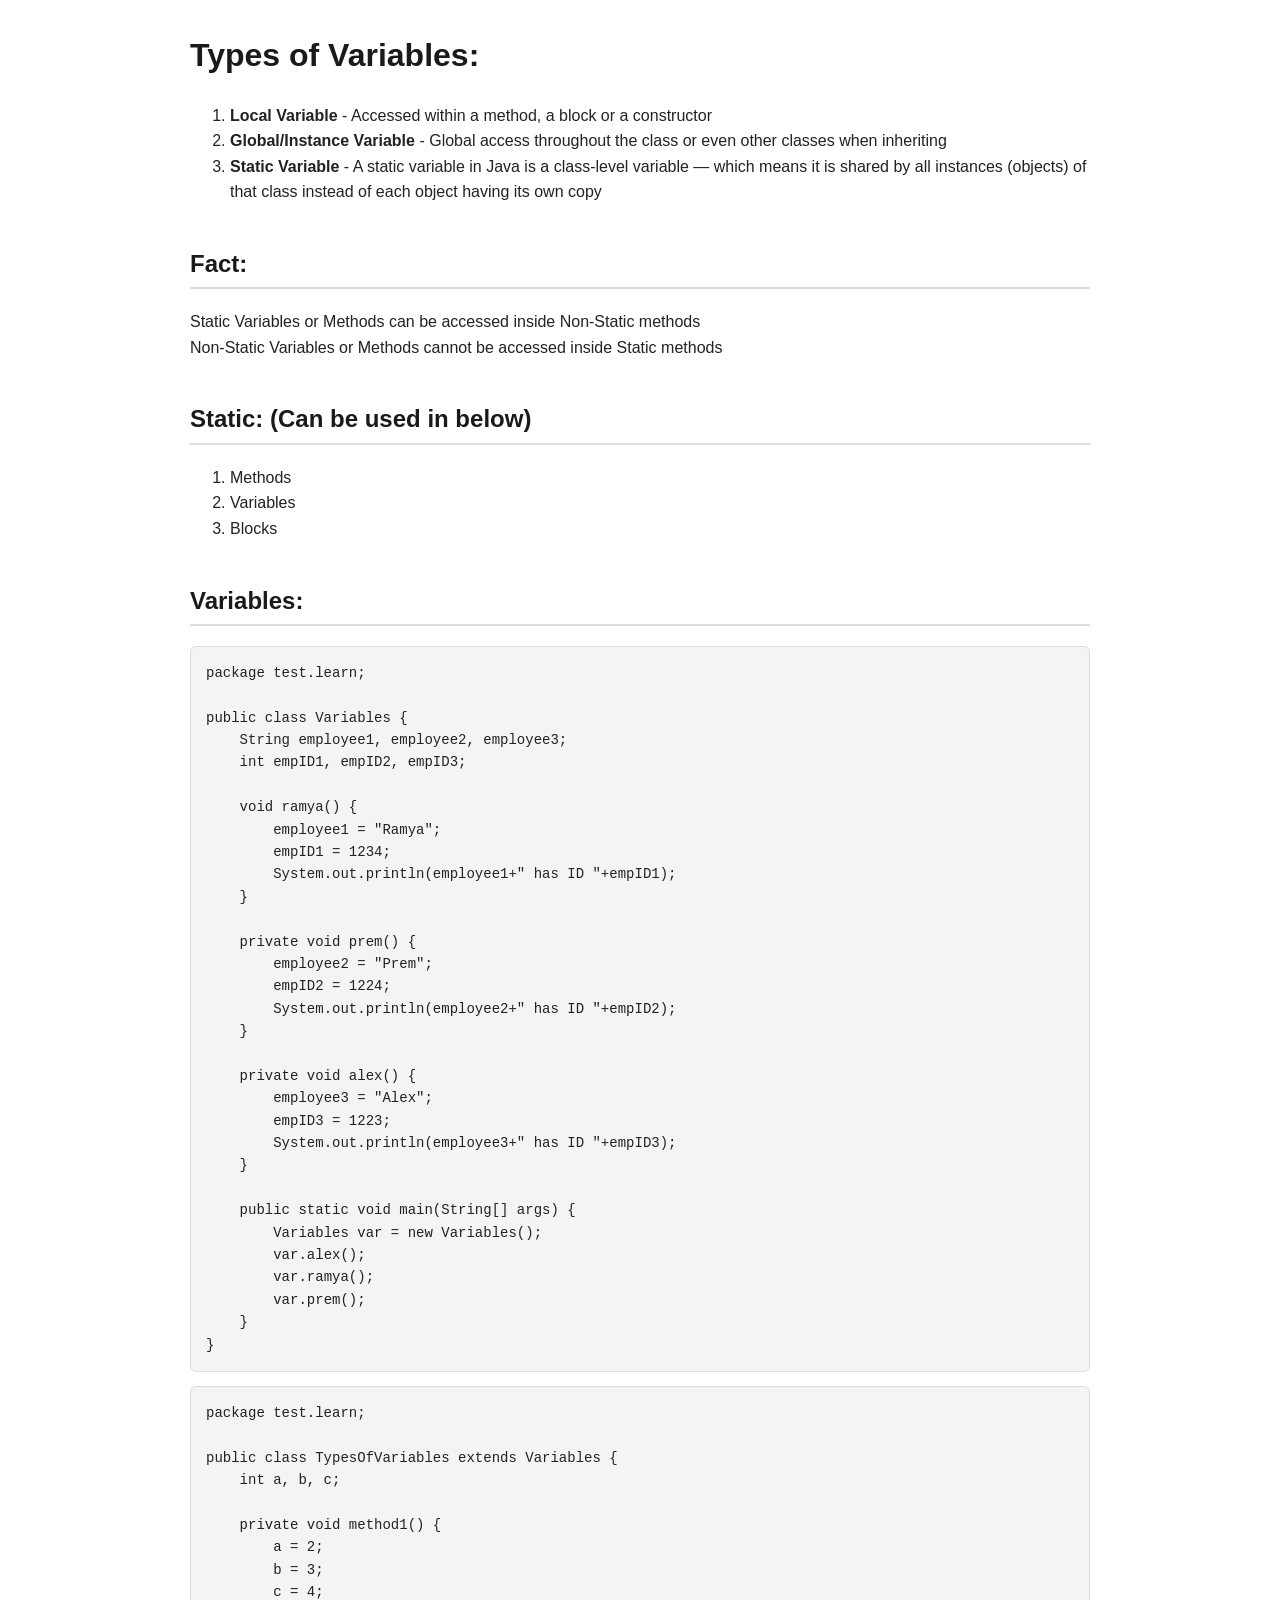
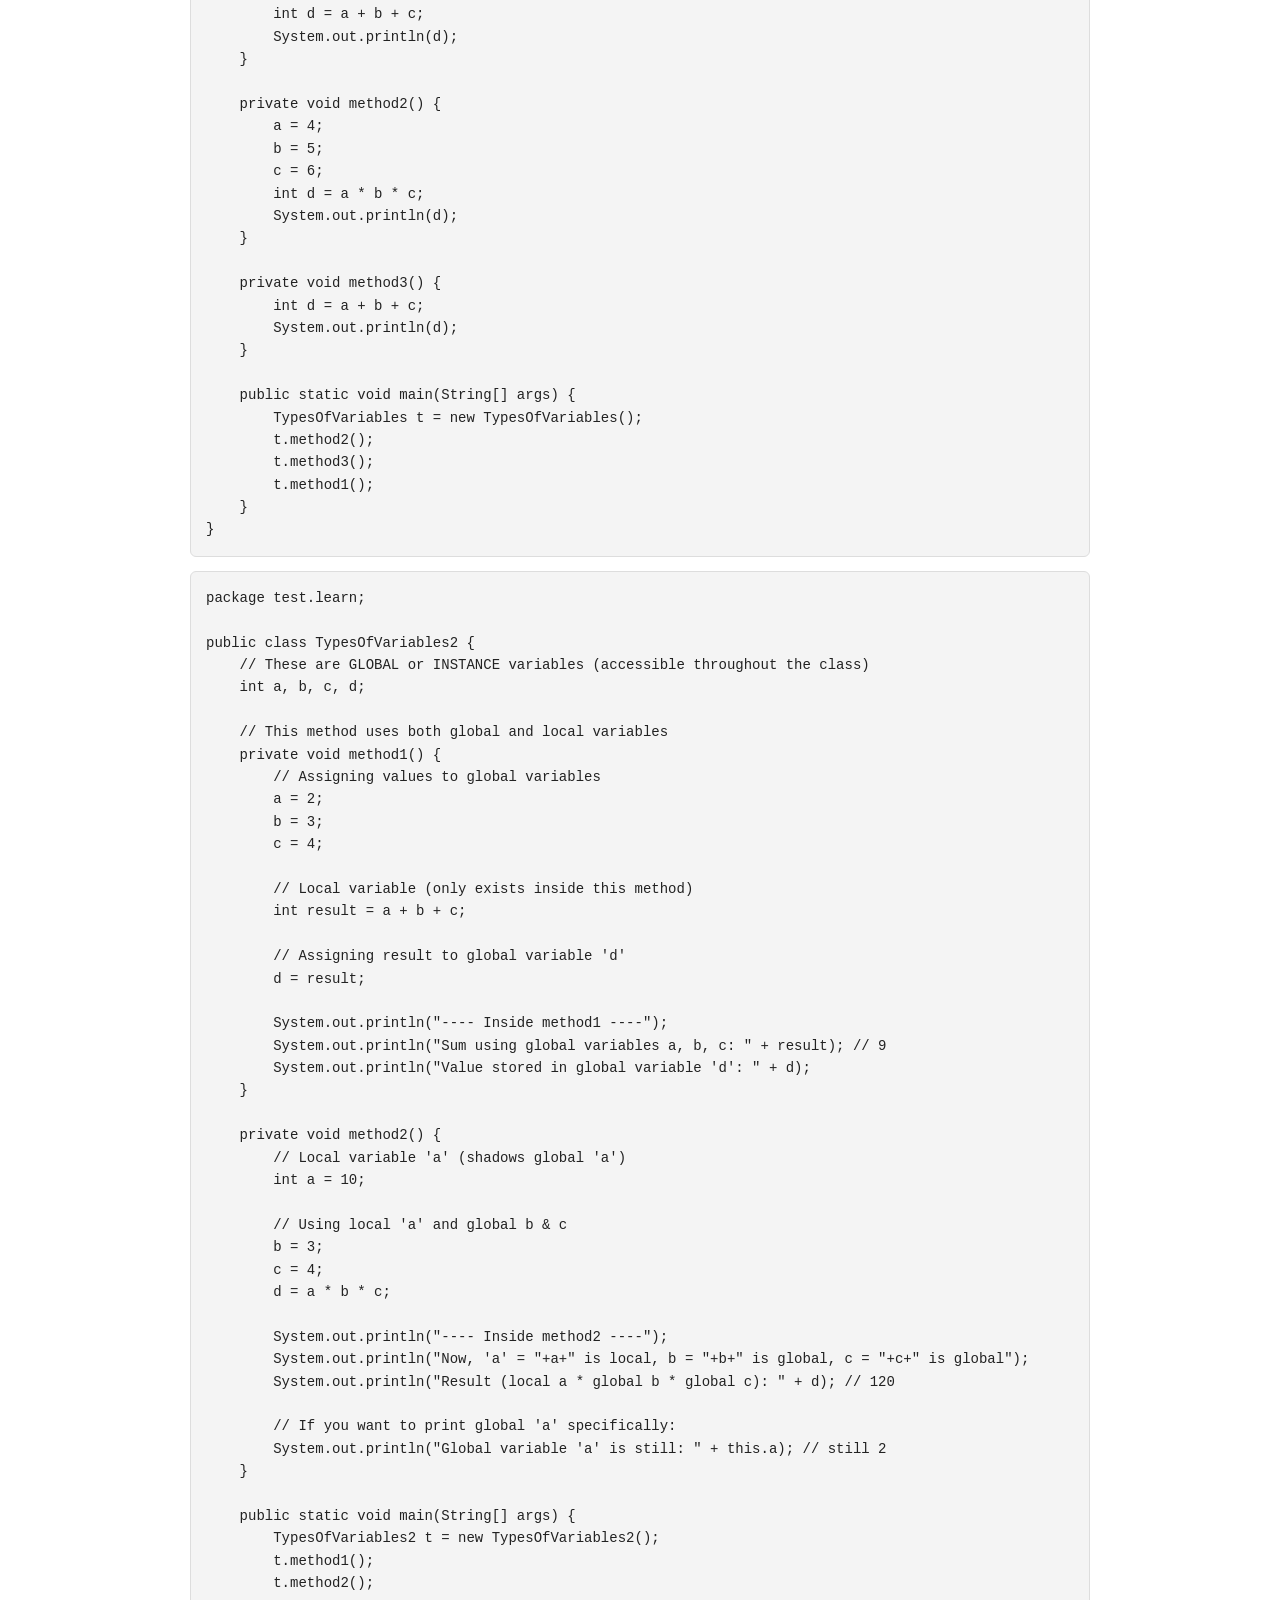
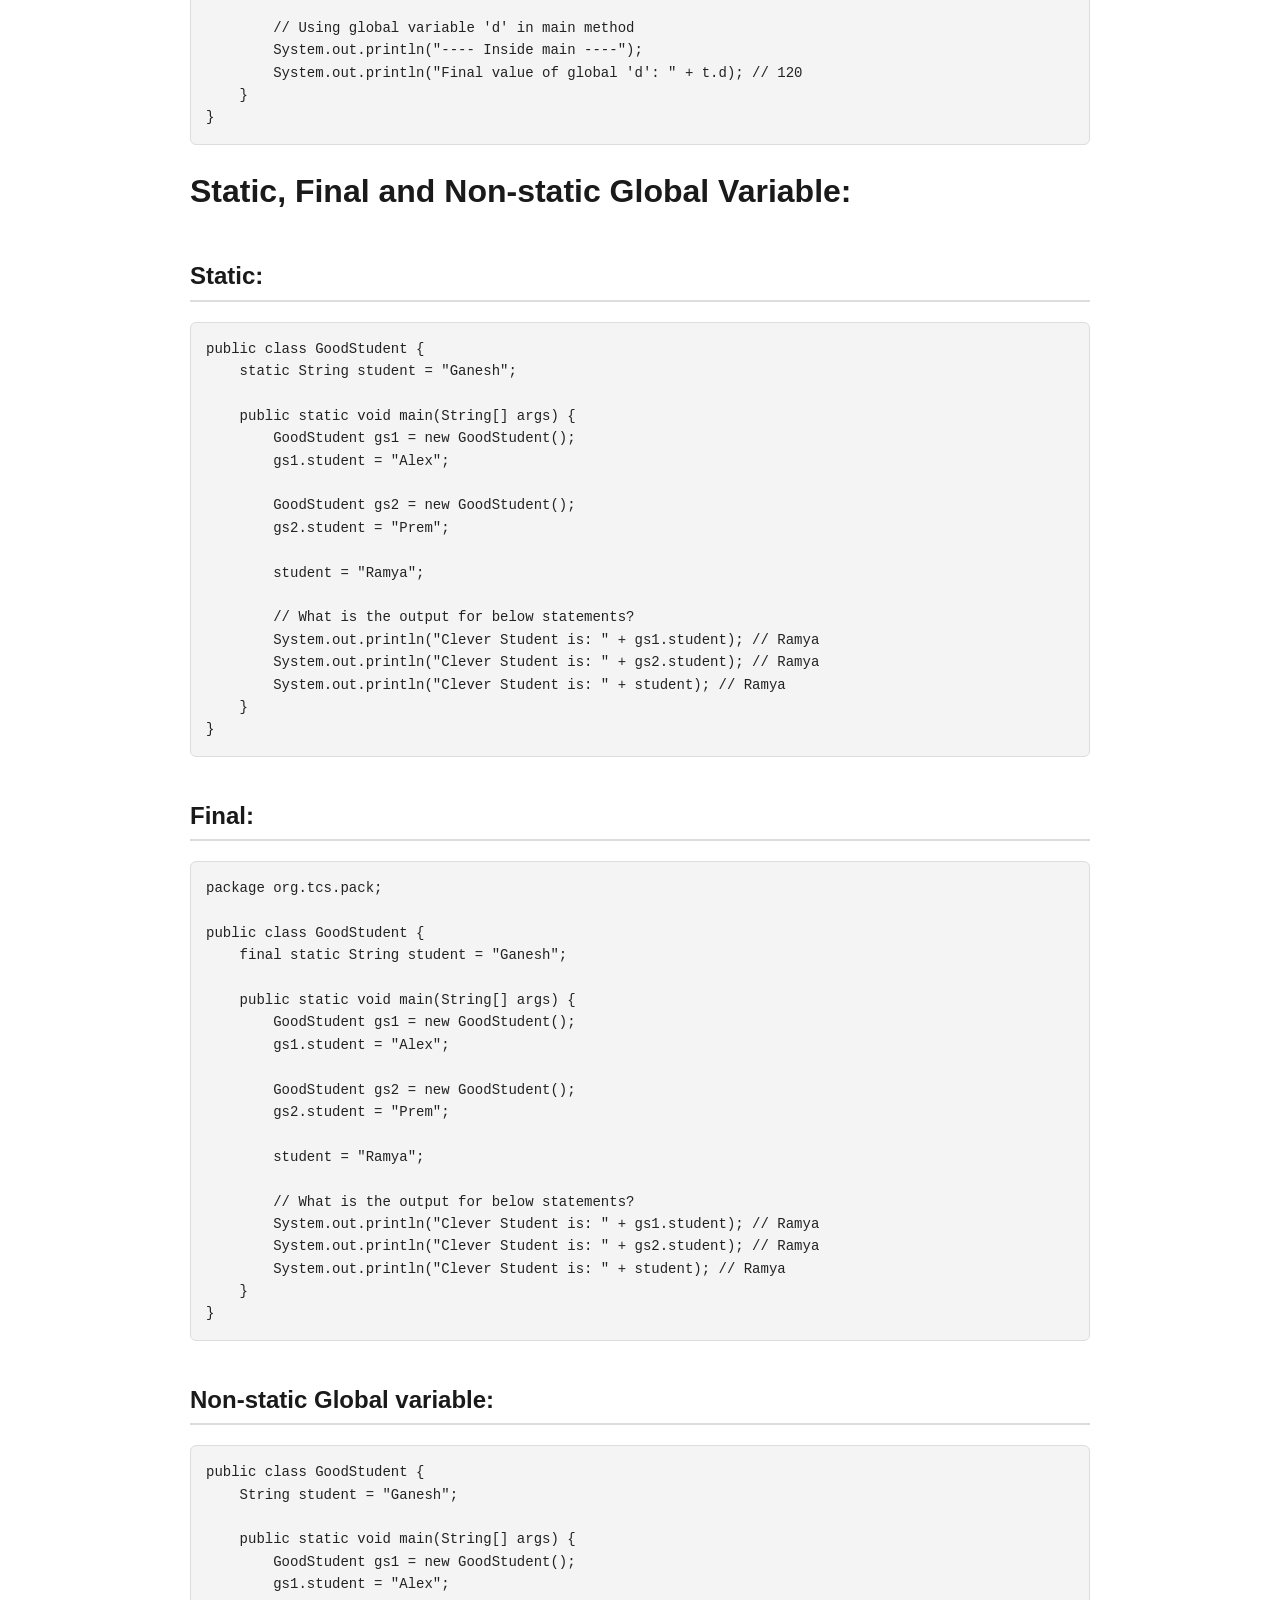
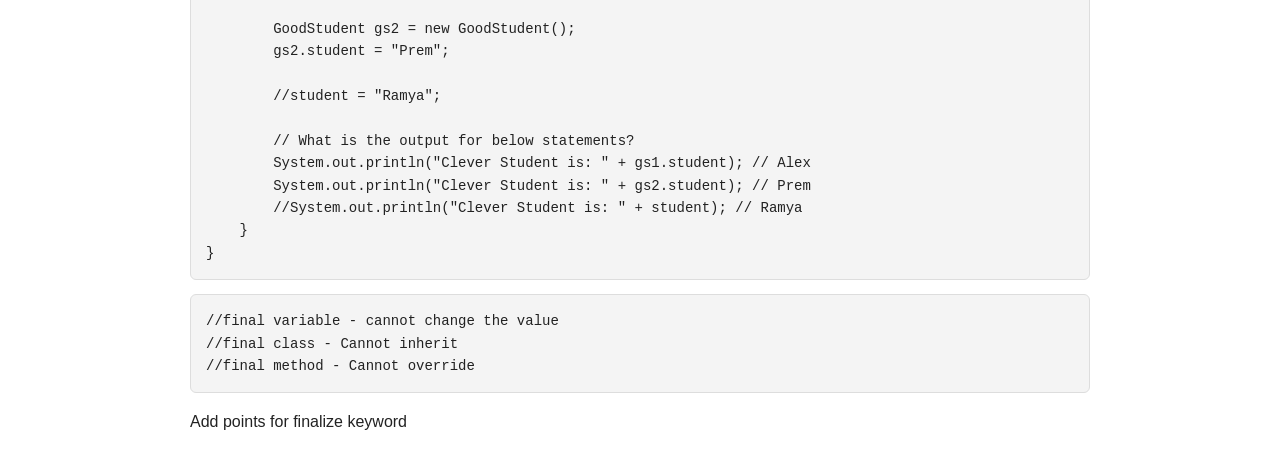
<file: client/java-variables.html>
<!DOCTYPE html>
<html lang="en">
<head>
<meta charset="UTF-8">
<title>Variables Notes</title>
<style>
  body {
    font-family: Arial, Helvetica, sans-serif;
    max-width: 900px;
    margin: 30px auto;
    padding: 0 20px;
    line-height: 1.6;
    color: #222;
  }
  h1, h2, h3 {
    color: #1a1a1a;
  }
  h2 {
    border-bottom: 2px solid #ddd;
    padding-bottom: 4px;
    margin-top: 40px;
  }
  pre {
    background: #f4f4f4;
    border: 1px solid #ddd;
    border-radius: 6px;
    padding: 15px;
    overflow-x: auto;
    font-family: Consolas, "Courier New", monospace;
    font-size: 14px;
    white-space: pre-wrap;
  }
  code {
    font-family: Consolas, "Courier New", monospace;
  }
  ul, ol {
    margin-top: 4px;
  }
</style>
</head>
<body>

<h1>Types of Variables:</h1>
<ol>
  <li><strong>Local Variable</strong> - Accessed within a method, a block or a constructor</li>
  <li><strong>Global/Instance Variable</strong> - Global access throughout the class or even other classes when inheriting</li>
  <li><strong>Static Variable</strong> - A static variable in Java is a class-level variable — which means it is shared by all instances (objects) of that class instead of each object having its own copy</li>
</ol>

<h2>Fact:</h2>
<p>Static Variables or Methods can be accessed inside Non-Static methods<br>
Non-Static Variables or Methods cannot be accessed inside Static methods</p>

<h2>Static: (Can be used in below)</h2>
<ol>
  <li>Methods</li>
  <li>Variables</li>
  <li>Blocks</li>
</ol>

<h2>Variables:</h2>
<pre><code>package test.learn;

public class Variables {
    String employee1, employee2, employee3;
    int empID1, empID2, empID3;

    void ramya() {
        employee1 = "Ramya";
        empID1 = 1234;
        System.out.println(employee1+" has ID "+empID1);
    }

    private void prem() {
        employee2 = "Prem";
        empID2 = 1224;
        System.out.println(employee2+" has ID "+empID2);
    }

    private void alex() {
        employee3 = "Alex";
        empID3 = 1223;
        System.out.println(employee3+" has ID "+empID3);
    }

    public static void main(String[] args) {
        Variables var = new Variables();
        var.alex();
        var.ramya();
        var.prem();
    }
}
</code></pre>

<pre><code>package test.learn;

public class TypesOfVariables extends Variables {
    int a, b, c;

    private void method1() {
        a = 2;
        b = 3;
        c = 4;
        int d = a + b + c;
        System.out.println(d);
    }

    private void method2() {
        a = 4;
        b = 5;
        c = 6;
        int d = a * b * c;
        System.out.println(d);
    }

    private void method3() {
        int d = a + b + c;
        System.out.println(d);
    }

    public static void main(String[] args) {
        TypesOfVariables t = new TypesOfVariables();
        t.method2();
        t.method3();
        t.method1();
    }
}
</code></pre>

<pre><code>package test.learn;

public class TypesOfVariables2 {
    // These are GLOBAL or INSTANCE variables (accessible throughout the class)
    int a, b, c, d;

    // This method uses both global and local variables
    private void method1() {
        // Assigning values to global variables
        a = 2;
        b = 3;
        c = 4;

        // Local variable (only exists inside this method)
        int result = a + b + c;

        // Assigning result to global variable 'd'
        d = result;

        System.out.println("---- Inside method1 ----");
        System.out.println("Sum using global variables a, b, c: " + result); // 9
        System.out.println("Value stored in global variable 'd': " + d);
    }

    private void method2() {
        // Local variable 'a' (shadows global 'a')
        int a = 10;

        // Using local 'a' and global b & c
        b = 3;
        c = 4;
        d = a * b * c;

        System.out.println("---- Inside method2 ----");
        System.out.println("Now, 'a' = "+a+" is local, b = "+b+" is global, c = "+c+" is global");
        System.out.println("Result (local a * global b * global c): " + d); // 120

        // If you want to print global 'a' specifically:
        System.out.println("Global variable 'a' is still: " + this.a); // still 2
    }

    public static void main(String[] args) {
        TypesOfVariables2 t = new TypesOfVariables2();
        t.method1();
        t.method2();

        // Using global variable 'd' in main method
        System.out.println("---- Inside main ----");
        System.out.println("Final value of global 'd': " + t.d); // 120
    }
}
</code></pre>

<h1>Static, Final and Non-static Global Variable:</h1>

<h2>Static:</h2>
<pre><code>public class GoodStudent {
    static String student = "Ganesh";

    public static void main(String[] args) {
        GoodStudent gs1 = new GoodStudent();
        gs1.student = "Alex";

        GoodStudent gs2 = new GoodStudent();
        gs2.student = "Prem";

        student = "Ramya";

        // What is the output for below statements?
        System.out.println("Clever Student is: " + gs1.student); // Ramya
        System.out.println("Clever Student is: " + gs2.student); // Ramya
        System.out.println("Clever Student is: " + student); // Ramya
    }
}
</code></pre>

<h2>Final:</h2>
<pre><code>package org.tcs.pack;

public class GoodStudent {
    final static String student = "Ganesh";

    public static void main(String[] args) {
        GoodStudent gs1 = new GoodStudent();
        gs1.student = "Alex";

        GoodStudent gs2 = new GoodStudent();
        gs2.student = "Prem";

        student = "Ramya";

        // What is the output for below statements?
        System.out.println("Clever Student is: " + gs1.student); // Ramya
        System.out.println("Clever Student is: " + gs2.student); // Ramya
        System.out.println("Clever Student is: " + student); // Ramya
    }
}
</code></pre>

<h2>Non-static Global variable:</h2>
<pre><code>public class GoodStudent {
    String student = "Ganesh";

    public static void main(String[] args) {
        GoodStudent gs1 = new GoodStudent();
        gs1.student = "Alex";

        GoodStudent gs2 = new GoodStudent();
        gs2.student = "Prem";

        //student = "Ramya";

        // What is the output for below statements?
        System.out.println("Clever Student is: " + gs1.student); // Alex
        System.out.println("Clever Student is: " + gs2.student); // Prem
        //System.out.println("Clever Student is: " + student); // Ramya
    }
}
</code></pre>

<pre><code>//final variable - cannot change the value
//final class - Cannot inherit
//final method - Cannot override
</code></pre>

<p>Add points for finalize keyword</p>

</body>
</html>
</file>
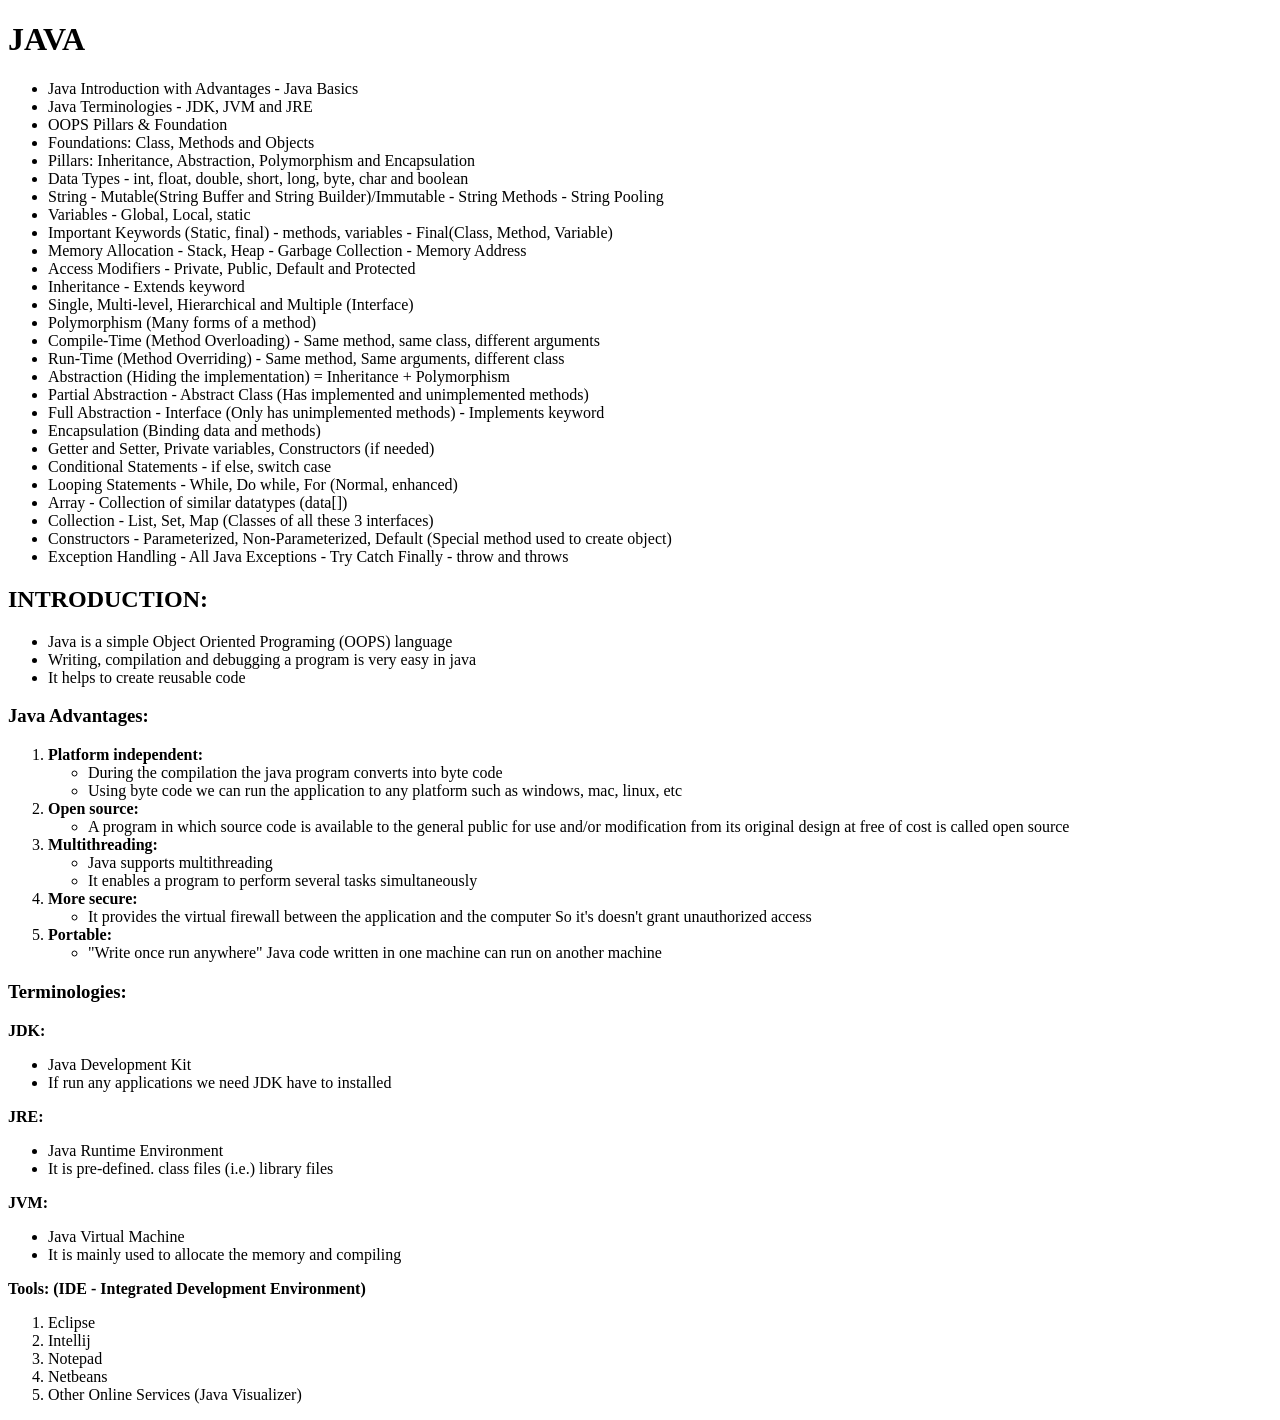
<file: client/java.html>
<!DOCTYPE html>
<html lang="en">
<head>
<meta charset="UTF-8">
<title>JAVA</title>
</head>
<body>
<h1>JAVA</h1>
<ul>
<li>Java Introduction with Advantages - Java Basics</li>
<li>Java Terminologies - JDK, JVM and JRE</li>
<li>OOPS Pillars &amp; Foundation</li>
<li>Foundations: Class, Methods and Objects</li>
<li>Pillars: Inheritance, Abstraction, Polymorphism and Encapsulation</li>
<li>Data Types - int, float, double, short, long, byte, char and boolean</li>
<li>String - Mutable(String Buffer and String Builder)/Immutable - String Methods - String Pooling</li>
<li>Variables - Global, Local, static</li>
<li>Important Keywords (Static, final) - methods, variables - Final(Class, Method, Variable)</li>
<li>Memory Allocation - Stack, Heap - Garbage Collection - Memory Address</li>
<li>Access Modifiers - Private, Public, Default and Protected</li>
<li>Inheritance - Extends keyword</li>
<li>Single, Multi-level, Hierarchical and Multiple (Interface)</li>
<li>Polymorphism (Many forms of a method)</li>
<li>Compile-Time (Method Overloading) - Same method, same class, different arguments</li>
<li>Run-Time (Method Overriding) - Same method, Same arguments, different class</li>
<li>Abstraction (Hiding the implementation) = Inheritance + Polymorphism</li>
<li>Partial Abstraction - Abstract Class (Has implemented and unimplemented methods)</li>
<li>Full Abstraction - Interface (Only has unimplemented methods) - Implements keyword</li>
<li>Encapsulation (Binding data and methods)</li>
<li>Getter and Setter, Private variables, Constructors (if needed)</li>
<li>Conditional Statements - if else, switch case</li>
<li>Looping Statements - While, Do while, For (Normal, enhanced)</li>
<li>Array - Collection of similar datatypes (data[])</li>
<li>Collection - List, Set, Map (Classes of all these 3 interfaces)</li>
<li>Constructors - Parameterized, Non-Parameterized, Default (Special method used to create object)</li>
<li>Exception Handling - All Java Exceptions - Try Catch Finally - throw and throws</li>
</ul>

<h2>INTRODUCTION:</h2>
<ul>
<li>Java is a simple Object Oriented Programing (OOPS) language</li>
<li>Writing, compilation and debugging a program is very easy in java</li>
<li>It helps to create reusable code</li>
</ul>

<h3>Java Advantages:</h3>
<ol>
<li>
<strong>Platform independent:</strong>
<ul>
<li>During the compilation the java program converts into byte code</li>
<li>Using byte code we can run the application to any platform such as windows, mac, linux, etc</li>
</ul>
</li>
<li>
<strong>Open source:</strong>
<ul>
<li>A program in which source code is available to the general public for use and/or modification from its original design at free of cost is called open source</li>
</ul>
</li>
<li>
<strong>Multithreading:</strong>
<ul>
<li>Java supports multithreading</li>
<li>It enables a program to perform several tasks simultaneously</li>
</ul>
</li>
<li>
<strong>More secure:</strong>
<ul>
<li>It provides the virtual firewall between the application and the computer So it's doesn't grant unauthorized access</li>
</ul>
</li>
<li>
<strong>Portable:</strong>
<ul>
<li>"Write once run anywhere" Java code written in one machine can run on another machine</li>
</ul>
</li>
</ol>

<h3>Terminologies:</h3>
<p><strong>JDK:</strong></p>
<ul>
<li>Java Development Kit</li>
<li>If run any applications we need JDK have to installed</li>
</ul>

<p><strong>JRE:</strong></p>
<ul>
<li>Java Runtime Environment</li>
<li>It is pre-defined. class files (i.e.) library files</li>
</ul>

<p><strong>JVM:</strong></p>
<ul>
<li>Java Virtual Machine</li>
<li>It is mainly used to allocate the memory and compiling</li>
</ul>

<p><strong>Tools: (IDE - Integrated Development Environment)</strong></p>
<ol>
<li>Eclipse</li>
<li>Intellij</li>
<li>Notepad</li>
<li>Netbeans</li>
<li>Other Online Services (Java Visualizer)</li>
</ol>

</body>
</html>
</file>
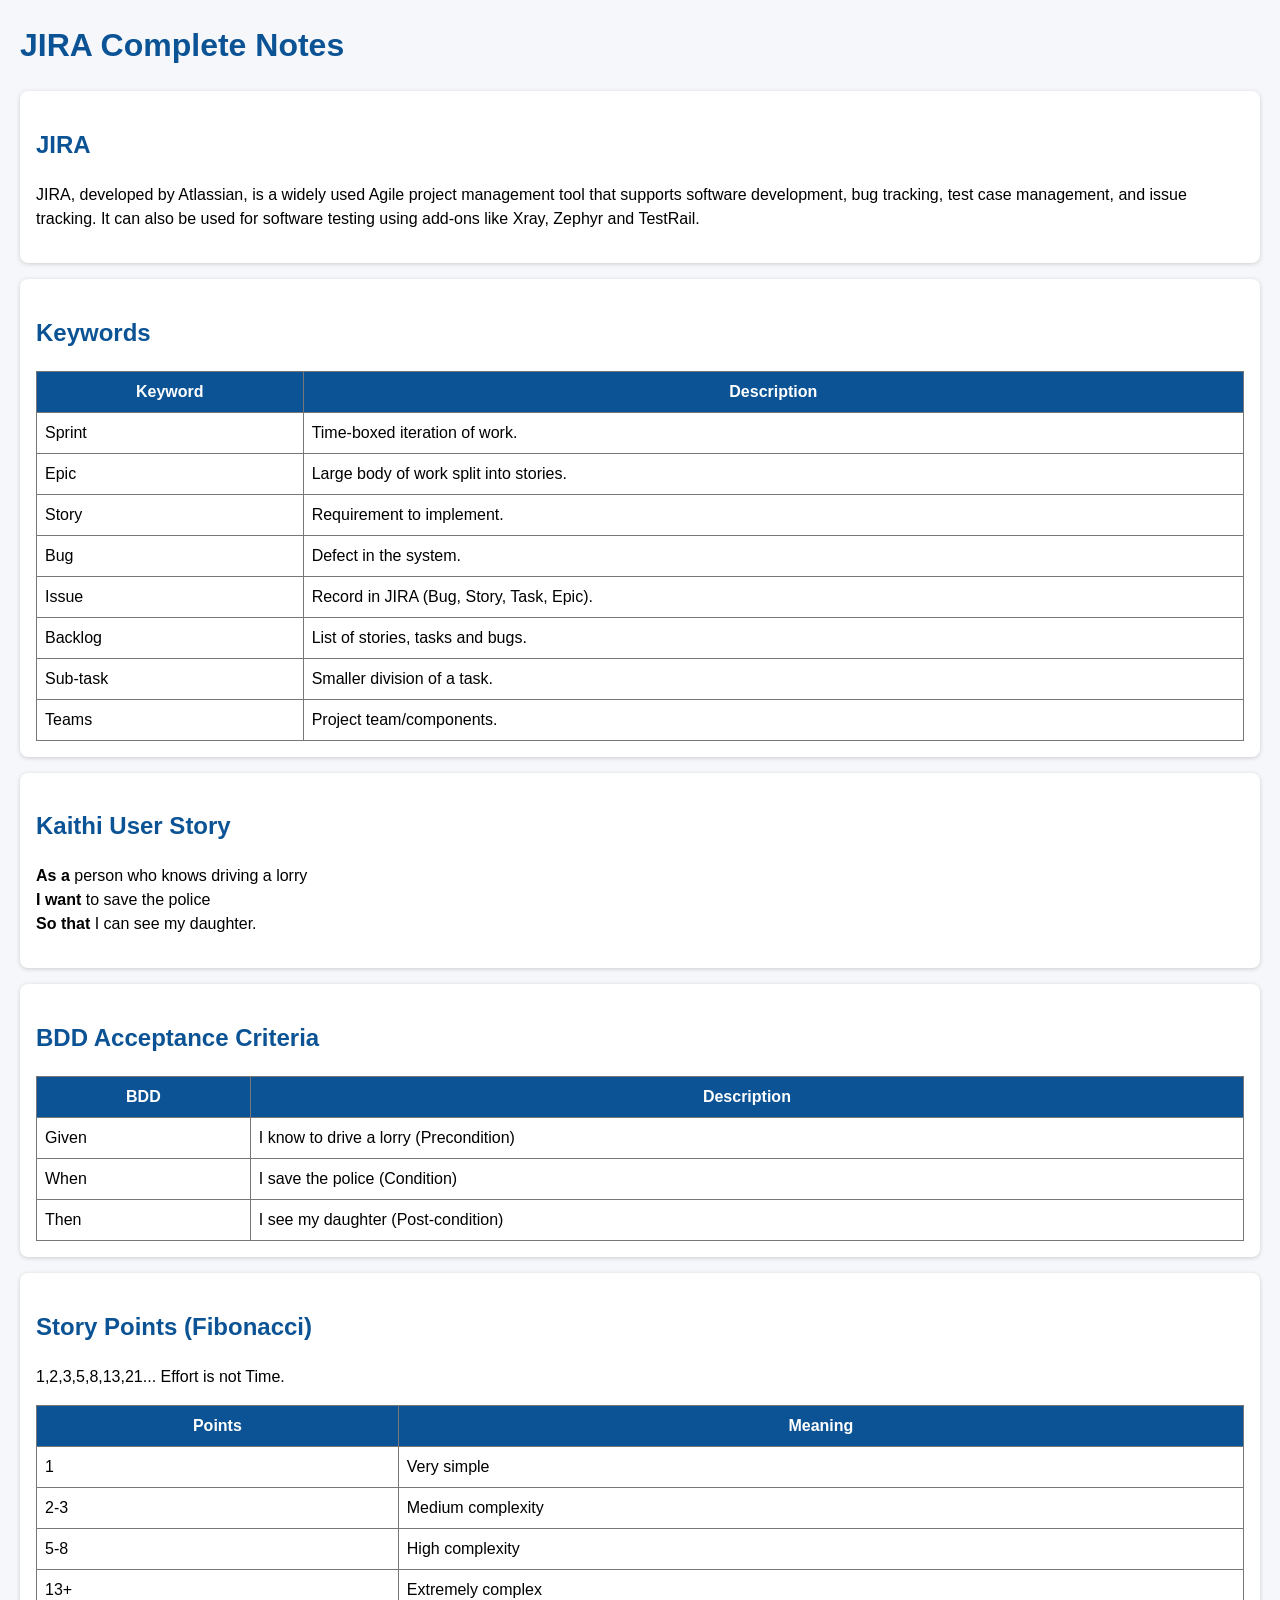
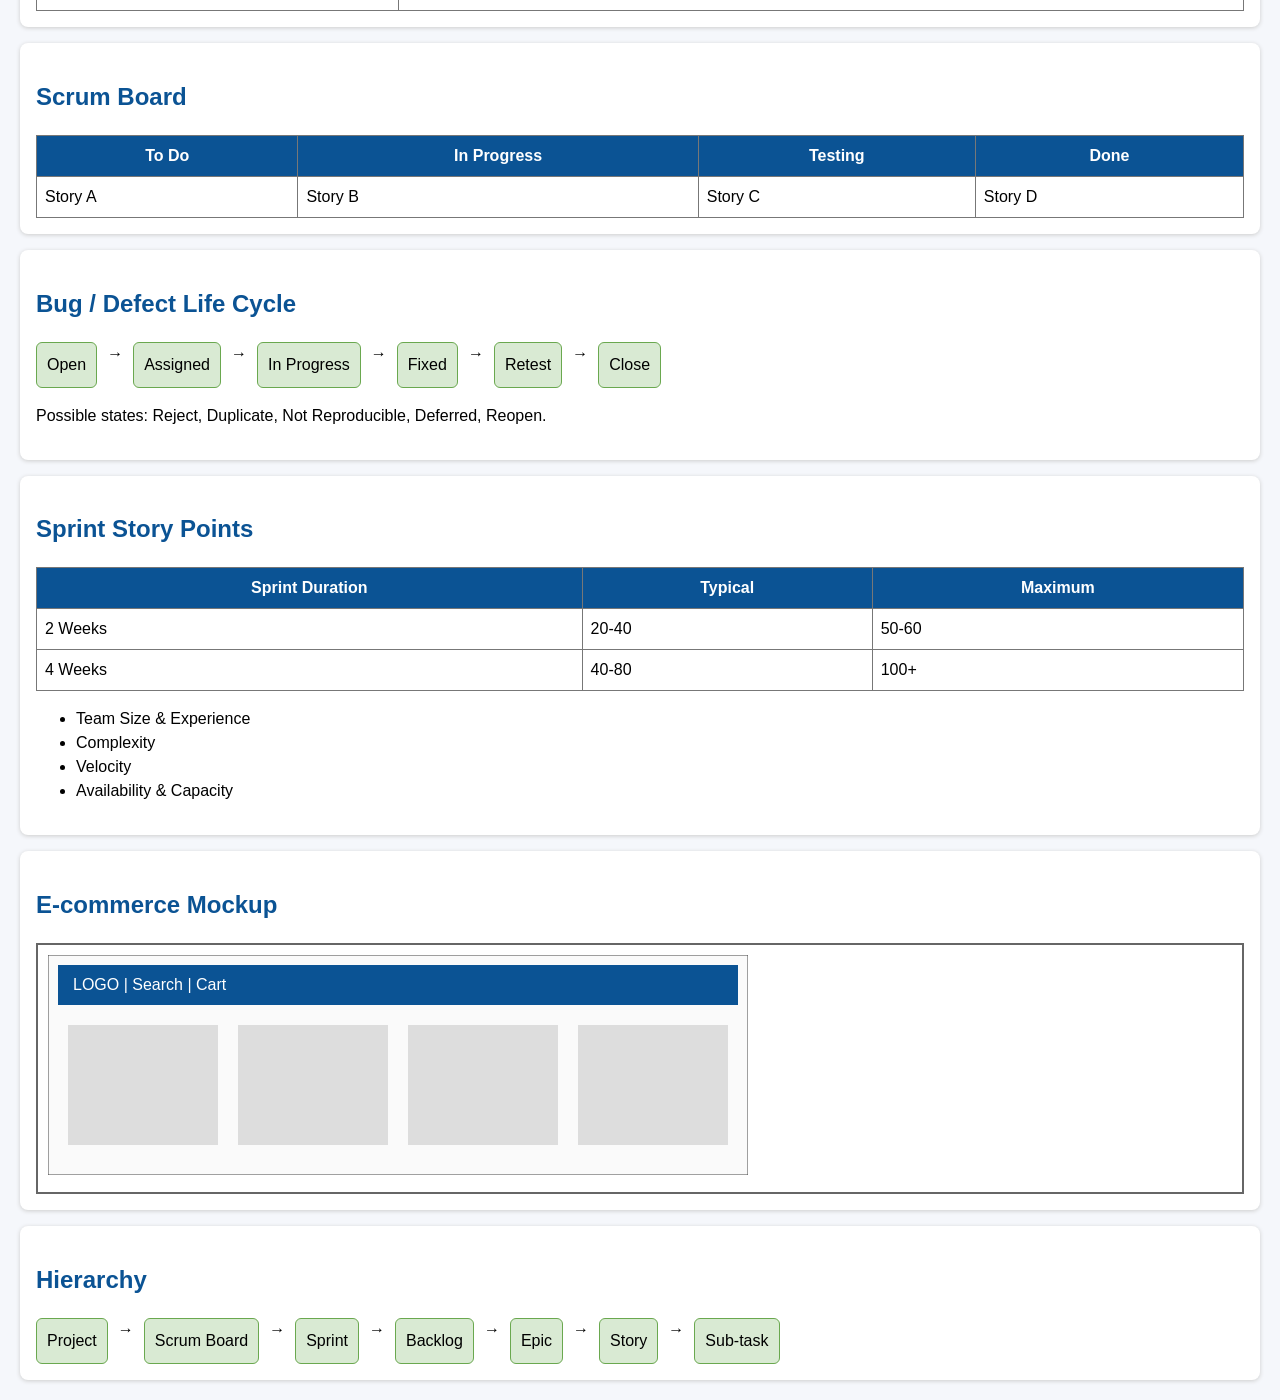
<file: client/jira.html>
<!DOCTYPE html><html><head><meta charset="utf-8"><title>JIRA Notes</title>
<style>
body{font-family:Arial,sans-serif;margin:20px;line-height:1.5;background:#f5f7fb}
h1,h2{color:#0b5394}.card{background:#fff;padding:16px;margin:16px 0;border-radius:8px;box-shadow:0 1px 4px #ccc}
table{border-collapse:collapse;width:100%}th,td{border:1px solid #777;padding:8px}th{background:#0b5394;color:#fff}
.flow{display:flex;gap:10px;flex-wrap:wrap}.box{padding:10px;background:#d9ead3;border:1px solid #6aa84f;border-radius:6px}
.mock{border:2px solid #666;padding:10px}
</style></head><body>
<h1>JIRA Complete Notes</h1>
<div class="card"><h2>JIRA</h2><p>JIRA, developed by Atlassian, is a widely used Agile project management tool that supports software development, bug tracking, test case management, and issue tracking. It can also be used for software testing using add-ons like Xray, Zephyr and TestRail.</p></div>
<div class="card"><h2>Keywords</h2>
<table><tr><th>Keyword</th><th>Description</th></tr>
<tr><td>Sprint</td><td>Time-boxed iteration of work.</td></tr>
<tr><td>Epic</td><td>Large body of work split into stories.</td></tr>
<tr><td>Story</td><td>Requirement to implement.</td></tr>
<tr><td>Bug</td><td>Defect in the system.</td></tr>
<tr><td>Issue</td><td>Record in JIRA (Bug, Story, Task, Epic).</td></tr>
<tr><td>Backlog</td><td>List of stories, tasks and bugs.</td></tr>
<tr><td>Sub-task</td><td>Smaller division of a task.</td></tr>
<tr><td>Teams</td><td>Project team/components.</td></tr>
</table></div>

<div class="card"><h2>Kaithi User Story</h2>
<p><b>As a</b> person who knows driving a lorry<br>
<b>I want</b> to save the police<br>
<b>So that</b> I can see my daughter.</p></div>

<div class="card"><h2>BDD Acceptance Criteria</h2>
<table><tr><th>BDD</th><th>Description</th></tr>
<tr><td>Given</td><td>I know to drive a lorry (Precondition)</td></tr>
<tr><td>When</td><td>I save the police (Condition)</td></tr>
<tr><td>Then</td><td>I see my daughter (Post-condition)</td></tr></table></div>

<div class="card"><h2>Story Points (Fibonacci)</h2>
<p>1,2,3,5,8,13,21... Effort is not Time.</p>
<table><tr><th>Points</th><th>Meaning</th></tr>
<tr><td>1</td><td>Very simple</td></tr>
<tr><td>2-3</td><td>Medium complexity</td></tr>
<tr><td>5-8</td><td>High complexity</td></tr>
<tr><td>13+</td><td>Extremely complex</td></tr></table></div>

<div class="card"><h2>Scrum Board</h2>
<table><tr><th>To Do</th><th>In Progress</th><th>Testing</th><th>Done</th></tr>
<tr><td>Story A</td><td>Story B</td><td>Story C</td><td>Story D</td></tr></table></div>

<div class="card"><h2>Bug / Defect Life Cycle</h2>
<div class="flow">
<div class="box">Open</div><div>→</div>
<div class="box">Assigned</div><div>→</div>
<div class="box">In Progress</div><div>→</div>
<div class="box">Fixed</div><div>→</div>
<div class="box">Retest</div><div>→</div>
<div class="box">Close</div>
</div>
<p>Possible states: Reject, Duplicate, Not Reproducible, Deferred, Reopen.</p>
</div>

<div class="card"><h2>Sprint Story Points</h2>
<table><tr><th>Sprint Duration</th><th>Typical</th><th>Maximum</th></tr>
<tr><td>2 Weeks</td><td>20-40</td><td>50-60</td></tr>
<tr><td>4 Weeks</td><td>40-80</td><td>100+</td></tr></table>
<ul><li>Team Size & Experience</li><li>Complexity</li><li>Velocity</li><li>Availability & Capacity</li></ul></div>

<div class="card"><h2>E-commerce Mockup</h2>
<div class="mock">
<svg width="700" height="220">
<rect x="0" y="0" width="700" height="220" fill="#fafafa" stroke="#444"/>
<rect x="10" y="10" width="680" height="40" fill="#0b5394"/>
<text x="25" y="35" fill="white">LOGO | Search | Cart</text>
<rect x="20" y="70" width="150" height="120" fill="#ddd"/>
<rect x="190" y="70" width="150" height="120" fill="#ddd"/>
<rect x="360" y="70" width="150" height="120" fill="#ddd"/>
<rect x="530" y="70" width="150" height="120" fill="#ddd"/>
</svg>
</div></div>

<div class="card"><h2>Hierarchy</h2>
<div class="flow">
<div class="box">Project</div><div>→</div><div class="box">Scrum Board</div><div>→</div><div class="box">Sprint</div><div>→</div><div class="box">Backlog</div><div>→</div><div class="box">Epic</div><div>→</div><div class="box">Story</div><div>→</div><div class="box">Sub-task</div>
</div></div>
</body></html>
</file>
<file: TechSource/client/main.css>
/* ==========================================================================
   TECH SOURCE — Automation Testing Learning Path
   Design tokens
   ========================================================================== */
   @import url('https://fonts.googleapis.com/css2?family=Rajdhani:wght@500;600;700&family=Poppins:wght@400;500;600;700&family=JetBrains+Mono:wght@400;500&display=swap');

   :root{
     --bg:            #05070d;
     --bg-alt:        #090d17;
     --surface:       #0d1420;
     --surface-2:     #121c2c;
     --line:          #1c2c40;
     --blue:          #29b6ff;
     --blue-deep:     #0a4d94;
     --blue-bright:   #7fe3ff;
     --silver:        #c7d3dd;
     --silver-bright: #f2f6f9;
     --ink:           #e7edf2;
     --ink-dim:       #93a4b8;
     --ok:            #34d399;
     --warn:          #f5b942;
     --radius:        14px;
     --radius-sm:     8px;
     --shadow-glow:   0 0 24px rgba(41,182,255,.25);
     --font-display:  'Rajdhani', 'Arial Narrow', sans-serif;
     --font-body:     'Poppins', 'Segoe UI', sans-serif;
     --font-mono:     'JetBrains Mono', monospace;
     --maxw:          1180px;
   }
   
   *,*::before,*::after{ box-sizing:border-box; }
   html{ scroll-behavior:smooth; }
   html:focus-within{ scroll-behavior:smooth; }
   
   body{
     margin:0;
     background:var(--bg);
     color:var(--ink);
     font-family:var(--font-body);
     line-height:1.6;
     -webkit-font-smoothing:antialiased;
     overflow-x:hidden;
   }
   
   img,svg{ max-width:100%; display:block; }
   a{ color:inherit; text-decoration:none; }
   ul{ margin:0; padding:0; list-style:none; }
   h1,h2,h3,h4{ font-family:var(--font-display); font-weight:700; letter-spacing:.02em; margin:0 0 .4em; }
   p{ margin:0 0 1em; color:var(--ink-dim); }
   code, .mono{ font-family:var(--font-mono); }
   
   ::selection{ background:var(--blue-deep); color:#fff; }
   
   /* Reduced motion */
   @media (prefers-reduced-motion: reduce){
     *, *::before, *::after{ animation-duration:.001ms !important; animation-iteration-count:1 !important; transition-duration:.001ms !important; scroll-behavior:auto !important; }
   }
   
   :focus-visible{ outline:2px solid var(--blue-bright); outline-offset:3px; border-radius:4px; }
   
   /* ==========================================================================
      Ambient circuit background (canvas sits behind everything, fixed)
      ========================================================================== */
   #circuit-bg{
     position:fixed; inset:0; width:100%; height:100%; z-index:0;
     background:
       radial-gradient(ellipse 900px 500px at 15% -10%, rgba(41,182,255,.14), transparent 60%),
       radial-gradient(ellipse 700px 500px at 110% 20%, rgba(120,150,255,.08), transparent 60%),
       var(--bg);
   }
   .container{ position:relative; z-index:1; }
   
   /* ==========================================================================
      Layout helpers
      ========================================================================== */
   .wrap{ max-width:var(--maxw); margin:0 auto; padding:0 24px; }
   .section{ padding:88px 0; position:relative; z-index:1; }
   .section-tight{ padding:56px 0; }
   .eyebrow{
     display:inline-flex; align-items:center; gap:8px;
     font-family:var(--font-mono); font-size:12px; letter-spacing:.18em; text-transform:uppercase;
     color:var(--blue-bright); margin-bottom:14px;
   }
   .eyebrow::before{ content:''; width:22px; height:2px; background:var(--blue); box-shadow:var(--shadow-glow); }
   .section-head{ max-width:680px; margin-bottom:48px; }
   .section-head h2{ font-size:clamp(28px,4vw,42px); color:var(--silver-bright); }
   .section-head p{ font-size:16px; }
   
   /* ==========================================================================
      Header / Nav
      ========================================================================== */
   .site-header{
     position:sticky; top:0; z-index:100;
     background:rgba(5,7,13,.82);
     backdrop-filter:blur(14px) saturate(140%);
     border-bottom:1px solid var(--line);
   }
   .nav{
     display:flex; align-items:center; justify-content:space-between;
     padding:12px 24px; max-width:var(--maxw); margin:0 auto;
   }
   .brand{ display:flex; align-items:center; gap:10px; }
   .brand .mark{ width:40px; height:38px; filter:drop-shadow(0 0 10px rgba(41,182,255,.45)); }
   .brand-text{ font-family:var(--font-display); line-height:1.05; }
   .brand-text b{ font-size:19px; letter-spacing:.03em; color:var(--silver-bright); display:block; }
   .brand-text b span{ color:var(--blue-bright); }
   .brand-text small{ font-family:var(--font-body); font-size:10.5px; letter-spacing:.06em; color:var(--ink-dim); }
   
   .nav-links{ display:flex; align-items:center; gap:2px; }
   .nav-links a{
     font-size:14px; font-weight:500; color:var(--ink-dim); padding:9px 14px; border-radius:8px;
     transition:color .2s ease, background .2s ease;
     position:relative;
   }
   .nav-links a:hover{ color:var(--silver-bright); background:rgba(41,182,255,.08); }
   .nav-links a.active{ color:var(--blue-bright); background:rgba(41,182,255,.12); }
   .nav-links a.active::after{
     content:''; position:absolute; left:14px; right:14px; bottom:3px; height:2px;
     background:var(--blue-bright); box-shadow:var(--shadow-glow); border-radius:2px;
   }
   .nav-cta{
     display:inline-flex; align-items:center; gap:8px; padding:9px 16px; border-radius:9px;
     background:linear-gradient(135deg,var(--blue),var(--blue-deep)); color:#fff !important; font-weight:600; font-size:13.5px;
     box-shadow:0 4px 18px rgba(41,182,255,.3);
     transition:transform .18s ease, box-shadow .18s ease;
   }
   .nav-cta:hover{ transform:translateY(-1px); box-shadow:0 8px 22px rgba(41,182,255,.42); }
   
   .nav-toggle{ display:none; background:none; border:1px solid var(--line); border-radius:8px; padding:8px 10px; color:var(--ink); cursor:pointer; }
   .nav-toggle svg{ width:20px; height:20px; }
   
   @media (max-width: 900px){
     .nav-links{
       position:fixed; inset:60px 0 0 0; height:0; overflow:hidden; flex-direction:column; align-items:stretch;
       background:rgba(5,7,13,.98); backdrop-filter:blur(16px); gap:4px; padding:0 18px; transition:height .28s ease;
       border-top:1px solid var(--line);
     }
     .nav-links.open{ height:calc(100vh - 60px); padding-top:14px; overflow-y:auto; }
     .nav-links a{ padding:14px 12px; font-size:16px; border-bottom:1px solid var(--line); border-radius:0; }
     .nav-toggle{ display:inline-flex; }
     .nav-cta{ margin-top:10px; justify-content:center; }
   }
   
   /* ==========================================================================
      Buttons
      ========================================================================== */
   .btn{
     display:inline-flex; align-items:center; gap:9px; padding:13px 22px; border-radius:10px;
     font-weight:600; font-size:14.5px; cursor:pointer; border:1px solid transparent;
     transition:transform .18s ease, box-shadow .18s ease, background .18s ease, color .18s ease;
   }
   .btn-primary{ background:linear-gradient(135deg,var(--blue),var(--blue-deep)); color:#fff; box-shadow:0 6px 20px rgba(41,182,255,.32); }
   .btn-primary:hover{ transform:translateY(-2px); box-shadow:0 10px 26px rgba(41,182,255,.45); }
   .btn-ghost{ background:rgba(255,255,255,.02); border-color:var(--line); color:var(--silver-bright); }
   .btn-ghost:hover{ border-color:var(--blue); color:var(--blue-bright); transform:translateY(-2px); }
   .btn-silver{ background:linear-gradient(135deg,var(--silver-bright),var(--silver)); color:#0a1622; box-shadow:0 6px 18px rgba(200,213,224,.18); }
   .btn-silver:hover{ transform:translateY(-2px); }
   .btn-sm{ padding:9px 15px; font-size:13px; }
   .btn svg{ width:16px; height:16px; }
   
   /* ==========================================================================
      Hero
      ========================================================================== */
   .hero{ padding:78px 0 60px; position:relative; overflow:hidden; }
   .hero-grid{ display:grid; grid-template-columns:1.1fr .9fr; gap:48px; align-items:center; }
   .hero h1{ font-size:clamp(36px,5.4vw,60px); line-height:1.05; color:var(--silver-bright); }
   .hero h1 .grad{ background:linear-gradient(90deg,var(--blue-bright),var(--blue)); -webkit-background-clip:text; background-clip:text; color:transparent; }
   .hero p.lead{ font-size:17.5px; max-width:520px; }
   .hero-actions{ display:flex; gap:14px; flex-wrap:wrap; margin-top:28px; }
   .hero-stats{ display:flex; gap:28px; margin-top:40px; flex-wrap:wrap; }
   .stat b{ display:block; font-family:var(--font-display); font-size:30px; color:var(--blue-bright); }
   .stat span{ font-size:12.5px; color:var(--ink-dim); letter-spacing:.04em; text-transform:uppercase; }
   
   /* Hero visual: animated node graph */
   .hero-visual{ position:relative; aspect-ratio:1/1; }
   .hero-visual svg{ width:100%; height:100%; }
   .node{ animation:pulse 2.6s ease-in-out infinite; }
   .node:nth-child(2n){ animation-delay:.6s; }
   .node:nth-child(3n){ animation-delay:1.2s; }
   @keyframes pulse{
     0%,100%{ r:5; opacity:.85; }
     50%{ r:8; opacity:1; }
   }
   .trace{ stroke-dasharray:6 6; animation:dash 3.5s linear infinite; }
   @keyframes dash{ to{ stroke-dashoffset:-120; } }
   
   /* ==========================================================================
      Cards / Module grid
      ========================================================================== */
   .grid{ display:grid; gap:22px; }
   .grid-3{ grid-template-columns:repeat(3,1fr); }
   .grid-4{ grid-template-columns:repeat(4,1fr); }
   .grid-2{ grid-template-columns:repeat(2,1fr); }
   @media (max-width:980px){ .grid-3,.grid-4{ grid-template-columns:repeat(2,1fr); } }
   @media (max-width:640px){ .grid-3,.grid-4,.grid-2{ grid-template-columns:1fr; } }
   
   .card{
     background:linear-gradient(180deg,var(--surface),var(--surface-2));
     border:1px solid var(--line); border-radius:var(--radius); padding:26px;
     position:relative; overflow:hidden; transition:transform .22s ease, border-color .22s ease, box-shadow .22s ease;
   }
   .card::before{
     content:''; position:absolute; inset:0; border-radius:var(--radius); padding:1px;
     background:linear-gradient(135deg,rgba(41,182,255,0),rgba(41,182,255,0));
     transition:background .25s ease; pointer-events:none;
   }
   .card:hover{ transform:translateY(-4px); border-color:rgba(41,182,255,.4); box-shadow:0 14px 34px rgba(0,0,0,.4), 0 0 0 1px rgba(41,182,255,.08); }
   .card .num{ font-family:var(--font-mono); font-size:12px; color:var(--blue-bright); opacity:.8; }
   .card h3{ font-size:19px; color:var(--silver-bright); margin:10px 0 8px; }
   .card p{ font-size:14px; margin-bottom:14px; }
   .card .tags{ display:flex; gap:6px; flex-wrap:wrap; margin-bottom:14px; }
   .tag{ font-size:11px; font-family:var(--font-mono); padding:3px 9px; border:1px solid var(--line); border-radius:20px; color:var(--ink-dim); }
   .card .card-link{ font-size:13.5px; font-weight:600; color:var(--blue-bright); display:inline-flex; align-items:center; gap:6px; }
   .card .card-link svg{ width:14px; height:14px; transition:transform .18s ease; }
   .card .card-link:hover svg{ transform:translateX(3px); }
   .card.done{ border-color:rgba(52,211,153,.4); }
   .card .status{ position:absolute; top:16px; right:16px; width:9px; height:9px; border-radius:50%; background:var(--line); }
   .card.done .status{ background:var(--ok); box-shadow:0 0 10px rgba(52,211,153,.7); }
   
   /* topic checklist within module cards */
   .mini-list{ margin:8px 0 14px; }
   .mini-list li{ display:flex; align-items:baseline; gap:8px; font-size:13px; color:var(--ink-dim); padding:3px 0; }
   .mini-list li::before{ content:'▹'; color:var(--blue); }
   
   /* ==========================================================================
      Path / roadmap (numbered sequence — order carries real meaning)
      ========================================================================== */
   .path{ position:relative; padding-left:34px; }
   .path::before{ content:''; position:absolute; left:9px; top:6px; bottom:6px; width:2px; background:linear-gradient(var(--blue),transparent); }
   .path-step{ position:relative; padding-bottom:30px; }
   .path-step::before{
     content:''; position:absolute; left:-34px; top:2px; width:18px; height:18px; border-radius:50%;
     background:var(--bg); border:2px solid var(--blue); box-shadow:0 0 12px rgba(41,182,255,.5);
   }
   .path-step h4{ color:var(--silver-bright); font-size:16.5px; }
   .path-step p{ font-size:13.5px; margin-bottom:0; }
   
   /* ==========================================================================
      Resource rows (referral links)
      ========================================================================== */
   .resource{
     display:flex; align-items:center; justify-content:space-between; gap:16px;
     padding:18px 22px; border:1px solid var(--line); border-radius:var(--radius-sm);
     background:var(--surface); margin-bottom:14px; transition:border-color .2s ease, transform .2s ease;
   }
   .resource:hover{ border-color:var(--blue); transform:translateX(4px); }
   .resource .r-left{ display:flex; align-items:center; gap:14px; }
   .resource .r-icon{ width:42px; height:42px; border-radius:10px; display:flex; align-items:center; justify-content:center; background:rgba(41,182,255,.12); color:var(--blue-bright); flex-shrink:0; }
   .resource .r-icon svg{ width:20px; height:20px; }
   .resource h4{ font-size:15.5px; color:var(--silver-bright); margin:0 0 3px; }
   .resource span{ font-size:12.5px; color:var(--ink-dim); }
   
   /* ==========================================================================
      Practice / compiler embed
      ========================================================================== */
   .compiler-frame{
     border:1px solid var(--line); border-radius:var(--radius); overflow:hidden; background:#1e1e1e;
     box-shadow:0 20px 50px rgba(0,0,0,.5);
   }
   .compiler-topbar{ display:flex; align-items:center; gap:8px; padding:10px 14px; background:#14202e; border-bottom:1px solid var(--line); }
   .compiler-topbar .dot{ width:10px; height:10px; border-radius:50%; }
   .compiler-topbar span{ margin-left:8px; font-family:var(--font-mono); font-size:12px; color:var(--ink-dim); }
   .compiler-frame iframe{ width:100%; height:560px; border:0; display:block; }
   
   /* Quiz widget */
   .quiz-card{ background:var(--surface); border:1px solid var(--line); border-radius:var(--radius); padding:24px; }
   .quiz-q{ font-weight:600; color:var(--silver-bright); margin-bottom:14px; font-size:15.5px; }
   .quiz-opts{ display:grid; gap:10px; margin-bottom:16px; }
   .quiz-opt{
     text-align:left; padding:12px 16px; border-radius:9px; border:1px solid var(--line);
     background:rgba(255,255,255,.02); color:var(--ink); cursor:pointer; font-size:14px; font-family:var(--font-body);
     transition:all .15s ease;
   }
   .quiz-opt:hover{ border-color:var(--blue); }
   .quiz-opt.correct{ border-color:var(--ok); background:rgba(52,211,153,.12); color:var(--ok); }
   .quiz-opt.wrong{ border-color:#e0605a; background:rgba(224,96,90,.12); color:#ff9a94; }
   .quiz-foot{ display:flex; align-items:center; justify-content:space-between; }
   .quiz-score{ font-family:var(--font-mono); font-size:13px; color:var(--ink-dim); }
   
   /* progress bar */
   .progress-track{ width:100%; height:8px; background:var(--surface-2); border-radius:20px; overflow:hidden; border:1px solid var(--line); }
   .progress-fill{ height:100%; background:linear-gradient(90deg,var(--blue),var(--blue-bright)); border-radius:20px; transition:width .4s ease; }
   
   /* ==========================================================================
      Code sample block
      ========================================================================== */
   .code-block{
     background:#0b0f17; border:1px solid var(--line); border-radius:var(--radius-sm);
     padding:18px 20px; font-family:var(--font-mono); font-size:13px; color:#c9e8ff; overflow-x:auto;
     line-height:1.65;
   }
   .code-block .cm{ color:#5f7188; }
   .code-block .kw{ color:#ff9d6c; }
   .code-block .str{ color:#9fe08a; }
   .code-block .fn{ color:#7fd0ff; }
   
   /* ==========================================================================
      CTA band
      ========================================================================== */
   .cta-band{
     border-radius:20px; padding:52px; text-align:center;
     background:radial-gradient(ellipse at top,rgba(41,182,255,.16),transparent 60%), var(--surface);
     border:1px solid var(--line); position:relative; overflow:hidden;
   }
   .cta-band h2{ font-size:clamp(24px,3.4vw,34px); color:var(--silver-bright); }
   .cta-band .btn{ margin-top:10px; }
   
   /* ==========================================================================
      Footer
      ========================================================================== */
   .site-footer{ border-top:1px solid var(--line); padding:48px 0 28px; position:relative; z-index:1; }
   .footer-grid{ display:grid; grid-template-columns:1.4fr repeat(3,1fr); gap:32px; margin-bottom:36px; }
   .footer-grid h5{ font-family:var(--font-display); font-size:14px; letter-spacing:.06em; color:var(--silver-bright); text-transform:uppercase; margin-bottom:14px; }
   .footer-grid li{ margin-bottom:9px; }
   .footer-grid a{ font-size:13.5px; color:var(--ink-dim); transition:color .18s ease; }
   .footer-grid a:hover{ color:var(--blue-bright); }
   .footer-bottom{ display:flex; justify-content:space-between; align-items:center; padding-top:22px; border-top:1px solid var(--line); font-size:12.5px; color:var(--ink-dim); flex-wrap:wrap; gap:10px; }
   @media (max-width:800px){ .footer-grid{ grid-template-columns:1fr 1fr; } }
   
   /* ==========================================================================
      Scroll reveal
      ========================================================================== */
   .reveal{ opacity:0; transform:translateY(24px); transition:opacity .6s ease, transform .6s ease; }
   .reveal.in{ opacity:1; transform:none; }
   
   /* ==========================================================================
      Chatbot widget
      ========================================================================== */
   #ts-chat-launcher{
     position:fixed; right:22px; bottom:22px; z-index:200; width:58px; height:58px; border-radius:50%;
     background:linear-gradient(135deg,var(--blue),var(--blue-deep)); border:none; cursor:pointer;
     display:flex; align-items:center; justify-content:center; box-shadow:0 10px 30px rgba(41,182,255,.4);
     transition:transform .2s ease;
   }
   #ts-chat-launcher:hover{ transform:scale(1.06); }
   #ts-chat-launcher svg{ width:26px; height:26px; color:#fff; }
   #ts-chat-launcher .ping{ position:absolute; top:-3px; right:-3px; width:14px; height:14px; background:var(--ok); border-radius:50%; border:2px solid var(--bg); }
   
   #ts-chat-panel{
     position:fixed; right:22px; bottom:92px; z-index:200; width:340px; max-width:calc(100vw - 32px);
     background:var(--bg-alt); border:1px solid var(--line); border-radius:16px; box-shadow:0 26px 60px rgba(0,0,0,.55);
     display:flex; flex-direction:column; height:440px; overflow:hidden;
     opacity:0; transform:translateY(16px) scale(.98); pointer-events:none; transition:all .22s ease;
   }
   #ts-chat-panel.open{ opacity:1; transform:none; pointer-events:auto; }
   .chat-head{ display:flex; align-items:center; gap:10px; padding:14px 16px; background:linear-gradient(135deg,var(--blue-deep),var(--surface-2)); border-bottom:1px solid var(--line); }
   .chat-head .mark{ width:28px; height:28px; }
   .chat-head b{ font-family:var(--font-display); font-size:15px; color:#fff; display:block; }
   .chat-head span{ font-size:11px; color:#bfe6ff; display:flex; align-items:center; gap:5px; }
   .chat-head span::before{ content:''; width:6px; height:6px; border-radius:50%; background:var(--ok); }
   .chat-close{ margin-left:auto; background:none; border:none; color:#cfe8fb; cursor:pointer; padding:4px; }
   .chat-close svg{ width:18px; height:18px; }
   .chat-body{ flex:1; overflow-y:auto; padding:14px; display:flex; flex-direction:column; gap:10px; }
   .msg{ max-width:85%; padding:10px 13px; border-radius:12px; font-size:13.5px; line-height:1.5; }
   .msg.bot{ background:var(--surface-2); color:var(--ink); align-self:flex-start; border-bottom-left-radius:3px; }
   .msg.user{ background:var(--blue-deep); color:#fff; align-self:flex-end; border-bottom-right-radius:3px; }
   .msg a{ color:var(--blue-bright); text-decoration:underline; }
   .chat-suggest{ display:flex; flex-wrap:wrap; gap:6px; padding:0 14px 10px; }
   .chip{ font-size:11.5px; padding:6px 10px; border:1px solid var(--line); border-radius:20px; color:var(--ink-dim); background:rgba(255,255,255,.02); cursor:pointer; transition:all .15s ease; }
   .chip:hover{ border-color:var(--blue); color:var(--blue-bright); }
   .chat-input{ display:flex; gap:8px; padding:12px; border-top:1px solid var(--line); }
   .chat-input input{
     flex:1; background:var(--surface); border:1px solid var(--line); border-radius:9px; padding:10px 12px;
     color:var(--ink); font-family:var(--font-body); font-size:13.5px;
   }
   .chat-input input:focus{ outline:none; border-color:var(--blue); }
   .chat-input button{
     width:40px; height:40px; border-radius:9px; border:none; background:var(--blue); color:#fff; cursor:pointer;
     display:flex; align-items:center; justify-content:center; flex-shrink:0;
   }
   .chat-input button svg{ width:17px; height:17px; }
   
   @media (max-width:480px){
     #ts-chat-panel{ right:12px; left:12px; width:auto; bottom:86px; }
     #ts-chat-launcher{ right:16px; bottom:16px; }
   }
   
   /* Page header (non-home pages) */
   .page-hero{ padding:56px 0 40px; border-bottom:1px solid var(--line); }
   .breadcrumb{ font-family:var(--font-mono); font-size:12px; color:var(--ink-dim); margin-bottom:14px; }
   .breadcrumb span{ color:var(--blue-bright); }
   .page-hero h1{ font-size:clamp(30px,4.6vw,46px); color:var(--silver-bright); }
   .page-hero p{ font-size:16px; max-width:640px; }
</file>
